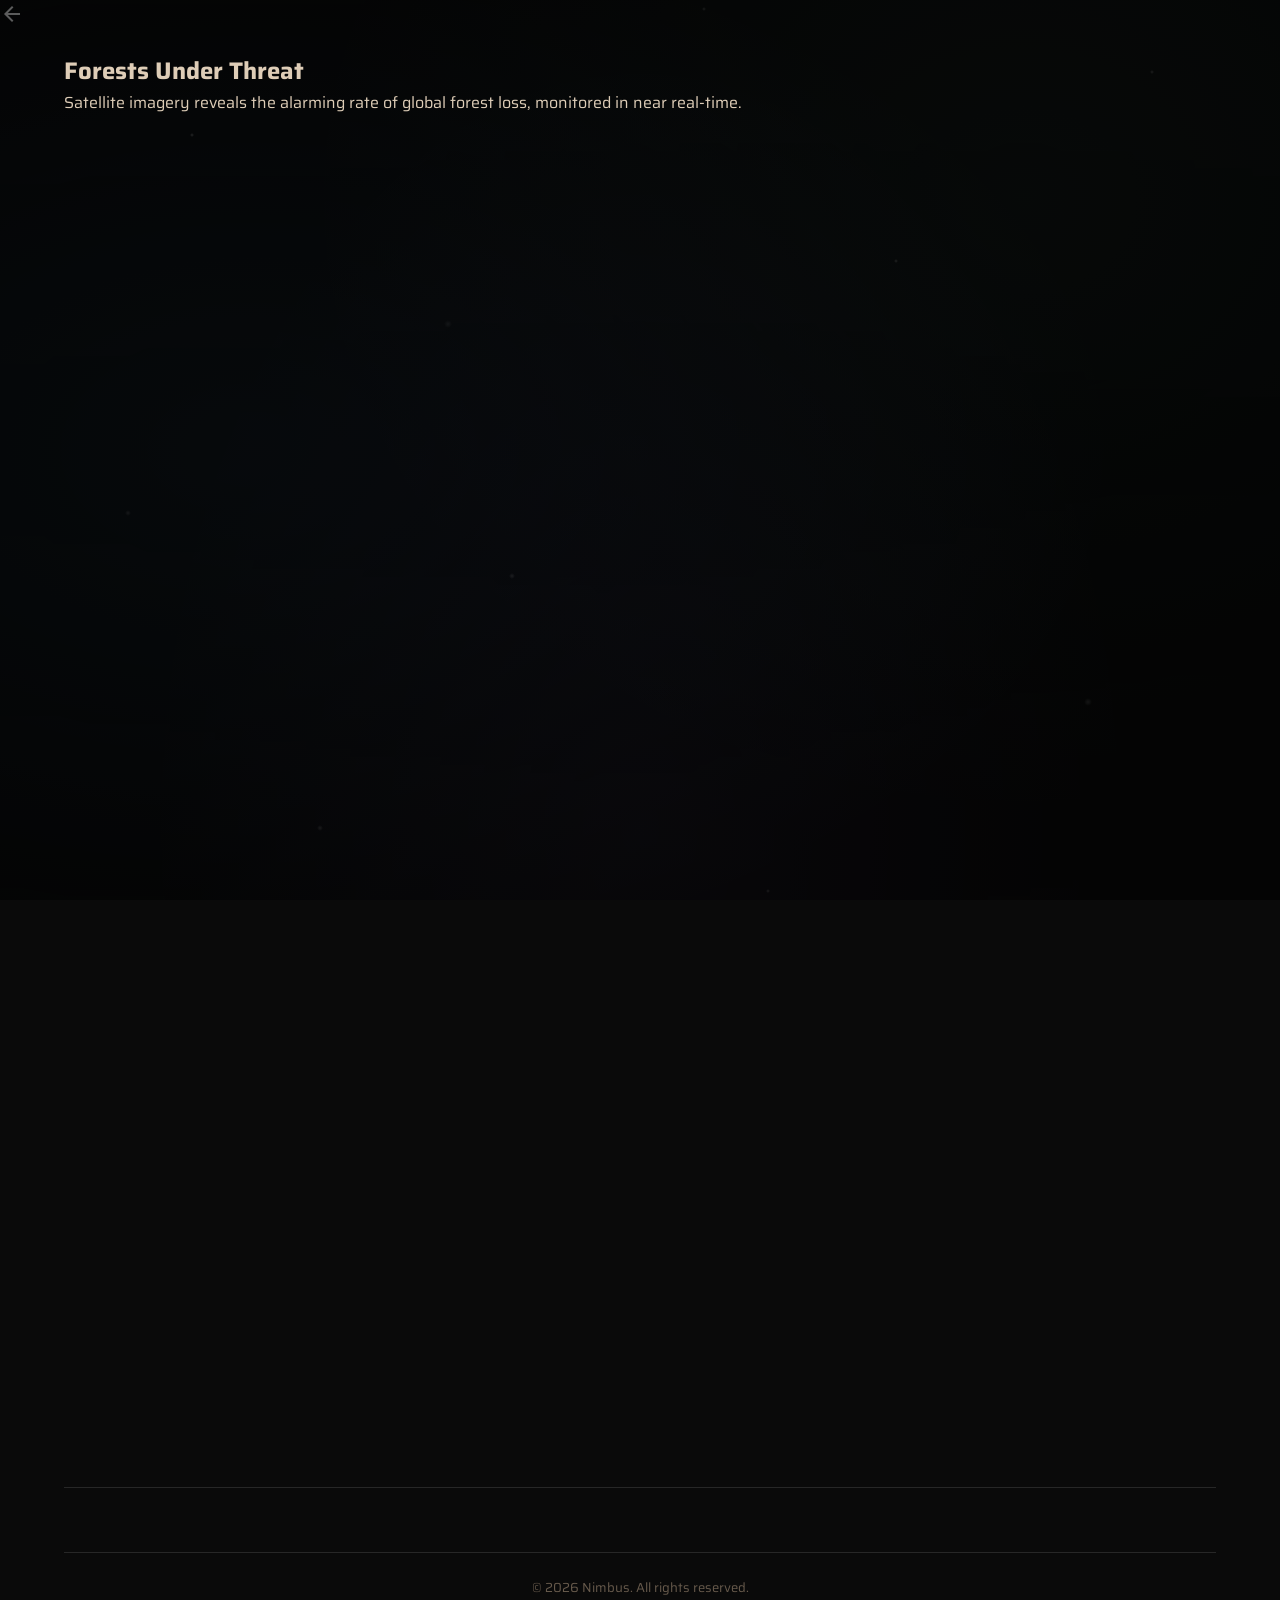
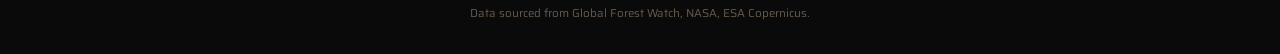
<file: deforestation.html>
<!DOCTYPE html>
<html lang="en">

<head>
    <meta charset="UTF-8">
    <meta name="viewport" content="width=device-width, initial-scale=1.0">
    <meta name="description"
        content="Nimbus — Deforestation Tracking: Satellite imagery reveals global forest loss in near real-time.">
    <title>Deforestation — Nimbus</title>

    <link rel="preconnect" href="https://fonts.googleapis.com">
    <link rel="preconnect" href="https://fonts.gstatic.com" crossorigin>
    <link
        href="https://fonts.googleapis.com/css2?family=Alfa+Slab+One&family=Saira:wght@300;400;500;600;700&display=swap"
        rel="stylesheet">
    <link href="https://fonts.googleapis.com/icon?family=Material+Icons" rel="stylesheet">

    <link rel="stylesheet" href="prototype1.css">
    <link rel="stylesheet" href="subpage.css">
</head>

<body>
    <!-- Parallax Background -->
    <div class="parallax-bg">
        <div class="parallax-bg-layer" id="bgLayer1" data-speed="0.15"
            style="background-image: url('https://api.time.com/wp-content/uploads/2014/09/california-wildfire-1.jpg'); background-size: cover; background-position: center;">
        </div>
        <div class="parallax-bg-layer" id="bgLayer2" data-speed="0.35"></div>
        <div class="parallax-bg-layer" id="bgLayer3" data-speed="0.55"></div>
    </div>

    <!-- Back Button -->
    <a href="prototype1.html" class="back-btn" aria-label="Back to home">
        <span class="material-icons">arrow_back</span>
    </a>

    <!-- Main Content -->
    <main class="main-content subpage">

        <!-- Page Header -->
        <section class="subpage-hero">
            <span class="material-icons subpage-icon">forest</span>
            <h1 class="subpage-title">Forests Under Threat</h1>
            <p class="subpage-subtitle">Satellite imagery reveals the alarming rate of global forest loss, monitored in
                near real-time.</p>
        </section>

        <!-- Key Stats -->
        <section class="content-section parallax-section" data-speed="0.92">
            <div class="section-label">
                <span class="material-icons">bar_chart</span>
                <h2>Key Statistics</h2>
            </div>
            <div class="card-row">
                <div class="surface-card">
                    <div class="card-top">
                        <span class="material-icons card-icon">content_cut</span>
                        <span class="card-tag">Annual Loss</span>
                    </div>
                    <div class="card-value">4.7M ha</div>
                    <p class="card-desc">Primary forest lost every year — an area the size of Denmark.</p>
                    <div class="trend-badge trend-down">↓ 10% vs 2020</div>
                </div>
                <div class="surface-card">
                    <div class="card-top">
                        <span class="material-icons card-icon">local_fire_department</span>
                        <span class="card-tag">Wildfires</span>
                    </div>
                    <div class="card-value">30%</div>
                    <p class="card-desc">Of all tree cover loss is caused by wildfires, rising each year.</p>
                    <div class="trend-badge trend-up">↑ 5% increase</div>
                </div>
                <div class="surface-card">
                    <div class="card-top">
                        <span class="material-icons card-icon">public</span>
                        <span class="card-tag">Global Cover</span>
                    </div>
                    <div class="card-value">31%</div>
                    <p class="card-desc">Of Earth's land is still forested — down from 32.5% in 1990.</p>
                    <div class="trend-badge trend-down">↓ Was 32.5% in 1990</div>
                </div>
            </div>
        </section>

        <!-- Hotspot Map -->
        <section class="content-section parallax-section" data-speed="0.88">
            <div class="section-label">
                <span class="material-icons">map</span>
                <h2>Global Forest Loss Hotspots</h2>
            </div>
            <div class="detail-card surface-card">
                <div class="hotspot-grid">
                    <div class="hotspot-item">
                        <span class="hotspot-dot critical"></span>
                        <div class="hotspot-info">
                            <strong>Amazon Basin</strong>
                            <span>1.5M ha/yr lost</span>
                            <p>The lungs of the planet — suffering from agricultural expansion and illegal logging.</p>
                        </div>
                    </div>
                    <div class="hotspot-item">
                        <span class="hotspot-dot critical"></span>
                        <div class="hotspot-info">
                            <strong>Southeast Asia</strong>
                            <span>1.2M ha/yr lost</span>
                            <p>Palm oil and rubber plantations driving massive canopy loss in Indonesia and Malaysia.
                            </p>
                        </div>
                    </div>
                    <div class="hotspot-item">
                        <span class="hotspot-dot warning"></span>
                        <div class="hotspot-info">
                            <strong>Congo Basin</strong>
                            <span>0.5M ha/yr lost</span>
                            <p>Africa's largest rainforest faces growing pressure from mining and subsistence farming.
                            </p>
                        </div>
                    </div>
                    <div class="hotspot-item">
                        <span class="hotspot-dot warning"></span>
                        <div class="hotspot-info">
                            <strong>Boreal Forests</strong>
                            <span>0.8M ha/yr lost</span>
                            <p>Wildfire frequency increasing due to climate change across Canada and Siberia.</p>
                        </div>
                    </div>
                </div>
                <div class="legend-row">
                    <span class="legend-item"><span class="hotspot-dot critical small"></span> Critical Loss</span>
                    <span class="legend-item"><span class="hotspot-dot warning small"></span> Moderate Loss</span>
                    <span class="legend-item"><span class="hotspot-dot safe small"></span> Stable</span>
                </div>
            </div>
        </section>

        <!-- Satellite Monitoring -->
        <section class="content-section parallax-section" data-speed="0.85">
            <div class="section-label">
                <span class="material-icons">satellite_alt</span>
                <h2>Satellite Monitoring</h2>
            </div>
            <div class="detail-card surface-card">
                <div class="detail-header">
                    <div class="detail-value">50+ Satellites</div>
                    <span class="status-badge status-active">Monitoring Live</span>
                </div>
                <p class="detail-desc">Landsat, Sentinel, and MODIS satellites provide continuous forest monitoring —
                    detecting canopy changes as small as 30m resolution every 5 days.</p>
            </div>
        </section>

        <!-- Footer -->
        <footer class="footer">
            <div class="footer-bottom">
                <p>© 2026 Nimbus. All rights reserved.</p>
                <p class="footer-sub">Data sourced from Global Forest Watch, NASA, ESA Copernicus.</p>
            </div>
        </footer>

    </main>

    <script src="prototype1.js"></script>
</body>

</html>
</file>
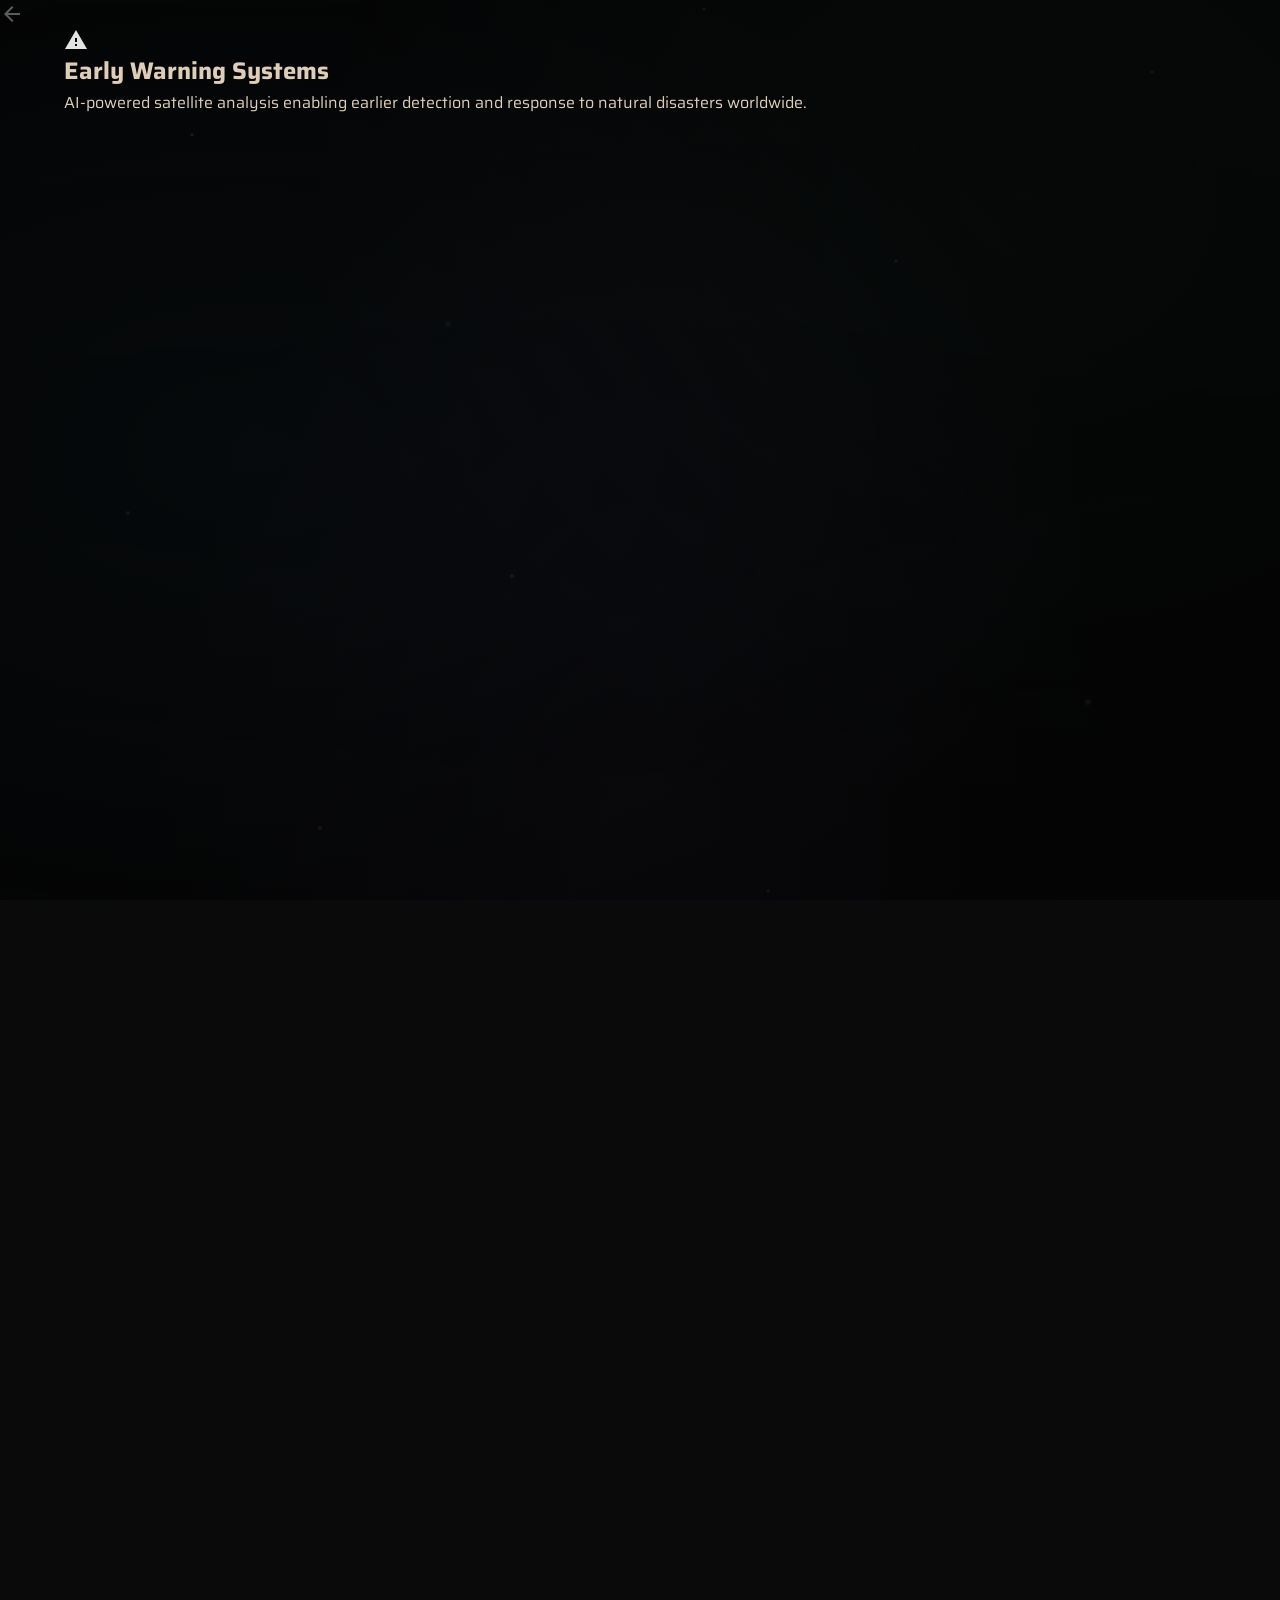
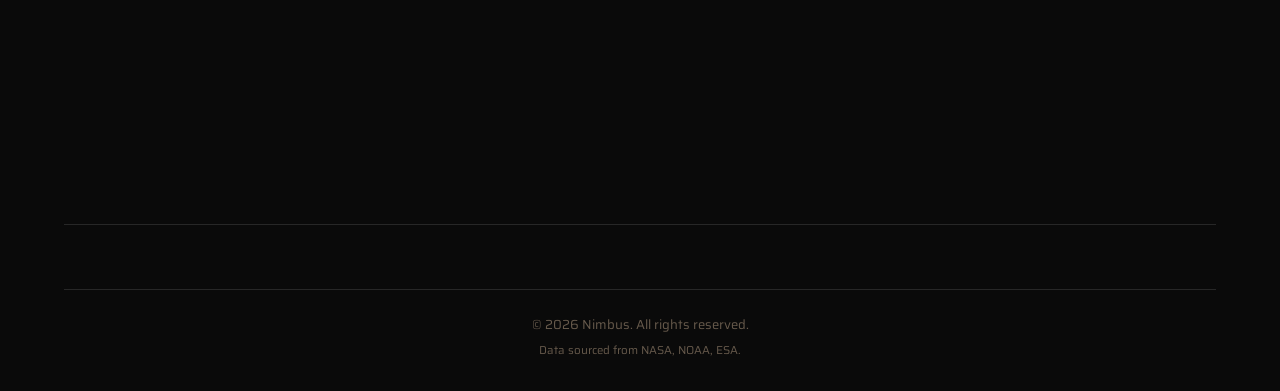
<file: disaster.html>
<!DOCTYPE html>
<html lang="en">

<head>
    <meta charset="UTF-8">
    <meta name="viewport" content="width=device-width, initial-scale=1.0">
    <meta name="description"
        content="Nimbus — Disaster Prediction: AI-powered early warning systems enabled by satellite analysis.">
    <title>Disaster Prediction — Nimbus</title>

    <link rel="preconnect" href="https://fonts.googleapis.com">
    <link rel="preconnect" href="https://fonts.gstatic.com" crossorigin>
    <link
        href="https://fonts.googleapis.com/css2?family=Alfa+Slab+One&family=Saira:wght@300;400;500;600;700&display=swap"
        rel="stylesheet">
    <link href="https://fonts.googleapis.com/icon?family=Material+Icons" rel="stylesheet">

    <link rel="stylesheet" href="prototype1.css">
    <link rel="stylesheet" href="subpage.css">
</head>

<body>
    <!-- Parallax Background -->
    <div class="parallax-bg">
        <div class="parallax-bg-layer" id="bgLayer1" data-speed="0.15"
            style="background-image: url('https://www.preventionweb.net/sites/default/files/styles/landscape_16_9/public/2023-11/rsz_credit_gregg_jaden_calgary_flood_destroyed_high_way_bridge_in_2013-min.jpg?itok=NAIfSZgG'); background-size: cover; background-position: center;">
        </div>
        <div class="parallax-bg-layer" id="bgLayer2" data-speed="0.35"></div>
        <div class="parallax-bg-layer" id="bgLayer3" data-speed="0.55"></div>
    </div>

    <!-- Back Button -->
    <a href="prototype1.html" class="back-btn" aria-label="Back to home">
        <span class="material-icons">arrow_back</span>
    </a>

    <!-- Main Content -->
    <main class="main-content subpage">

        <!-- Page Header -->
        <section class="subpage-hero">
            <span class="material-icons subpage-icon">warning</span>
            <h1 class="subpage-title">Early Warning Systems</h1>
            <p class="subpage-subtitle">AI-powered satellite analysis enabling earlier detection and response to natural
                disasters worldwide.</p>
        </section>

        <!-- Live Alert Feed -->
        <section class="content-section parallax-section" data-speed="0.92">
            <div class="section-label">
                <span class="material-icons" style="color: var(--accent-red) !important;">notifications_active</span>
                <h2>Live Alert Feed</h2>
                <span class="live-dot">● LIVE</span>
            </div>
            <div class="detail-card surface-card">
                <div class="alert-list">
                    <div class="alert-row alert-high">
                        <span class="alert-icon-sub">🌋</span>
                        <div class="alert-info-sub">
                            <strong>Volcanic Activity Detected</strong>
                            <span>Mount Etna, Italy — Thermal anomaly</span>
                        </div>
                        <span class="alert-time-sub">2 min ago</span>
                        <span class="alert-badge high">HIGH</span>
                    </div>
                    <div class="alert-row alert-medium">
                        <span class="alert-icon-sub">🌊</span>
                        <div class="alert-info-sub">
                            <strong>Flood Warning</strong>
                            <span>Bangladesh — Rising water levels</span>
                        </div>
                        <span class="alert-time-sub">18 min ago</span>
                        <span class="alert-badge medium">MEDIUM</span>
                    </div>
                    <div class="alert-row alert-high">
                        <span class="alert-icon-sub">🌀</span>
                        <div class="alert-info-sub">
                            <strong>Cyclone Tracking</strong>
                            <span>Bay of Bengal — Cat 3, 185 km/h</span>
                        </div>
                        <span class="alert-time-sub">45 min ago</span>
                        <span class="alert-badge high">HIGH</span>
                    </div>
                    <div class="alert-row alert-low">
                        <span class="alert-icon-sub">🔥</span>
                        <div class="alert-info-sub">
                            <strong>Wildfire Watch</strong>
                            <span>California, USA — Contained</span>
                        </div>
                        <span class="alert-time-sub">1 hr ago</span>
                        <span class="alert-badge low">LOW</span>
                    </div>
                </div>
            </div>
        </section>

        <!-- Disaster Types -->
        <section class="content-section parallax-section" data-speed="0.88">
            <div class="section-label">
                <span class="material-icons">category</span>
                <h2>Disaster Tracking</h2>
            </div>
            <div class="card-row">
                <!-- Earthquakes -->
                <div class="surface-card">
                    <div class="card-top">
                        <span class="material-icons card-icon">earthquake</span>
                        <span class="card-tag">Seismic</span>
                    </div>
                    <div class="card-value">147</div>
                    <p class="card-desc">Significant earthquakes detected globally in the past 30 days.</p>
                    <div class="metric-row">
                        <div class="metric-item">
                            <span class="metric-val">5.2+</span>
                            <span class="metric-lbl">Avg Magnitude</span>
                        </div>
                    </div>
                    <div class="risk-bar-sub">
                        <span class="risk-label-sub">Risk Level</span>
                        <div class="risk-track">
                            <div class="risk-fill-sub" style="width: 65%"></div>
                        </div>
                        <span class="risk-text-sub">Moderate</span>
                    </div>
                </div>

                <!-- Flooding -->
                <div class="surface-card">
                    <div class="card-top">
                        <span class="material-icons card-icon">flood</span>
                        <span class="card-tag">Flooding</span>
                    </div>
                    <div class="card-value">89</div>
                    <p class="card-desc">Active flood warnings across 23 countries worldwide.</p>
                    <div class="metric-row">
                        <div class="metric-item">
                            <span class="metric-val">23</span>
                            <span class="metric-lbl">Countries Affected</span>
                        </div>
                    </div>
                    <div class="risk-bar-sub">
                        <span class="risk-label-sub">Risk Level</span>
                        <div class="risk-track">
                            <div class="risk-fill-sub risk-high" style="width: 78%"></div>
                        </div>
                        <span class="risk-text-sub">High</span>
                    </div>
                </div>

                <!-- Hurricanes -->
                <div class="surface-card">
                    <div class="card-top">
                        <span class="material-icons card-icon">cyclone</span>
                        <span class="card-tag">Storms</span>
                    </div>
                    <div class="card-value">12</div>
                    <p class="card-desc">Active tropical storms and cyclones currently being tracked.</p>
                    <div class="metric-row">
                        <div class="metric-item">
                            <span class="metric-val">Cat 3</span>
                            <span class="metric-lbl">Max Intensity</span>
                        </div>
                    </div>
                    <div class="risk-bar-sub">
                        <span class="risk-label-sub">Risk Level</span>
                        <div class="risk-track">
                            <div class="risk-fill-sub" style="width: 45%"></div>
                        </div>
                        <span class="risk-text-sub">Moderate</span>
                    </div>
                </div>
            </div>
        </section>

        <!-- Satellite Capabilities -->
        <section class="content-section parallax-section" data-speed="0.85">
            <div class="section-label">
                <span class="material-icons">satellite_alt</span>
                <h2>Satellite Capabilities</h2>
            </div>
            <div class="card-row card-row--4">
                <div class="surface-card capability-card">
                    <span class="cap-emoji">🛰️</span>
                    <h3>SAR Imaging</h3>
                    <p class="card-desc">Synthetic Aperture Radar penetrates clouds to detect surface changes day or
                        night.</p>
                </div>
                <div class="surface-card capability-card">
                    <span class="cap-emoji">🤖</span>
                    <h3>AI Analysis</h3>
                    <p class="card-desc">Machine learning models process satellite imagery for rapid anomaly detection.
                    </p>
                </div>
                <div class="surface-card capability-card">
                    <span class="cap-emoji">⏱️</span>
                    <h3>Early Warnings</h3>
                    <p class="card-desc">Alerts generated minutes after detection, enabling faster evacuations.</p>
                </div>
                <div class="surface-card capability-card">
                    <span class="cap-emoji">🌐</span>
                    <h3>Global Coverage</h3>
                    <p class="card-desc">Constellation of satellites providing 24/7 monitoring of every continent.</p>
                </div>
            </div>
        </section>

        <!-- Footer -->
        <footer class="footer">
            <div class="footer-bottom">
                <p>© 2026 Nimbus. All rights reserved.</p>
                <p class="footer-sub">Data sourced from NASA, NOAA, ESA.</p>
            </div>
        </footer>

    </main>

    <script src="prototype1.js"></script>
</body>

</html>
</file>
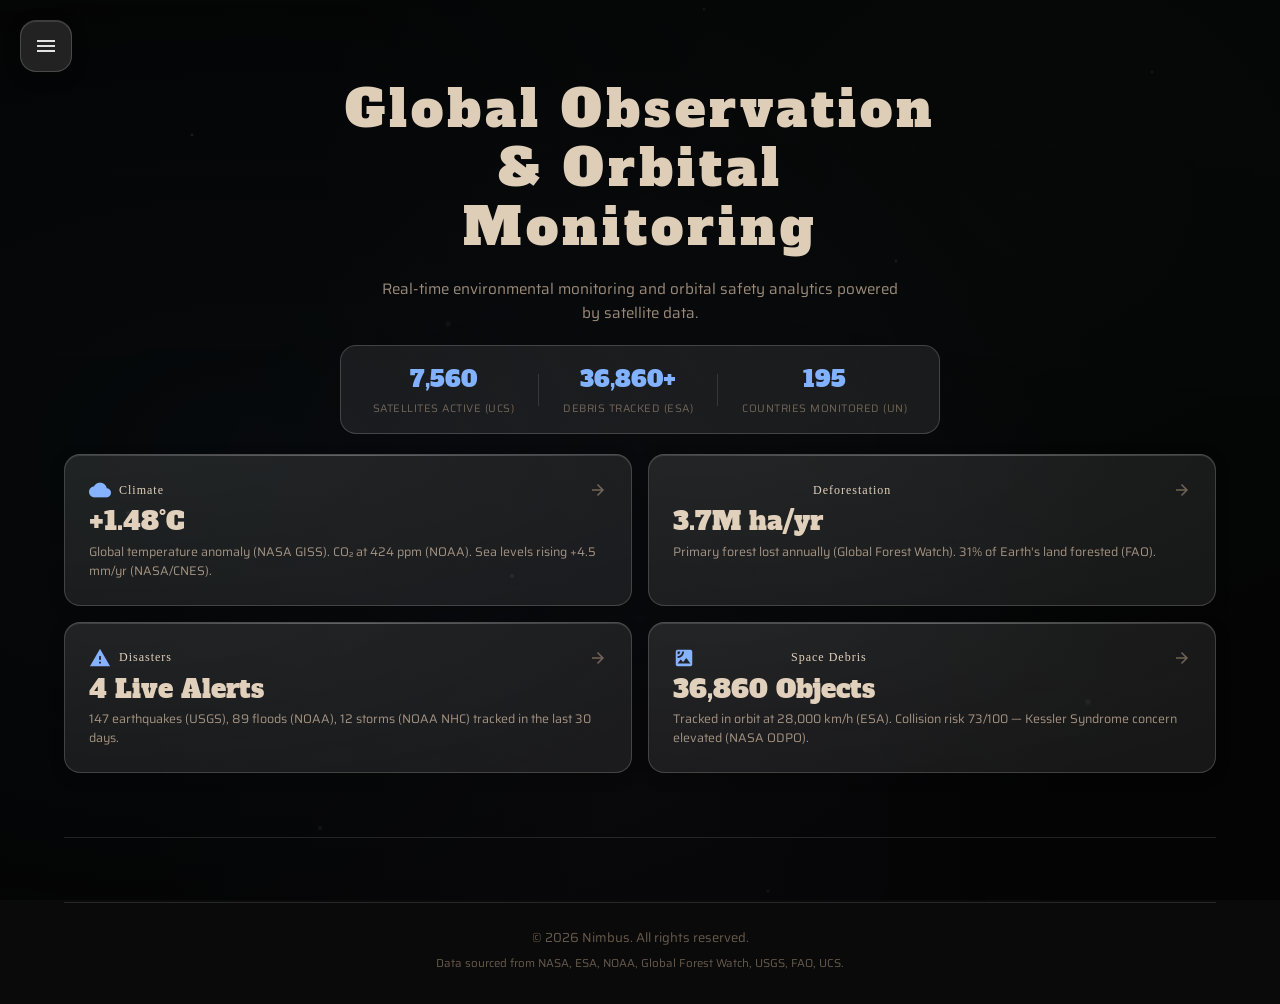
<file: prototype1.html>
<!DOCTYPE html>
<html lang="en">

<head>
    <meta charset="UTF-8">
    <meta name="viewport" content="width=device-width, initial-scale=1.0">
    <meta name="description"
        content="Nimbus — Monitoring Earth's climate, tracking deforestation, predicting disasters, and reducing space debris.">
    <title>Nimbus</title>
    <link rel="preconnect" href="https://fonts.googleapis.com">
    <link rel="preconnect" href="https://fonts.gstatic.com" crossorigin>
    <link
        href="https://fonts.googleapis.com/css2?family=Alfa+Slab+One&family=Saira:wght@300;400;500;600;700&display=swap"
        rel="stylesheet">
    <link href="https://fonts.googleapis.com/icon?family=Material+Icons" rel="stylesheet">
    <link rel="stylesheet" href="prototype1.css">
    <link rel="stylesheet" href="subpage.css">
</head>

<body>

    <!-- ========== PARALLAX BACKGROUND LAYERS ========== -->
    <div class="parallax-bg">
        <div class="parallax-bg-layer" id="bgLayer1" data-speed="0.15"></div>
        <div class="parallax-bg-layer" id="bgLayer2" data-speed="0.35"></div>
        <div class="parallax-bg-layer" id="bgLayer3" data-speed="0.55"></div>
    </div>

    <!-- ========== MENU TOGGLE ========== -->
    <button class="menu-toggle" id="menuToggle" aria-label="Open menu">
        <span class="material-icons">menu</span>
    </button>

    <!-- Side Drawer -->
    <div class="side-drawer" id="sideDrawer">
        <div class="drawer-header">
            <span class="drawer-title">Menu</span>
            <button class="drawer-close" id="drawerClose" aria-label="Close menu"><span
                    class="material-icons">close</span></button>
        </div>
        <nav class="drawer-nav">
            <a href="#" class="drawer-link active" data-view="home"><span
                    class="material-icons">home</span><span>Home</span></a>
            <a href="#" class="drawer-link" data-view="weather"><span
                    class="material-icons">cloud</span><span>Weather</span></a>
            <a href="#" class="drawer-link" data-view="deforestation"><span
                    class="material-icons">forest</span><span>Deforestation</span></a>
            <a href="#" class="drawer-link" data-view="disaster"><span
                    class="material-icons">warning</span><span>Disaster Prediction</span></a>
            <a href="#" class="drawer-link" data-view="spacedebris"><span
                    class="material-icons">satellite_alt</span><span>Space Debris</span></a>
        </nav>
        <div class="drawer-divider"></div>
        <button class="drawer-link add-profile-btn" id="addProfileBtn"><span
                class="material-icons">person_add</span><span>Add Profile</span></button>
    </div>
    <div class="drawer-overlay" id="drawerOverlay"></div>

    <!-- ========== ADD PROFILE MODAL ========== -->
    <div class="modal-overlay" id="modalOverlay">
        <div class="modal" id="profileModal">
            <div class="modal-header">
                <h3>Add Profile</h3>
                <button class="modal-close" id="modalClose" aria-label="Close modal"><span
                        class="material-icons">close</span></button>
            </div>
            <div class="modal-body">
                <p>Enter your location to get personalized data.</p>
                <div class="input-group">
                    <span class="material-icons input-icon">location_on</span>
                    <input type="text" id="locationInput" placeholder="Enter your city or region" autocomplete="off">
                </div>
            </div>
            <div class="modal-footer">
                <button class="btn btn-secondary" id="modalCancel">Cancel</button>
                <button class="btn btn-primary" id="modalEnter"><span class="material-icons">arrow_forward</span>
                    Enter</button>
            </div>
        </div>
    </div>

    <!-- ========== MAIN CONTENT ========== -->
    <main class="main-content">

        <!-- ==================== VIEW: HOME ==================== -->
        <div class="view active" id="view-home">
            <section class="home-hero">
                <h1 class="site-title parallax-layer" data-speed="0.3">Global Observation & Orbital Monitoring</h1>
                <p class="home-subtitle">Real-time environmental monitoring and orbital safety analytics powered by
                    satellite data.</p>
                <div class="home-stats">
                    <div class="home-stat"><span class="home-stat-num">7,560</span><span
                            class="home-stat-lbl">Satellites Active (UCS)</span></div>
                    <div class="home-stat-divider"></div>
                    <div class="home-stat"><span class="home-stat-num">36,860+</span><span class="home-stat-lbl">Debris
                            Tracked (ESA)</span></div>
                    <div class="home-stat-divider"></div>
                    <div class="home-stat"><span class="home-stat-num">195</span><span class="home-stat-lbl">Countries
                            Monitored (UN)</span></div>
                </div>
            </section>
            <section class="home-grid-section">
                <div class="home-grid">
                    <a href="#" class="home-card surface-card" data-view="weather">
                        <div class="home-card-header"><span class="material-icons home-card-icon">cloud</span><span
                                class="home-card-title">Climate</span><span
                                class="material-icons home-card-arrow">arrow_forward</span></div>
                        <div class="home-card-stat">+1.48°C</div>
                        <p class="home-card-desc">Global temperature anomaly (NASA GISS). CO₂ at 424 ppm (NOAA). Sea
                            levels rising +4.5 mm/yr (NASA/CNES).</p>
                    </a>
                    <a href="#" class="home-card surface-card" data-view="deforestation">
                        <div class="home-card-header"><span class="material-icons home-card-icon">forest</span><span
                                class="home-card-title">Deforestation</span><span
                                class="material-icons home-card-arrow">arrow_forward</span></div>
                        <div class="home-card-stat">3.7M ha/yr</div>
                        <p class="home-card-desc">Primary forest lost annually (Global Forest Watch). 31% of Earth's
                            land forested (FAO).</p>
                    </a>
                    <a href="#" class="home-card surface-card" data-view="disaster">
                        <div class="home-card-header"><span class="material-icons home-card-icon">warning</span><span
                                class="home-card-title">Disasters</span><span
                                class="material-icons home-card-arrow">arrow_forward</span></div>
                        <div class="home-card-stat">4 Live Alerts</div>
                        <p class="home-card-desc">147 earthquakes (USGS), 89 floods (NOAA), 12 storms (NOAA NHC)
                            tracked in the last 30 days.</p>
                    </a>
                    <a href="#" class="home-card surface-card" data-view="spacedebris">
                        <div class="home-card-header"><span
                                class="material-icons home-card-icon">satellite_alt</span><span
                                class="home-card-title">Space Debris</span><span
                                class="material-icons home-card-arrow">arrow_forward</span></div>
                        <div class="home-card-stat">36,860 Objects</div>
                        <p class="home-card-desc">Tracked in orbit at 28,000 km/h (ESA). Collision risk 73/100 —
                            Kessler Syndrome concern elevated (NASA ODPO).</p>
                    </a>
                </div>
            </section>
            <footer class="footer">
                <div class="footer-bottom">
                    <p>© 2026 Nimbus. All rights reserved.</p>
                    <p class="footer-sub">Data sourced from NASA, ESA, NOAA, Global Forest Watch, USGS, FAO, UCS.</p>
                </div>
            </footer>
        </div>


        <!-- ==================== VIEW: WEATHER / CLIMATE DASHBOARD ==================== -->
        <div class="view" id="view-weather"
            data-bg="https://live-production.wcms.abc-cdn.net.au/1c1b19189df618469f87261ac15eace6?impolicy=wcms_crop_resize&cropH=1152&cropW=2048&xPos=0&yPos=383&width=862&height=485">
            <div class="dash-header">
                <a href="#" class="back-link" data-view="home"><span class="material-icons">arrow_back</span> Home</a>
                <div class="dash-title-row"><span class="material-icons dash-title-icon">cloud</span>
                    <h1 class="dash-title">Climate Dashboard</h1>
                </div>
            </div>
            <div class="dash-grid">
                <!-- Temperature -->
                <div class="dash-card dash-card--wide surface-card">
                    <div class="dash-card-top"><span class="material-icons">thermostat</span><span
                            class="dash-card-label">Global Temperature Anomaly</span><span
                            class="status-badge status-warning">⚠ Above Baseline</span></div>
                    <div class="dash-big-val">+1.48°C</div>
                    <p class="dash-card-sub">Above pre-industrial average, 1850–1900 (NASA GISS)</p>
                    <div class="chart-bars">
                        <div class="chart-col">
                            <div class="chart-fill" style="height:30%"></div><span class="chart-label">2018</span><span
                                class="chart-val">+0.91</span>
                        </div>
                        <div class="chart-col">
                            <div class="chart-fill" style="height:40%"></div><span class="chart-label">2019</span><span
                                class="chart-val">+1.00</span>
                        </div>
                        <div class="chart-col">
                            <div class="chart-fill" style="height:45%"></div><span class="chart-label">2020</span><span
                                class="chart-val">+1.05</span>
                        </div>
                        <div class="chart-col">
                            <div class="chart-fill" style="height:50%"></div><span class="chart-label">2021</span><span
                                class="chart-val">+1.11</span>
                        </div>
                        <div class="chart-col">
                            <div class="chart-fill" style="height:60%"></div><span class="chart-label">2022</span><span
                                class="chart-val">+1.20</span>
                        </div>
                        <div class="chart-col">
                            <div class="chart-fill" style="height:78%"></div><span class="chart-label">2023</span><span
                                class="chart-val">+1.35</span>
                        </div>
                        <div class="chart-col highlight">
                            <div class="chart-fill" style="height:90%"></div><span class="chart-label">2024</span><span
                                class="chart-val">+1.48</span>
                        </div>
                    </div>
                </div>
                <!-- Arctic Ice -->
                <div class="dash-card surface-card">
                    <div class="dash-card-top"><span class="material-icons">ac_unit</span><span
                            class="dash-card-label">Arctic Sea Ice</span><span class="status-badge status-danger">🔴
                            Declining</span></div>
                    <div class="dash-big-val">-13%<span class="dash-unit">/decade</span></div>
                    <div class="donut-wrap"><svg class="donut-chart" viewBox="0 0 120 120">
                            <circle cx="60" cy="60" r="50" stroke="rgba(255,255,255,0.06)" stroke-width="12"
                                fill="none" />
                            <circle cx="60" cy="60" r="50" stroke="var(--accent-primary)" stroke-width="12" fill="none"
                                stroke-dasharray="314" stroke-dashoffset="119" stroke-linecap="round"
                                transform="rotate(-90 60 60)" />
                        </svg>
                        <div class="donut-center"><span class="donut-num">62%</span><span class="donut-sub">Remaining
                                (NSIDC)</span></div>
                    </div>
                </div>
                <!-- CO2 -->
                <div class="dash-card surface-card">
                    <div class="dash-card-top"><span class="material-icons">air</span><span class="dash-card-label">CO₂
                            Concentration</span><span class="status-badge status-danger">🔴 Critical</span></div>
                    <div class="dash-big-val">424<span class="dash-unit">ppm</span></div>
                    <p class="dash-card-sub">Highest in 800,000 years (NOAA Mauna Loa)</p>
                    <div class="progress-track">
                        <div class="progress-labels"><span>280 ppm</span><span>450 ppm</span></div>
                        <div class="progress-rail">
                            <div class="progress-fill" style="width:85%"></div>
                        </div>
                    </div>
                </div>
                <!-- Sea Level -->
                <div class="dash-card surface-card">
                    <div class="dash-card-top"><span class="material-icons">waves</span><span
                            class="dash-card-label">Sea Level Rise</span><span class="status-badge status-warning">⚠
                            Rising</span></div>
                    <div class="dash-big-val">+4.5<span class="dash-unit">mm/yr</span></div>
                    <div class="dash-metrics">
                        <div class="dash-metric"><span class="dm-num">+110mm</span><span class="dm-lbl">Since 1993
                                (NASA)</span></div>
                        <div class="dash-metric"><span class="dm-num">+230mm</span><span class="dm-lbl">Since
                                1880</span></div>
                    </div>
                </div>
                <!-- INDIA CLIMATE MAP -->
                <div class="dash-card dash-card--full surface-card">
                    <div class="dash-card-top"><span class="material-icons">map</span><span
                            class="dash-card-label">India — State-wise Climate Overview</span><span
                            class="status-badge status-active">● Live (IMD)</span></div>
                    <div class="india-map-wrap" id="climateMap">
                        <svg viewBox="0 0 600 680" class="india-map-svg">
                            <g class="states-group">
            <path class="state" data-region="central" data-name="Andaman and Nicobar" d="M524.5,672.3 L524.5,672.3 Z M523.1,664.5 L523.1,664.5 Z M525.7,663.8 L527.8,669.1 L526.8,673.1 L525.3,674.4 L523.6,669.9 L522,668.9 L521.8,666.3 L525.7,663.8 Z M525.7,662.7 L525.7,662.7 Z M522,660.6 L522,660.6 Z M524.1,660.2 L524.1,660.2 Z M522.5,660 L522.5,660 Z M523,659.3 L523.8,661.1 L521.7,663.7 L521.3,660.9 L523,659.3 Z M521.6,658.6 L521.6,658.6 Z M521.4,658.6 L521.4,658.6 Z M519.5,657.5 L519.5,657.5 Z M515.4,649.1 L515.4,649.1 Z M515.4,649 L515.4,649 Z M516.2,646.6 L517.9,649.9 L514.9,648.6 L516.2,646.6 Z M519.6,646.5 L520.2,648.7 L518.8,647.4 L519.6,646.5 Z M520.2,644.3 L520.5,646.3 L520.2,644.3 Z M519.2,642 L519.7,646.3 L518.7,647.2 L519.3,645.4 L518.3,646 L517.7,643.3 L519.2,642 Z M513.3,641.3 L513.3,642.3 L513.3,641.3 Z M511,639.3 L512.5,642.8 L510.2,641.2 L511,639.3 Z M521.7,638.4 L521.7,638.4 Z M521.4,638.4 L521.4,638.4 Z M509.4,636.7 L509.4,636.7 Z M520.9,636.5 L520.9,636.5 Z M521,634.5 L521.1,637.8 L521,634.5 Z M520.9,634.3 L520.9,634.3 Z M505.6,629.1 L505.6,629.1 Z M504.3,622.6 L504.3,622.6 Z M504.5,622.5 L504.5,622.5 Z M504.7,622.4 L504.7,622.4 Z M504.2,619.8 L505.5,620.6 L505,622.1 L503,622.4 L502.8,620.5 L504.2,619.8 Z M498.6,583.5 L500.1,586 L499.7,590.5 L498.6,592 L496,591.6 L495.8,586.1 L498.6,583.5 Z M500.5,582.6 L500.5,582.6 Z M492.7,581.7 L492.7,581.7 Z M501.6,581.7 L501.6,581.7 Z M502.9,578.1 L502.9,578.1 Z M503,578 L503,578 Z M501.9,577.3 L501.9,577.3 Z M502.5,574.9 L502.1,576 L502.5,574.9 Z M502.4,574.5 L502.4,574.5 Z M502.8,574.4 L502.8,574.4 Z M499.3,572.7 L499.3,572.7 Z M499.5,572.7 L499.5,572.7 Z M501.8,570.6 L501.8,570.6 Z M500.6,570.2 L500.6,570.2 Z M501.2,570 L501.2,570 Z M501.2,570.1 L502.2,573.2 L500.3,573.7 L501.2,570.1 Z M493.7,570 L493.7,570 Z M500.4,569.6 L500.4,569.6 Z M499.5,569.5 L499.5,569.5 Z M500.9,569.4 L500.9,569.4 Z M500.5,569 L500.5,569 Z M499.8,569 L499.8,569 Z M499.7,568.8 L499.7,568.8 Z M500.3,569.4 L500.3,569.4 Z M499.9,568.5 L499.9,568.5 Z M500.6,568.4 L500.6,568.4 Z M492.6,568.3 L493.6,569.8 L492.5,569.7 L492.6,568.3 Z M499.1,568.1 L498.9,569.1 L499.1,568.1 Z M502.4,566.7 L502.4,566.7 Z M503.6,566.6 L503.6,566.6 Z M502.9,566.2 L502.9,566.2 Z M499.3,565.5 L499.3,565.5 Z M510.2,564.2 L510.2,564.2 Z M508.9,562.8 L509.9,563 L508.9,562.8 Z M500.3,561.4 L500.3,561.4 Z M499.6,560.5 L499.6,560.5 Z M503,560.4 L503,560.4 Z M503.2,560.1 L503.2,560.1 Z M503.4,560 L503.4,560 Z M500.3,559.9 L500.3,560.9 L500.3,559.9 Z M500,559.9 L500,559.9 Z M503.9,559 L503.9,559 Z M507.9,558.6 L509.3,561.9 L507,559.4 L507.9,558.6 Z M507.9,558 L507.9,558 Z M508.3,557 L508.3,558.4 L508.3,557 Z M508.4,556.9 L508.4,556.9 Z M503.2,556.8 L503.2,556.8 Z M507.4,556.8 L507.4,556.8 Z M500.9,556.9 L500.9,556.9 Z M501,556.8 L501,556.8 Z M510.5,556.3 L510.5,556.3 Z M510.9,556.1 L510.9,556.1 Z M505.3,556.1 L505.3,556.1 Z M509,555.9 L509.4,558.4 L507.6,556.2 L509,555.9 Z M503.6,555.4 L503.6,555.4 Z M502.8,555.4 L502.8,555.4 Z M503,555.2 L503,555.2 Z M509.9,554.7 L510,557.5 L509.9,554.7 Z M502,554.6 L502,554.6 Z M508.9,554.4 L508.9,554.4 Z M507.2,554.4 L507.2,554.4 Z M502.4,554.2 L504.1,558.3 L502,563.3 L503.3,560.9 L504.2,561.5 L503.5,565.9 L501.7,566.9 L503.5,566.7 L502.6,570.8 L500.7,568.9 L501.2,567.3 L498.6,562.7 L499.6,560.5 L500.6,562.2 L500.8,557.1 L502.4,554.2 Z M503,554 L503.7,555.4 L503,554 Z M506,553.9 L506,553.9 Z M505.8,554.2 L505.8,554.2 Z M502.4,554 L502.4,554 Z M506.5,553.7 L506,554.8 L506.5,553.7 Z M510.1,553.6 L510.5,554.9 L510.1,553.6 Z M506.5,553.6 L506.5,553.6 Z M503.1,553.4 L503.1,553.4 Z M509.1,553.2 L509.1,553.2 Z M503.4,553 L503.1,553.9 L503.4,553 Z M503.1,553.1 L503.1,553.1 Z M503.7,553.4 L503.7,553.4 Z M503.5,552.9 L503.5,552.9 Z M503.8,552.9 L503.8,552.9 Z M506,552.9 L506,552.9 Z M502.6,552.9 L502.6,554.3 L502.6,552.9 Z M503.7,552.8 L503.7,552.8 Z M507.3,553.2 L506.9,554.3 L507.3,553.2 Z M503.9,552.5 L506.2,553.5 L503.7,558 L503.9,552.5 Z M510,552.4 L510,552.4 Z M525.6,552.3 L526.4,554.2 L525.3,554 L525.6,552.3 Z M506.7,552.1 L506.7,552.1 Z M506.6,551.9 L506.6,551.9 Z M506.7,551.9 L506.7,551.9 Z M506.4,550.8 L506.4,550.8 Z M505.5,550.4 L506.1,551.1 L505.5,550.4 Z M506.4,550.4 L506.4,550.4 Z M506.2,550.3 L506.2,550.3 Z M505.7,550.1 L505.7,550.1 Z M506.5,550.1 L506.5,550.1 Z M505.1,550 L505.1,550 Z M507.6,550.3 L506.8,551.4 L507.6,550.3 Z M505.9,549.6 L505.9,549.6 Z M502,547.5 L502,547.5 Z M502.4,545.4 L502.4,545.4 Z M503,543.9 L503,543.9 Z M502.9,543.2 L502.9,543.2 Z M502.9,542.9 L502.9,542.9 Z M501.5,542.5 L501.5,542.5 Z M502.7,542.4 L502.7,542.4 Z M502.9,542.6 L502.9,542.6 Z M502.7,541.9 L502.7,541.9 Z M502.7,541.8 L502.7,541.8 Z M502.7,541.7 L502.7,541.7 Z M502.6,541.2 L502.7,543.6 L502.6,541.2 Z M502.9,541 L502.9,541 Z M503,540.6 L503,540.6 Z M503,540.4 L503,540.4 Z M504,540.4 L504,540.4 Z M503.7,540.6 L503.7,540.6 Z M503.6,540.1 L503.6,540.1 Z M504.1,539.8 L504.1,539.8 Z M506.3,539.6 L506.3,539.6 Z M503.5,539.3 L503.5,539.3 Z M505.7,539.3 L505.7,539.3 Z M504.3,539.4 L504.3,539.4 Z M506.7,539.2 L506.7,539.2 Z M503.8,539.2 L503.8,539.2 Z M507.2,539.2 L507.2,539.2 Z M503.7,539.1 L503.7,539.1 Z M506.4,539.3 L508.1,543.8 L507.8,548.5 L506.7,550.5 L505.1,548.5 L506.4,550.2 L504.2,549.1 L506.3,552.3 L502.8,552.8 L502.1,546 L503.5,544.6 L504.1,545.8 L504.2,544.6 L503,544.6 L502.9,541.2 L503.6,540.5 L504,541.6 L504.2,539.8 L506.4,539.3 Z M503.9,538.9 L503.9,538.9 Z M506,538.9 L506,538.9 Z M503.7,538.9 L503.7,538.9 Z M506.3,538.8 L506.3,538.8 Z M506.5,538.7 L506.5,538.7 Z M501.8,538.6 L501.8,538.6 Z M501.7,538.4 L501.7,538.4 Z M502.3,537.6 L501.7,542.2 L500.9,540 L502.3,537.6 Z M508.6,537.5 L507.5,538.7 L508.6,537.5 Z M508.2,537.5 L508.2,537.5 Z M506.7,537.4 L506.7,537.4 Z M507.5,537 L507.5,537 Z M507,536.9 L507,536.9 Z M506.8,536.5 L506.8,536.5 Z M507.1,536.3 L507.1,536.3 Z M506.8,536.1 L506.8,536.1 Z M503,535.3 L503,535.3 Z M502.8,535.3 L502.8,535.3 Z M504.3,533.7 L504.3,533.7 Z M509.7,532.6 L509.7,532.6 Z M508.8,531.2 L508.8,531.2 Z M510,530.8 L510,530.8 Z M508.9,530.2 L508.9,530.2 Z M507.8,530.1 L507.8,530.1 Z M508.8,530 L508.8,530 Z M509.2,529.9 L509.2,529.9 Z M510,529.4 L510,529.4 Z M510.2,529.4 L510.2,529.4 Z M509.7,529 L509.7,529 Z M505.7,528.3 L505.7,528.3 Z M504.7,528.2 L504.7,528.2 Z M510.4,528.3 L510.4,528.3 Z M509.9,528.1 L509.9,528.1 Z M510.5,527.9 L510.5,527.9 Z M505.3,527.7 L505.3,527.7 Z M534.4,527.2 L534.4,527.2 Z M505.9,526.2 L505.9,526.2 Z M506.8,526.1 L506.8,526.1 Z M506.6,525.6 L506.6,525.6 Z M505.9,525.6 L505.9,525.6 Z M508.6,525.2 L508.6,525.2 Z M509.6,525 L509.6,525 Z M509.1,524.8 L508.9,528 L509.9,528.5 L509,529.2 L510.3,530.1 L507.5,529.9 L509.8,531.4 L509.2,535.6 L508,537.1 L507.2,535.6 L506.3,536.2 L507.2,538 L506.1,537.8 L505.3,540.1 L504.2,537 L505.4,534.4 L505.3,528.6 L506.8,525.7 L509.1,524.8 Z M506.4,524.2 L506.4,524.2 Z M509.8,523.1 L509.8,523.1 Z M509,522.7 L509,522.7 Z M508.8,522.6 L509,523.7 L508,523.1 L508.8,522.6 Z M513,515.1 L513,516.1 L513,515.1 Z M515.9,514.4 L515.9,514.4 Z M516.3,512.7 L516.3,512.7 Z M515.9,512.1 L515.9,514.2 L515.9,512.1 Z M515.7,511.3 L515.7,511.3 Z M516,511.2 L516,511.2 Z M519.7,498.3 L519.7,498.3 Z M520.1,496.9 L520.1,496.9 Z M520.1,496.6 L520.1,496.6 Z M520.1,496.4 L520.1,496.4 Z M521.5,495.7 L520.9,497.2 L521.5,495.7 Z M521.7,495 L521.7,495 Z"/>
            <path class="state" data-region="south" data-name="Andhra Pradesh" d="M249.7,527.3 L249.7,527.3 Z M248.7,526.6 L248.7,526.6 Z M248.8,526.6 L248.8,526.6 Z M249.5,526 L249.5,526 Z M248,526 L248,526 Z M247.8,525.7 L247.8,525.7 Z M245.2,524.5 L245.2,524.5 Z M247.1,523.9 L247,525.5 L247.1,523.9 Z M246,523.3 L246,523.3 Z M246.2,523.1 L246.2,523.1 Z M246.2,522.6 L246.2,522.6 Z M245.3,489.2 L245.3,489.2 Z M248.4,482.5 L248.4,482.5 Z M265,476.8 L265,476.8 Z M260,475.2 L260,475.2 Z M260.1,475.1 L260.1,475.1 Z M260.1,474.8 L260.1,474.8 Z M259.8,474.6 L259.8,474.6 Z M275.4,463.8 L275.4,463.8 Z M275.3,463.8 L275.3,463.8 Z M291.2,459 L291.2,459 Z M290.1,456.7 L290.1,456.7 Z M290.8,455.9 L290.8,455.9 Z M291,455.9 L291,455.9 Z M291.1,455.7 L291.1,455.7 Z M291.5,455.7 L291.5,455.7 Z M291.5,455.7 L291.1,458.4 L290,456.5 L291.5,455.7 Z M308.6,437.2 L308.6,437.2 Z M311.3,434.7 L311.3,434.7 Z M311.4,434.7 L311.4,434.7 Z M310.6,434.1 L310.6,434.1 Z M290.8,455.9 L288.3,455.7 L290,456.5 L290.2,459.2 L291,459.2 L283.6,462.9 L279.1,464.8 L271.8,463.7 L269.1,466.5 L267.4,472.2 L263.7,477.5 L260.8,477.9 L260.4,475.1 L258,474.2 L252.8,475.9 L249.6,478.8 L245.7,486.6 L245,491.9 L245.3,497.5 L248.1,502.6 L246.6,513 L250.5,527.9 L247.1,521.5 L246.9,524 L246.2,521.9 L245.1,524.5 L249.4,527 L250.4,529.3 L248.8,527 L244.2,525.7 L244.8,526.8 L242.6,530.1 L238.4,531.4 L239.7,532.5 L238.9,533.1 L237.3,531.2 L235.5,532 L232.5,530.3 L231.3,530.8 L232.3,533.3 L230,535.3 L228.2,534.4 L226.8,537.3 L223.3,535.7 L222,535.9 L222.2,537 L221.2,535.5 L217.7,536.2 L215.9,537.9 L216.5,539.2 L214.5,544.3 L213.2,543.2 L212.6,545.9 L210.9,545.9 L207.3,544.4 L208.3,540.8 L210.4,539 L212.6,540.6 L212,538.1 L215,534 L215.1,531.7 L210.9,530.4 L211.3,524.7 L207.1,525.2 L206.6,523.2 L205,523.5 L205.5,518.7 L204.2,518 L202.3,519.4 L203,516.6 L201.6,517.7 L199.7,516.9 L199.9,518.5 L197.5,521.3 L196.3,520.4 L192.2,522.6 L191.7,519.1 L188.1,519 L187.8,517.8 L186.7,518.6 L186.7,517.3 L185.6,518.8 L186.4,520.9 L182.9,521.1 L182.4,519.6 L183.8,517.1 L180.8,512 L183.5,511.7 L183.5,514.3 L186,515.7 L189.4,514.9 L191.1,518.1 L191.8,516.2 L189.7,515 L191.1,513.2 L190.1,512.8 L193.2,512.2 L193.2,509.8 L190.9,508.4 L190.9,511.3 L188.8,508.2 L186.1,508.1 L185.2,510.8 L181.8,510.2 L180.7,506.9 L182.5,505 L180.4,505.2 L178.2,502.4 L180.3,494.9 L178.2,494.2 L178.4,492.3 L184.7,493.5 L186.2,490.9 L185.5,488.7 L186.4,487.9 L182.4,482.8 L183.6,482.6 L183.6,479.6 L185.5,479.6 L183.5,475.3 L184.4,473.8 L188.1,472.5 L193.4,473.3 L193,466.1 L195.1,464.2 L190,463.3 L187.8,461.3 L190.5,461 L192.5,458.8 L191.5,457.1 L192.5,456.7 L191.7,455.9 L193.2,449.5 L190.4,446.1 L190.8,444.9 L192.3,443.6 L192.2,441.6 L193.8,441.5 L193.4,440.3 L197,438.9 L192,436.9 L192.2,434.5 L194.5,433.3 L193.4,432.1 L196.3,428.4 L194.2,426.6 L195.2,425.9 L195.3,421.6 L193.6,420.1 L193.8,418.1 L195,418 L194.2,417.6 L195.3,417.3 L195.2,415.7 L198,415.6 L197.9,413.2 L200.1,410 L202.2,409.7 L198.5,405.2 L200.3,403.8 L201.5,399.9 L200.6,399.2 L202.4,398.3 L204.4,400.5 L206.8,400.6 L207.1,396.8 L209.7,395.8 L208.9,391.3 L210.9,388.7 L209.4,387.2 L209.7,385.8 L213.4,388.4 L220.6,389.2 L220.9,391.4 L223.1,391.6 L222.8,393.7 L227.3,395.7 L228.7,392.4 L233.3,394.9 L234.8,393.8 L235.9,394.8 L238.8,392.6 L240.2,393.2 L243.5,397 L242.9,402.1 L241.2,403.5 L241.2,405 L242.7,405.3 L242.2,410 L246.3,412.9 L249.5,412 L251,414.9 L253.9,414 L256.9,416.4 L260.1,422.2 L259,424 L260.9,422.6 L261.6,424.8 L263.9,424.1 L263.3,426 L265.3,432.5 L267.7,431 L276.8,431.8 L285.2,426.5 L290.1,428.1 L292.2,424.8 L291,423.5 L292.7,421 L291.5,420.8 L292.1,418.8 L294.4,416 L297.5,422.7 L300.3,420.5 L301,418.1 L303.1,419.9 L306.2,419.5 L305.4,418 L306.9,415.9 L305.3,413.8 L307.8,410.8 L309.3,412 L313.1,409.5 L311.3,406 L314.3,407 L314.4,404.3 L315.9,405.7 L317.8,402.4 L320.3,407.6 L321.1,405.6 L322.8,409.8 L327.1,411.4 L331.8,410.7 L334.2,407.7 L333.9,405.5 L335,406.2 L336.9,404.4 L337.4,405.5 L338.9,404.4 L337.5,403.1 L339.8,402.5 L340.6,404.7 L328,421 L316.7,427.3 L309.4,436.7 L292.2,447.1 L289.8,451.2 L292,452.9 L292,450.5 L290.8,455.9 Z"/>
            <path class="state" data-region="northeast" data-name="Arunachal Pradesh" d="M572.7,178 L574.4,181.3 L577.5,180.8 L576.5,182.7 L571.8,184.7 L573.3,186.7 L572.9,188.5 L580.2,184.7 L579.2,186.6 L582,191.3 L579.1,193.3 L579.5,194.4 L576.1,196.7 L577.1,197.7 L574.9,199.3 L577.6,200.8 L578.8,199.2 L583,198.2 L589.8,201.5 L591.7,200.3 L598,204 L596.1,206.7 L598.3,207.9 L597.7,210.7 L595,210.4 L587.7,216.7 L588,220.2 L593.2,226.9 L592.8,228.1 L587.1,225.9 L587.6,224.5 L585.8,222.5 L582.1,222.1 L580.1,223.9 L571.5,225.2 L568.4,229 L565.6,229.9 L564,232.8 L560,234 L557.8,237 L554,237.2 L553.1,229.4 L558.5,227.3 L559.7,224.4 L567.3,224.6 L569.9,222.2 L569,220.8 L566.4,220.9 L567.1,218.2 L564.6,214.3 L569,209.1 L561.5,209.3 L559.6,211 L546.3,214.1 L538.2,218.1 L533.9,216.3 L533.1,216.9 L534.1,218.8 L524.9,227 L525.5,228.7 L518.4,231.7 L508.9,232.1 L501.5,229.5 L500,231.2 L490.3,232.7 L488.6,226.8 L488.9,224.5 L490.6,224 L488.5,219.8 L481.1,219.7 L479.2,217.5 L480.8,213.7 L479,211.5 L484.6,212.5 L486.5,214.6 L492.4,211.5 L494.6,213.3 L499.5,212.3 L503.2,208.6 L501.6,207 L502.1,205.6 L507.8,202.6 L508.5,203.3 L509,201.7 L512.9,201.1 L512.2,198.7 L515.3,194.3 L527.3,193.7 L528.7,189.9 L532,187.4 L533.2,184.6 L537.6,181.5 L540.2,181.4 L541.6,178.8 L545,182.8 L549.6,183.6 L549.1,182.7 L557.5,185.7 L560.3,183.6 L560.1,181.8 L565,178.6 L571.1,176.3 L572.7,178 Z"/>
            <path class="state" data-region="northeast" data-name="Assam" d="M444.8,262.4 L444.6,263.8 L444.8,262.4 Z M444.8,262.4 L444.8,262.4 Z M568.5,209.7 L564.6,214.4 L567.1,218.2 L566.4,220.9 L569,220.8 L569.9,222.3 L567.3,224.6 L559.5,224.5 L558.5,227.3 L549.6,232 L547,231.7 L544.2,235.3 L538.3,237.6 L535.3,242.1 L534.4,240 L532.4,244.7 L528.9,248.5 L528.4,254 L524.7,256.3 L524.2,253 L515.2,262.2 L517.9,264.7 L518.1,267.4 L513.5,273.8 L512.5,278.3 L510.7,278.4 L509.3,287.1 L505,287.8 L503.7,284.7 L502.2,288.3 L497.6,293.2 L496.7,290.6 L492.5,290.7 L494.2,280 L493,276.4 L498.1,277 L496.8,274.3 L498,271.8 L504.5,269.4 L504.1,266.9 L499.7,263.9 L501.4,261.2 L499.8,261.9 L496,257.7 L491.4,259.5 L491.2,256.4 L492.7,254.3 L491.3,253.5 L494.2,250.5 L486.6,252.3 L484.5,249.7 L481.4,254.3 L479.5,251.5 L477.5,254.9 L478.5,255 L474.6,255.8 L472.4,258.3 L471.8,255.4 L467.8,256.2 L468.4,254.7 L466.6,253.4 L463.3,254.3 L461.4,253.3 L460.2,254.5 L459.3,253.1 L457.9,254.5 L457.2,251.9 L449.9,253.1 L445.3,258.1 L447.8,261 L444.8,262.3 L443.7,256.3 L445.2,253.6 L444,253.5 L444.9,252.8 L441.3,248.1 L441.7,245.6 L444.6,243.8 L444.7,236.1 L450.1,235.8 L451.8,233.5 L455.8,232.5 L461.7,235.4 L469.8,234.3 L474.6,235.2 L476.1,233.9 L481.8,234.6 L485.2,232.2 L489.3,233.7 L500,231.2 L501.5,229.5 L508.9,232.1 L521.8,231.1 L525.5,228.7 L524.9,227 L534.1,218.9 L533.1,216.9 L533.9,216.3 L538.2,218.1 L546.3,214.1 L559.6,211 L561.5,209.3 L568.5,209.7 Z"/>
            <path class="state" data-region="east" data-name="Bihar" d="M408.9,240.4 L408.9,240.4 Z M327.9,219.1 L331.4,221.9 L338.1,222.9 L339.5,225.6 L338.5,229.3 L345,231.2 L347,232.8 L346.3,233.5 L349.8,233.2 L350.1,235.6 L352.6,236 L358.7,233.1 L360.7,234.8 L360.7,237.9 L363.1,239.8 L366.7,237.6 L370.6,239.4 L372.8,238.7 L381,243 L388,239.4 L388.4,242.4 L393.4,244.6 L396,242.6 L398.8,243.9 L404.6,241.6 L407.4,244.3 L408.9,240.5 L411.5,240.2 L410.4,241.5 L412.5,244.9 L406,248.9 L406.2,250.4 L403.6,251.3 L402.8,254 L405,255.5 L404.7,257.3 L407.8,259 L408.2,263.7 L405.3,262.4 L402.3,264.4 L403.5,269.8 L398.2,266.6 L396.2,267.7 L396,269.9 L393,269.3 L392.4,272.2 L389.4,273.7 L389.7,276.7 L388,278.1 L387.5,282.8 L385,282 L384.6,284.3 L381.9,282.5 L379.7,283.8 L378.4,282.9 L375.3,288 L371.8,286 L372.7,283.3 L368.8,282.9 L367.1,279 L365.1,280.1 L360.7,278.1 L359,281.1 L359.3,283.4 L351.5,284.6 L347.6,287.8 L347.3,286.5 L343.7,288 L341.6,284.5 L338.8,287.5 L336,287.9 L335.5,289.8 L331.4,286.2 L331.4,283.7 L327.7,285.6 L325.3,282.1 L322.7,284.4 L315.2,284.6 L316.1,282.4 L313,278.9 L311.6,273.8 L312.2,269.8 L322.1,264.6 L323.7,261.9 L327,260.2 L327.3,258.4 L331.2,259.7 L332.2,257.9 L335.4,259.3 L338.2,258.2 L336.2,254.9 L328.8,252.4 L326.4,250.1 L325.5,247.1 L328.6,246.9 L328.9,244.1 L323.4,242.4 L323.4,240.9 L326.4,240.3 L327.1,238.2 L333.9,238.5 L331.5,235.7 L330.2,236 L330.3,233.3 L326.5,232.7 L325.8,228.2 L324.2,228.3 L325.1,226.3 L323.3,224.6 L323.9,223.4 L321.9,223.2 L323.5,222.1 L322.8,220.9 L326,220.8 L327.9,219.1 Z M392.7,211.8 L392.7,211.8 Z M391.8,211.7 L391.8,211.7 Z M391.8,211.7 L391.8,211.7 Z"/>
            <path class="state" data-region="north" data-name="Chandigarh" d="M179.4,149.5 L176.8,147.8 L178.9,147.3 L179.4,149.5 Z"/>
            <path class="state" data-region="central" data-name="Chhattisgarh" d="M311.7,293.9 L315.4,295.5 L316.5,299.1 L319.2,300.1 L320.8,304.9 L324.1,305.7 L324.2,304.4 L325.6,304.2 L324.7,309.7 L326.9,310.8 L326.1,315 L328.1,316.3 L328.4,318.9 L329.3,317.5 L333,318.6 L333.1,320.8 L329.9,325.3 L325.5,327.5 L325.5,331.9 L317.7,335.7 L316.4,337.8 L317.3,338.6 L315.9,339.3 L317,343.4 L314.6,344.8 L313.6,347.1 L314.9,348.2 L312.8,348.5 L311.9,351.1 L313.3,354.3 L310.6,353.7 L309,359 L297.7,358.7 L297.4,361.1 L294.1,365.8 L291.8,364.5 L291.3,371.7 L293.5,374.5 L292.7,382.6 L299.1,384.1 L299.2,387.2 L296.6,388.9 L296.8,386.8 L293.7,386 L291.6,387.6 L289.4,383.9 L285.9,382.8 L285.2,383.7 L283.6,381.6 L282.2,382.9 L281.7,385.9 L286,388.6 L285.2,394.8 L288.5,396.6 L288,403 L289.6,407.8 L288.3,408.1 L286.3,412.1 L282.4,413.5 L283.7,415.5 L279.6,420.2 L275.1,422.1 L272.2,432.1 L267.7,431 L265.2,432.4 L263.3,426 L263.9,424.1 L261.6,424.8 L260.9,422.6 L259,424 L260.1,422.3 L258.8,418.8 L254,414 L251,414.8 L248.9,411.2 L251.1,409.8 L249.5,406.1 L251.9,400.6 L255.6,397 L256.5,399.1 L259.3,399.5 L261.3,397.9 L260.1,396.4 L262.2,395.6 L260.9,393.5 L257.4,392.4 L257.6,390.6 L255.1,387.8 L252.1,388.4 L254.2,386.8 L252.3,385.4 L254.7,385.4 L255.2,382.4 L254.2,380.8 L252.1,380.7 L251.9,378.6 L256.6,376.6 L256.7,370.6 L253.9,370.3 L255.9,368.9 L255.1,363.4 L253.4,363.5 L252.7,361.7 L253.3,358.2 L257.8,355.4 L258.7,346.3 L260.6,345.5 L260.7,340.9 L262.5,337.5 L264.5,338.5 L263.8,337.3 L266.7,333.5 L266.6,330.3 L271,328.5 L272.5,330.3 L275,328.2 L276.9,328.2 L277.8,326.1 L279.9,325.4 L280.1,320.8 L283.5,319 L283.5,316.4 L287.8,315 L288.5,310.9 L284.3,309 L283,306.4 L279.4,305.6 L276.8,306.9 L276,305.2 L278.4,302.2 L276.8,298.2 L277.9,297.8 L280.3,300.3 L283,298.9 L295.2,300.9 L301,297 L304.1,298.9 L307.7,298.5 L311.7,293.9 Z"/>
            <path class="state" data-region="central" data-name="Dadra and Nagar Haveli" d="M101.5,377.5 L103.8,376 L104,377.2 L105.3,377 L103,379.4 L103.4,380.4 L106.3,379.8 L105.7,382.5 L101.4,381.4 L100.1,377.9 L101.5,377.5 Z"/>
            <path class="state" data-region="central" data-name="Daman and Diu" d="M98.9,373.5 L99.2,375.5 L98.1,375.7 L98.9,373.5 Z M58.7,368.3 L58.7,368.3 Z M60,367.8 L60.6,368.5 L58.8,368.3 L60,367.8 Z M56.3,362.8 L59,364.1 L57.3,365.2 L58.9,365.8 L57.7,368.7 L54.4,367.2 L55.6,362.2 L56.3,362.8 Z"/>
            <path class="state" data-region="central" data-name="Delhi" d="M187.5,190.1 L189.9,194.8 L189,195.7 L189.9,197.2 L188,197.8 L187.9,199 L186.4,199.4 L184.5,197 L180.6,197.2 L179.7,196.2 L181.7,194.4 L181.9,190.4 L184.6,189 L187.5,190.1 Z"/>
            <path class="state" data-region="west" data-name="Goa" d="M117.6,485.7 L117.6,485.7 Z M117.9,485.2 L117.9,485.2 Z M119.3,484.6 L119.3,484.6 Z M119.6,476.5 L122.1,480.2 L127.2,479.2 L129,487.1 L127.3,487.9 L128.6,489.5 L128.2,492.7 L126.3,495.3 L122.9,495.3 L123.1,493.8 L120.2,491.7 L121,490.3 L119.7,485.9 L117.6,484.6 L119.9,484.4 L117.7,483.4 L115.5,477.7 L119.6,476.5 Z"/>
            <path class="state" data-region="west" data-name="Gujarat" d="M58.2,367.4 L58.2,367.4 Z M98.6,367.1 L98.6,367.1 Z M68.9,364.9 L68.9,364.9 Z M71.5,363.8 L71.5,363.8 Z M74.2,362.4 L74.2,362.4 Z M75,362 L75,362 Z M75.3,361.9 L75.3,361.9 Z M75.5,361.9 L75.5,361.9 Z M94.5,360.3 L94.5,360.3 Z M95.2,359.8 L95.2,359.8 Z M95,359.4 L95,359.4 Z M95.6,359.3 L95.6,359.3 Z M95.1,358.5 L95.4,360 L95.1,358.5 Z M83.4,355.9 L83.4,355.9 Z M93.3,354.5 L93.3,354.5 Z M93.2,353.9 L93.2,353.9 Z M93.6,353.4 L93.6,353.4 Z M94.1,352.8 L94.1,352.8 Z M94.3,352.8 L94.3,352.8 Z M95.1,352.1 L95.1,352.1 Z M35.1,349.6 L35.1,349.6 Z M35.2,348.5 L35.2,348.5 Z M88.5,348.5 L88.5,348.5 Z M93.2,348.1 L93.2,348.1 Z M93.7,348.1 L93.7,348.1 Z M93.8,348.1 L93.8,348.1 Z M93.9,347.9 L93.9,347.9 Z M93.5,347.9 L93.5,347.9 Z M94,347.9 L94,347.9 Z M93.6,347.9 L93.6,347.9 Z M96.1,347.3 L96.1,347.3 Z M86.9,345.5 L87.2,346.4 L86.9,345.5 Z M88.6,341.2 L88.6,341.2 Z M85.7,339.9 L85.7,339.9 Z M91,335.4 L91,335.4 Z M89.2,335.3 L89.2,335.3 Z M88.9,334.8 L88.9,334.8 Z M26.7,333.3 L26.7,333.3 Z M29.5,332.1 L29.5,332.1 Z M24.1,331.9 L24.1,331.9 Z M24.3,331.8 L24.3,331.8 Z M24.7,331.6 L24.7,331.6 Z M24.4,331.5 L24.4,331.5 Z M27.2,331.5 L27.2,331.5 Z M30.2,331.3 L30.2,331.3 Z M26,330.8 L26,330.8 Z M26,330.8 L26,330.8 Z M23.2,330 L23.2,330 Z M33.1,329.9 L33.3,331.1 L32.3,330.4 L33.1,329.9 Z M26.5,329.6 L26.5,329.6 Z M23.1,329.5 L22.1,330.8 L23.1,329.5 Z M22.1,329.2 L22.1,329.2 Z M26.9,328.4 L27.7,328.8 L26.9,328.4 Z M39.6,328.3 L39.6,328.3 Z M28.6,328.3 L28.6,328.3 Z M39.8,328.2 L39.8,328.2 Z M39.9,328.1 L39.9,328.1 Z M39.7,327.9 L39.7,327.9 Z M39,327.9 L39.5,328.6 L37.9,328.4 L39,327.9 Z M41.2,327.9 L41.2,327.9 Z M40.9,327.9 L40.9,327.9 Z M41.2,327.7 L41.2,327.7 Z M41.5,327.5 L41.5,327.5 Z M41.6,327.4 L41.6,327.4 Z M44.4,327.2 L44.4,327.2 Z M40.9,327 L39.8,327.9 L40.9,327 Z M44.6,326.8 L44.6,326.8 Z M39.6,326.7 L39.6,326.7 Z M45.1,325.8 L45.1,325.8 Z M45.5,325 L45.5,325 Z M45.6,325 L45.6,325 Z M45.7,324.8 L45.7,324.8 Z M45.6,324.2 L45.6,324.2 Z M33.4,323.2 L33.4,323.2 Z M33.3,322.9 L33.3,322.9 Z M49.9,318.2 L49.9,318.2 Z M49.7,317 L49.7,317 Z M49.8,316.9 L49.1,318.3 L49.8,316.9 Z M49.9,316.9 L49.9,316.9 Z M50,316.8 L50,316.8 Z M49.9,316.7 L49.9,316.7 Z M50.2,316.7 L50.2,316.7 Z M50.5,316.6 L49.8,317.5 L50.5,316.6 Z M12.4,313 L12.4,313 Z M12.1,312.3 L12.1,312.3 Z M13.4,312.1 L13.4,312.1 Z M12.8,311.7 L12.8,311.7 Z M14.3,311.2 L14.3,311.2 Z M11.4,311.2 L12.5,312.1 L11,312.2 L11.4,311.2 Z M13.1,311.2 L13.1,311.2 Z M12.9,311.1 L12.9,311.1 Z M13,311.1 L13,311.1 Z M12,311.1 L12,311.1 Z M12.9,311 L12.9,311 Z M12.8,311 L12.8,311 Z M12.7,310.9 L12.7,310.9 Z M11,310.6 L11,310.6 Z M11.2,310.6 L11.2,310.6 Z M11.3,310.6 L11.3,310.6 Z M10.3,310.6 L10.3,310.6 Z M10.7,310.5 L10.7,310.5 Z M11.5,310.5 L11.5,310.5 Z M12.8,310.3 L12.8,310.3 Z M9.6,310.2 L9.6,310.2 Z M11.7,310.2 L11.7,310.2 Z M12.2,310.1 L12.2,310.1 Z M12,309.9 L12.6,310.9 L12,309.9 Z M11,309.8 L11,309.8 Z M10.2,309.7 L10.2,309.7 Z M10.3,309.6 L10.3,309.6 Z M10.9,309.6 L10.9,309.6 Z M11.8,309.6 L11.8,309.6 Z M10.9,309.6 L10.9,309.6 Z M11.3,309.2 L11.3,309.2 Z M10.9,309.2 L11.3,310.2 L10.9,309.2 Z M9.4,309.2 L9.4,309.2 Z M10.6,309.2 L10.6,309.2 Z M9.6,309.2 L9.6,309.2 Z M8.7,309.1 L8.7,309.1 Z M9.4,309.1 L9.4,309.1 Z M8.3,309.1 L8.3,309.1 Z M11.3,309.1 L11.3,309.1 Z M8.4,309.1 L8.4,309.1 Z M9.4,309 L9.4,309 Z M11.2,309 L11.2,309 Z M8.1,308.8 L8.1,308.8 Z M8.2,308.8 L8.2,308.8 Z M8.1,308.7 L8.1,308.7 Z M10.2,308.6 L10.2,308.6 Z M10.5,308.6 L10.5,308.6 Z M10.2,308.5 L10.2,308.5 Z M10.2,308.3 L10.2,308.3 Z M10.2,308.1 L10.2,308.1 Z M10.3,308.1 L10.3,308.1 Z M8.3,308 L8.3,308 Z M10.1,307.6 L10.1,307.6 Z M9.6,307.5 L9.9,309.2 L9.7,308 L8.6,308.8 L9.6,307.5 Z M10.1,307.3 L10.1,307.3 Z M10.3,307.3 L10.3,307.3 Z M10.4,307.3 L10.4,307.3 Z M9.9,307.2 L9.9,307.2 Z M9.5,307.1 L9.5,307.1 Z M8.9,307.1 L8.9,307.1 Z M9.8,307.1 L9.8,307.1 Z M9.5,306.6 L9.5,306.6 Z M9.7,306.5 L9.7,306.5 Z M9.6,306.3 L9.6,306.3 Z M9.8,306 L9.8,306 Z M9.7,305.9 L9.7,305.9 Z M4.5,305.2 L4.5,305.2 Z M5.2,305.1 L5.2,305.1 Z M4.4,305.1 L4.4,305.1 Z M9.8,305 L8.8,306.9 L9.8,305 Z M9.3,304.9 L9.3,304.9 Z M9.8,304.8 L9.8,304.8 Z M9.3,304.4 L9,305.2 L9.3,304.4 Z M9.9,304.3 L9.9,304.3 Z M9.7,302.2 L9.7,302.2 Z M9.1,302 L9.1,302 Z M9.5,301.8 L9.5,301.8 Z M9.9,301.7 L9.9,301.7 Z M4.4,301 L4.4,301 Z M7.1,300.5 L7.1,300.5 Z M7.3,300.4 L8.7,300.6 L7.9,303.7 L6.4,305.3 L6.2,304.2 L4,305 L4.2,303.9 L6.3,303.8 L4.7,303.9 L7.3,300.4 Z M12.3,300.3 L12.3,300.3 Z M12.1,300.2 L12.1,300.2 Z M6.3,300 L5.6,302.7 L6.3,300 Z M10.1,299.8 L10.5,301.5 L8.9,301.8 L10.1,299.8 Z M14.4,299.4 L14.4,299.4 Z M14.2,299.3 L14.2,299.3 Z M10.8,298.9 L10.8,298.9 Z M8,298.8 L8.7,300.3 L6.7,300.8 L8,298.8 Z M5,298.8 L4.4,299.5 L5,298.8 Z M9.1,297.5 L9,299 L7.1,299.5 L9.1,297.5 Z M10.9,297.3 L12,298 L10.5,299.3 L10.9,297.3 Z M10.7,297.2 L10.7,297.2 Z M9.8,296.3 L10.5,297.8 L9,299.5 L9.8,296.3 Z M8.7,296.2 L4.8,303.1 L4.3,299.8 L5.8,299.7 L5.6,298 L8.7,296.2 Z M83.4,282 L88.6,282.6 L86.5,283.4 L90.4,285.1 L90.8,287.2 L92.4,285 L95.5,286.1 L96.3,288.2 L100.1,289 L101.5,288.1 L102,285.5 L103.7,285.3 L103.4,287.5 L106.4,288.1 L103.4,292.1 L106.2,294 L106.7,295.9 L109.3,293.3 L110.3,297.6 L109.1,300.8 L112,302.6 L112.1,304.5 L115.1,304.4 L114.6,308.1 L118.6,308.3 L119.9,310.7 L121.3,309.7 L124.2,311.6 L124.6,314.1 L127,313.9 L129.4,319.5 L131.2,319.7 L131.8,321.2 L129.8,326 L127.4,325.9 L125.2,328.7 L122.9,328.1 L124.5,330.8 L125.9,329.5 L128,331.3 L125.9,332.9 L123.5,332.1 L123.6,335.1 L125.7,338.1 L124,339.7 L125.1,340.9 L118.2,343.9 L120,347.3 L117.7,348.2 L119.2,351.1 L128.3,349.5 L128.7,351.1 L123.4,351.4 L123,352.7 L121.1,353.1 L121,355.4 L118.6,356.1 L118.4,358.2 L113.7,358.3 L117,359.4 L117.5,361.7 L120.1,362.3 L121,367.6 L118.4,368.7 L118.7,370.4 L115.3,371.5 L110.9,368.3 L109.9,369.8 L111.9,372 L109.7,375.3 L110.4,379.3 L108,379.3 L107,381.1 L105.4,379.3 L103.2,380.3 L105.3,377.5 L103.9,376 L100.2,377.8 L101.1,379.2 L99.1,378.9 L98.3,380.7 L96.4,380.9 L97.1,376.6 L99.2,375.5 L98.4,374.5 L99.4,367.5 L96.7,363.1 L96,358.8 L94.9,358.5 L94.1,360.3 L94.6,357 L93.3,355.9 L95.5,351.7 L94.5,352.4 L95.1,350.5 L96.5,349.9 L94.1,351.1 L93.5,349.8 L94.2,348.4 L98.3,347.3 L92.3,347.4 L92.9,343.9 L91.6,341 L93.2,335.6 L96.8,336.2 L100,333.9 L96.7,334.9 L92.4,333.8 L91.2,335.7 L88.7,331.8 L89.8,335 L88.6,334.1 L89.3,336.3 L88.6,335.8 L88.3,337.3 L87.3,335.6 L87,341.5 L86.3,338.9 L87.5,337.6 L86.1,339.6 L84.9,339.1 L85.9,341 L84.3,340.4 L86.5,342.3 L86.8,345.7 L85.1,343.9 L87.6,348.1 L85.9,352.3 L82.9,355.3 L83.7,357.6 L62,367.8 L58.4,368.3 L59.4,367.7 L57.8,367.2 L58.9,365.8 L57.3,365.2 L59,364.4 L58.7,363.1 L55.6,362.2 L54.2,367.4 L42.7,359.6 L34.8,350.3 L35.9,349.2 L35.3,347.7 L34.1,347.9 L34.5,348.9 L33.2,347.8 L34.8,350.1 L32.3,348.3 L19,333.2 L21.7,329.5 L21.7,331.3 L24.3,330.7 L23.6,333.1 L25.1,334.3 L30.3,332.6 L30.5,330.4 L32,333 L35.1,329.6 L36.6,331.2 L37.3,329 L38,330.2 L40.2,328.1 L44,327.9 L50.7,316.4 L47.7,319.6 L44.7,318.1 L45.1,319 L43.2,318.9 L43.8,317.4 L42.5,319.1 L43.4,319.7 L36.6,321.3 L34.7,324 L33.2,322.6 L29.9,323 L24.2,321.5 L13.4,314.8 L11.9,312.9 L12.8,313.4 L13.7,312.1 L12.8,311.6 L15.4,310.8 L13.2,311.4 L10,307.1 L10.1,303.7 L15.5,298.9 L12.3,299.4 L10.9,301.5 L10.5,300 L13.5,297.9 L11.1,296.9 L15.2,297 L15.7,289.7 L16.8,289.4 L18.1,291.8 L19.3,290.1 L20.3,291.2 L32.6,290 L35.1,292.3 L40.7,292.5 L43.1,289.8 L52.4,286.9 L52.4,290.6 L57.1,291.2 L63.7,287.3 L61.2,286.4 L61,284.3 L63.2,281.2 L67.1,282.8 L71.9,281.2 L74.5,282.2 L77.3,281.4 L78.5,282.9 L78.8,281.3 L80.2,282.4 L82.4,280.6 L83.4,282 Z"/>
            <path class="state" data-region="north" data-name="Haryana" d="M179.7,145.2 L181.1,144.8 L183.3,148.2 L186.2,149.4 L185.3,152.1 L187.2,154 L191.2,155.3 L192.2,154.3 L191.9,155.7 L193.4,154.7 L195.1,156.4 L191.5,162.2 L188.6,163.5 L185.4,169.5 L185.5,184.1 L187.5,188.6 L181.9,190.4 L181.7,194.4 L179.7,195.6 L180.6,197.2 L184.5,197 L186.4,199.4 L189.9,197.2 L192.7,199.3 L192.5,202.3 L194,202.8 L193,203.7 L194.1,204.4 L192.6,206.5 L194,209.5 L187.8,213.1 L183.8,212.3 L184.7,214.1 L182.9,214.1 L182.5,215.9 L180.6,215 L182.3,205.2 L180.3,203.5 L173.7,209 L173.7,207.5 L171.9,207.3 L172.8,207 L172.3,205 L168.6,204.4 L169.9,205.6 L168.8,206.2 L169.6,207.7 L166.3,207.1 L167.1,207.7 L165.9,208.4 L167.3,211.9 L162,211.4 L161.2,209.9 L163.4,206.8 L161.4,206.3 L163.3,204.6 L164.6,205 L161.1,200.3 L158,199.4 L158.2,198.3 L153.7,194.9 L151.9,188.1 L152.8,186.2 L151.2,186.1 L149.7,183.3 L150.4,180.7 L144,181.4 L139.1,177.6 L134.2,179.2 L132.8,176.6 L134.5,174.9 L133.6,174.1 L134.3,169.9 L131.6,170.1 L131.5,169.2 L133.3,167.5 L132.7,165.6 L135.2,166.6 L138.3,164.7 L142.2,167.7 L144.1,166.4 L144.2,168.8 L145.5,169.3 L146.1,168.1 L147.1,170 L145.6,171.9 L146.9,174.5 L148.4,174 L151.4,168.7 L153.9,170.2 L158.1,168.3 L160.3,170.1 L163.6,170 L167.6,167.4 L166.1,166.1 L167.9,162.2 L166.9,161 L169.3,162.1 L171.1,160.1 L171.9,162.3 L174.9,162.8 L175.7,160 L173.9,158.7 L177.3,157.2 L178.1,154.9 L180.6,156.6 L181.6,155.9 L181.3,151.4 L179.4,150 L179.9,147.1 L178.2,144.9 L179.2,144.1 L179.7,145.2 Z"/>
            <path class="state" data-region="north" data-name="Himachal Pradesh" d="M179,93.5 L181.4,98 L185.8,99.1 L186,100.6 L189.7,102.7 L197.5,99.3 L199.1,100.8 L198.5,101.7 L201.7,103.8 L203,107.8 L210.9,103.9 L211.3,107 L209.1,109.5 L212.3,109.6 L213.9,111.5 L212.3,115.2 L215.4,115.8 L215.5,118 L219.1,120.6 L217.5,125.2 L220.3,129.1 L217.8,131.2 L223.7,140.1 L221.1,140.2 L219.6,138.1 L213,138.1 L210.6,136.2 L201.1,139.2 L199.3,141.2 L199.7,143.6 L198,143.5 L199.1,145.7 L198.2,145.2 L197,147.7 L198.9,150 L197.9,151.4 L199.5,152.8 L194.5,156.1 L193.4,154.7 L191.5,155.6 L192.2,154.3 L191.2,155.3 L185.5,152.5 L186.2,149.4 L183.3,148.2 L181.1,144.8 L180,145.4 L175.1,142.5 L175.6,137.9 L174.3,136.4 L171.5,136.4 L170.1,132.9 L168.7,135.6 L166.2,135.9 L160.6,121.7 L154.1,118.9 L155.8,117 L155,115.5 L161.4,111.3 L159.7,109.5 L160.9,104 L158.4,101 L162.5,100.9 L170.7,94.6 L175.5,95.1 L179,93.5 Z"/>
            <path class="state" data-region="central" data-name="Jammu and Kashmir" d="M201.3,45.5 L205.6,44.4 L203.2,47.2 L205.9,51.9 L205.1,53 L208.4,61.5 L212,63.5 L215,63.4 L223.4,69.5 L222.8,72 L217.8,75.2 L219.1,76.3 L217.9,78.5 L219.3,81.8 L217.9,84.3 L225.3,93.7 L232.1,94.8 L230.9,99.2 L234.7,104.2 L234.8,107.3 L230.1,110 L227.9,109.4 L225.9,112.5 L223.3,113.1 L219.3,110.2 L218.6,105.4 L209.7,110.2 L209.4,108 L211.3,107 L210.9,103.9 L203,107.8 L201.7,103.8 L198.5,101.7 L199.1,100.8 L197.5,99.3 L189.7,102.7 L186,100.6 L185.8,99.1 L181.4,98 L178.5,93.1 L177.6,94.8 L170.7,94.6 L167.5,98 L164.6,98.6 L161.6,101.2 L158.8,100.2 L161.2,106.5 L158.7,110 L153.5,112.7 L152.5,114.6 L152,113.2 L148.9,113.2 L143.8,110.1 L136.2,110 L135.1,107.2 L136.2,102.2 L132.8,104.4 L130.5,100.8 L128.5,100.5 L129.1,98.4 L126.2,97.8 L122.3,94.4 L125.5,91.1 L125.8,88.7 L122.6,86.1 L121.1,82.9 L126.5,79.7 L127.4,77.3 L126.4,75.9 L119.7,75.7 L121.6,71 L120,68.9 L117.2,68.6 L121,64.2 L121.2,61.5 L124.9,61.6 L129.7,59.2 L136.3,61.6 L147.5,62.6 L150.1,64.7 L157.6,65.5 L163.5,62.1 L165.9,62.7 L172.4,59.3 L176.6,60.1 L178,56.4 L183,56.2 L183.4,54 L186.2,53.6 L199.8,43.8 L201.3,45.5 Z"/>
            <path class="state" data-region="east" data-name="Jharkhand" d="M398.6,267.3 L402.4,268.8 L402.2,272.2 L406.2,276.5 L403.1,279.3 L404.8,280.3 L404.9,283.1 L402.1,283.4 L402.9,287.2 L399.4,290.8 L400.5,292.8 L398,292.7 L398.2,294.3 L396.5,293.6 L395.8,296.5 L391.3,295.2 L392.4,298.4 L391.5,298.2 L391.4,299.9 L389.1,299 L389,300.6 L384.3,298.8 L384,300.2 L382.2,299.8 L382.2,303 L375,304.3 L372.2,308.9 L367.1,305.3 L367.1,307.2 L363.2,308.2 L364,309.9 L362.7,313.8 L364.4,315.2 L366.9,314.9 L370.4,318.2 L377.1,318.3 L374.9,319.7 L374.6,323 L378.7,325.2 L379.4,327.4 L381.6,327.4 L382.3,329.4 L381.4,330.1 L383.3,331.3 L384.1,334.5 L381.3,335.4 L376.3,332.5 L374.9,333.4 L366.9,327.6 L365.2,330 L367,333.3 L365.5,334.7 L366.6,335.9 L364.2,340.7 L361.2,340.2 L362.1,337.6 L359.6,338.9 L353.8,336.5 L350.5,340 L347.7,337.8 L345.4,338.1 L348.1,333.6 L347,329.5 L331.3,332.6 L325.5,328.6 L327.1,326 L329.9,325.3 L333.3,319.4 L329.3,317.5 L328.4,318.9 L328.1,316.3 L326.1,315 L326.9,310.8 L324.7,309.7 L325.6,304.2 L324.2,304.4 L324.1,305.7 L320.8,304.9 L319.2,300.1 L316.5,299.1 L315.4,295.5 L311.7,293.9 L312.7,289.2 L314.3,288.1 L313.1,285.1 L322.7,284.4 L325.3,282.1 L327.7,285.6 L331.5,283.8 L331.4,286.2 L335.5,289.8 L336,287.9 L338.8,287.5 L341.6,284.5 L343.7,288 L347.3,286.5 L347.6,287.8 L351.5,284.6 L359.3,283.4 L359,281.1 L360.7,278.1 L365.1,280.1 L367.1,279 L368.8,282.9 L372.7,283.3 L371.8,286 L375.3,288 L378.4,282.9 L379.7,283.8 L381.9,282.5 L384.6,284.3 L385,282 L387.5,282.8 L390,272.8 L392.4,272.2 L393,269.3 L396,270 L396.4,267.5 L398.6,267.3 Z"/>
            <path class="state" data-region="south" data-name="Karnataka" d="M135.7,533 L135.7,533 Z M136.9,531.2 L136.9,531.2 Z M136.3,531.2 L136.3,531.2 Z M136.8,531.1 L136.8,531.1 Z M136.1,530.1 L136.1,530.1 Z M136,529.9 L136,529.9 Z M135.9,529.8 L135.9,529.8 Z M135.7,529 L135.7,529 Z M131.9,515.2 L131.9,515.2 Z M128.7,515 L128.7,515 Z M130.2,508.6 L130.2,508.6 Z M129.5,503.4 L129.5,503.4 Z M127.2,500 L127.2,500 Z M126.9,499.9 L126.9,499.9 Z M125.2,499.2 L125.2,499.2 Z M124.3,498.8 L124.3,498.8 Z M123.8,498 L123.8,498 Z M123.2,497.6 L123.2,497.6 Z M123.3,497.5 L123.3,497.5 Z M123.2,497.5 L123.2,497.5 Z M123.9,497.1 L123.9,497.1 Z M124,496.9 L124,496.9 Z M124,496.2 L124,496.2 Z M189.9,418.2 L191.4,419.2 L190.4,421 L195.3,421.6 L195.2,425.9 L194.2,426.6 L196.3,428.4 L193.4,432.1 L194.5,433.3 L192.2,434.5 L192,436.9 L197,438.7 L193.4,440.3 L193.8,441.5 L192.2,441.6 L192.3,443.6 L190.8,444.9 L190.4,446.1 L193.2,449.5 L191.7,455.9 L192.5,456.7 L191.5,457.1 L192.5,458.8 L190.5,461 L187.8,461.3 L190,463.3 L195.1,464.2 L195.1,465.2 L193,466.1 L193.4,473.3 L186.7,472.7 L183.5,475.3 L185.6,479.1 L183.6,479.6 L183.6,482.6 L182.4,482.8 L186.4,487.9 L185.5,488.7 L186.4,490 L184.7,493.5 L178.5,492 L178.2,494.2 L180.3,494.9 L178.2,502.4 L180.4,505.2 L182.5,505 L180.7,506.9 L181.9,510.3 L185.2,510.8 L186.1,508.1 L188.8,508.2 L190.9,511.3 L190.9,508.4 L193.2,509.8 L193.2,512.2 L190.1,512.8 L191.1,513.2 L189.7,515 L191.8,516.2 L191.1,518.1 L189.4,514.9 L186,515.7 L183.5,514.3 L183.5,511.7 L180.8,512 L183.8,517.1 L182.4,519.6 L182.9,521.2 L186.4,520.9 L185.6,518.8 L186.7,517.3 L186.7,518.6 L187.8,517.8 L188.1,519 L191.7,519.1 L192.7,522.6 L196.3,520.4 L197.5,521.3 L199.9,518.5 L199.7,516.9 L201.6,517.7 L203,516.6 L202.3,519.4 L204.2,518 L205.7,519 L205,523.5 L206.6,523.2 L207.1,525.2 L211.3,524.7 L210.9,530.4 L215.1,531.7 L215,534 L212,538.1 L212.6,540.6 L210.4,539 L207.9,542.8 L204.3,540.9 L201.6,541.4 L201.8,540.1 L199.8,540.5 L197.9,544.8 L195.1,544.9 L195.7,550.4 L192.5,554.9 L197.8,555.7 L198.7,557 L196.6,560.7 L192.9,560.8 L191.6,564.8 L188,563.7 L185.1,564.6 L185.3,565.7 L183.1,563.7 L181,564.1 L179.7,568.7 L174.1,567.9 L173,566 L171.1,566.7 L171,564.8 L169.5,565.3 L166.5,562.3 L164.9,562.6 L164.9,560 L160,560.5 L158.6,557.8 L155.8,557.4 L150.9,553.1 L149.8,550.4 L150.8,548.5 L149.3,549.4 L147.9,547.5 L149,546.5 L146.9,547 L145.4,544.5 L143.3,544.9 L142.2,542 L139.7,542.8 L136.1,529.8 L134.9,518.8 L132.2,515 L129.2,504.5 L129.9,503.5 L128.3,504.1 L127.1,499.3 L123.9,497.9 L124.2,495.7 L127.5,494.3 L128.6,489.5 L127.3,487.9 L129,487.1 L127.2,479.2 L124,478.8 L126.7,476.3 L127.1,477.3 L129.5,476.6 L130,475 L129,474.9 L130.4,474.8 L131.6,470.7 L129.5,470.5 L132.1,469.4 L132.3,466.5 L128.8,465.6 L129.5,463 L127.2,460.8 L127.7,459.7 L130,460 L131.7,457.1 L133.7,459.5 L136.1,458.4 L136.2,455.9 L140.8,454.7 L141.1,451 L144.2,450.8 L146.8,453.2 L148.2,450.7 L151.9,450 L152.4,450.9 L154.1,449.5 L156.1,450.5 L155.8,443.9 L154.1,441.3 L155.3,439.2 L158.7,441.6 L160.4,440.5 L161.3,442.6 L165.2,441.6 L166.3,443.2 L167.7,441.5 L170.5,442.8 L169.5,436.6 L172.7,435.2 L173.4,433 L174.4,434.3 L175.2,432.8 L176.8,434.8 L178.7,431.5 L177.8,430 L181.4,429.6 L182.1,423.7 L185.3,424.4 L187.9,418.8 L189.9,418.2 Z"/>
            <path class="state" data-region="south" data-name="Kerala" d="M172.2,613.3 L172.2,613.3 Z M170.9,613.3 L170.9,613.3 Z M171.6,613.1 L171.6,613.1 Z M171.6,613.1 L171.6,613.1 Z M171.1,612.8 L170.5,613.4 L171.1,612.8 Z M170.6,611.5 L170.6,611.5 Z M170.5,609.5 L170.5,609.5 Z M170.3,608.5 L170.3,608.5 Z M169.3,607 L169.3,607 Z M170.3,607 L170.3,607 Z M170.2,607 L170.2,607 Z M170.4,606.7 L170.4,606.7 Z M170.4,606.7 L170.4,606.7 Z M168.6,606.6 L168.6,606.6 Z M169.8,606 L170.3,606.9 L169.8,606 Z M169,604.9 L169,604.9 Z M168,603.9 L168.7,604.9 L168,603.9 Z M168.3,603.8 L168.3,603.8 Z M167.7,603.6 L167.7,603.6 Z M168.2,603.2 L168.2,603.2 Z M167.6,602.9 L167.6,602.9 Z M167.9,602.9 L167.9,602.9 Z M168,602.6 L168,602.6 Z M168.1,602.6 L168.1,602.6 Z M167.6,601 L167.6,601 Z M163.8,591.5 L163.8,591.5 Z M163.7,591.4 L163.7,591.4 Z M159.4,578.3 L159.4,578.3 Z M158.9,577.7 L158.9,577.7 Z M149.8,560.6 L149.8,560.6 Z M149.9,560.6 L149.9,560.6 Z M148.5,560.2 L148.5,560.2 Z M148.4,560 L148.4,560 Z M148.2,559.6 L148.2,559.6 Z M148.4,559 L148.4,559 Z M148.4,558.8 L148.4,558.8 Z M145.6,557 L146.1,558.3 L145.6,557 Z M145.7,556.8 L145.7,556.8 Z M146.3,556.8 L146.3,556.8 Z M145.5,556.2 L145.5,556.2 Z M145.1,555.3 L145.4,556.1 L145.1,555.3 Z M145.1,555.2 L145.1,555.2 Z M145,555 L145,555 Z M144.9,554.9 L145.6,556.9 L144.9,554.9 Z M142.3,542.1 L143.3,544.9 L145.4,544.5 L146.9,547 L149,546.5 L147.9,547.2 L149.2,549.3 L150.8,548.5 L149.8,550.4 L150.9,553.1 L152.2,553.1 L154.1,556 L158.5,557.7 L160.2,560.7 L164.9,560 L165.1,562.8 L166.5,562.3 L169.5,565.3 L171,564.8 L171.5,567.4 L167.3,568.9 L167.6,571.2 L173.7,573.6 L171.9,577.3 L177.5,576.7 L176.8,578.1 L178.8,580.4 L177.1,580.6 L175.9,583 L181,586.3 L180.5,589.4 L179.1,589.5 L179.4,596.7 L182.5,598.6 L187.6,595.8 L188.8,598.7 L186.9,601.2 L188.4,604 L186.1,611.9 L190,612.1 L191.1,614.3 L188.5,618.8 L188.2,622 L185.7,624.9 L188,628.1 L186.2,630.9 L188.4,635.2 L186.8,636.3 L186.3,640.2 L182.6,638.7 L173.8,627.3 L172.7,621.4 L171.3,619.8 L172.1,622.1 L169,613.7 L167.8,603.9 L169.7,609.5 L169.2,606.1 L170.3,607.2 L170,613.6 L172.9,613.5 L171.2,612.9 L170.4,606.2 L167,600.1 L167.3,603.7 L164.1,591.3 L163.6,590.6 L163.4,591.9 L160.9,585.8 L159.8,578.3 L154.9,570.8 L152.5,563.8 L151.6,564.4 L148.4,560.6 L150.5,561.2 L150,560.3 L147.8,559.2 L149.1,559.1 L148.7,557.1 L150.6,556.4 L146.9,557.1 L146.4,559.2 L146,557.6 L146.9,557.8 L139.7,542.8 L142.3,542.1 Z"/>
            <path class="state" data-region="central" data-name="Madhya Pradesh" d="M210.8,233.2 L214.9,235.6 L217.9,234.7 L222.5,237.7 L223.6,237.2 L223.3,239.7 L224.7,242.3 L226.3,242.5 L225.3,244.3 L226.4,244.7 L222.6,249.2 L223.8,250.5 L220.6,255.3 L220.9,256.7 L219.9,256 L218.6,257.8 L219.8,260.5 L212.1,261.8 L211.9,263.7 L209.4,266 L212.4,271.4 L210.1,272.2 L210.1,274.2 L206.7,277.3 L208.9,281.5 L207.9,284.7 L210.7,287.7 L210,288.9 L211.2,290.1 L213.7,287.5 L217,290.8 L218.9,290.5 L219.5,292.2 L223.1,288.4 L223.4,286.4 L221.9,285.9 L223,285.2 L221.3,282.1 L218.6,282.9 L219.3,278.3 L216,275 L215,268.5 L212.1,267.9 L214.1,267.5 L216.7,264.5 L217.7,264.8 L216.8,265.7 L218.9,266.3 L218.5,265.1 L219.9,264.8 L218.3,263.2 L220.4,264.7 L221.4,261.9 L222.5,262.1 L221.8,264.4 L223.3,265.9 L221.2,265.7 L219.3,267.5 L220.5,269.2 L221.2,266.6 L222.8,266.6 L221.2,270.6 L223.6,269.9 L223.8,268.1 L224.9,269.2 L224.2,271.1 L225.4,270 L226.3,271.7 L228.7,270.6 L229.4,271.6 L229.3,268.8 L230.8,269.5 L230.6,268.2 L228.9,268.1 L229.9,266.7 L230.9,268.4 L233.7,268.3 L231.5,270.5 L231.8,271.7 L233.3,271.2 L233.7,272.4 L235.2,270.3 L241,272.1 L241,268.9 L249.3,264.8 L252.7,270.4 L249.8,272.8 L250.5,274.1 L252.4,272.5 L254.1,273.2 L253.8,272 L256.4,272.6 L256.2,270.8 L257.8,273 L259.8,272.8 L258.3,271.2 L260.9,271.8 L261.9,269.9 L260.4,275.4 L266,275.2 L267.1,276.6 L267.7,275.1 L268.7,275.6 L269.9,270.5 L274.2,272.5 L274,271.2 L275.9,269.9 L277,270.7 L276.7,272.9 L282.7,274 L283.9,277.9 L288.7,278 L288.3,279.9 L289.7,279.1 L289.4,281.4 L290.8,281.4 L290.7,282.7 L293.1,283 L293.3,280.7 L295.5,281.8 L298.1,280.8 L300.9,283 L301,284 L299.2,283.9 L300.3,289.7 L299.4,293.1 L298.1,293.2 L300.3,294.4 L299.8,295.7 L301.2,296.9 L298.1,298.2 L297.5,299.7 L294.8,300.8 L283,298.9 L280.9,300.3 L277.9,297.8 L276.5,298.6 L278.4,302.2 L276,305.2 L276.8,306.9 L279.4,305.6 L283,306.4 L284.3,309 L288.5,310.9 L287.8,315 L283.5,316.4 L283.5,319 L280.1,320.8 L279.9,325.4 L277.8,326.1 L276.9,328.2 L275,328.2 L272.5,330.3 L271,328.5 L266.6,330.3 L266.7,333.5 L263.8,337.3 L264.5,338.5 L262.5,337.5 L260.7,340.9 L260.6,345.5 L258.7,346.3 L258.9,351.6 L257.6,354.5 L252.3,353.7 L251.6,350.5 L249.4,348.3 L242.4,350.4 L238.6,348.7 L234.6,350 L233.7,347.1 L228.4,346.1 L228.2,347.7 L222,348.9 L222.3,351.2 L212.1,350.9 L211.1,348.4 L202.1,353.4 L194.9,353.9 L193,353.6 L191.5,350.2 L195.4,350 L194.1,346.6 L192.7,345 L188.9,345.2 L187.3,346.7 L184.5,346.1 L181,348.8 L178.9,348.8 L178.7,351.7 L175.4,354.6 L175.4,357.7 L172.6,357.6 L170.4,360.2 L166.2,360.1 L164.7,353.7 L146.8,352.9 L140.4,348.1 L133.4,347 L132.4,346 L132.8,342 L131.1,339.4 L127.9,341.4 L125,341 L124,339.7 L125.7,338.1 L123.6,335.1 L123.5,332.1 L125.9,332.9 L128,331.3 L125.9,329.5 L124.5,330.8 L122.9,328.1 L125.2,328.7 L127.4,325.9 L129.8,326 L131.8,321.2 L131.2,319.7 L129.4,319.5 L128.6,316.7 L137.2,313.4 L132.6,310.9 L134.5,307.9 L141.1,304.2 L140.5,298.9 L142.2,295.5 L140.2,290.4 L137.3,289.9 L139.5,285.9 L136.5,284.9 L138.7,281.4 L138.3,278.7 L140.2,281.8 L142.8,279.2 L139.3,278.7 L139,274.9 L143.3,277.3 L144.8,276.6 L145.6,273.2 L149.4,273.3 L148.8,276.4 L148,274.7 L147.7,276.6 L150.9,277.2 L148.6,278.3 L146.6,276.2 L147.5,277.8 L146.1,279.3 L146.8,280.3 L159.4,280.1 L160.9,286.1 L159.6,286.9 L158.5,285.7 L157.2,287.2 L159.2,290.7 L157.5,293.1 L159.3,294.5 L156.6,296.8 L156,295.4 L154.2,296.3 L152.8,295.1 L151.7,297.9 L154.2,300.5 L156.3,301.4 L156.7,298.2 L158.2,299.3 L162.2,297.6 L161.9,295.6 L165.5,294 L166.5,288.9 L167.1,291.4 L172.3,291.1 L173.5,292.5 L176.8,289.9 L177,292.4 L181,293.3 L181.9,291.6 L179.8,288.7 L179.3,284.4 L181.3,284.2 L182.3,286 L184.4,283.6 L183.6,280.5 L179.9,279.7 L179,278.1 L182,277 L180.1,274 L186.5,271.7 L191.2,271.7 L190.4,265.1 L188.8,264.9 L187.2,267.4 L178.4,267.3 L174.2,264.5 L172.5,258.4 L174.8,255 L177.9,254.2 L180.8,250.2 L185.6,247 L199.6,240.1 L201.2,237.7 L205.1,237.3 L205.5,234.7 L210.8,233.2 Z"/>
            <path class="state" data-region="west" data-name="Maharashtra" d="M111,474 L111,474 Z M111.1,474 L111.1,474 Z M111.2,473.9 L111.2,473.9 Z M111.1,470.6 L111.1,470.6 Z M110.7,469.4 L110.7,469.4 Z M103.4,431.7 L103.4,431.7 Z M102.5,426.6 L102.5,426.6 Z M101,421.1 L101,421.1 Z M103.3,420.9 L103.3,420.9 Z M103.4,420.7 L103.4,420.7 Z M98.9,413.8 L98.9,413.8 Z M97.9,412.2 L97.9,412.2 Z M98.5,412.2 L98.5,412.2 Z M99.7,406.6 L99.7,406.6 Z M100.5,406.4 L100.5,406.4 Z M102.2,405.8 L102.2,405.8 Z M97.3,402.8 L97.3,402.8 Z M96.2,395.5 L96.2,395.5 Z M130.9,339.3 L132.8,342 L132.4,346 L134,347.4 L140.4,348.1 L148.5,353.4 L164.7,353.7 L166.2,357.8 L165,358.2 L165.5,359.2 L168.4,360.3 L171.9,359.4 L172.7,357.6 L175.4,357.7 L175.4,354.6 L178.7,351.7 L178.9,348.8 L181,348.8 L184.5,346.1 L187.3,346.7 L188.9,345.2 L192.7,345 L194.1,346.6 L195.4,350 L191.5,350.2 L193,353.6 L194.9,353.9 L202.1,353.4 L211.1,348.4 L212.1,350.9 L222.3,351.2 L222,348.9 L228.2,347.7 L228.4,346.1 L233.7,347.1 L234.6,350 L238.6,348.7 L242.4,350.4 L249.4,348.3 L251.6,350.5 L252.3,353.7 L254.5,353.3 L257.8,355.2 L253.4,358.1 L252.9,359.8 L253.3,363.4 L255.1,363.4 L255.9,368.9 L253.9,370.3 L256.7,370.6 L256.6,376.6 L251.9,378.6 L252.1,380.7 L254.2,380.8 L255.2,382.4 L254.7,385.4 L252.3,385.4 L254.2,386.8 L252.1,388.4 L255.1,387.8 L257.6,390.6 L257.4,392.4 L260.9,393.5 L262.2,395.6 L260.1,396.4 L261.3,397.9 L259.3,399.5 L256.5,399.1 L255.6,397 L253.7,398.5 L249.5,406.1 L251.1,410 L249,411.1 L249.1,412.4 L246.3,412.9 L241.9,409.5 L242.7,405.3 L241.2,405 L241.2,403.5 L242.9,402.1 L243.5,397 L239.7,392.8 L233.3,394.9 L228.7,392.4 L227.3,395.7 L222.8,393.7 L223.1,391.6 L220.9,391.4 L220.6,389.2 L213.4,388.4 L209.7,385.8 L209.4,387.2 L210.9,388.7 L208.9,391.3 L209.7,395.8 L207.1,396.8 L206.8,400.6 L204.4,400.5 L202.4,398.3 L200.6,399.2 L201.5,399.9 L200.3,403.8 L198.5,405.2 L202.2,409.7 L200.1,410 L198,412.9 L198,415.6 L195.2,415.7 L195.3,417.3 L194.2,417.6 L195,418 L193.7,418.4 L194.6,421 L192.5,422 L190.4,421 L191.4,419.2 L189.5,417.8 L185.3,424.4 L182.1,423.7 L181.4,429.6 L177.8,430 L178.7,431.5 L176.8,434.8 L175.2,432.8 L174.4,434.3 L173.4,433 L172.7,435.2 L169.5,436.6 L170.5,442.8 L167.7,441.5 L166.3,443.2 L165.2,441.6 L161.3,442.6 L160.4,440.5 L158.7,441.6 L155.3,439.2 L154.1,441.3 L155.8,443.9 L156.1,450.5 L154.1,449.5 L152.4,450.9 L151.9,450 L148.2,450.7 L146.8,453.2 L144.2,450.8 L141.1,451 L140.8,454.7 L136.2,455.9 L136.1,458.4 L133.7,459.5 L131.7,457.1 L130,460 L127.6,459.8 L129.5,463 L128.8,465.7 L130.6,465.5 L132.5,467.2 L132,469.7 L129.5,470.5 L131.6,470.7 L130.4,474.8 L129,474.9 L130,475 L129.5,476.6 L127.1,477.3 L126.7,476.3 L122.6,480.3 L119.5,476.1 L117.9,477.6 L115.5,477.6 L110.9,470.4 L110.6,465.3 L109.2,463.6 L109.9,462.7 L108.1,460.3 L109.7,459.5 L108.1,458.4 L108.5,453.7 L106.9,449.1 L108.2,448.8 L105.5,443.1 L106.7,442.9 L105.1,440.8 L105.9,440 L103.5,431.9 L104.4,431.5 L100.3,422.9 L100.9,421.6 L103.6,424.2 L102.6,421.2 L103.5,420.6 L102.3,421.9 L99.9,420 L100.2,415.9 L98.7,412.5 L99,410.1 L101.3,410 L101.5,408.7 L99.8,408 L102.4,405.8 L100.9,404.5 L97.8,408.2 L98.3,401.9 L97.2,402.2 L98.4,399.9 L97.2,401.5 L96.5,395.7 L97.3,394.3 L96,394 L96,389.2 L94.6,387.1 L95.4,384.8 L96.7,385.5 L96.4,380.9 L98.3,380.7 L99.1,378.9 L101.1,379.2 L102.6,382.3 L105.4,382.7 L108,379.3 L110.4,379.4 L109.7,375.3 L111.9,372 L109.9,369.6 L111,368.2 L115.3,371.5 L118.7,370.4 L118.4,368.7 L121,367.6 L120.1,362.3 L117.5,361.7 L117,359.4 L113.7,358.3 L118.4,358.2 L118.6,356.1 L121,355.4 L121.1,353.1 L123,352.7 L123.4,351.4 L128.3,351.4 L128.9,350.1 L123.4,349.7 L119.2,351.1 L117.7,348.2 L119.9,346.6 L118.2,343.9 L124.8,341 L127.9,341.4 L130.9,339.3 Z"/>
            <path class="state" data-region="northeast" data-name="Manipur" d="M540.6,260 L540.2,262.9 L542.7,264.1 L540.7,269.5 L544,271.2 L543.9,273.6 L541.2,280.3 L540,280.4 L535.5,288.7 L532.1,299.4 L527.9,297.2 L525.1,297.7 L523.9,295.9 L518.8,297.2 L515.6,293.7 L513.7,295.6 L513.5,294.3 L510.5,295.1 L510.1,293.9 L508,293.6 L510.7,278.4 L512.5,278.3 L516.7,268.4 L518.1,267.4 L520.8,269.8 L524.9,264 L524.1,262.3 L525.5,261.8 L529.1,261.1 L535.1,263.4 L540.5,258.9 L540.6,260 Z"/>
            <path class="state" data-region="northeast" data-name="Meghalaya" d="M485.2,250 L486.6,252.3 L494.3,250.6 L491.3,253.5 L492.7,254.3 L491.2,256.4 L491.4,259.5 L496,257.7 L499.8,261.9 L501.6,261.4 L499.7,263.9 L504.1,266.9 L504.5,269.4 L500.8,271.6 L498.8,271.1 L497.5,273.4 L489.6,270 L480.9,271.5 L480.4,270.3 L477.4,271.3 L473.4,269.7 L456.7,271 L444.1,267.7 L444.8,262.3 L447.8,260.8 L445.3,257.9 L449.9,253.1 L457.2,251.9 L457.9,254.5 L459.3,253.1 L460.2,254.5 L461.4,253.3 L463.3,254.3 L466.6,253.4 L468.4,254.7 L467.8,256.2 L471.8,255.4 L472.4,258.3 L474.6,255.8 L478.5,255 L477.5,254.9 L479.5,251.5 L481.4,254.3 L482.7,251 L485.2,250 Z"/>
            <path class="state" data-region="northeast" data-name="Mizoram" d="M504.4,286.9 L509,287.6 L508,293.6 L510.1,293.9 L510.5,295.1 L511.5,294.2 L513.5,294.3 L513.7,295.6 L515.3,295 L517.5,303.1 L515.9,310.3 L516.5,315 L514.5,317.9 L511.2,317 L511.9,319.8 L510.3,324.4 L512.7,334.3 L511.5,334.6 L511.6,336.1 L509.4,335.7 L508.7,340.4 L507.6,339.3 L506.7,341.2 L505.8,338.6 L502.7,336.7 L502.1,339.6 L500.5,340.5 L498.9,325.2 L497.2,320.4 L495.8,319.5 L495.5,312.9 L496.4,312.7 L493.4,300.2 L494.9,298.1 L494.2,290.6 L496.7,290.6 L497.6,293.2 L502.2,288.3 L503.7,284.7 L504.4,286.9 Z"/>
            <path class="state" data-region="northeast" data-name="Nagaland" d="M553.5,231.7 L554,237.2 L550.5,242.2 L551.9,243.8 L551.6,249.9 L552.9,250.5 L549.6,254.2 L550.2,257.5 L547.2,261.8 L541.7,264 L540.2,262.9 L540.5,258.9 L535.2,263.3 L529.1,261.1 L525.5,261.8 L524.1,262.3 L524.9,264 L520.9,269.7 L518.7,268.8 L517.9,264.7 L515.2,262.2 L524.2,253 L524.7,256.3 L528.4,254 L528.9,248.5 L532.4,244.7 L534.4,240 L535.3,242.1 L538.3,237.6 L544.2,235.3 L547.6,231.4 L549.6,232 L553.1,229.4 L553.5,231.7 Z"/>
            <path class="state" data-region="east" data-name="Orissa" d="M341.1,403.5 L341.1,403.5 Z M340.8,403.4 L340.8,403.4 Z M341.4,403.4 L340.3,403.8 L341.4,403.4 Z M371,385.9 L371,385.9 Z M373.7,384.9 L373.7,384.9 Z M374,384.7 L374,384.7 Z M374.1,384.6 L374.1,384.6 Z M373.6,384.4 L373.6,384.4 Z M372.6,384.1 L372.6,384.1 Z M372.6,383.9 L372.6,383.9 Z M372.9,384.1 L372.9,384.1 Z M372.4,383.5 L372.4,383.5 Z M371.2,383.3 L371.2,383.3 Z M374.5,383.5 L374.5,383.5 Z M371.6,383.3 L371.6,383.3 Z M372.6,383.2 L372.6,383.2 Z M372.5,383.2 L372.5,383.2 Z M371.5,383.1 L371.5,383.1 Z M372.4,383 L372.4,383 Z M372.2,382.9 L372.2,382.9 Z M374.8,383 L374.8,383 Z M372.1,382.8 L372.1,382.8 Z M371.6,382.6 L372.4,383.1 L371.6,382.6 Z M371.5,382.6 L371.5,382.6 Z M375,382.6 L375,382.6 Z M376.1,380.6 L376.1,380.6 Z M376.3,380 L376.3,380 Z M377.3,379.4 L377.3,379.4 Z M382.2,375.7 L382.2,375.7 Z M382.2,375.5 L382.2,375.5 Z M382.2,375.4 L382.2,375.4 Z M382.4,374.6 L382.5,375.7 L382.4,374.6 Z M382.2,375.4 L382.2,374.5 L382.2,375.4 Z M382.4,373.8 L382.4,373.8 Z M382.5,373.1 L382.5,373.1 Z M383.9,369.1 L383.9,369.1 Z M382.3,368.7 L382.3,368.7 Z M386.5,368.3 L386.5,368.3 Z M386.6,368.3 L386.6,368.3 Z M387.6,367.5 L387.6,367.5 Z M387.9,367.7 L387.9,367.7 Z M388.3,367.3 L388.3,367.3 Z M383.8,366.9 L386.3,367 L386.5,368.2 L383.6,369.3 L384,367.8 L383.5,369.5 L381.8,369.7 L383.8,366.9 Z M383.9,366.9 L383.9,366.9 Z M383.7,366.7 L383.7,366.7 Z M386.1,366.7 L386.1,366.7 Z M385.4,366.7 L385.4,366.7 Z M384,366.6 L385.5,366.9 L384,366.6 Z M386.8,366.3 L386.8,366.3 Z M389,350.5 L389,350.5 Z M367.7,328.4 L374.9,333.4 L376.3,332.5 L380.8,335.2 L380.7,336.9 L385.8,338.3 L387,339.4 L387.1,343 L388.4,343.1 L389.8,340.6 L391.2,341 L392,344.3 L395.9,346 L396.2,348.6 L388.6,350.6 L382.8,357.7 L385.8,365.8 L382.9,366.9 L381.5,370.4 L382.4,369.1 L387.4,368.3 L381,373.4 L381.7,376.6 L375.5,380.3 L375.7,381.7 L377.5,379.5 L374,384.4 L371.2,382.7 L373.5,384.9 L354.3,392.1 L343.8,399.9 L341.2,403.4 L338.9,402.4 L337.5,403.1 L338.9,404.4 L337.4,405.5 L336.9,404.4 L335,406.2 L333.9,405.5 L334.2,407.7 L331.8,410.7 L327.1,411.4 L323.1,410.1 L321.1,405.6 L320.3,407.6 L317.8,402.4 L315.9,405.7 L314.4,404.3 L314.3,407 L311.3,406 L313.1,409.5 L309.3,412 L307.8,410.8 L305.3,413.8 L306.9,415.9 L305.4,418 L306.2,419.5 L303.1,419.9 L301,418.1 L300.3,420.5 L297.5,422.7 L294.4,416 L292.1,418.8 L291.5,420.8 L292.7,421 L291,423.5 L292.2,424.8 L290.2,428 L285.2,426.5 L276.8,431.8 L272.2,432 L275.1,422.1 L279.6,420.2 L283.7,415.5 L282.4,413.5 L286.3,412.1 L288.3,408.1 L289.6,407.8 L288,403 L288.5,396.6 L285.2,394.8 L286,388.6 L281.7,385.9 L282,383.1 L283.6,381.6 L285.2,383.7 L285.9,382.8 L289.4,383.9 L291.6,387.6 L293.7,386 L296.8,386.8 L296.6,388.9 L299,387.6 L299.1,384.1 L292.7,382.6 L293.5,374.5 L291.3,371.7 L291.8,364.5 L294.1,365.8 L297.4,361.1 L297.7,358.7 L304.2,358.1 L307.5,359.7 L310.5,356 L310.6,353.7 L313.3,354.3 L311.9,351.1 L312.8,348.5 L314.9,348.2 L313.6,347.1 L314.6,344.8 L317,343.4 L315.9,339.3 L317.3,338.6 L316.4,337.8 L317.8,335.5 L325.5,331.9 L326.3,329.8 L325.3,328.4 L331.3,332.6 L347,329.5 L348.1,333.6 L345.5,338.3 L347.7,337.8 L350.5,340 L353.1,336.6 L359.6,338.9 L362.1,337.6 L361.2,340.2 L364.2,340.7 L366.6,335.9 L365.5,334.7 L367,333.3 L365.3,329.6 L366.9,327.6 L367.7,328.4 Z"/>
            <path class="state" data-region="south" data-name="Puducherry" d="M240.9,585.1 L240.9,585.1 Z M238.9,581.7 L241.1,581.8 L241,585.4 L238.1,583.1 L238.9,581.7 Z M237.8,559.3 L239,559.7 L238.7,561.4 L240.8,560.7 L240,563.6 L237.1,562.3 L238.5,561.7 L236.8,559.9 L237.8,559.3 Z M150,556.1 L147.8,558.9 L148.4,560.5 L146.9,557.1 L150,556.1 Z M290.1,456.2 L290.1,456.2 Z M289,455.6 L290.9,455.8 L289,455.6 Z"/>
            <path class="state" data-region="north" data-name="Punjab" d="M160,109.9 L161.3,111.5 L155,115.5 L155.8,117 L154.1,118.9 L160.6,121.7 L166.2,135.9 L168.7,135.6 L170.1,132.9 L171.5,136.4 L175.4,137.6 L175.1,142.5 L179.9,147.1 L176.8,148.1 L180.2,149.6 L181.6,156 L180.6,156.6 L178.1,154.9 L177.3,157.2 L173.9,158.7 L175.7,160 L174.9,162.8 L171.9,162.3 L171.1,160.1 L169.3,162.1 L166.9,161 L167.9,162.2 L166.1,166.1 L167.6,167.4 L163.6,170 L160.3,170.1 L158.1,168.3 L153.9,170.2 L151.4,168.7 L148.4,174 L146.9,174.5 L145.6,171.9 L147.1,170 L146.1,168.1 L145.5,169.3 L144.2,168.8 L144.1,166.4 L142.2,167.7 L138.3,164.7 L135,166.6 L119.8,165.2 L121.4,160.5 L119.5,156.1 L127.8,148.5 L128.5,145.9 L133,142.7 L133.4,141.1 L136.2,140.5 L134.7,139.6 L133.3,140.7 L132.3,139.5 L132.4,136.6 L135.1,132.5 L133.5,131.6 L134.3,130.1 L132.6,126.7 L134.2,123.2 L138.5,121.6 L140.6,119.2 L142.5,120 L147.2,118.7 L149.8,115.5 L149,113.1 L152,113.2 L152.5,114.6 L160.1,108 L160,109.9 Z"/>
            <path class="state" data-region="west" data-name="Rajasthan" d="M119.8,165 L132.6,165.8 L133.3,167.5 L131.5,169.2 L131.6,170.1 L134.3,169.9 L133.6,174.1 L134.5,174.9 L132.8,176.6 L134.2,179.2 L139.1,177.6 L144,181.4 L150.4,180.7 L149.7,183.3 L151.2,186.1 L152.8,186.2 L151.9,188.1 L153.7,194.9 L158.2,198.3 L158,199.4 L161.1,200.3 L164.6,205 L163.3,204.6 L161.4,206.3 L163.4,206.8 L161.2,209.9 L162,211.4 L167.3,211.9 L165.9,208.4 L167.1,207.7 L166.3,207.1 L169.6,207.7 L168.8,206.2 L169.9,205.6 L168.6,204.4 L172.3,205 L172.8,207 L171.9,207.3 L173.7,207.5 L173.7,209 L176.1,208 L175.9,206.4 L179.1,203.7 L181,203.9 L182.3,205.2 L181.1,215.9 L184.7,214.1 L183.8,212.3 L189.1,212.8 L189.9,218.7 L191.8,221.6 L195.5,222.8 L196.7,225.9 L193.2,228.2 L195.8,230 L198.4,229.8 L191.6,233.2 L192.2,235.9 L193.2,233.7 L195.3,234 L198.4,231.7 L203.5,232.3 L203.8,233.4 L205.7,231.3 L208.7,232 L207.3,232.8 L207,234.9 L205.4,234.8 L205.1,237.3 L201.2,237.7 L199.6,240.1 L185.6,247 L180.8,250.2 L177.9,254.2 L174.8,255 L172.5,258.4 L174.2,264.5 L178.4,267.3 L187.2,267.4 L188.8,264.9 L190.4,265.1 L191.2,271.7 L186.5,271.7 L180.1,274 L182,277 L179,278.1 L179.9,279.7 L183.6,280.5 L184.4,283.6 L182.3,286 L181.3,284.2 L179.3,284.4 L179.8,288.7 L181.9,291.6 L181,293.3 L177,292.4 L176.8,289.9 L173.5,292.5 L172.3,291.1 L167.1,291.4 L166.5,288.9 L165.5,294 L161.9,295.6 L162.2,297.6 L158.2,299.3 L156.7,298.2 L156.3,301.4 L154.2,300.5 L151.7,297.9 L152.8,295.1 L154.2,296.3 L156,295.4 L156.6,296.8 L159.3,294.5 L157.5,293.1 L159.2,290.7 L157.2,287.2 L158.5,285.7 L159.6,286.9 L160.9,286.1 L159.4,280.1 L146.8,280.3 L146.1,279.3 L147.5,277.8 L146.6,276.2 L148.6,278.3 L150.9,277.2 L147.7,276.6 L148,274.7 L148.8,276.4 L149.4,273.3 L145.6,273.2 L144.8,276.6 L143.3,277.3 L139.2,274.8 L139.3,278.7 L142.8,279.6 L140.2,281.8 L138.3,278.7 L138.7,281.4 L136.5,284.9 L139.5,285.9 L137.3,289.9 L140.2,290.4 L142.2,295.5 L140.5,298.9 L141.1,304.2 L134.5,307.9 L132.6,310.9 L137.2,313.4 L128.6,316.7 L127,313.9 L124.6,314.1 L124.8,312.2 L121.4,309.8 L119.9,310.7 L118.6,308.3 L114.6,308.1 L115.1,304.4 L112.1,304.5 L112,302.6 L109.1,300.8 L110.3,297.6 L109.3,293.3 L106.7,295.9 L106.2,294 L103.4,292.1 L106.4,288.1 L103.4,287.5 L103.6,285.3 L101.7,285.8 L101.5,288.1 L100.1,289 L96.3,288.2 L95.5,286.1 L92.4,285 L90.8,287.2 L90.4,285.1 L86.5,283.4 L88.6,282.6 L84.7,282.6 L82.4,280.6 L80.2,282.4 L78.8,281.3 L78.5,282.9 L77.3,281.4 L70.9,281.3 L67.1,282.8 L63.4,281.5 L59.9,275.6 L58.9,271 L54.4,265.7 L54.2,258.9 L46.4,258.8 L42.6,253.5 L42.4,250.6 L44.2,246.9 L44.1,240.2 L36.9,239.3 L30.2,234.6 L32.3,226.4 L41,218.1 L43.9,212 L48.1,208.2 L52.1,208 L56.1,214.6 L58.7,215 L66.6,211.9 L74.4,211.3 L79.3,209.3 L80,205.6 L85.1,200.5 L89.2,191.6 L100.5,185.9 L107.2,174.2 L109.7,165.9 L117.7,163.1 L121.3,160.2 L119.8,165 Z"/>
            <path class="state" data-region="northeast" data-name="Sikkim" d="M419.9,206.2 L423.6,208.1 L424.7,210.7 L424,215.6 L422.4,217.9 L425.2,224.1 L423.1,224.9 L421.7,227.3 L418.1,226.2 L415.6,228.5 L408.7,227.3 L407.1,225.5 L408.5,221 L407.7,219.4 L410.9,212 L409.3,209.5 L414.7,208.9 L419.1,205.6 L419.9,206.2 Z"/>
            <path class="state" data-region="south" data-name="Tamil Nadu" d="M194.4,645.4 L194.4,645.4 Z M205.7,633.6 L205.7,633.6 Z M205.9,633.6 L205.9,633.6 Z M205.8,633.1 L205.8,633.1 Z M206,632.9 L206,632.9 Z M205.8,632.7 L205.8,632.7 Z M207.6,628.6 L207.6,628.6 Z M208,627.9 L208,627.9 Z M208.5,626.1 L208.5,626.1 Z M213.4,623.1 L213.4,623.1 Z M214.4,622.8 L214.4,622.8 Z M215.2,622.7 L215.2,622.7 Z M213.3,622.2 L213.3,622.2 Z M217.6,621.8 L217.6,621.8 Z M218.3,621.7 L218.3,621.7 Z M220.2,621.4 L220.2,621.4 Z M222.5,621.1 L221.7,621.2 L222.5,621.1 Z M223.1,621 L223.1,621 Z M225.2,620.6 L225.2,620.6 Z M226.6,620.4 L226.6,620.4 Z M226.3,620.4 L226.3,620.4 Z M228.5,619.8 L228.5,619.8 Z M227.5,619.7 L227.5,619.7 Z M228.2,619.7 L228.2,619.7 Z M230.1,618 L232.7,621.7 L228.1,619.6 L230.1,618 Z M234.5,616.7 L234.5,616.7 Z M234.5,616.7 L234.5,616.7 Z M234.5,616.7 L234.5,616.7 Z M234.5,616.6 L234.5,616.6 Z M234.5,616.6 L234.5,616.6 Z M234.5,616.6 L234.5,616.6 Z M234.5,616.6 L234.5,616.6 Z M234.5,616.6 L234.5,616.6 Z M238.1,596.9 L238.1,596.9 Z M237.9,596.9 L237.9,596.9 Z M237.9,596.8 L237.9,596.8 Z M237.8,596.7 L237.8,596.7 Z M237.7,596.7 L237.7,596.7 Z M236.4,596.6 L236.4,596.6 Z M236.1,596.6 L236.1,596.6 Z M236.3,596.5 L236.3,596.5 Z M236.4,596.5 L236.4,596.5 Z M236.6,596.5 L236.6,596.5 Z M238,596.4 L238,596.4 Z M237.5,596.4 L237.5,596.4 Z M237.8,596.4 L237.8,596.4 Z M236.1,596.4 L236.1,596.4 Z M237.9,596.2 L237.9,596.2 Z M236.6,595.9 L236.6,595.9 Z M236.5,595.7 L236.5,595.7 Z M240.8,576.1 L240.8,576.1 Z M240.6,576.1 L240.6,576.1 Z M243.9,553.8 L243.9,553.8 Z M250.6,527.8 L250.6,527.8 Z M245.6,525.9 L249,527.1 L250.4,529.3 L250.7,527.7 L249.2,542.3 L247.2,549.1 L244.4,551.9 L240.8,560.7 L238.7,561.4 L239,559.7 L236.8,559.9 L238.5,561.7 L237.1,562.3 L240,563.6 L239.1,568.9 L240.8,573.5 L241.1,581.8 L238.6,581.6 L238.1,583.1 L241,585.4 L241.7,596.6 L238.8,597.2 L239.6,596.6 L236.5,595.3 L235,596.4 L238.6,597.2 L234.4,596.5 L235.7,595.9 L234.8,595.6 L229.7,597.5 L228.4,600.1 L229.2,602.4 L223.4,610 L221.7,614.4 L224.4,618.2 L227.6,619 L220.3,619.3 L216.8,621.7 L210.8,623.1 L206.8,627.7 L206.6,630.2 L208.1,630.7 L205.5,632.8 L206,636.2 L204.7,639 L194.3,645.4 L189.5,644.4 L184.9,640.6 L186.3,640.2 L186.8,636.3 L188.4,635.3 L186.2,630.9 L188,628.1 L185.7,624.9 L188.2,622 L188.5,618.8 L191.1,614.3 L190,612.1 L186.1,611.9 L188.4,604 L186.9,601.1 L188.3,600.6 L188.8,598.7 L187.6,595.8 L182.5,598.6 L179.4,596.7 L179.1,589.5 L180.5,589.4 L181,586.3 L175.9,583 L177.1,580.6 L178.8,580.4 L176.8,578.1 L177.5,576.7 L171.9,577.3 L173.7,573.6 L167.6,571.2 L167.3,568.9 L173,566 L174.1,567.9 L179.7,568.7 L181,564.1 L183.1,563.7 L185.3,565.7 L185.1,564.6 L188,563.7 L191.6,564.8 L192.9,560.8 L196.6,560.7 L198.7,557 L197.7,555.6 L192.9,555.2 L192.5,554 L195.4,551.5 L195.1,544.9 L197.9,544.8 L199.8,540.5 L201.8,540.1 L201.6,541.4 L203,541.9 L204.3,540.9 L207.9,542.8 L207.3,544.4 L212.6,545.9 L213.2,543.2 L214.5,544.3 L216.5,539.2 L215.9,537.9 L217.7,536.2 L221.2,535.5 L222.2,537 L222,535.9 L223.3,535.7 L226.8,537.3 L228.2,534.4 L230,535.3 L232.3,533.3 L231.3,530.8 L232.5,530.3 L235.5,532 L237.3,531.2 L238.9,533.1 L239.7,532.5 L238.4,531.4 L242.6,530.1 L244.8,526.8 L243.9,525.9 L245.6,525.9 Z"/>
            <path class="state" data-region="northeast" data-name="Tripura" d="M491.9,284.7 L493.7,287.6 L492.5,290.7 L494.8,291.9 L494.7,299 L492.7,303.6 L491.8,301.8 L489.6,303.9 L487.4,302.1 L487.6,307.5 L483.5,312.3 L484.8,316 L480.4,319.3 L476.3,311.9 L476.4,316.8 L475,316 L474.4,310.1 L471.2,304.9 L472.1,303 L471.1,301.8 L472.4,301.8 L473.6,296.5 L475.5,296.6 L475.4,293.8 L479.9,294.4 L481.4,291.1 L483.3,293 L482.9,290.7 L485,291.1 L486.2,293.1 L486.5,288.8 L490.6,287.7 L491.9,284.7 Z"/>
            <path class="state" data-region="central" data-name="Uttar Pradesh" d="M194.9,155.5 L202,159.1 L199,162.3 L197.3,167.3 L199.2,171.5 L202.4,171 L203.1,174.5 L210.1,169 L211.8,169.5 L215.7,174.1 L222.2,176.4 L217.9,179.5 L220.7,180.7 L221.7,183.1 L226.4,183.6 L226.9,185.9 L231,187.1 L232.1,189.6 L239.5,188.8 L239.7,190.7 L241.1,189.9 L243.4,192.7 L245.3,190.1 L246.5,190.2 L254.6,196.3 L254.3,193.8 L255.7,193.3 L262.7,198.4 L268.7,200.5 L270.9,205.5 L273.5,204.8 L274.2,206.6 L282.4,211.5 L286.2,210.1 L293.9,215.4 L299.2,214.5 L299.7,219.3 L309,220.4 L311.6,223.1 L313.5,221.3 L313,219.8 L317.6,220 L322,222.2 L322,223.3 L323.7,223.2 L323.3,224.6 L325.1,226.3 L324.2,228.3 L325.8,228.2 L326.5,232.7 L330.3,233.3 L330.2,236 L331.5,235.7 L333.9,238.5 L327.1,238.2 L326.4,240.3 L323.4,240.9 L323.4,242.4 L328.9,244.1 L328.7,246.9 L325.7,247 L325.5,248.3 L328.8,252.4 L336.2,254.9 L338.2,258.2 L335.4,259.3 L332.2,257.9 L331.2,259.7 L327.3,258.4 L327,260.2 L323.7,261.9 L322.1,264.6 L311.9,270.2 L312.3,277 L316.1,282.4 L315.2,284.6 L313.1,285.1 L314.3,288.1 L308.9,297.9 L303.8,298.9 L298.2,293.4 L299.4,293.1 L300.3,289.7 L299.1,287.7 L299.2,283.9 L301,284 L300.3,282 L293.5,280.6 L293.1,283 L290.7,282.7 L290.8,281.4 L289.4,281.4 L289.7,279.1 L288.3,279.9 L288.7,278 L283.9,277.9 L282.7,274 L276.7,272.9 L277,270.7 L275.9,269.9 L274,271.2 L274.2,272.5 L269.9,270.5 L268.7,275.6 L267.7,275.1 L267.1,276.6 L266,275.2 L260.4,275.4 L261.9,269.9 L260.9,271.8 L258.3,271.2 L259.8,272.8 L257.8,273 L256.2,270.8 L256.4,272.6 L253.8,272 L254.1,273.2 L253,272.4 L251.5,272.9 L251.8,274 L249.7,273.7 L252.7,270.4 L249.3,264.8 L241,268.9 L241.1,272 L235.2,270.3 L233.7,272.4 L233.3,271.2 L231.8,271.7 L231.5,270.5 L233.7,268.3 L230.9,268.4 L229.7,266.7 L229,268.2 L230.6,268.2 L230.8,269.5 L229.3,268.8 L229.9,271.3 L226.4,271.8 L225.4,270 L224.2,271.1 L224.9,269.2 L223.8,268.1 L223.6,269.9 L221.1,270.6 L221.2,268.6 L223.1,267.9 L222.8,266.5 L221.2,266.6 L220.5,269.2 L219.3,267.7 L221.2,265.7 L223.3,265.9 L221.8,264.4 L222.3,261.9 L220.2,263 L220.4,264.7 L218.3,263.2 L219.9,264.8 L218.5,265.1 L218.9,266.3 L216.8,265.7 L217.7,264.8 L216.7,264.5 L214.1,267.5 L212.1,267.9 L215,268.5 L216,275 L219.3,278.3 L218.6,282.9 L221.3,282.1 L223,285.2 L221.9,285.9 L223.4,286.4 L223.1,288.4 L219.5,292.2 L218.9,290.5 L217,290.8 L213.7,287.5 L211.7,290.1 L210.4,289.4 L210.7,287.7 L207.8,284.5 L208.9,281.5 L206.7,277.3 L210.1,274.2 L210.1,272.2 L212.4,271.4 L209.4,266 L211.9,263.7 L212.1,261.8 L219.8,260.5 L218.6,257.8 L219.9,256 L220.9,256.7 L220.6,255.3 L223.8,250.5 L222.6,249.2 L226.3,245.3 L225.3,244.2 L226.3,242.5 L224.7,242.3 L223.3,239.7 L223.6,237.2 L222.5,237.7 L217.9,234.7 L214.9,235.6 L210.5,233.1 L207.7,233.9 L207.3,232.8 L208.7,232 L207.8,231.3 L205.7,231.3 L203.8,233.4 L203.5,232.3 L198.4,231.7 L191.8,235.4 L191.6,233.2 L198.4,229.8 L193.5,228.8 L196.7,225.9 L195.5,222.8 L191.8,221.6 L189.4,216.9 L189.9,215.1 L188.7,212.6 L194,209.5 L192.6,206.5 L194.1,203 L192.6,202.5 L192.7,199.3 L189.1,196.1 L189.6,192.7 L187,190.8 L187.4,186.3 L185.5,184.1 L186.2,179.1 L184.8,173.3 L186.9,166.2 L188.6,163.5 L191.5,162.2 L194.9,155.5 Z"/>
            <path class="state" data-region="central" data-name="Uttaranchal" d="M227.7,134.8 L232.1,141.8 L233.9,141.7 L235.7,143.8 L238.8,142.4 L241.1,143 L246.2,147.4 L248.6,147.8 L248.5,151.8 L254.8,154.6 L255.9,153.8 L264.8,159 L262.6,159.6 L259.3,164.4 L256.4,165.4 L254.2,169 L251.6,170 L252.4,173.4 L249,176.7 L250.5,179.5 L250.1,182 L249.2,181.6 L249.6,183.3 L247,184.2 L243.8,192.7 L241.1,189.9 L239.7,190.7 L239.5,188.8 L232.1,189.6 L231,187.1 L226.9,185.9 L226.4,183.6 L221.7,183.1 L220.7,180.7 L217.9,179.5 L222.2,176.4 L215.7,174.1 L213,170 L210.1,169 L203.1,174.5 L202.4,171 L199.2,171.5 L197.3,167.3 L199,162.3 L202,159.1 L194.5,155.4 L199.5,152.8 L197.9,151.4 L198.9,150 L197,147.7 L198.2,145.2 L199.1,145.7 L198,143.5 L199.7,143.6 L199.3,141.2 L201.1,139.2 L210.6,136.2 L213,138.1 L219.6,138.1 L222.6,140.3 L223.7,140 L221.9,137.5 L222.2,135.4 L224.6,132.3 L227.7,134.8 Z"/>
            <path class="state" data-region="northeast" data-name="West Bengal" d="M407.2,349.4 L407.2,349.4 Z M416.9,348.8 L417.6,350 L416.9,348.8 Z M410.4,348.7 L410.6,349.7 L410.4,348.7 Z M423.8,348.6 L425.2,349.7 L423.8,348.6 Z M421.6,348 L421.7,349.4 L421.6,348 Z M417.7,347.9 L418.7,348.7 L418,349.6 L417.7,347.9 Z M424.9,347.6 L424.9,347.6 Z M422.5,347.6 L423,349 L422.1,349.3 L422.5,347.6 Z M426.4,347.9 L426.4,347.9 Z M419.7,347.5 L419.7,347.5 Z M418.5,346.8 L419,348.3 L418.5,346.8 Z M418.8,346.7 L418.8,346.7 Z M426.8,346.5 L427.7,348.7 L426.4,347.8 L426.8,346.5 Z M423.2,346.4 L423,347.6 L421.6,346.9 L423.2,346.4 Z M413.1,346.4 L414.1,347.7 L413.2,348.6 L413.1,346.4 Z M416,346.4 L415.8,348.4 L416,346.4 Z M421,346.3 L422.1,347.7 L421,346.3 Z M410.9,346.1 L411.1,348.7 L410.9,346.1 Z M428.3,346.1 L429.1,347.8 L428.2,348.4 L427.3,346.5 L428.3,346.1 Z M426.7,346 L427.3,347.6 L426.7,346 Z M417.9,345.8 L418.8,346.8 L417.8,346.1 L418,348 L417.9,345.8 Z M410.8,346 L410.8,346 Z M424.7,345.6 L425.5,348.1 L424.7,345.6 Z M415.2,345.9 L414.9,348.9 L414.3,346 L415.2,345.9 Z M411.3,345.2 L413.1,347.1 L412.7,349.6 L411.2,348.4 L411.3,345.2 Z M425.6,345.2 L426.8,346.5 L425.6,345.2 Z M414.2,345.2 L414.1,346.9 L414.2,345.2 Z M427.2,345.2 L428.3,346 L427.2,345.2 Z M423.7,345.1 L424,348.3 L423.4,346.4 L422.3,346.6 L423.7,345.1 Z M414.6,345.2 L414.6,345.2 Z M410.9,345.1 L410.9,345.1 Z M412.5,345.2 L412.5,345.2 Z M418.6,344.9 L419.3,346 L418.6,344.9 Z M412.9,346 L412.7,344.9 L412.9,346 Z M417.1,344.8 L417.1,344.8 Z M427.1,344.7 L427.2,346.2 L426.1,345.3 L427.1,344.7 Z M419.2,344.6 L419.2,346.4 L419.2,344.6 Z M412.4,344.6 L412.4,344.6 Z M410.5,344.7 L410.5,344.7 Z M416.1,344.6 L415.6,346.5 L416.1,344.6 Z M421.3,344.2 L422.6,346.1 L422,347.5 L421.3,344.2 Z M410.3,344.2 L410.3,344.2 Z M417.9,344.2 L418.4,345.8 L417.3,346.2 L417.9,344.2 Z M415.4,344.1 L415.4,346.1 L415.4,344.1 Z M427.1,344.1 L427.6,345.3 L427.1,344.1 Z M422,344.5 L422,344.5 Z M423.6,344.3 L422.9,345.5 L423.6,344.3 Z M422.8,345.6 L422.7,343.8 L422.8,345.6 Z M425.4,343.8 L425,345.4 L425.4,343.8 Z M410.5,343.8 L410.5,343.8 Z M418.2,343.7 L418.2,343.7 Z M416.6,343.6 L416,344.3 L416.6,343.6 Z M425.9,343.4 L426.6,343.9 L425.4,345.4 L425.9,343.4 Z M418.8,343.3 L419.3,344.4 L418.8,343.3 Z M417.4,343.2 L417.4,343.2 Z M417.7,343.2 L417.7,343.2 Z M413.5,343.1 L414.5,344.7 L413.2,346.4 L412.1,344.3 L413.5,343.1 Z M424.2,343 L425.4,346 L423.8,344.8 L424.2,343 Z M418.6,342.9 L418.6,342.9 Z M409.6,342.7 L410.3,345.7 L409,348.2 L407.5,347.1 L409.6,342.7 Z M422.8,342.7 L422.9,344.6 L422.8,342.7 Z M426.7,342.3 L427.7,343.6 L426.5,344.9 L426.7,342.3 Z M419.4,342.2 L419.8,344.7 L419.4,342.2 Z M409.6,342.3 L409.6,342.3 Z M423.4,342.2 L423.4,342.2 Z M418.2,342.2 L418,344 L418.2,342.2 Z M415.4,342.1 L415.4,342.1 Z M415.9,342.1 L416.2,344.6 L414.8,343.7 L415.9,342.1 Z M421.4,342 L422.7,343.1 L422.2,344.8 L420.9,343.6 L421.4,342 Z M409,342.3 L409,342.3 Z M417,341.9 L417,341.9 Z M416,342.1 L416,342.1 Z M419.8,341.7 L419.7,342.8 L419.8,341.7 Z M409.5,341.6 L409.5,341.6 Z M423.8,341.8 L426.6,342.9 L425.2,342.7 L424.8,344.1 L423.8,341.8 Z M421.5,341.5 L423.2,342.5 L421.5,341.5 Z M410.1,341.4 L410.1,341.4 Z M421.9,340.4 L423,341.6 L421.7,341.7 L421.9,340.4 Z M422.2,340 L422.2,340 Z M420.2,339.6 L421.3,340 L420.6,341.3 L419.6,340.9 L420.2,339.6 Z M409.7,339.4 L407.7,341.9 L409.7,339.4 Z M423.3,339.6 L425.1,339.7 L425.2,341.5 L422.1,341 L423.3,339.6 Z M421.7,339 L421.7,339 Z M422.3,338.9 L422.3,338.9 Z M425.1,339 L424.1,339.1 L425.1,339 Z M407.4,338.7 L407.4,338.7 Z M427.4,338.9 L428.3,341.5 L427.1,341.1 L427.8,340 L426.6,340.1 L427.4,338.9 Z M419.7,338.9 L419.7,338.9 Z M423.3,338.7 L423.3,338.7 Z M424.5,338.3 L423.8,339.4 L424.5,338.3 Z M420.8,338.2 L420.8,338.2 Z M425.2,338.2 L425.2,338.2 Z M421.5,337.8 L421.5,337.8 Z M423.1,338.1 L422,338.7 L423.1,338.1 Z M423.4,337.3 L424.4,338.2 L423.4,337.3 Z M421.6,337.5 L421.6,337.5 Z M424.4,336.3 L425.4,338 L423.7,337.2 L424.4,336.3 Z M426.1,335.8 L426.8,337.2 L425.6,339.5 L426.4,338.8 L427.4,342.1 L425.3,340.1 L425.9,337.2 L425,336.3 L426.1,335.8 Z M427.2,335.6 L428.1,337.1 L426.7,339.1 L427.2,335.6 Z M420.9,335.4 L422.8,336.3 L420.7,338.2 L421.4,339.9 L419.7,337.7 L420.9,335.4 Z M424,335.8 L424.2,336.8 L421.1,338.6 L424,335.8 Z M406.6,335.2 L406.6,335.2 Z M425.7,335.1 L425.7,336.1 L425.7,335.1 Z M423.3,333.8 L423.7,336.3 L422,335.6 L423.3,333.8 Z M424.1,332 L425.8,333.4 L425.4,335.2 L423.9,333.6 L425.5,336.4 L423.9,335.3 L424.6,334.5 L424.7,335.6 L423.1,335 L424.1,332 Z M426.8,331.6 L429.1,336.6 L428.4,337.2 L426,334.4 L426.8,331.6 Z M405.5,331.3 L405.5,331.3 Z M424.3,331.3 L425.1,332.6 L424.3,331.3 Z M424.4,331 L424.4,331 Z M425.5,330.6 L425.5,330.6 Z M405.3,330.7 L405.3,330.7 Z M405,330.5 L405,330.5 Z M424.3,329.7 L424.3,329.7 Z M422.7,329 L423.8,330.5 L422.7,329 Z M425,328 L425,332 L423.9,328.9 L425,328 Z M425.8,327.6 L425.8,327.6 Z M425.5,327.6 L427.1,330.6 L426.3,332 L425.9,330.8 L425.9,333.2 L425.5,327.6 Z M425.8,326.4 L425.8,326.4 Z M420.5,289.2 L420.5,289.2 Z M409.4,227.6 L415.6,228.5 L418.8,226.1 L423.1,227.3 L424.5,227.9 L424.6,231.4 L425.5,230.4 L426.4,232 L427.6,231.6 L429.8,234.5 L434.8,233.3 L440.2,235.1 L440,236.5 L444.5,236.8 L444.8,242.4 L441.7,245.6 L442,248.5 L440.1,247.3 L439.3,250 L440.4,250.9 L438.4,253 L430.5,249.3 L429,243.5 L426.4,242.1 L425.5,244.1 L428.5,246.7 L424.8,245.9 L424,247.1 L419.4,241.9 L415.6,240.3 L415.2,238.3 L414.5,239.2 L413.6,241.8 L416.6,242.1 L417.5,244.4 L416.1,244.1 L413.9,247.4 L410.4,249.1 L410.6,251.7 L408.5,254.2 L409.2,256.7 L412.3,256.5 L417.8,263.1 L421,263.9 L423.3,262.8 L423.9,266.2 L427.3,267.8 L425.6,270.5 L415.8,269.9 L414.9,275.4 L413.4,277.1 L411.4,275.1 L409.6,275.6 L410.4,277.2 L407,281.5 L413.6,287.7 L421.7,290.1 L420.9,293.6 L422.5,296.5 L418.5,299.2 L418.2,304 L421.9,307.5 L423,307.2 L421.4,312.5 L427,313.4 L424,318 L426.5,321.5 L425.5,323.3 L426.3,324.9 L424.4,325.4 L423.2,324.4 L424,323.5 L423.2,323.9 L426.3,326.6 L423.9,328.9 L424.1,330.5 L422.4,327.7 L422.4,328.7 L420.8,328.5 L420.6,327 L424.6,332.2 L423.4,332 L421.7,335.7 L419.7,335.3 L420.3,332.6 L419.4,337.6 L418.4,335.9 L419.7,339 L418.9,338.6 L419.1,341.9 L417.9,340.6 L418.4,342.1 L416.8,342.7 L418.1,339.2 L416.4,342.3 L416.2,339.7 L415.1,342.5 L414.4,340.7 L414.7,344.4 L414,341.7 L414,343.1 L412.2,342.6 L413.2,343.4 L412.5,345.2 L411.9,344.3 L412.3,345.9 L410.1,342.6 L410.9,336.3 L408.2,335.4 L408.9,333.3 L407.8,335.2 L406.5,334.6 L404.4,330.3 L405.6,334.3 L409.5,335.9 L410.6,337.8 L408,339.7 L406,337.7 L407.9,339.8 L405.3,344.4 L402.5,346.7 L396.2,348.6 L395.5,345.2 L391.8,344.1 L391.2,341 L389.8,340.6 L388.4,343.1 L387.1,343 L386.8,339.1 L380.7,336.9 L380.8,335.3 L384.1,333.5 L381.6,330.7 L381.6,327.4 L379.4,327.4 L378.7,325.2 L374.6,323 L374.9,319.7 L377.1,318.3 L370.3,318.2 L366.9,314.9 L364.4,315.2 L362.6,312.3 L364,309.9 L363.4,307.7 L367.1,307.2 L366.9,305.3 L369,305.6 L369.1,307.7 L372.2,308.9 L375,304.3 L382.2,303 L382.2,299.8 L384,300.2 L384.3,298.8 L389,300.6 L389.1,299 L391.4,299.9 L391.5,298.2 L392.4,298.4 L391.3,295.2 L395.8,296.5 L396.5,293.6 L398.2,294.3 L398,292.7 L400.5,292.7 L399.4,290.8 L402.9,287.2 L402.1,283.4 L404.9,283.1 L404.8,280.3 L403.1,279.3 L406.2,276.5 L402.2,272 L403.9,268.1 L401.9,265.2 L405.2,262.4 L408.3,263.1 L407.2,261.3 L407.8,259 L404.7,257.3 L405,255.5 L402.8,254 L403.6,251.3 L406.1,250.5 L406,248.9 L412.7,244.5 L410.4,241.5 L411.5,240.2 L408.9,240.5 L410.4,233.3 L406.6,227.7 L407.4,225.5 L409.4,227.6 Z"/>
                            </g>
                            <g class="labels-group">
            <text class="state-label" x="525" y="672">AN</text>
            <text class="state-label" x="250" y="527">AP</text>
            <text class="state-label" x="549" y="211">AR</text>
            <text class="state-label" x="445" y="263">AS</text>
            <text class="state-label" x="409" y="240">BR</text>
            <text class="state-label" x="178" y="148">CH</text>
            <text class="state-label" x="283" y="357">CG</text>
            <text class="state-label" x="104" y="379">DA</text>
            <text class="state-label" x="98" y="374">DA</text>
            <text class="state-label" x="186" y="194">DE</text>
            <text class="state-label" x="117" y="486">GA</text>
            <text class="state-label" x="58" y="368">GJ</text>
            <text class="state-label" x="172" y="182">HR</text>
            <text class="state-label" x="195" y="126">HP</text>
            <text class="state-label" x="181" y="89">JA</text>
            <text class="state-label" x="368" y="302">JH</text>
            <text class="state-label" x="136" y="533">KA</text>
            <text class="state-label" x="172" y="613">KL</text>
            <text class="state-label" x="204" y="300">MP</text>
            <text class="state-label" x="111" y="474">MH</text>
            <text class="state-label" x="525" y="279">MN</text>
            <text class="state-label" x="475" y="264">ML</text>
            <text class="state-label" x="502" y="313">MZ</text>
            <text class="state-label" x="537" y="251">NL</text>
            <text class="state-label" x="341" y="404">OD</text>
            <text class="state-label" x="241" y="585">PY</text>
            <text class="state-label" x="151" y="145">PB</text>
            <text class="state-label" x="147" y="254">RJ</text>
            <text class="state-label" x="417" y="217">SK</text>
            <text class="state-label" x="194" y="645">TN</text>
            <text class="state-label" x="483" y="304">TR</text>
            <text class="state-label" x="248" y="239">UP</text>
            <text class="state-label" x="229" y="161">UT</text>
            <text class="state-label" x="407" y="349">WB</text>
                            </g>
                        </svg>
                        <!-- Tooltip -->
                        <div class="map-tooltip" id="climateTooltip">
                            <strong class="tt-name"></strong>
                            <div class="tt-rows">
                                <div><span class="material-icons tt-icon">thermostat</span><span
                                        class="tt-label">Temp:</span><span class="tt-val" data-field="temp"></span>
                                </div>
                                <div><span class="material-icons tt-icon">water_drop</span><span
                                        class="tt-label">Humidity:</span><span class="tt-val"
                                        data-field="humidity"></span></div>
                                <div><span class="material-icons tt-icon">air</span><span
                                        class="tt-label">AQI:</span><span class="tt-val" data-field="aqi"></span></div>
                                <div><span class="material-icons tt-icon">grain</span><span
                                        class="tt-label">Rainfall:</span><span class="tt-val" data-field="rain"></span>
                                </div>
                            </div>
                        </div>
                    </div>
                </div>
            </div>
        </div>


        <!-- ==================== VIEW: DEFORESTATION DASHBOARD ==================== -->
        <div class="view" id="view-deforestation"
            data-bg="https://api.time.com/wp-content/uploads/2014/09/california-wildfire-1.jpg">
            <div class="dash-header">
                <a href="#" class="back-link" data-view="home"><span class="material-icons">arrow_back</span> Home</a>
                <div class="dash-title-row"><span class="material-icons dash-title-icon">forest</span>
                    <h1 class="dash-title">Deforestation Dashboard</h1>
                </div>
            </div>
            <div class="dash-grid">
                <div class="dash-card surface-card">
                    <div class="dash-card-top"><span class="material-icons">content_cut</span><span
                            class="dash-card-label">Annual Forest Loss</span></div>
                    <div class="dash-big-val">3.7M<span class="dash-unit">hectares</span></div>
                    <p class="dash-card-sub">Primary forest lost yearly (Global Forest Watch, 2023)</p>
                    <div class="trend-badge trend-down">↓ 9% vs 2022</div>
                </div>
                <div class="dash-card surface-card">
                    <div class="dash-card-top"><span class="material-icons">public</span><span
                            class="dash-card-label">Forest Coverage</span></div>
                    <div class="donut-wrap"><svg class="donut-chart" viewBox="0 0 120 120">
                            <circle cx="60" cy="60" r="50" stroke="rgba(255,255,255,0.06)" stroke-width="12"
                                fill="none" />
                            <circle cx="60" cy="60" r="50" stroke="var(--accent-green)" stroke-width="12" fill="none"
                                stroke-dasharray="314" stroke-dashoffset="217" stroke-linecap="round"
                                transform="rotate(-90 60 60)" />
                        </svg>
                        <div class="donut-center"><span class="donut-num">31%</span><span class="donut-sub">of
                                land</span></div>
                    </div>
                    <p class="dash-card-sub">Down from 32.5% in 1990 (FAO)</p>
                </div>
                <div class="dash-card surface-card">
                    <div class="dash-card-top"><span class="material-icons">local_fire_department</span><span
                            class="dash-card-label">Causes & Monitoring</span></div>
                    <div class="dash-stat-row">
                        <div class="dash-stat-block"><span class="dash-stat-num"
                                style="color:var(--accent-red)">30%</span><span class="dash-stat-lbl">Wildfire
                                caused</span><span class="trend-badge trend-up">↑ 5%</span></div>
                        <div class="dash-stat-block"><span class="dash-stat-num"
                                style="color:var(--accent-primary)">50+</span><span class="dash-stat-lbl">Satellites
                                live</span><span class="dash-card-sub">Landsat, Sentinel, MODIS</span></div>
                    </div>
                </div>
                <!-- INDIA DEFORESTATION MAP -->
                <div class="dash-card dash-card--full surface-card">
                    <div class="dash-card-top"><span class="material-icons">map</span><span
                            class="dash-card-label">India — State-wise Forest Data</span><span
                            class="status-badge status-active">● FSI 2023</span></div>
                    <div class="india-map-wrap" id="deforestMap">
                        <svg viewBox="0 0 600 680" class="india-map-svg">
                            <g class="states-group">
            <path class="state" data-region="central" data-name="Andaman and Nicobar" d="M524.5,672.3 L524.5,672.3 Z M523.1,664.5 L523.1,664.5 Z M525.7,663.8 L527.8,669.1 L526.8,673.1 L525.3,674.4 L523.6,669.9 L522,668.9 L521.8,666.3 L525.7,663.8 Z M525.7,662.7 L525.7,662.7 Z M522,660.6 L522,660.6 Z M524.1,660.2 L524.1,660.2 Z M522.5,660 L522.5,660 Z M523,659.3 L523.8,661.1 L521.7,663.7 L521.3,660.9 L523,659.3 Z M521.6,658.6 L521.6,658.6 Z M521.4,658.6 L521.4,658.6 Z M519.5,657.5 L519.5,657.5 Z M515.4,649.1 L515.4,649.1 Z M515.4,649 L515.4,649 Z M516.2,646.6 L517.9,649.9 L514.9,648.6 L516.2,646.6 Z M519.6,646.5 L520.2,648.7 L518.8,647.4 L519.6,646.5 Z M520.2,644.3 L520.5,646.3 L520.2,644.3 Z M519.2,642 L519.7,646.3 L518.7,647.2 L519.3,645.4 L518.3,646 L517.7,643.3 L519.2,642 Z M513.3,641.3 L513.3,642.3 L513.3,641.3 Z M511,639.3 L512.5,642.8 L510.2,641.2 L511,639.3 Z M521.7,638.4 L521.7,638.4 Z M521.4,638.4 L521.4,638.4 Z M509.4,636.7 L509.4,636.7 Z M520.9,636.5 L520.9,636.5 Z M521,634.5 L521.1,637.8 L521,634.5 Z M520.9,634.3 L520.9,634.3 Z M505.6,629.1 L505.6,629.1 Z M504.3,622.6 L504.3,622.6 Z M504.5,622.5 L504.5,622.5 Z M504.7,622.4 L504.7,622.4 Z M504.2,619.8 L505.5,620.6 L505,622.1 L503,622.4 L502.8,620.5 L504.2,619.8 Z M498.6,583.5 L500.1,586 L499.7,590.5 L498.6,592 L496,591.6 L495.8,586.1 L498.6,583.5 Z M500.5,582.6 L500.5,582.6 Z M492.7,581.7 L492.7,581.7 Z M501.6,581.7 L501.6,581.7 Z M502.9,578.1 L502.9,578.1 Z M503,578 L503,578 Z M501.9,577.3 L501.9,577.3 Z M502.5,574.9 L502.1,576 L502.5,574.9 Z M502.4,574.5 L502.4,574.5 Z M502.8,574.4 L502.8,574.4 Z M499.3,572.7 L499.3,572.7 Z M499.5,572.7 L499.5,572.7 Z M501.8,570.6 L501.8,570.6 Z M500.6,570.2 L500.6,570.2 Z M501.2,570 L501.2,570 Z M501.2,570.1 L502.2,573.2 L500.3,573.7 L501.2,570.1 Z M493.7,570 L493.7,570 Z M500.4,569.6 L500.4,569.6 Z M499.5,569.5 L499.5,569.5 Z M500.9,569.4 L500.9,569.4 Z M500.5,569 L500.5,569 Z M499.8,569 L499.8,569 Z M499.7,568.8 L499.7,568.8 Z M500.3,569.4 L500.3,569.4 Z M499.9,568.5 L499.9,568.5 Z M500.6,568.4 L500.6,568.4 Z M492.6,568.3 L493.6,569.8 L492.5,569.7 L492.6,568.3 Z M499.1,568.1 L498.9,569.1 L499.1,568.1 Z M502.4,566.7 L502.4,566.7 Z M503.6,566.6 L503.6,566.6 Z M502.9,566.2 L502.9,566.2 Z M499.3,565.5 L499.3,565.5 Z M510.2,564.2 L510.2,564.2 Z M508.9,562.8 L509.9,563 L508.9,562.8 Z M500.3,561.4 L500.3,561.4 Z M499.6,560.5 L499.6,560.5 Z M503,560.4 L503,560.4 Z M503.2,560.1 L503.2,560.1 Z M503.4,560 L503.4,560 Z M500.3,559.9 L500.3,560.9 L500.3,559.9 Z M500,559.9 L500,559.9 Z M503.9,559 L503.9,559 Z M507.9,558.6 L509.3,561.9 L507,559.4 L507.9,558.6 Z M507.9,558 L507.9,558 Z M508.3,557 L508.3,558.4 L508.3,557 Z M508.4,556.9 L508.4,556.9 Z M503.2,556.8 L503.2,556.8 Z M507.4,556.8 L507.4,556.8 Z M500.9,556.9 L500.9,556.9 Z M501,556.8 L501,556.8 Z M510.5,556.3 L510.5,556.3 Z M510.9,556.1 L510.9,556.1 Z M505.3,556.1 L505.3,556.1 Z M509,555.9 L509.4,558.4 L507.6,556.2 L509,555.9 Z M503.6,555.4 L503.6,555.4 Z M502.8,555.4 L502.8,555.4 Z M503,555.2 L503,555.2 Z M509.9,554.7 L510,557.5 L509.9,554.7 Z M502,554.6 L502,554.6 Z M508.9,554.4 L508.9,554.4 Z M507.2,554.4 L507.2,554.4 Z M502.4,554.2 L504.1,558.3 L502,563.3 L503.3,560.9 L504.2,561.5 L503.5,565.9 L501.7,566.9 L503.5,566.7 L502.6,570.8 L500.7,568.9 L501.2,567.3 L498.6,562.7 L499.6,560.5 L500.6,562.2 L500.8,557.1 L502.4,554.2 Z M503,554 L503.7,555.4 L503,554 Z M506,553.9 L506,553.9 Z M505.8,554.2 L505.8,554.2 Z M502.4,554 L502.4,554 Z M506.5,553.7 L506,554.8 L506.5,553.7 Z M510.1,553.6 L510.5,554.9 L510.1,553.6 Z M506.5,553.6 L506.5,553.6 Z M503.1,553.4 L503.1,553.4 Z M509.1,553.2 L509.1,553.2 Z M503.4,553 L503.1,553.9 L503.4,553 Z M503.1,553.1 L503.1,553.1 Z M503.7,553.4 L503.7,553.4 Z M503.5,552.9 L503.5,552.9 Z M503.8,552.9 L503.8,552.9 Z M506,552.9 L506,552.9 Z M502.6,552.9 L502.6,554.3 L502.6,552.9 Z M503.7,552.8 L503.7,552.8 Z M507.3,553.2 L506.9,554.3 L507.3,553.2 Z M503.9,552.5 L506.2,553.5 L503.7,558 L503.9,552.5 Z M510,552.4 L510,552.4 Z M525.6,552.3 L526.4,554.2 L525.3,554 L525.6,552.3 Z M506.7,552.1 L506.7,552.1 Z M506.6,551.9 L506.6,551.9 Z M506.7,551.9 L506.7,551.9 Z M506.4,550.8 L506.4,550.8 Z M505.5,550.4 L506.1,551.1 L505.5,550.4 Z M506.4,550.4 L506.4,550.4 Z M506.2,550.3 L506.2,550.3 Z M505.7,550.1 L505.7,550.1 Z M506.5,550.1 L506.5,550.1 Z M505.1,550 L505.1,550 Z M507.6,550.3 L506.8,551.4 L507.6,550.3 Z M505.9,549.6 L505.9,549.6 Z M502,547.5 L502,547.5 Z M502.4,545.4 L502.4,545.4 Z M503,543.9 L503,543.9 Z M502.9,543.2 L502.9,543.2 Z M502.9,542.9 L502.9,542.9 Z M501.5,542.5 L501.5,542.5 Z M502.7,542.4 L502.7,542.4 Z M502.9,542.6 L502.9,542.6 Z M502.7,541.9 L502.7,541.9 Z M502.7,541.8 L502.7,541.8 Z M502.7,541.7 L502.7,541.7 Z M502.6,541.2 L502.7,543.6 L502.6,541.2 Z M502.9,541 L502.9,541 Z M503,540.6 L503,540.6 Z M503,540.4 L503,540.4 Z M504,540.4 L504,540.4 Z M503.7,540.6 L503.7,540.6 Z M503.6,540.1 L503.6,540.1 Z M504.1,539.8 L504.1,539.8 Z M506.3,539.6 L506.3,539.6 Z M503.5,539.3 L503.5,539.3 Z M505.7,539.3 L505.7,539.3 Z M504.3,539.4 L504.3,539.4 Z M506.7,539.2 L506.7,539.2 Z M503.8,539.2 L503.8,539.2 Z M507.2,539.2 L507.2,539.2 Z M503.7,539.1 L503.7,539.1 Z M506.4,539.3 L508.1,543.8 L507.8,548.5 L506.7,550.5 L505.1,548.5 L506.4,550.2 L504.2,549.1 L506.3,552.3 L502.8,552.8 L502.1,546 L503.5,544.6 L504.1,545.8 L504.2,544.6 L503,544.6 L502.9,541.2 L503.6,540.5 L504,541.6 L504.2,539.8 L506.4,539.3 Z M503.9,538.9 L503.9,538.9 Z M506,538.9 L506,538.9 Z M503.7,538.9 L503.7,538.9 Z M506.3,538.8 L506.3,538.8 Z M506.5,538.7 L506.5,538.7 Z M501.8,538.6 L501.8,538.6 Z M501.7,538.4 L501.7,538.4 Z M502.3,537.6 L501.7,542.2 L500.9,540 L502.3,537.6 Z M508.6,537.5 L507.5,538.7 L508.6,537.5 Z M508.2,537.5 L508.2,537.5 Z M506.7,537.4 L506.7,537.4 Z M507.5,537 L507.5,537 Z M507,536.9 L507,536.9 Z M506.8,536.5 L506.8,536.5 Z M507.1,536.3 L507.1,536.3 Z M506.8,536.1 L506.8,536.1 Z M503,535.3 L503,535.3 Z M502.8,535.3 L502.8,535.3 Z M504.3,533.7 L504.3,533.7 Z M509.7,532.6 L509.7,532.6 Z M508.8,531.2 L508.8,531.2 Z M510,530.8 L510,530.8 Z M508.9,530.2 L508.9,530.2 Z M507.8,530.1 L507.8,530.1 Z M508.8,530 L508.8,530 Z M509.2,529.9 L509.2,529.9 Z M510,529.4 L510,529.4 Z M510.2,529.4 L510.2,529.4 Z M509.7,529 L509.7,529 Z M505.7,528.3 L505.7,528.3 Z M504.7,528.2 L504.7,528.2 Z M510.4,528.3 L510.4,528.3 Z M509.9,528.1 L509.9,528.1 Z M510.5,527.9 L510.5,527.9 Z M505.3,527.7 L505.3,527.7 Z M534.4,527.2 L534.4,527.2 Z M505.9,526.2 L505.9,526.2 Z M506.8,526.1 L506.8,526.1 Z M506.6,525.6 L506.6,525.6 Z M505.9,525.6 L505.9,525.6 Z M508.6,525.2 L508.6,525.2 Z M509.6,525 L509.6,525 Z M509.1,524.8 L508.9,528 L509.9,528.5 L509,529.2 L510.3,530.1 L507.5,529.9 L509.8,531.4 L509.2,535.6 L508,537.1 L507.2,535.6 L506.3,536.2 L507.2,538 L506.1,537.8 L505.3,540.1 L504.2,537 L505.4,534.4 L505.3,528.6 L506.8,525.7 L509.1,524.8 Z M506.4,524.2 L506.4,524.2 Z M509.8,523.1 L509.8,523.1 Z M509,522.7 L509,522.7 Z M508.8,522.6 L509,523.7 L508,523.1 L508.8,522.6 Z M513,515.1 L513,516.1 L513,515.1 Z M515.9,514.4 L515.9,514.4 Z M516.3,512.7 L516.3,512.7 Z M515.9,512.1 L515.9,514.2 L515.9,512.1 Z M515.7,511.3 L515.7,511.3 Z M516,511.2 L516,511.2 Z M519.7,498.3 L519.7,498.3 Z M520.1,496.9 L520.1,496.9 Z M520.1,496.6 L520.1,496.6 Z M520.1,496.4 L520.1,496.4 Z M521.5,495.7 L520.9,497.2 L521.5,495.7 Z M521.7,495 L521.7,495 Z"/>
            <path class="state" data-region="south" data-name="Andhra Pradesh" data-cover="29%" data-loss="0.04M ha" data-cause="Mining" data-trend="→ Stable" d="M249.7,527.3 L249.7,527.3 Z M248.7,526.6 L248.7,526.6 Z M248.8,526.6 L248.8,526.6 Z M249.5,526 L249.5,526 Z M248,526 L248,526 Z M247.8,525.7 L247.8,525.7 Z M245.2,524.5 L245.2,524.5 Z M247.1,523.9 L247,525.5 L247.1,523.9 Z M246,523.3 L246,523.3 Z M246.2,523.1 L246.2,523.1 Z M246.2,522.6 L246.2,522.6 Z M245.3,489.2 L245.3,489.2 Z M248.4,482.5 L248.4,482.5 Z M265,476.8 L265,476.8 Z M260,475.2 L260,475.2 Z M260.1,475.1 L260.1,475.1 Z M260.1,474.8 L260.1,474.8 Z M259.8,474.6 L259.8,474.6 Z M275.4,463.8 L275.4,463.8 Z M275.3,463.8 L275.3,463.8 Z M291.2,459 L291.2,459 Z M290.1,456.7 L290.1,456.7 Z M290.8,455.9 L290.8,455.9 Z M291,455.9 L291,455.9 Z M291.1,455.7 L291.1,455.7 Z M291.5,455.7 L291.5,455.7 Z M291.5,455.7 L291.1,458.4 L290,456.5 L291.5,455.7 Z M308.6,437.2 L308.6,437.2 Z M311.3,434.7 L311.3,434.7 Z M311.4,434.7 L311.4,434.7 Z M310.6,434.1 L310.6,434.1 Z M290.8,455.9 L288.3,455.7 L290,456.5 L290.2,459.2 L291,459.2 L283.6,462.9 L279.1,464.8 L271.8,463.7 L269.1,466.5 L267.4,472.2 L263.7,477.5 L260.8,477.9 L260.4,475.1 L258,474.2 L252.8,475.9 L249.6,478.8 L245.7,486.6 L245,491.9 L245.3,497.5 L248.1,502.6 L246.6,513 L250.5,527.9 L247.1,521.5 L246.9,524 L246.2,521.9 L245.1,524.5 L249.4,527 L250.4,529.3 L248.8,527 L244.2,525.7 L244.8,526.8 L242.6,530.1 L238.4,531.4 L239.7,532.5 L238.9,533.1 L237.3,531.2 L235.5,532 L232.5,530.3 L231.3,530.8 L232.3,533.3 L230,535.3 L228.2,534.4 L226.8,537.3 L223.3,535.7 L222,535.9 L222.2,537 L221.2,535.5 L217.7,536.2 L215.9,537.9 L216.5,539.2 L214.5,544.3 L213.2,543.2 L212.6,545.9 L210.9,545.9 L207.3,544.4 L208.3,540.8 L210.4,539 L212.6,540.6 L212,538.1 L215,534 L215.1,531.7 L210.9,530.4 L211.3,524.7 L207.1,525.2 L206.6,523.2 L205,523.5 L205.5,518.7 L204.2,518 L202.3,519.4 L203,516.6 L201.6,517.7 L199.7,516.9 L199.9,518.5 L197.5,521.3 L196.3,520.4 L192.2,522.6 L191.7,519.1 L188.1,519 L187.8,517.8 L186.7,518.6 L186.7,517.3 L185.6,518.8 L186.4,520.9 L182.9,521.1 L182.4,519.6 L183.8,517.1 L180.8,512 L183.5,511.7 L183.5,514.3 L186,515.7 L189.4,514.9 L191.1,518.1 L191.8,516.2 L189.7,515 L191.1,513.2 L190.1,512.8 L193.2,512.2 L193.2,509.8 L190.9,508.4 L190.9,511.3 L188.8,508.2 L186.1,508.1 L185.2,510.8 L181.8,510.2 L180.7,506.9 L182.5,505 L180.4,505.2 L178.2,502.4 L180.3,494.9 L178.2,494.2 L178.4,492.3 L184.7,493.5 L186.2,490.9 L185.5,488.7 L186.4,487.9 L182.4,482.8 L183.6,482.6 L183.6,479.6 L185.5,479.6 L183.5,475.3 L184.4,473.8 L188.1,472.5 L193.4,473.3 L193,466.1 L195.1,464.2 L190,463.3 L187.8,461.3 L190.5,461 L192.5,458.8 L191.5,457.1 L192.5,456.7 L191.7,455.9 L193.2,449.5 L190.4,446.1 L190.8,444.9 L192.3,443.6 L192.2,441.6 L193.8,441.5 L193.4,440.3 L197,438.9 L192,436.9 L192.2,434.5 L194.5,433.3 L193.4,432.1 L196.3,428.4 L194.2,426.6 L195.2,425.9 L195.3,421.6 L193.6,420.1 L193.8,418.1 L195,418 L194.2,417.6 L195.3,417.3 L195.2,415.7 L198,415.6 L197.9,413.2 L200.1,410 L202.2,409.7 L198.5,405.2 L200.3,403.8 L201.5,399.9 L200.6,399.2 L202.4,398.3 L204.4,400.5 L206.8,400.6 L207.1,396.8 L209.7,395.8 L208.9,391.3 L210.9,388.7 L209.4,387.2 L209.7,385.8 L213.4,388.4 L220.6,389.2 L220.9,391.4 L223.1,391.6 L222.8,393.7 L227.3,395.7 L228.7,392.4 L233.3,394.9 L234.8,393.8 L235.9,394.8 L238.8,392.6 L240.2,393.2 L243.5,397 L242.9,402.1 L241.2,403.5 L241.2,405 L242.7,405.3 L242.2,410 L246.3,412.9 L249.5,412 L251,414.9 L253.9,414 L256.9,416.4 L260.1,422.2 L259,424 L260.9,422.6 L261.6,424.8 L263.9,424.1 L263.3,426 L265.3,432.5 L267.7,431 L276.8,431.8 L285.2,426.5 L290.1,428.1 L292.2,424.8 L291,423.5 L292.7,421 L291.5,420.8 L292.1,418.8 L294.4,416 L297.5,422.7 L300.3,420.5 L301,418.1 L303.1,419.9 L306.2,419.5 L305.4,418 L306.9,415.9 L305.3,413.8 L307.8,410.8 L309.3,412 L313.1,409.5 L311.3,406 L314.3,407 L314.4,404.3 L315.9,405.7 L317.8,402.4 L320.3,407.6 L321.1,405.6 L322.8,409.8 L327.1,411.4 L331.8,410.7 L334.2,407.7 L333.9,405.5 L335,406.2 L336.9,404.4 L337.4,405.5 L338.9,404.4 L337.5,403.1 L339.8,402.5 L340.6,404.7 L328,421 L316.7,427.3 L309.4,436.7 L292.2,447.1 L289.8,451.2 L292,452.9 L292,450.5 L290.8,455.9 Z"/>
            <path class="state" data-region="northeast" data-name="Arunachal Pradesh" data-cover="79%" data-loss="0.08M ha" data-cause="Logging" data-trend="↑ Declining" d="M572.7,178 L574.4,181.3 L577.5,180.8 L576.5,182.7 L571.8,184.7 L573.3,186.7 L572.9,188.5 L580.2,184.7 L579.2,186.6 L582,191.3 L579.1,193.3 L579.5,194.4 L576.1,196.7 L577.1,197.7 L574.9,199.3 L577.6,200.8 L578.8,199.2 L583,198.2 L589.8,201.5 L591.7,200.3 L598,204 L596.1,206.7 L598.3,207.9 L597.7,210.7 L595,210.4 L587.7,216.7 L588,220.2 L593.2,226.9 L592.8,228.1 L587.1,225.9 L587.6,224.5 L585.8,222.5 L582.1,222.1 L580.1,223.9 L571.5,225.2 L568.4,229 L565.6,229.9 L564,232.8 L560,234 L557.8,237 L554,237.2 L553.1,229.4 L558.5,227.3 L559.7,224.4 L567.3,224.6 L569.9,222.2 L569,220.8 L566.4,220.9 L567.1,218.2 L564.6,214.3 L569,209.1 L561.5,209.3 L559.6,211 L546.3,214.1 L538.2,218.1 L533.9,216.3 L533.1,216.9 L534.1,218.8 L524.9,227 L525.5,228.7 L518.4,231.7 L508.9,232.1 L501.5,229.5 L500,231.2 L490.3,232.7 L488.6,226.8 L488.9,224.5 L490.6,224 L488.5,219.8 L481.1,219.7 L479.2,217.5 L480.8,213.7 L479,211.5 L484.6,212.5 L486.5,214.6 L492.4,211.5 L494.6,213.3 L499.5,212.3 L503.2,208.6 L501.6,207 L502.1,205.6 L507.8,202.6 L508.5,203.3 L509,201.7 L512.9,201.1 L512.2,198.7 L515.3,194.3 L527.3,193.7 L528.7,189.9 L532,187.4 L533.2,184.6 L537.6,181.5 L540.2,181.4 L541.6,178.8 L545,182.8 L549.6,183.6 L549.1,182.7 L557.5,185.7 L560.3,183.6 L560.1,181.8 L565,178.6 L571.1,176.3 L572.7,178 Z"/>
            <path class="state" data-region="northeast" data-name="Assam" data-cover="35%" data-loss="0.08M ha" data-cause="Shifting cultivation" data-trend="↑ Critical" d="M444.8,262.4 L444.6,263.8 L444.8,262.4 Z M444.8,262.4 L444.8,262.4 Z M568.5,209.7 L564.6,214.4 L567.1,218.2 L566.4,220.9 L569,220.8 L569.9,222.3 L567.3,224.6 L559.5,224.5 L558.5,227.3 L549.6,232 L547,231.7 L544.2,235.3 L538.3,237.6 L535.3,242.1 L534.4,240 L532.4,244.7 L528.9,248.5 L528.4,254 L524.7,256.3 L524.2,253 L515.2,262.2 L517.9,264.7 L518.1,267.4 L513.5,273.8 L512.5,278.3 L510.7,278.4 L509.3,287.1 L505,287.8 L503.7,284.7 L502.2,288.3 L497.6,293.2 L496.7,290.6 L492.5,290.7 L494.2,280 L493,276.4 L498.1,277 L496.8,274.3 L498,271.8 L504.5,269.4 L504.1,266.9 L499.7,263.9 L501.4,261.2 L499.8,261.9 L496,257.7 L491.4,259.5 L491.2,256.4 L492.7,254.3 L491.3,253.5 L494.2,250.5 L486.6,252.3 L484.5,249.7 L481.4,254.3 L479.5,251.5 L477.5,254.9 L478.5,255 L474.6,255.8 L472.4,258.3 L471.8,255.4 L467.8,256.2 L468.4,254.7 L466.6,253.4 L463.3,254.3 L461.4,253.3 L460.2,254.5 L459.3,253.1 L457.9,254.5 L457.2,251.9 L449.9,253.1 L445.3,258.1 L447.8,261 L444.8,262.3 L443.7,256.3 L445.2,253.6 L444,253.5 L444.9,252.8 L441.3,248.1 L441.7,245.6 L444.6,243.8 L444.7,236.1 L450.1,235.8 L451.8,233.5 L455.8,232.5 L461.7,235.4 L469.8,234.3 L474.6,235.2 L476.1,233.9 L481.8,234.6 L485.2,232.2 L489.3,233.7 L500,231.2 L501.5,229.5 L508.9,232.1 L521.8,231.1 L525.5,228.7 L524.9,227 L534.1,218.9 L533.1,216.9 L533.9,216.3 L538.2,218.1 L546.3,214.1 L559.6,211 L561.5,209.3 L568.5,209.7 Z"/>
            <path class="state" data-region="east" data-name="Bihar" data-cover="12%" data-loss="0.03M ha" data-cause="Agriculture" data-trend="↑ Declining" d="M408.9,240.4 L408.9,240.4 Z M327.9,219.1 L331.4,221.9 L338.1,222.9 L339.5,225.6 L338.5,229.3 L345,231.2 L347,232.8 L346.3,233.5 L349.8,233.2 L350.1,235.6 L352.6,236 L358.7,233.1 L360.7,234.8 L360.7,237.9 L363.1,239.8 L366.7,237.6 L370.6,239.4 L372.8,238.7 L381,243 L388,239.4 L388.4,242.4 L393.4,244.6 L396,242.6 L398.8,243.9 L404.6,241.6 L407.4,244.3 L408.9,240.5 L411.5,240.2 L410.4,241.5 L412.5,244.9 L406,248.9 L406.2,250.4 L403.6,251.3 L402.8,254 L405,255.5 L404.7,257.3 L407.8,259 L408.2,263.7 L405.3,262.4 L402.3,264.4 L403.5,269.8 L398.2,266.6 L396.2,267.7 L396,269.9 L393,269.3 L392.4,272.2 L389.4,273.7 L389.7,276.7 L388,278.1 L387.5,282.8 L385,282 L384.6,284.3 L381.9,282.5 L379.7,283.8 L378.4,282.9 L375.3,288 L371.8,286 L372.7,283.3 L368.8,282.9 L367.1,279 L365.1,280.1 L360.7,278.1 L359,281.1 L359.3,283.4 L351.5,284.6 L347.6,287.8 L347.3,286.5 L343.7,288 L341.6,284.5 L338.8,287.5 L336,287.9 L335.5,289.8 L331.4,286.2 L331.4,283.7 L327.7,285.6 L325.3,282.1 L322.7,284.4 L315.2,284.6 L316.1,282.4 L313,278.9 L311.6,273.8 L312.2,269.8 L322.1,264.6 L323.7,261.9 L327,260.2 L327.3,258.4 L331.2,259.7 L332.2,257.9 L335.4,259.3 L338.2,258.2 L336.2,254.9 L328.8,252.4 L326.4,250.1 L325.5,247.1 L328.6,246.9 L328.9,244.1 L323.4,242.4 L323.4,240.9 L326.4,240.3 L327.1,238.2 L333.9,238.5 L331.5,235.7 L330.2,236 L330.3,233.3 L326.5,232.7 L325.8,228.2 L324.2,228.3 L325.1,226.3 L323.3,224.6 L323.9,223.4 L321.9,223.2 L323.5,222.1 L322.8,220.9 L326,220.8 L327.9,219.1 Z M392.7,211.8 L392.7,211.8 Z M391.8,211.7 L391.8,211.7 Z M391.8,211.7 L391.8,211.7 Z"/>
            <path class="state" data-region="north" data-name="Chandigarh" d="M179.4,149.5 L176.8,147.8 L178.9,147.3 L179.4,149.5 Z"/>
            <path class="state" data-region="central" data-name="Chhattisgarh" data-cover="44%" data-loss="0.10M ha" data-cause="Mining" data-trend="↑ Declining" d="M311.7,293.9 L315.4,295.5 L316.5,299.1 L319.2,300.1 L320.8,304.9 L324.1,305.7 L324.2,304.4 L325.6,304.2 L324.7,309.7 L326.9,310.8 L326.1,315 L328.1,316.3 L328.4,318.9 L329.3,317.5 L333,318.6 L333.1,320.8 L329.9,325.3 L325.5,327.5 L325.5,331.9 L317.7,335.7 L316.4,337.8 L317.3,338.6 L315.9,339.3 L317,343.4 L314.6,344.8 L313.6,347.1 L314.9,348.2 L312.8,348.5 L311.9,351.1 L313.3,354.3 L310.6,353.7 L309,359 L297.7,358.7 L297.4,361.1 L294.1,365.8 L291.8,364.5 L291.3,371.7 L293.5,374.5 L292.7,382.6 L299.1,384.1 L299.2,387.2 L296.6,388.9 L296.8,386.8 L293.7,386 L291.6,387.6 L289.4,383.9 L285.9,382.8 L285.2,383.7 L283.6,381.6 L282.2,382.9 L281.7,385.9 L286,388.6 L285.2,394.8 L288.5,396.6 L288,403 L289.6,407.8 L288.3,408.1 L286.3,412.1 L282.4,413.5 L283.7,415.5 L279.6,420.2 L275.1,422.1 L272.2,432.1 L267.7,431 L265.2,432.4 L263.3,426 L263.9,424.1 L261.6,424.8 L260.9,422.6 L259,424 L260.1,422.3 L258.8,418.8 L254,414 L251,414.8 L248.9,411.2 L251.1,409.8 L249.5,406.1 L251.9,400.6 L255.6,397 L256.5,399.1 L259.3,399.5 L261.3,397.9 L260.1,396.4 L262.2,395.6 L260.9,393.5 L257.4,392.4 L257.6,390.6 L255.1,387.8 L252.1,388.4 L254.2,386.8 L252.3,385.4 L254.7,385.4 L255.2,382.4 L254.2,380.8 L252.1,380.7 L251.9,378.6 L256.6,376.6 L256.7,370.6 L253.9,370.3 L255.9,368.9 L255.1,363.4 L253.4,363.5 L252.7,361.7 L253.3,358.2 L257.8,355.4 L258.7,346.3 L260.6,345.5 L260.7,340.9 L262.5,337.5 L264.5,338.5 L263.8,337.3 L266.7,333.5 L266.6,330.3 L271,328.5 L272.5,330.3 L275,328.2 L276.9,328.2 L277.8,326.1 L279.9,325.4 L280.1,320.8 L283.5,319 L283.5,316.4 L287.8,315 L288.5,310.9 L284.3,309 L283,306.4 L279.4,305.6 L276.8,306.9 L276,305.2 L278.4,302.2 L276.8,298.2 L277.9,297.8 L280.3,300.3 L283,298.9 L295.2,300.9 L301,297 L304.1,298.9 L307.7,298.5 L311.7,293.9 Z"/>
            <path class="state" data-region="central" data-name="Dadra and Nagar Haveli" d="M101.5,377.5 L103.8,376 L104,377.2 L105.3,377 L103,379.4 L103.4,380.4 L106.3,379.8 L105.7,382.5 L101.4,381.4 L100.1,377.9 L101.5,377.5 Z"/>
            <path class="state" data-region="central" data-name="Daman and Diu" d="M98.9,373.5 L99.2,375.5 L98.1,375.7 L98.9,373.5 Z M58.7,368.3 L58.7,368.3 Z M60,367.8 L60.6,368.5 L58.8,368.3 L60,367.8 Z M56.3,362.8 L59,364.1 L57.3,365.2 L58.9,365.8 L57.7,368.7 L54.4,367.2 L55.6,362.2 L56.3,362.8 Z"/>
            <path class="state" data-region="central" data-name="Delhi" d="M187.5,190.1 L189.9,194.8 L189,195.7 L189.9,197.2 L188,197.8 L187.9,199 L186.4,199.4 L184.5,197 L180.6,197.2 L179.7,196.2 L181.7,194.4 L181.9,190.4 L184.6,189 L187.5,190.1 Z"/>
            <path class="state" data-region="west" data-name="Goa" data-cover="60%" data-loss="0.002M ha" data-cause="Tourism, Mining" data-trend="→ Stable" d="M117.6,485.7 L117.6,485.7 Z M117.9,485.2 L117.9,485.2 Z M119.3,484.6 L119.3,484.6 Z M119.6,476.5 L122.1,480.2 L127.2,479.2 L129,487.1 L127.3,487.9 L128.6,489.5 L128.2,492.7 L126.3,495.3 L122.9,495.3 L123.1,493.8 L120.2,491.7 L121,490.3 L119.7,485.9 L117.6,484.6 L119.9,484.4 L117.7,483.4 L115.5,477.7 L119.6,476.5 Z"/>
            <path class="state" data-region="west" data-name="Gujarat" data-cover="11%" data-loss="0.02M ha" data-cause="Industrial, Mining" data-trend="→ Stable" d="M58.2,367.4 L58.2,367.4 Z M98.6,367.1 L98.6,367.1 Z M68.9,364.9 L68.9,364.9 Z M71.5,363.8 L71.5,363.8 Z M74.2,362.4 L74.2,362.4 Z M75,362 L75,362 Z M75.3,361.9 L75.3,361.9 Z M75.5,361.9 L75.5,361.9 Z M94.5,360.3 L94.5,360.3 Z M95.2,359.8 L95.2,359.8 Z M95,359.4 L95,359.4 Z M95.6,359.3 L95.6,359.3 Z M95.1,358.5 L95.4,360 L95.1,358.5 Z M83.4,355.9 L83.4,355.9 Z M93.3,354.5 L93.3,354.5 Z M93.2,353.9 L93.2,353.9 Z M93.6,353.4 L93.6,353.4 Z M94.1,352.8 L94.1,352.8 Z M94.3,352.8 L94.3,352.8 Z M95.1,352.1 L95.1,352.1 Z M35.1,349.6 L35.1,349.6 Z M35.2,348.5 L35.2,348.5 Z M88.5,348.5 L88.5,348.5 Z M93.2,348.1 L93.2,348.1 Z M93.7,348.1 L93.7,348.1 Z M93.8,348.1 L93.8,348.1 Z M93.9,347.9 L93.9,347.9 Z M93.5,347.9 L93.5,347.9 Z M94,347.9 L94,347.9 Z M93.6,347.9 L93.6,347.9 Z M96.1,347.3 L96.1,347.3 Z M86.9,345.5 L87.2,346.4 L86.9,345.5 Z M88.6,341.2 L88.6,341.2 Z M85.7,339.9 L85.7,339.9 Z M91,335.4 L91,335.4 Z M89.2,335.3 L89.2,335.3 Z M88.9,334.8 L88.9,334.8 Z M26.7,333.3 L26.7,333.3 Z M29.5,332.1 L29.5,332.1 Z M24.1,331.9 L24.1,331.9 Z M24.3,331.8 L24.3,331.8 Z M24.7,331.6 L24.7,331.6 Z M24.4,331.5 L24.4,331.5 Z M27.2,331.5 L27.2,331.5 Z M30.2,331.3 L30.2,331.3 Z M26,330.8 L26,330.8 Z M26,330.8 L26,330.8 Z M23.2,330 L23.2,330 Z M33.1,329.9 L33.3,331.1 L32.3,330.4 L33.1,329.9 Z M26.5,329.6 L26.5,329.6 Z M23.1,329.5 L22.1,330.8 L23.1,329.5 Z M22.1,329.2 L22.1,329.2 Z M26.9,328.4 L27.7,328.8 L26.9,328.4 Z M39.6,328.3 L39.6,328.3 Z M28.6,328.3 L28.6,328.3 Z M39.8,328.2 L39.8,328.2 Z M39.9,328.1 L39.9,328.1 Z M39.7,327.9 L39.7,327.9 Z M39,327.9 L39.5,328.6 L37.9,328.4 L39,327.9 Z M41.2,327.9 L41.2,327.9 Z M40.9,327.9 L40.9,327.9 Z M41.2,327.7 L41.2,327.7 Z M41.5,327.5 L41.5,327.5 Z M41.6,327.4 L41.6,327.4 Z M44.4,327.2 L44.4,327.2 Z M40.9,327 L39.8,327.9 L40.9,327 Z M44.6,326.8 L44.6,326.8 Z M39.6,326.7 L39.6,326.7 Z M45.1,325.8 L45.1,325.8 Z M45.5,325 L45.5,325 Z M45.6,325 L45.6,325 Z M45.7,324.8 L45.7,324.8 Z M45.6,324.2 L45.6,324.2 Z M33.4,323.2 L33.4,323.2 Z M33.3,322.9 L33.3,322.9 Z M49.9,318.2 L49.9,318.2 Z M49.7,317 L49.7,317 Z M49.8,316.9 L49.1,318.3 L49.8,316.9 Z M49.9,316.9 L49.9,316.9 Z M50,316.8 L50,316.8 Z M49.9,316.7 L49.9,316.7 Z M50.2,316.7 L50.2,316.7 Z M50.5,316.6 L49.8,317.5 L50.5,316.6 Z M12.4,313 L12.4,313 Z M12.1,312.3 L12.1,312.3 Z M13.4,312.1 L13.4,312.1 Z M12.8,311.7 L12.8,311.7 Z M14.3,311.2 L14.3,311.2 Z M11.4,311.2 L12.5,312.1 L11,312.2 L11.4,311.2 Z M13.1,311.2 L13.1,311.2 Z M12.9,311.1 L12.9,311.1 Z M13,311.1 L13,311.1 Z M12,311.1 L12,311.1 Z M12.9,311 L12.9,311 Z M12.8,311 L12.8,311 Z M12.7,310.9 L12.7,310.9 Z M11,310.6 L11,310.6 Z M11.2,310.6 L11.2,310.6 Z M11.3,310.6 L11.3,310.6 Z M10.3,310.6 L10.3,310.6 Z M10.7,310.5 L10.7,310.5 Z M11.5,310.5 L11.5,310.5 Z M12.8,310.3 L12.8,310.3 Z M9.6,310.2 L9.6,310.2 Z M11.7,310.2 L11.7,310.2 Z M12.2,310.1 L12.2,310.1 Z M12,309.9 L12.6,310.9 L12,309.9 Z M11,309.8 L11,309.8 Z M10.2,309.7 L10.2,309.7 Z M10.3,309.6 L10.3,309.6 Z M10.9,309.6 L10.9,309.6 Z M11.8,309.6 L11.8,309.6 Z M10.9,309.6 L10.9,309.6 Z M11.3,309.2 L11.3,309.2 Z M10.9,309.2 L11.3,310.2 L10.9,309.2 Z M9.4,309.2 L9.4,309.2 Z M10.6,309.2 L10.6,309.2 Z M9.6,309.2 L9.6,309.2 Z M8.7,309.1 L8.7,309.1 Z M9.4,309.1 L9.4,309.1 Z M8.3,309.1 L8.3,309.1 Z M11.3,309.1 L11.3,309.1 Z M8.4,309.1 L8.4,309.1 Z M9.4,309 L9.4,309 Z M11.2,309 L11.2,309 Z M8.1,308.8 L8.1,308.8 Z M8.2,308.8 L8.2,308.8 Z M8.1,308.7 L8.1,308.7 Z M10.2,308.6 L10.2,308.6 Z M10.5,308.6 L10.5,308.6 Z M10.2,308.5 L10.2,308.5 Z M10.2,308.3 L10.2,308.3 Z M10.2,308.1 L10.2,308.1 Z M10.3,308.1 L10.3,308.1 Z M8.3,308 L8.3,308 Z M10.1,307.6 L10.1,307.6 Z M9.6,307.5 L9.9,309.2 L9.7,308 L8.6,308.8 L9.6,307.5 Z M10.1,307.3 L10.1,307.3 Z M10.3,307.3 L10.3,307.3 Z M10.4,307.3 L10.4,307.3 Z M9.9,307.2 L9.9,307.2 Z M9.5,307.1 L9.5,307.1 Z M8.9,307.1 L8.9,307.1 Z M9.8,307.1 L9.8,307.1 Z M9.5,306.6 L9.5,306.6 Z M9.7,306.5 L9.7,306.5 Z M9.6,306.3 L9.6,306.3 Z M9.8,306 L9.8,306 Z M9.7,305.9 L9.7,305.9 Z M4.5,305.2 L4.5,305.2 Z M5.2,305.1 L5.2,305.1 Z M4.4,305.1 L4.4,305.1 Z M9.8,305 L8.8,306.9 L9.8,305 Z M9.3,304.9 L9.3,304.9 Z M9.8,304.8 L9.8,304.8 Z M9.3,304.4 L9,305.2 L9.3,304.4 Z M9.9,304.3 L9.9,304.3 Z M9.7,302.2 L9.7,302.2 Z M9.1,302 L9.1,302 Z M9.5,301.8 L9.5,301.8 Z M9.9,301.7 L9.9,301.7 Z M4.4,301 L4.4,301 Z M7.1,300.5 L7.1,300.5 Z M7.3,300.4 L8.7,300.6 L7.9,303.7 L6.4,305.3 L6.2,304.2 L4,305 L4.2,303.9 L6.3,303.8 L4.7,303.9 L7.3,300.4 Z M12.3,300.3 L12.3,300.3 Z M12.1,300.2 L12.1,300.2 Z M6.3,300 L5.6,302.7 L6.3,300 Z M10.1,299.8 L10.5,301.5 L8.9,301.8 L10.1,299.8 Z M14.4,299.4 L14.4,299.4 Z M14.2,299.3 L14.2,299.3 Z M10.8,298.9 L10.8,298.9 Z M8,298.8 L8.7,300.3 L6.7,300.8 L8,298.8 Z M5,298.8 L4.4,299.5 L5,298.8 Z M9.1,297.5 L9,299 L7.1,299.5 L9.1,297.5 Z M10.9,297.3 L12,298 L10.5,299.3 L10.9,297.3 Z M10.7,297.2 L10.7,297.2 Z M9.8,296.3 L10.5,297.8 L9,299.5 L9.8,296.3 Z M8.7,296.2 L4.8,303.1 L4.3,299.8 L5.8,299.7 L5.6,298 L8.7,296.2 Z M83.4,282 L88.6,282.6 L86.5,283.4 L90.4,285.1 L90.8,287.2 L92.4,285 L95.5,286.1 L96.3,288.2 L100.1,289 L101.5,288.1 L102,285.5 L103.7,285.3 L103.4,287.5 L106.4,288.1 L103.4,292.1 L106.2,294 L106.7,295.9 L109.3,293.3 L110.3,297.6 L109.1,300.8 L112,302.6 L112.1,304.5 L115.1,304.4 L114.6,308.1 L118.6,308.3 L119.9,310.7 L121.3,309.7 L124.2,311.6 L124.6,314.1 L127,313.9 L129.4,319.5 L131.2,319.7 L131.8,321.2 L129.8,326 L127.4,325.9 L125.2,328.7 L122.9,328.1 L124.5,330.8 L125.9,329.5 L128,331.3 L125.9,332.9 L123.5,332.1 L123.6,335.1 L125.7,338.1 L124,339.7 L125.1,340.9 L118.2,343.9 L120,347.3 L117.7,348.2 L119.2,351.1 L128.3,349.5 L128.7,351.1 L123.4,351.4 L123,352.7 L121.1,353.1 L121,355.4 L118.6,356.1 L118.4,358.2 L113.7,358.3 L117,359.4 L117.5,361.7 L120.1,362.3 L121,367.6 L118.4,368.7 L118.7,370.4 L115.3,371.5 L110.9,368.3 L109.9,369.8 L111.9,372 L109.7,375.3 L110.4,379.3 L108,379.3 L107,381.1 L105.4,379.3 L103.2,380.3 L105.3,377.5 L103.9,376 L100.2,377.8 L101.1,379.2 L99.1,378.9 L98.3,380.7 L96.4,380.9 L97.1,376.6 L99.2,375.5 L98.4,374.5 L99.4,367.5 L96.7,363.1 L96,358.8 L94.9,358.5 L94.1,360.3 L94.6,357 L93.3,355.9 L95.5,351.7 L94.5,352.4 L95.1,350.5 L96.5,349.9 L94.1,351.1 L93.5,349.8 L94.2,348.4 L98.3,347.3 L92.3,347.4 L92.9,343.9 L91.6,341 L93.2,335.6 L96.8,336.2 L100,333.9 L96.7,334.9 L92.4,333.8 L91.2,335.7 L88.7,331.8 L89.8,335 L88.6,334.1 L89.3,336.3 L88.6,335.8 L88.3,337.3 L87.3,335.6 L87,341.5 L86.3,338.9 L87.5,337.6 L86.1,339.6 L84.9,339.1 L85.9,341 L84.3,340.4 L86.5,342.3 L86.8,345.7 L85.1,343.9 L87.6,348.1 L85.9,352.3 L82.9,355.3 L83.7,357.6 L62,367.8 L58.4,368.3 L59.4,367.7 L57.8,367.2 L58.9,365.8 L57.3,365.2 L59,364.4 L58.7,363.1 L55.6,362.2 L54.2,367.4 L42.7,359.6 L34.8,350.3 L35.9,349.2 L35.3,347.7 L34.1,347.9 L34.5,348.9 L33.2,347.8 L34.8,350.1 L32.3,348.3 L19,333.2 L21.7,329.5 L21.7,331.3 L24.3,330.7 L23.6,333.1 L25.1,334.3 L30.3,332.6 L30.5,330.4 L32,333 L35.1,329.6 L36.6,331.2 L37.3,329 L38,330.2 L40.2,328.1 L44,327.9 L50.7,316.4 L47.7,319.6 L44.7,318.1 L45.1,319 L43.2,318.9 L43.8,317.4 L42.5,319.1 L43.4,319.7 L36.6,321.3 L34.7,324 L33.2,322.6 L29.9,323 L24.2,321.5 L13.4,314.8 L11.9,312.9 L12.8,313.4 L13.7,312.1 L12.8,311.6 L15.4,310.8 L13.2,311.4 L10,307.1 L10.1,303.7 L15.5,298.9 L12.3,299.4 L10.9,301.5 L10.5,300 L13.5,297.9 L11.1,296.9 L15.2,297 L15.7,289.7 L16.8,289.4 L18.1,291.8 L19.3,290.1 L20.3,291.2 L32.6,290 L35.1,292.3 L40.7,292.5 L43.1,289.8 L52.4,286.9 L52.4,290.6 L57.1,291.2 L63.7,287.3 L61.2,286.4 L61,284.3 L63.2,281.2 L67.1,282.8 L71.9,281.2 L74.5,282.2 L77.3,281.4 L78.5,282.9 L78.8,281.3 L80.2,282.4 L82.4,280.6 L83.4,282 Z"/>
            <path class="state" data-region="north" data-name="Haryana" data-cover="7%" data-loss="0.01M ha" data-cause="Urbanization" data-trend="↑ Declining" d="M179.7,145.2 L181.1,144.8 L183.3,148.2 L186.2,149.4 L185.3,152.1 L187.2,154 L191.2,155.3 L192.2,154.3 L191.9,155.7 L193.4,154.7 L195.1,156.4 L191.5,162.2 L188.6,163.5 L185.4,169.5 L185.5,184.1 L187.5,188.6 L181.9,190.4 L181.7,194.4 L179.7,195.6 L180.6,197.2 L184.5,197 L186.4,199.4 L189.9,197.2 L192.7,199.3 L192.5,202.3 L194,202.8 L193,203.7 L194.1,204.4 L192.6,206.5 L194,209.5 L187.8,213.1 L183.8,212.3 L184.7,214.1 L182.9,214.1 L182.5,215.9 L180.6,215 L182.3,205.2 L180.3,203.5 L173.7,209 L173.7,207.5 L171.9,207.3 L172.8,207 L172.3,205 L168.6,204.4 L169.9,205.6 L168.8,206.2 L169.6,207.7 L166.3,207.1 L167.1,207.7 L165.9,208.4 L167.3,211.9 L162,211.4 L161.2,209.9 L163.4,206.8 L161.4,206.3 L163.3,204.6 L164.6,205 L161.1,200.3 L158,199.4 L158.2,198.3 L153.7,194.9 L151.9,188.1 L152.8,186.2 L151.2,186.1 L149.7,183.3 L150.4,180.7 L144,181.4 L139.1,177.6 L134.2,179.2 L132.8,176.6 L134.5,174.9 L133.6,174.1 L134.3,169.9 L131.6,170.1 L131.5,169.2 L133.3,167.5 L132.7,165.6 L135.2,166.6 L138.3,164.7 L142.2,167.7 L144.1,166.4 L144.2,168.8 L145.5,169.3 L146.1,168.1 L147.1,170 L145.6,171.9 L146.9,174.5 L148.4,174 L151.4,168.7 L153.9,170.2 L158.1,168.3 L160.3,170.1 L163.6,170 L167.6,167.4 L166.1,166.1 L167.9,162.2 L166.9,161 L169.3,162.1 L171.1,160.1 L171.9,162.3 L174.9,162.8 L175.7,160 L173.9,158.7 L177.3,157.2 L178.1,154.9 L180.6,156.6 L181.6,155.9 L181.3,151.4 L179.4,150 L179.9,147.1 L178.2,144.9 L179.2,144.1 L179.7,145.2 Z"/>
            <path class="state" data-region="north" data-name="Himachal Pradesh" data-cover="66%" data-loss="0.01M ha" data-cause="Forest fires" data-trend="↓ Stable" d="M179,93.5 L181.4,98 L185.8,99.1 L186,100.6 L189.7,102.7 L197.5,99.3 L199.1,100.8 L198.5,101.7 L201.7,103.8 L203,107.8 L210.9,103.9 L211.3,107 L209.1,109.5 L212.3,109.6 L213.9,111.5 L212.3,115.2 L215.4,115.8 L215.5,118 L219.1,120.6 L217.5,125.2 L220.3,129.1 L217.8,131.2 L223.7,140.1 L221.1,140.2 L219.6,138.1 L213,138.1 L210.6,136.2 L201.1,139.2 L199.3,141.2 L199.7,143.6 L198,143.5 L199.1,145.7 L198.2,145.2 L197,147.7 L198.9,150 L197.9,151.4 L199.5,152.8 L194.5,156.1 L193.4,154.7 L191.5,155.6 L192.2,154.3 L191.2,155.3 L185.5,152.5 L186.2,149.4 L183.3,148.2 L181.1,144.8 L180,145.4 L175.1,142.5 L175.6,137.9 L174.3,136.4 L171.5,136.4 L170.1,132.9 L168.7,135.6 L166.2,135.9 L160.6,121.7 L154.1,118.9 L155.8,117 L155,115.5 L161.4,111.3 L159.7,109.5 L160.9,104 L158.4,101 L162.5,100.9 L170.7,94.6 L175.5,95.1 L179,93.5 Z"/>
            <path class="state" data-region="central" data-name="Jammu and Kashmir" d="M201.3,45.5 L205.6,44.4 L203.2,47.2 L205.9,51.9 L205.1,53 L208.4,61.5 L212,63.5 L215,63.4 L223.4,69.5 L222.8,72 L217.8,75.2 L219.1,76.3 L217.9,78.5 L219.3,81.8 L217.9,84.3 L225.3,93.7 L232.1,94.8 L230.9,99.2 L234.7,104.2 L234.8,107.3 L230.1,110 L227.9,109.4 L225.9,112.5 L223.3,113.1 L219.3,110.2 L218.6,105.4 L209.7,110.2 L209.4,108 L211.3,107 L210.9,103.9 L203,107.8 L201.7,103.8 L198.5,101.7 L199.1,100.8 L197.5,99.3 L189.7,102.7 L186,100.6 L185.8,99.1 L181.4,98 L178.5,93.1 L177.6,94.8 L170.7,94.6 L167.5,98 L164.6,98.6 L161.6,101.2 L158.8,100.2 L161.2,106.5 L158.7,110 L153.5,112.7 L152.5,114.6 L152,113.2 L148.9,113.2 L143.8,110.1 L136.2,110 L135.1,107.2 L136.2,102.2 L132.8,104.4 L130.5,100.8 L128.5,100.5 L129.1,98.4 L126.2,97.8 L122.3,94.4 L125.5,91.1 L125.8,88.7 L122.6,86.1 L121.1,82.9 L126.5,79.7 L127.4,77.3 L126.4,75.9 L119.7,75.7 L121.6,71 L120,68.9 L117.2,68.6 L121,64.2 L121.2,61.5 L124.9,61.6 L129.7,59.2 L136.3,61.6 L147.5,62.6 L150.1,64.7 L157.6,65.5 L163.5,62.1 L165.9,62.7 L172.4,59.3 L176.6,60.1 L178,56.4 L183,56.2 L183.4,54 L186.2,53.6 L199.8,43.8 L201.3,45.5 Z"/>
            <path class="state" data-region="east" data-name="Jharkhand" data-cover="33%" data-loss="0.08M ha" data-cause="Mining, Industry" data-trend="↑ Declining" d="M398.6,267.3 L402.4,268.8 L402.2,272.2 L406.2,276.5 L403.1,279.3 L404.8,280.3 L404.9,283.1 L402.1,283.4 L402.9,287.2 L399.4,290.8 L400.5,292.8 L398,292.7 L398.2,294.3 L396.5,293.6 L395.8,296.5 L391.3,295.2 L392.4,298.4 L391.5,298.2 L391.4,299.9 L389.1,299 L389,300.6 L384.3,298.8 L384,300.2 L382.2,299.8 L382.2,303 L375,304.3 L372.2,308.9 L367.1,305.3 L367.1,307.2 L363.2,308.2 L364,309.9 L362.7,313.8 L364.4,315.2 L366.9,314.9 L370.4,318.2 L377.1,318.3 L374.9,319.7 L374.6,323 L378.7,325.2 L379.4,327.4 L381.6,327.4 L382.3,329.4 L381.4,330.1 L383.3,331.3 L384.1,334.5 L381.3,335.4 L376.3,332.5 L374.9,333.4 L366.9,327.6 L365.2,330 L367,333.3 L365.5,334.7 L366.6,335.9 L364.2,340.7 L361.2,340.2 L362.1,337.6 L359.6,338.9 L353.8,336.5 L350.5,340 L347.7,337.8 L345.4,338.1 L348.1,333.6 L347,329.5 L331.3,332.6 L325.5,328.6 L327.1,326 L329.9,325.3 L333.3,319.4 L329.3,317.5 L328.4,318.9 L328.1,316.3 L326.1,315 L326.9,310.8 L324.7,309.7 L325.6,304.2 L324.2,304.4 L324.1,305.7 L320.8,304.9 L319.2,300.1 L316.5,299.1 L315.4,295.5 L311.7,293.9 L312.7,289.2 L314.3,288.1 L313.1,285.1 L322.7,284.4 L325.3,282.1 L327.7,285.6 L331.5,283.8 L331.4,286.2 L335.5,289.8 L336,287.9 L338.8,287.5 L341.6,284.5 L343.7,288 L347.3,286.5 L347.6,287.8 L351.5,284.6 L359.3,283.4 L359,281.1 L360.7,278.1 L365.1,280.1 L367.1,279 L368.8,282.9 L372.7,283.3 L371.8,286 L375.3,288 L378.4,282.9 L379.7,283.8 L381.9,282.5 L384.6,284.3 L385,282 L387.5,282.8 L390,272.8 L392.4,272.2 L393,269.3 L396,270 L396.4,267.5 L398.6,267.3 Z"/>
            <path class="state" data-region="south" data-name="Karnataka" data-cover="38%" data-loss="0.05M ha" data-cause="Encroachment" data-trend="→ Stable" d="M135.7,533 L135.7,533 Z M136.9,531.2 L136.9,531.2 Z M136.3,531.2 L136.3,531.2 Z M136.8,531.1 L136.8,531.1 Z M136.1,530.1 L136.1,530.1 Z M136,529.9 L136,529.9 Z M135.9,529.8 L135.9,529.8 Z M135.7,529 L135.7,529 Z M131.9,515.2 L131.9,515.2 Z M128.7,515 L128.7,515 Z M130.2,508.6 L130.2,508.6 Z M129.5,503.4 L129.5,503.4 Z M127.2,500 L127.2,500 Z M126.9,499.9 L126.9,499.9 Z M125.2,499.2 L125.2,499.2 Z M124.3,498.8 L124.3,498.8 Z M123.8,498 L123.8,498 Z M123.2,497.6 L123.2,497.6 Z M123.3,497.5 L123.3,497.5 Z M123.2,497.5 L123.2,497.5 Z M123.9,497.1 L123.9,497.1 Z M124,496.9 L124,496.9 Z M124,496.2 L124,496.2 Z M189.9,418.2 L191.4,419.2 L190.4,421 L195.3,421.6 L195.2,425.9 L194.2,426.6 L196.3,428.4 L193.4,432.1 L194.5,433.3 L192.2,434.5 L192,436.9 L197,438.7 L193.4,440.3 L193.8,441.5 L192.2,441.6 L192.3,443.6 L190.8,444.9 L190.4,446.1 L193.2,449.5 L191.7,455.9 L192.5,456.7 L191.5,457.1 L192.5,458.8 L190.5,461 L187.8,461.3 L190,463.3 L195.1,464.2 L195.1,465.2 L193,466.1 L193.4,473.3 L186.7,472.7 L183.5,475.3 L185.6,479.1 L183.6,479.6 L183.6,482.6 L182.4,482.8 L186.4,487.9 L185.5,488.7 L186.4,490 L184.7,493.5 L178.5,492 L178.2,494.2 L180.3,494.9 L178.2,502.4 L180.4,505.2 L182.5,505 L180.7,506.9 L181.9,510.3 L185.2,510.8 L186.1,508.1 L188.8,508.2 L190.9,511.3 L190.9,508.4 L193.2,509.8 L193.2,512.2 L190.1,512.8 L191.1,513.2 L189.7,515 L191.8,516.2 L191.1,518.1 L189.4,514.9 L186,515.7 L183.5,514.3 L183.5,511.7 L180.8,512 L183.8,517.1 L182.4,519.6 L182.9,521.2 L186.4,520.9 L185.6,518.8 L186.7,517.3 L186.7,518.6 L187.8,517.8 L188.1,519 L191.7,519.1 L192.7,522.6 L196.3,520.4 L197.5,521.3 L199.9,518.5 L199.7,516.9 L201.6,517.7 L203,516.6 L202.3,519.4 L204.2,518 L205.7,519 L205,523.5 L206.6,523.2 L207.1,525.2 L211.3,524.7 L210.9,530.4 L215.1,531.7 L215,534 L212,538.1 L212.6,540.6 L210.4,539 L207.9,542.8 L204.3,540.9 L201.6,541.4 L201.8,540.1 L199.8,540.5 L197.9,544.8 L195.1,544.9 L195.7,550.4 L192.5,554.9 L197.8,555.7 L198.7,557 L196.6,560.7 L192.9,560.8 L191.6,564.8 L188,563.7 L185.1,564.6 L185.3,565.7 L183.1,563.7 L181,564.1 L179.7,568.7 L174.1,567.9 L173,566 L171.1,566.7 L171,564.8 L169.5,565.3 L166.5,562.3 L164.9,562.6 L164.9,560 L160,560.5 L158.6,557.8 L155.8,557.4 L150.9,553.1 L149.8,550.4 L150.8,548.5 L149.3,549.4 L147.9,547.5 L149,546.5 L146.9,547 L145.4,544.5 L143.3,544.9 L142.2,542 L139.7,542.8 L136.1,529.8 L134.9,518.8 L132.2,515 L129.2,504.5 L129.9,503.5 L128.3,504.1 L127.1,499.3 L123.9,497.9 L124.2,495.7 L127.5,494.3 L128.6,489.5 L127.3,487.9 L129,487.1 L127.2,479.2 L124,478.8 L126.7,476.3 L127.1,477.3 L129.5,476.6 L130,475 L129,474.9 L130.4,474.8 L131.6,470.7 L129.5,470.5 L132.1,469.4 L132.3,466.5 L128.8,465.6 L129.5,463 L127.2,460.8 L127.7,459.7 L130,460 L131.7,457.1 L133.7,459.5 L136.1,458.4 L136.2,455.9 L140.8,454.7 L141.1,451 L144.2,450.8 L146.8,453.2 L148.2,450.7 L151.9,450 L152.4,450.9 L154.1,449.5 L156.1,450.5 L155.8,443.9 L154.1,441.3 L155.3,439.2 L158.7,441.6 L160.4,440.5 L161.3,442.6 L165.2,441.6 L166.3,443.2 L167.7,441.5 L170.5,442.8 L169.5,436.6 L172.7,435.2 L173.4,433 L174.4,434.3 L175.2,432.8 L176.8,434.8 L178.7,431.5 L177.8,430 L181.4,429.6 L182.1,423.7 L185.3,424.4 L187.9,418.8 L189.9,418.2 Z"/>
            <path class="state" data-region="south" data-name="Kerala" data-cover="54%" data-loss="0.01M ha" data-cause="Encroachment" data-trend="↓ Improving" d="M172.2,613.3 L172.2,613.3 Z M170.9,613.3 L170.9,613.3 Z M171.6,613.1 L171.6,613.1 Z M171.6,613.1 L171.6,613.1 Z M171.1,612.8 L170.5,613.4 L171.1,612.8 Z M170.6,611.5 L170.6,611.5 Z M170.5,609.5 L170.5,609.5 Z M170.3,608.5 L170.3,608.5 Z M169.3,607 L169.3,607 Z M170.3,607 L170.3,607 Z M170.2,607 L170.2,607 Z M170.4,606.7 L170.4,606.7 Z M170.4,606.7 L170.4,606.7 Z M168.6,606.6 L168.6,606.6 Z M169.8,606 L170.3,606.9 L169.8,606 Z M169,604.9 L169,604.9 Z M168,603.9 L168.7,604.9 L168,603.9 Z M168.3,603.8 L168.3,603.8 Z M167.7,603.6 L167.7,603.6 Z M168.2,603.2 L168.2,603.2 Z M167.6,602.9 L167.6,602.9 Z M167.9,602.9 L167.9,602.9 Z M168,602.6 L168,602.6 Z M168.1,602.6 L168.1,602.6 Z M167.6,601 L167.6,601 Z M163.8,591.5 L163.8,591.5 Z M163.7,591.4 L163.7,591.4 Z M159.4,578.3 L159.4,578.3 Z M158.9,577.7 L158.9,577.7 Z M149.8,560.6 L149.8,560.6 Z M149.9,560.6 L149.9,560.6 Z M148.5,560.2 L148.5,560.2 Z M148.4,560 L148.4,560 Z M148.2,559.6 L148.2,559.6 Z M148.4,559 L148.4,559 Z M148.4,558.8 L148.4,558.8 Z M145.6,557 L146.1,558.3 L145.6,557 Z M145.7,556.8 L145.7,556.8 Z M146.3,556.8 L146.3,556.8 Z M145.5,556.2 L145.5,556.2 Z M145.1,555.3 L145.4,556.1 L145.1,555.3 Z M145.1,555.2 L145.1,555.2 Z M145,555 L145,555 Z M144.9,554.9 L145.6,556.9 L144.9,554.9 Z M142.3,542.1 L143.3,544.9 L145.4,544.5 L146.9,547 L149,546.5 L147.9,547.2 L149.2,549.3 L150.8,548.5 L149.8,550.4 L150.9,553.1 L152.2,553.1 L154.1,556 L158.5,557.7 L160.2,560.7 L164.9,560 L165.1,562.8 L166.5,562.3 L169.5,565.3 L171,564.8 L171.5,567.4 L167.3,568.9 L167.6,571.2 L173.7,573.6 L171.9,577.3 L177.5,576.7 L176.8,578.1 L178.8,580.4 L177.1,580.6 L175.9,583 L181,586.3 L180.5,589.4 L179.1,589.5 L179.4,596.7 L182.5,598.6 L187.6,595.8 L188.8,598.7 L186.9,601.2 L188.4,604 L186.1,611.9 L190,612.1 L191.1,614.3 L188.5,618.8 L188.2,622 L185.7,624.9 L188,628.1 L186.2,630.9 L188.4,635.2 L186.8,636.3 L186.3,640.2 L182.6,638.7 L173.8,627.3 L172.7,621.4 L171.3,619.8 L172.1,622.1 L169,613.7 L167.8,603.9 L169.7,609.5 L169.2,606.1 L170.3,607.2 L170,613.6 L172.9,613.5 L171.2,612.9 L170.4,606.2 L167,600.1 L167.3,603.7 L164.1,591.3 L163.6,590.6 L163.4,591.9 L160.9,585.8 L159.8,578.3 L154.9,570.8 L152.5,563.8 L151.6,564.4 L148.4,560.6 L150.5,561.2 L150,560.3 L147.8,559.2 L149.1,559.1 L148.7,557.1 L150.6,556.4 L146.9,557.1 L146.4,559.2 L146,557.6 L146.9,557.8 L139.7,542.8 L142.3,542.1 Z"/>
            <path class="state" data-region="central" data-name="Madhya Pradesh" data-cover="30%" data-loss="0.12M ha" data-cause="Mining, Encroachment" data-trend="↑ Declining" d="M210.8,233.2 L214.9,235.6 L217.9,234.7 L222.5,237.7 L223.6,237.2 L223.3,239.7 L224.7,242.3 L226.3,242.5 L225.3,244.3 L226.4,244.7 L222.6,249.2 L223.8,250.5 L220.6,255.3 L220.9,256.7 L219.9,256 L218.6,257.8 L219.8,260.5 L212.1,261.8 L211.9,263.7 L209.4,266 L212.4,271.4 L210.1,272.2 L210.1,274.2 L206.7,277.3 L208.9,281.5 L207.9,284.7 L210.7,287.7 L210,288.9 L211.2,290.1 L213.7,287.5 L217,290.8 L218.9,290.5 L219.5,292.2 L223.1,288.4 L223.4,286.4 L221.9,285.9 L223,285.2 L221.3,282.1 L218.6,282.9 L219.3,278.3 L216,275 L215,268.5 L212.1,267.9 L214.1,267.5 L216.7,264.5 L217.7,264.8 L216.8,265.7 L218.9,266.3 L218.5,265.1 L219.9,264.8 L218.3,263.2 L220.4,264.7 L221.4,261.9 L222.5,262.1 L221.8,264.4 L223.3,265.9 L221.2,265.7 L219.3,267.5 L220.5,269.2 L221.2,266.6 L222.8,266.6 L221.2,270.6 L223.6,269.9 L223.8,268.1 L224.9,269.2 L224.2,271.1 L225.4,270 L226.3,271.7 L228.7,270.6 L229.4,271.6 L229.3,268.8 L230.8,269.5 L230.6,268.2 L228.9,268.1 L229.9,266.7 L230.9,268.4 L233.7,268.3 L231.5,270.5 L231.8,271.7 L233.3,271.2 L233.7,272.4 L235.2,270.3 L241,272.1 L241,268.9 L249.3,264.8 L252.7,270.4 L249.8,272.8 L250.5,274.1 L252.4,272.5 L254.1,273.2 L253.8,272 L256.4,272.6 L256.2,270.8 L257.8,273 L259.8,272.8 L258.3,271.2 L260.9,271.8 L261.9,269.9 L260.4,275.4 L266,275.2 L267.1,276.6 L267.7,275.1 L268.7,275.6 L269.9,270.5 L274.2,272.5 L274,271.2 L275.9,269.9 L277,270.7 L276.7,272.9 L282.7,274 L283.9,277.9 L288.7,278 L288.3,279.9 L289.7,279.1 L289.4,281.4 L290.8,281.4 L290.7,282.7 L293.1,283 L293.3,280.7 L295.5,281.8 L298.1,280.8 L300.9,283 L301,284 L299.2,283.9 L300.3,289.7 L299.4,293.1 L298.1,293.2 L300.3,294.4 L299.8,295.7 L301.2,296.9 L298.1,298.2 L297.5,299.7 L294.8,300.8 L283,298.9 L280.9,300.3 L277.9,297.8 L276.5,298.6 L278.4,302.2 L276,305.2 L276.8,306.9 L279.4,305.6 L283,306.4 L284.3,309 L288.5,310.9 L287.8,315 L283.5,316.4 L283.5,319 L280.1,320.8 L279.9,325.4 L277.8,326.1 L276.9,328.2 L275,328.2 L272.5,330.3 L271,328.5 L266.6,330.3 L266.7,333.5 L263.8,337.3 L264.5,338.5 L262.5,337.5 L260.7,340.9 L260.6,345.5 L258.7,346.3 L258.9,351.6 L257.6,354.5 L252.3,353.7 L251.6,350.5 L249.4,348.3 L242.4,350.4 L238.6,348.7 L234.6,350 L233.7,347.1 L228.4,346.1 L228.2,347.7 L222,348.9 L222.3,351.2 L212.1,350.9 L211.1,348.4 L202.1,353.4 L194.9,353.9 L193,353.6 L191.5,350.2 L195.4,350 L194.1,346.6 L192.7,345 L188.9,345.2 L187.3,346.7 L184.5,346.1 L181,348.8 L178.9,348.8 L178.7,351.7 L175.4,354.6 L175.4,357.7 L172.6,357.6 L170.4,360.2 L166.2,360.1 L164.7,353.7 L146.8,352.9 L140.4,348.1 L133.4,347 L132.4,346 L132.8,342 L131.1,339.4 L127.9,341.4 L125,341 L124,339.7 L125.7,338.1 L123.6,335.1 L123.5,332.1 L125.9,332.9 L128,331.3 L125.9,329.5 L124.5,330.8 L122.9,328.1 L125.2,328.7 L127.4,325.9 L129.8,326 L131.8,321.2 L131.2,319.7 L129.4,319.5 L128.6,316.7 L137.2,313.4 L132.6,310.9 L134.5,307.9 L141.1,304.2 L140.5,298.9 L142.2,295.5 L140.2,290.4 L137.3,289.9 L139.5,285.9 L136.5,284.9 L138.7,281.4 L138.3,278.7 L140.2,281.8 L142.8,279.2 L139.3,278.7 L139,274.9 L143.3,277.3 L144.8,276.6 L145.6,273.2 L149.4,273.3 L148.8,276.4 L148,274.7 L147.7,276.6 L150.9,277.2 L148.6,278.3 L146.6,276.2 L147.5,277.8 L146.1,279.3 L146.8,280.3 L159.4,280.1 L160.9,286.1 L159.6,286.9 L158.5,285.7 L157.2,287.2 L159.2,290.7 L157.5,293.1 L159.3,294.5 L156.6,296.8 L156,295.4 L154.2,296.3 L152.8,295.1 L151.7,297.9 L154.2,300.5 L156.3,301.4 L156.7,298.2 L158.2,299.3 L162.2,297.6 L161.9,295.6 L165.5,294 L166.5,288.9 L167.1,291.4 L172.3,291.1 L173.5,292.5 L176.8,289.9 L177,292.4 L181,293.3 L181.9,291.6 L179.8,288.7 L179.3,284.4 L181.3,284.2 L182.3,286 L184.4,283.6 L183.6,280.5 L179.9,279.7 L179,278.1 L182,277 L180.1,274 L186.5,271.7 L191.2,271.7 L190.4,265.1 L188.8,264.9 L187.2,267.4 L178.4,267.3 L174.2,264.5 L172.5,258.4 L174.8,255 L177.9,254.2 L180.8,250.2 L185.6,247 L199.6,240.1 L201.2,237.7 L205.1,237.3 L205.5,234.7 L210.8,233.2 Z"/>
            <path class="state" data-region="west" data-name="Maharashtra" data-cover="21%" data-loss="0.08M ha" data-cause="Agriculture" data-trend="→ Stable" d="M111,474 L111,474 Z M111.1,474 L111.1,474 Z M111.2,473.9 L111.2,473.9 Z M111.1,470.6 L111.1,470.6 Z M110.7,469.4 L110.7,469.4 Z M103.4,431.7 L103.4,431.7 Z M102.5,426.6 L102.5,426.6 Z M101,421.1 L101,421.1 Z M103.3,420.9 L103.3,420.9 Z M103.4,420.7 L103.4,420.7 Z M98.9,413.8 L98.9,413.8 Z M97.9,412.2 L97.9,412.2 Z M98.5,412.2 L98.5,412.2 Z M99.7,406.6 L99.7,406.6 Z M100.5,406.4 L100.5,406.4 Z M102.2,405.8 L102.2,405.8 Z M97.3,402.8 L97.3,402.8 Z M96.2,395.5 L96.2,395.5 Z M130.9,339.3 L132.8,342 L132.4,346 L134,347.4 L140.4,348.1 L148.5,353.4 L164.7,353.7 L166.2,357.8 L165,358.2 L165.5,359.2 L168.4,360.3 L171.9,359.4 L172.7,357.6 L175.4,357.7 L175.4,354.6 L178.7,351.7 L178.9,348.8 L181,348.8 L184.5,346.1 L187.3,346.7 L188.9,345.2 L192.7,345 L194.1,346.6 L195.4,350 L191.5,350.2 L193,353.6 L194.9,353.9 L202.1,353.4 L211.1,348.4 L212.1,350.9 L222.3,351.2 L222,348.9 L228.2,347.7 L228.4,346.1 L233.7,347.1 L234.6,350 L238.6,348.7 L242.4,350.4 L249.4,348.3 L251.6,350.5 L252.3,353.7 L254.5,353.3 L257.8,355.2 L253.4,358.1 L252.9,359.8 L253.3,363.4 L255.1,363.4 L255.9,368.9 L253.9,370.3 L256.7,370.6 L256.6,376.6 L251.9,378.6 L252.1,380.7 L254.2,380.8 L255.2,382.4 L254.7,385.4 L252.3,385.4 L254.2,386.8 L252.1,388.4 L255.1,387.8 L257.6,390.6 L257.4,392.4 L260.9,393.5 L262.2,395.6 L260.1,396.4 L261.3,397.9 L259.3,399.5 L256.5,399.1 L255.6,397 L253.7,398.5 L249.5,406.1 L251.1,410 L249,411.1 L249.1,412.4 L246.3,412.9 L241.9,409.5 L242.7,405.3 L241.2,405 L241.2,403.5 L242.9,402.1 L243.5,397 L239.7,392.8 L233.3,394.9 L228.7,392.4 L227.3,395.7 L222.8,393.7 L223.1,391.6 L220.9,391.4 L220.6,389.2 L213.4,388.4 L209.7,385.8 L209.4,387.2 L210.9,388.7 L208.9,391.3 L209.7,395.8 L207.1,396.8 L206.8,400.6 L204.4,400.5 L202.4,398.3 L200.6,399.2 L201.5,399.9 L200.3,403.8 L198.5,405.2 L202.2,409.7 L200.1,410 L198,412.9 L198,415.6 L195.2,415.7 L195.3,417.3 L194.2,417.6 L195,418 L193.7,418.4 L194.6,421 L192.5,422 L190.4,421 L191.4,419.2 L189.5,417.8 L185.3,424.4 L182.1,423.7 L181.4,429.6 L177.8,430 L178.7,431.5 L176.8,434.8 L175.2,432.8 L174.4,434.3 L173.4,433 L172.7,435.2 L169.5,436.6 L170.5,442.8 L167.7,441.5 L166.3,443.2 L165.2,441.6 L161.3,442.6 L160.4,440.5 L158.7,441.6 L155.3,439.2 L154.1,441.3 L155.8,443.9 L156.1,450.5 L154.1,449.5 L152.4,450.9 L151.9,450 L148.2,450.7 L146.8,453.2 L144.2,450.8 L141.1,451 L140.8,454.7 L136.2,455.9 L136.1,458.4 L133.7,459.5 L131.7,457.1 L130,460 L127.6,459.8 L129.5,463 L128.8,465.7 L130.6,465.5 L132.5,467.2 L132,469.7 L129.5,470.5 L131.6,470.7 L130.4,474.8 L129,474.9 L130,475 L129.5,476.6 L127.1,477.3 L126.7,476.3 L122.6,480.3 L119.5,476.1 L117.9,477.6 L115.5,477.6 L110.9,470.4 L110.6,465.3 L109.2,463.6 L109.9,462.7 L108.1,460.3 L109.7,459.5 L108.1,458.4 L108.5,453.7 L106.9,449.1 L108.2,448.8 L105.5,443.1 L106.7,442.9 L105.1,440.8 L105.9,440 L103.5,431.9 L104.4,431.5 L100.3,422.9 L100.9,421.6 L103.6,424.2 L102.6,421.2 L103.5,420.6 L102.3,421.9 L99.9,420 L100.2,415.9 L98.7,412.5 L99,410.1 L101.3,410 L101.5,408.7 L99.8,408 L102.4,405.8 L100.9,404.5 L97.8,408.2 L98.3,401.9 L97.2,402.2 L98.4,399.9 L97.2,401.5 L96.5,395.7 L97.3,394.3 L96,394 L96,389.2 L94.6,387.1 L95.4,384.8 L96.7,385.5 L96.4,380.9 L98.3,380.7 L99.1,378.9 L101.1,379.2 L102.6,382.3 L105.4,382.7 L108,379.3 L110.4,379.4 L109.7,375.3 L111.9,372 L109.9,369.6 L111,368.2 L115.3,371.5 L118.7,370.4 L118.4,368.7 L121,367.6 L120.1,362.3 L117.5,361.7 L117,359.4 L113.7,358.3 L118.4,358.2 L118.6,356.1 L121,355.4 L121.1,353.1 L123,352.7 L123.4,351.4 L128.3,351.4 L128.9,350.1 L123.4,349.7 L119.2,351.1 L117.7,348.2 L119.9,346.6 L118.2,343.9 L124.8,341 L127.9,341.4 L130.9,339.3 Z"/>
            <path class="state" data-region="northeast" data-name="Manipur" data-cover="75%" data-loss="0.04M ha" data-cause="Shifting cultivation" data-trend="↑ Declining" d="M540.6,260 L540.2,262.9 L542.7,264.1 L540.7,269.5 L544,271.2 L543.9,273.6 L541.2,280.3 L540,280.4 L535.5,288.7 L532.1,299.4 L527.9,297.2 L525.1,297.7 L523.9,295.9 L518.8,297.2 L515.6,293.7 L513.7,295.6 L513.5,294.3 L510.5,295.1 L510.1,293.9 L508,293.6 L510.7,278.4 L512.5,278.3 L516.7,268.4 L518.1,267.4 L520.8,269.8 L524.9,264 L524.1,262.3 L525.5,261.8 L529.1,261.1 L535.1,263.4 L540.5,258.9 L540.6,260 Z"/>
            <path class="state" data-region="northeast" data-name="Meghalaya" data-cover="76%" data-loss="0.05M ha" data-cause="Shifting cultivation" data-trend="↑ Declining" d="M485.2,250 L486.6,252.3 L494.3,250.6 L491.3,253.5 L492.7,254.3 L491.2,256.4 L491.4,259.5 L496,257.7 L499.8,261.9 L501.6,261.4 L499.7,263.9 L504.1,266.9 L504.5,269.4 L500.8,271.6 L498.8,271.1 L497.5,273.4 L489.6,270 L480.9,271.5 L480.4,270.3 L477.4,271.3 L473.4,269.7 L456.7,271 L444.1,267.7 L444.8,262.3 L447.8,260.8 L445.3,257.9 L449.9,253.1 L457.2,251.9 L457.9,254.5 L459.3,253.1 L460.2,254.5 L461.4,253.3 L463.3,254.3 L466.6,253.4 L468.4,254.7 L467.8,256.2 L471.8,255.4 L472.4,258.3 L474.6,255.8 L478.5,255 L477.5,254.9 L479.5,251.5 L481.4,254.3 L482.7,251 L485.2,250 Z"/>
            <path class="state" data-region="northeast" data-name="Mizoram" data-cover="86%" data-loss="0.06M ha" data-cause="Shifting cultivation" data-trend="↑ Declining" d="M504.4,286.9 L509,287.6 L508,293.6 L510.1,293.9 L510.5,295.1 L511.5,294.2 L513.5,294.3 L513.7,295.6 L515.3,295 L517.5,303.1 L515.9,310.3 L516.5,315 L514.5,317.9 L511.2,317 L511.9,319.8 L510.3,324.4 L512.7,334.3 L511.5,334.6 L511.6,336.1 L509.4,335.7 L508.7,340.4 L507.6,339.3 L506.7,341.2 L505.8,338.6 L502.7,336.7 L502.1,339.6 L500.5,340.5 L498.9,325.2 L497.2,320.4 L495.8,319.5 L495.5,312.9 L496.4,312.7 L493.4,300.2 L494.9,298.1 L494.2,290.6 L496.7,290.6 L497.6,293.2 L502.2,288.3 L503.7,284.7 L504.4,286.9 Z"/>
            <path class="state" data-region="northeast" data-name="Nagaland" data-cover="75%" data-loss="0.05M ha" data-cause="Shifting cultivation" data-trend="↑ Declining" d="M553.5,231.7 L554,237.2 L550.5,242.2 L551.9,243.8 L551.6,249.9 L552.9,250.5 L549.6,254.2 L550.2,257.5 L547.2,261.8 L541.7,264 L540.2,262.9 L540.5,258.9 L535.2,263.3 L529.1,261.1 L525.5,261.8 L524.1,262.3 L524.9,264 L520.9,269.7 L518.7,268.8 L517.9,264.7 L515.2,262.2 L524.2,253 L524.7,256.3 L528.4,254 L528.9,248.5 L532.4,244.7 L534.4,240 L535.3,242.1 L538.3,237.6 L544.2,235.3 L547.6,231.4 L549.6,232 L553.1,229.4 L553.5,231.7 Z"/>
            <path class="state" data-region="east" data-name="Orissa" data-cover="37%" data-loss="0.06M ha" data-cause="Mining, Industry" data-trend="→ Stable" d="M341.1,403.5 L341.1,403.5 Z M340.8,403.4 L340.8,403.4 Z M341.4,403.4 L340.3,403.8 L341.4,403.4 Z M371,385.9 L371,385.9 Z M373.7,384.9 L373.7,384.9 Z M374,384.7 L374,384.7 Z M374.1,384.6 L374.1,384.6 Z M373.6,384.4 L373.6,384.4 Z M372.6,384.1 L372.6,384.1 Z M372.6,383.9 L372.6,383.9 Z M372.9,384.1 L372.9,384.1 Z M372.4,383.5 L372.4,383.5 Z M371.2,383.3 L371.2,383.3 Z M374.5,383.5 L374.5,383.5 Z M371.6,383.3 L371.6,383.3 Z M372.6,383.2 L372.6,383.2 Z M372.5,383.2 L372.5,383.2 Z M371.5,383.1 L371.5,383.1 Z M372.4,383 L372.4,383 Z M372.2,382.9 L372.2,382.9 Z M374.8,383 L374.8,383 Z M372.1,382.8 L372.1,382.8 Z M371.6,382.6 L372.4,383.1 L371.6,382.6 Z M371.5,382.6 L371.5,382.6 Z M375,382.6 L375,382.6 Z M376.1,380.6 L376.1,380.6 Z M376.3,380 L376.3,380 Z M377.3,379.4 L377.3,379.4 Z M382.2,375.7 L382.2,375.7 Z M382.2,375.5 L382.2,375.5 Z M382.2,375.4 L382.2,375.4 Z M382.4,374.6 L382.5,375.7 L382.4,374.6 Z M382.2,375.4 L382.2,374.5 L382.2,375.4 Z M382.4,373.8 L382.4,373.8 Z M382.5,373.1 L382.5,373.1 Z M383.9,369.1 L383.9,369.1 Z M382.3,368.7 L382.3,368.7 Z M386.5,368.3 L386.5,368.3 Z M386.6,368.3 L386.6,368.3 Z M387.6,367.5 L387.6,367.5 Z M387.9,367.7 L387.9,367.7 Z M388.3,367.3 L388.3,367.3 Z M383.8,366.9 L386.3,367 L386.5,368.2 L383.6,369.3 L384,367.8 L383.5,369.5 L381.8,369.7 L383.8,366.9 Z M383.9,366.9 L383.9,366.9 Z M383.7,366.7 L383.7,366.7 Z M386.1,366.7 L386.1,366.7 Z M385.4,366.7 L385.4,366.7 Z M384,366.6 L385.5,366.9 L384,366.6 Z M386.8,366.3 L386.8,366.3 Z M389,350.5 L389,350.5 Z M367.7,328.4 L374.9,333.4 L376.3,332.5 L380.8,335.2 L380.7,336.9 L385.8,338.3 L387,339.4 L387.1,343 L388.4,343.1 L389.8,340.6 L391.2,341 L392,344.3 L395.9,346 L396.2,348.6 L388.6,350.6 L382.8,357.7 L385.8,365.8 L382.9,366.9 L381.5,370.4 L382.4,369.1 L387.4,368.3 L381,373.4 L381.7,376.6 L375.5,380.3 L375.7,381.7 L377.5,379.5 L374,384.4 L371.2,382.7 L373.5,384.9 L354.3,392.1 L343.8,399.9 L341.2,403.4 L338.9,402.4 L337.5,403.1 L338.9,404.4 L337.4,405.5 L336.9,404.4 L335,406.2 L333.9,405.5 L334.2,407.7 L331.8,410.7 L327.1,411.4 L323.1,410.1 L321.1,405.6 L320.3,407.6 L317.8,402.4 L315.9,405.7 L314.4,404.3 L314.3,407 L311.3,406 L313.1,409.5 L309.3,412 L307.8,410.8 L305.3,413.8 L306.9,415.9 L305.4,418 L306.2,419.5 L303.1,419.9 L301,418.1 L300.3,420.5 L297.5,422.7 L294.4,416 L292.1,418.8 L291.5,420.8 L292.7,421 L291,423.5 L292.2,424.8 L290.2,428 L285.2,426.5 L276.8,431.8 L272.2,432 L275.1,422.1 L279.6,420.2 L283.7,415.5 L282.4,413.5 L286.3,412.1 L288.3,408.1 L289.6,407.8 L288,403 L288.5,396.6 L285.2,394.8 L286,388.6 L281.7,385.9 L282,383.1 L283.6,381.6 L285.2,383.7 L285.9,382.8 L289.4,383.9 L291.6,387.6 L293.7,386 L296.8,386.8 L296.6,388.9 L299,387.6 L299.1,384.1 L292.7,382.6 L293.5,374.5 L291.3,371.7 L291.8,364.5 L294.1,365.8 L297.4,361.1 L297.7,358.7 L304.2,358.1 L307.5,359.7 L310.5,356 L310.6,353.7 L313.3,354.3 L311.9,351.1 L312.8,348.5 L314.9,348.2 L313.6,347.1 L314.6,344.8 L317,343.4 L315.9,339.3 L317.3,338.6 L316.4,337.8 L317.8,335.5 L325.5,331.9 L326.3,329.8 L325.3,328.4 L331.3,332.6 L347,329.5 L348.1,333.6 L345.5,338.3 L347.7,337.8 L350.5,340 L353.1,336.6 L359.6,338.9 L362.1,337.6 L361.2,340.2 L364.2,340.7 L366.6,335.9 L365.5,334.7 L367,333.3 L365.3,329.6 L366.9,327.6 L367.7,328.4 Z"/>
            <path class="state" data-region="south" data-name="Puducherry" d="M240.9,585.1 L240.9,585.1 Z M238.9,581.7 L241.1,581.8 L241,585.4 L238.1,583.1 L238.9,581.7 Z M237.8,559.3 L239,559.7 L238.7,561.4 L240.8,560.7 L240,563.6 L237.1,562.3 L238.5,561.7 L236.8,559.9 L237.8,559.3 Z M150,556.1 L147.8,558.9 L148.4,560.5 L146.9,557.1 L150,556.1 Z M290.1,456.2 L290.1,456.2 Z M289,455.6 L290.9,455.8 L289,455.6 Z"/>
            <path class="state" data-region="north" data-name="Punjab" data-cover="6%" data-loss="0.03M ha" data-cause="Agriculture" data-trend="↑ Declining" d="M160,109.9 L161.3,111.5 L155,115.5 L155.8,117 L154.1,118.9 L160.6,121.7 L166.2,135.9 L168.7,135.6 L170.1,132.9 L171.5,136.4 L175.4,137.6 L175.1,142.5 L179.9,147.1 L176.8,148.1 L180.2,149.6 L181.6,156 L180.6,156.6 L178.1,154.9 L177.3,157.2 L173.9,158.7 L175.7,160 L174.9,162.8 L171.9,162.3 L171.1,160.1 L169.3,162.1 L166.9,161 L167.9,162.2 L166.1,166.1 L167.6,167.4 L163.6,170 L160.3,170.1 L158.1,168.3 L153.9,170.2 L151.4,168.7 L148.4,174 L146.9,174.5 L145.6,171.9 L147.1,170 L146.1,168.1 L145.5,169.3 L144.2,168.8 L144.1,166.4 L142.2,167.7 L138.3,164.7 L135,166.6 L119.8,165.2 L121.4,160.5 L119.5,156.1 L127.8,148.5 L128.5,145.9 L133,142.7 L133.4,141.1 L136.2,140.5 L134.7,139.6 L133.3,140.7 L132.3,139.5 L132.4,136.6 L135.1,132.5 L133.5,131.6 L134.3,130.1 L132.6,126.7 L134.2,123.2 L138.5,121.6 L140.6,119.2 L142.5,120 L147.2,118.7 L149.8,115.5 L149,113.1 L152,113.2 L152.5,114.6 L160.1,108 L160,109.9 Z"/>
            <path class="state" data-region="west" data-name="Rajasthan" data-cover="8%" data-loss="0.02M ha" data-cause="Desertification" data-trend="→ Stable" d="M119.8,165 L132.6,165.8 L133.3,167.5 L131.5,169.2 L131.6,170.1 L134.3,169.9 L133.6,174.1 L134.5,174.9 L132.8,176.6 L134.2,179.2 L139.1,177.6 L144,181.4 L150.4,180.7 L149.7,183.3 L151.2,186.1 L152.8,186.2 L151.9,188.1 L153.7,194.9 L158.2,198.3 L158,199.4 L161.1,200.3 L164.6,205 L163.3,204.6 L161.4,206.3 L163.4,206.8 L161.2,209.9 L162,211.4 L167.3,211.9 L165.9,208.4 L167.1,207.7 L166.3,207.1 L169.6,207.7 L168.8,206.2 L169.9,205.6 L168.6,204.4 L172.3,205 L172.8,207 L171.9,207.3 L173.7,207.5 L173.7,209 L176.1,208 L175.9,206.4 L179.1,203.7 L181,203.9 L182.3,205.2 L181.1,215.9 L184.7,214.1 L183.8,212.3 L189.1,212.8 L189.9,218.7 L191.8,221.6 L195.5,222.8 L196.7,225.9 L193.2,228.2 L195.8,230 L198.4,229.8 L191.6,233.2 L192.2,235.9 L193.2,233.7 L195.3,234 L198.4,231.7 L203.5,232.3 L203.8,233.4 L205.7,231.3 L208.7,232 L207.3,232.8 L207,234.9 L205.4,234.8 L205.1,237.3 L201.2,237.7 L199.6,240.1 L185.6,247 L180.8,250.2 L177.9,254.2 L174.8,255 L172.5,258.4 L174.2,264.5 L178.4,267.3 L187.2,267.4 L188.8,264.9 L190.4,265.1 L191.2,271.7 L186.5,271.7 L180.1,274 L182,277 L179,278.1 L179.9,279.7 L183.6,280.5 L184.4,283.6 L182.3,286 L181.3,284.2 L179.3,284.4 L179.8,288.7 L181.9,291.6 L181,293.3 L177,292.4 L176.8,289.9 L173.5,292.5 L172.3,291.1 L167.1,291.4 L166.5,288.9 L165.5,294 L161.9,295.6 L162.2,297.6 L158.2,299.3 L156.7,298.2 L156.3,301.4 L154.2,300.5 L151.7,297.9 L152.8,295.1 L154.2,296.3 L156,295.4 L156.6,296.8 L159.3,294.5 L157.5,293.1 L159.2,290.7 L157.2,287.2 L158.5,285.7 L159.6,286.9 L160.9,286.1 L159.4,280.1 L146.8,280.3 L146.1,279.3 L147.5,277.8 L146.6,276.2 L148.6,278.3 L150.9,277.2 L147.7,276.6 L148,274.7 L148.8,276.4 L149.4,273.3 L145.6,273.2 L144.8,276.6 L143.3,277.3 L139.2,274.8 L139.3,278.7 L142.8,279.6 L140.2,281.8 L138.3,278.7 L138.7,281.4 L136.5,284.9 L139.5,285.9 L137.3,289.9 L140.2,290.4 L142.2,295.5 L140.5,298.9 L141.1,304.2 L134.5,307.9 L132.6,310.9 L137.2,313.4 L128.6,316.7 L127,313.9 L124.6,314.1 L124.8,312.2 L121.4,309.8 L119.9,310.7 L118.6,308.3 L114.6,308.1 L115.1,304.4 L112.1,304.5 L112,302.6 L109.1,300.8 L110.3,297.6 L109.3,293.3 L106.7,295.9 L106.2,294 L103.4,292.1 L106.4,288.1 L103.4,287.5 L103.6,285.3 L101.7,285.8 L101.5,288.1 L100.1,289 L96.3,288.2 L95.5,286.1 L92.4,285 L90.8,287.2 L90.4,285.1 L86.5,283.4 L88.6,282.6 L84.7,282.6 L82.4,280.6 L80.2,282.4 L78.8,281.3 L78.5,282.9 L77.3,281.4 L70.9,281.3 L67.1,282.8 L63.4,281.5 L59.9,275.6 L58.9,271 L54.4,265.7 L54.2,258.9 L46.4,258.8 L42.6,253.5 L42.4,250.6 L44.2,246.9 L44.1,240.2 L36.9,239.3 L30.2,234.6 L32.3,226.4 L41,218.1 L43.9,212 L48.1,208.2 L52.1,208 L56.1,214.6 L58.7,215 L66.6,211.9 L74.4,211.3 L79.3,209.3 L80,205.6 L85.1,200.5 L89.2,191.6 L100.5,185.9 L107.2,174.2 L109.7,165.9 L117.7,163.1 L121.3,160.2 L119.8,165 Z"/>
            <path class="state" data-region="northeast" data-name="Sikkim" data-cover="47%" data-loss="0.01M ha" data-cause="Landslides" data-trend="→ Stable" d="M419.9,206.2 L423.6,208.1 L424.7,210.7 L424,215.6 L422.4,217.9 L425.2,224.1 L423.1,224.9 L421.7,227.3 L418.1,226.2 L415.6,228.5 L408.7,227.3 L407.1,225.5 L408.5,221 L407.7,219.4 L410.9,212 L409.3,209.5 L414.7,208.9 L419.1,205.6 L419.9,206.2 Z"/>
            <path class="state" data-region="south" data-name="Tamil Nadu" data-cover="26%" data-loss="0.03M ha" data-cause="Quarrying" data-trend="→ Stable" d="M194.4,645.4 L194.4,645.4 Z M205.7,633.6 L205.7,633.6 Z M205.9,633.6 L205.9,633.6 Z M205.8,633.1 L205.8,633.1 Z M206,632.9 L206,632.9 Z M205.8,632.7 L205.8,632.7 Z M207.6,628.6 L207.6,628.6 Z M208,627.9 L208,627.9 Z M208.5,626.1 L208.5,626.1 Z M213.4,623.1 L213.4,623.1 Z M214.4,622.8 L214.4,622.8 Z M215.2,622.7 L215.2,622.7 Z M213.3,622.2 L213.3,622.2 Z M217.6,621.8 L217.6,621.8 Z M218.3,621.7 L218.3,621.7 Z M220.2,621.4 L220.2,621.4 Z M222.5,621.1 L221.7,621.2 L222.5,621.1 Z M223.1,621 L223.1,621 Z M225.2,620.6 L225.2,620.6 Z M226.6,620.4 L226.6,620.4 Z M226.3,620.4 L226.3,620.4 Z M228.5,619.8 L228.5,619.8 Z M227.5,619.7 L227.5,619.7 Z M228.2,619.7 L228.2,619.7 Z M230.1,618 L232.7,621.7 L228.1,619.6 L230.1,618 Z M234.5,616.7 L234.5,616.7 Z M234.5,616.7 L234.5,616.7 Z M234.5,616.7 L234.5,616.7 Z M234.5,616.6 L234.5,616.6 Z M234.5,616.6 L234.5,616.6 Z M234.5,616.6 L234.5,616.6 Z M234.5,616.6 L234.5,616.6 Z M234.5,616.6 L234.5,616.6 Z M238.1,596.9 L238.1,596.9 Z M237.9,596.9 L237.9,596.9 Z M237.9,596.8 L237.9,596.8 Z M237.8,596.7 L237.8,596.7 Z M237.7,596.7 L237.7,596.7 Z M236.4,596.6 L236.4,596.6 Z M236.1,596.6 L236.1,596.6 Z M236.3,596.5 L236.3,596.5 Z M236.4,596.5 L236.4,596.5 Z M236.6,596.5 L236.6,596.5 Z M238,596.4 L238,596.4 Z M237.5,596.4 L237.5,596.4 Z M237.8,596.4 L237.8,596.4 Z M236.1,596.4 L236.1,596.4 Z M237.9,596.2 L237.9,596.2 Z M236.6,595.9 L236.6,595.9 Z M236.5,595.7 L236.5,595.7 Z M240.8,576.1 L240.8,576.1 Z M240.6,576.1 L240.6,576.1 Z M243.9,553.8 L243.9,553.8 Z M250.6,527.8 L250.6,527.8 Z M245.6,525.9 L249,527.1 L250.4,529.3 L250.7,527.7 L249.2,542.3 L247.2,549.1 L244.4,551.9 L240.8,560.7 L238.7,561.4 L239,559.7 L236.8,559.9 L238.5,561.7 L237.1,562.3 L240,563.6 L239.1,568.9 L240.8,573.5 L241.1,581.8 L238.6,581.6 L238.1,583.1 L241,585.4 L241.7,596.6 L238.8,597.2 L239.6,596.6 L236.5,595.3 L235,596.4 L238.6,597.2 L234.4,596.5 L235.7,595.9 L234.8,595.6 L229.7,597.5 L228.4,600.1 L229.2,602.4 L223.4,610 L221.7,614.4 L224.4,618.2 L227.6,619 L220.3,619.3 L216.8,621.7 L210.8,623.1 L206.8,627.7 L206.6,630.2 L208.1,630.7 L205.5,632.8 L206,636.2 L204.7,639 L194.3,645.4 L189.5,644.4 L184.9,640.6 L186.3,640.2 L186.8,636.3 L188.4,635.3 L186.2,630.9 L188,628.1 L185.7,624.9 L188.2,622 L188.5,618.8 L191.1,614.3 L190,612.1 L186.1,611.9 L188.4,604 L186.9,601.1 L188.3,600.6 L188.8,598.7 L187.6,595.8 L182.5,598.6 L179.4,596.7 L179.1,589.5 L180.5,589.4 L181,586.3 L175.9,583 L177.1,580.6 L178.8,580.4 L176.8,578.1 L177.5,576.7 L171.9,577.3 L173.7,573.6 L167.6,571.2 L167.3,568.9 L173,566 L174.1,567.9 L179.7,568.7 L181,564.1 L183.1,563.7 L185.3,565.7 L185.1,564.6 L188,563.7 L191.6,564.8 L192.9,560.8 L196.6,560.7 L198.7,557 L197.7,555.6 L192.9,555.2 L192.5,554 L195.4,551.5 L195.1,544.9 L197.9,544.8 L199.8,540.5 L201.8,540.1 L201.6,541.4 L203,541.9 L204.3,540.9 L207.9,542.8 L207.3,544.4 L212.6,545.9 L213.2,543.2 L214.5,544.3 L216.5,539.2 L215.9,537.9 L217.7,536.2 L221.2,535.5 L222.2,537 L222,535.9 L223.3,535.7 L226.8,537.3 L228.2,534.4 L230,535.3 L232.3,533.3 L231.3,530.8 L232.5,530.3 L235.5,532 L237.3,531.2 L238.9,533.1 L239.7,532.5 L238.4,531.4 L242.6,530.1 L244.8,526.8 L243.9,525.9 L245.6,525.9 Z"/>
            <path class="state" data-region="northeast" data-name="Tripura" data-cover="74%" data-loss="0.02M ha" data-cause="Shifting cultivation" data-trend="→ Stable" d="M491.9,284.7 L493.7,287.6 L492.5,290.7 L494.8,291.9 L494.7,299 L492.7,303.6 L491.8,301.8 L489.6,303.9 L487.4,302.1 L487.6,307.5 L483.5,312.3 L484.8,316 L480.4,319.3 L476.3,311.9 L476.4,316.8 L475,316 L474.4,310.1 L471.2,304.9 L472.1,303 L471.1,301.8 L472.4,301.8 L473.6,296.5 L475.5,296.6 L475.4,293.8 L479.9,294.4 L481.4,291.1 L483.3,293 L482.9,290.7 L485,291.1 L486.2,293.1 L486.5,288.8 L490.6,287.7 L491.9,284.7 Z"/>
            <path class="state" data-region="central" data-name="Uttar Pradesh" data-cover="9%" data-loss="0.05M ha" data-cause="Agriculture" data-trend="↑ Declining" d="M194.9,155.5 L202,159.1 L199,162.3 L197.3,167.3 L199.2,171.5 L202.4,171 L203.1,174.5 L210.1,169 L211.8,169.5 L215.7,174.1 L222.2,176.4 L217.9,179.5 L220.7,180.7 L221.7,183.1 L226.4,183.6 L226.9,185.9 L231,187.1 L232.1,189.6 L239.5,188.8 L239.7,190.7 L241.1,189.9 L243.4,192.7 L245.3,190.1 L246.5,190.2 L254.6,196.3 L254.3,193.8 L255.7,193.3 L262.7,198.4 L268.7,200.5 L270.9,205.5 L273.5,204.8 L274.2,206.6 L282.4,211.5 L286.2,210.1 L293.9,215.4 L299.2,214.5 L299.7,219.3 L309,220.4 L311.6,223.1 L313.5,221.3 L313,219.8 L317.6,220 L322,222.2 L322,223.3 L323.7,223.2 L323.3,224.6 L325.1,226.3 L324.2,228.3 L325.8,228.2 L326.5,232.7 L330.3,233.3 L330.2,236 L331.5,235.7 L333.9,238.5 L327.1,238.2 L326.4,240.3 L323.4,240.9 L323.4,242.4 L328.9,244.1 L328.7,246.9 L325.7,247 L325.5,248.3 L328.8,252.4 L336.2,254.9 L338.2,258.2 L335.4,259.3 L332.2,257.9 L331.2,259.7 L327.3,258.4 L327,260.2 L323.7,261.9 L322.1,264.6 L311.9,270.2 L312.3,277 L316.1,282.4 L315.2,284.6 L313.1,285.1 L314.3,288.1 L308.9,297.9 L303.8,298.9 L298.2,293.4 L299.4,293.1 L300.3,289.7 L299.1,287.7 L299.2,283.9 L301,284 L300.3,282 L293.5,280.6 L293.1,283 L290.7,282.7 L290.8,281.4 L289.4,281.4 L289.7,279.1 L288.3,279.9 L288.7,278 L283.9,277.9 L282.7,274 L276.7,272.9 L277,270.7 L275.9,269.9 L274,271.2 L274.2,272.5 L269.9,270.5 L268.7,275.6 L267.7,275.1 L267.1,276.6 L266,275.2 L260.4,275.4 L261.9,269.9 L260.9,271.8 L258.3,271.2 L259.8,272.8 L257.8,273 L256.2,270.8 L256.4,272.6 L253.8,272 L254.1,273.2 L253,272.4 L251.5,272.9 L251.8,274 L249.7,273.7 L252.7,270.4 L249.3,264.8 L241,268.9 L241.1,272 L235.2,270.3 L233.7,272.4 L233.3,271.2 L231.8,271.7 L231.5,270.5 L233.7,268.3 L230.9,268.4 L229.7,266.7 L229,268.2 L230.6,268.2 L230.8,269.5 L229.3,268.8 L229.9,271.3 L226.4,271.8 L225.4,270 L224.2,271.1 L224.9,269.2 L223.8,268.1 L223.6,269.9 L221.1,270.6 L221.2,268.6 L223.1,267.9 L222.8,266.5 L221.2,266.6 L220.5,269.2 L219.3,267.7 L221.2,265.7 L223.3,265.9 L221.8,264.4 L222.3,261.9 L220.2,263 L220.4,264.7 L218.3,263.2 L219.9,264.8 L218.5,265.1 L218.9,266.3 L216.8,265.7 L217.7,264.8 L216.7,264.5 L214.1,267.5 L212.1,267.9 L215,268.5 L216,275 L219.3,278.3 L218.6,282.9 L221.3,282.1 L223,285.2 L221.9,285.9 L223.4,286.4 L223.1,288.4 L219.5,292.2 L218.9,290.5 L217,290.8 L213.7,287.5 L211.7,290.1 L210.4,289.4 L210.7,287.7 L207.8,284.5 L208.9,281.5 L206.7,277.3 L210.1,274.2 L210.1,272.2 L212.4,271.4 L209.4,266 L211.9,263.7 L212.1,261.8 L219.8,260.5 L218.6,257.8 L219.9,256 L220.9,256.7 L220.6,255.3 L223.8,250.5 L222.6,249.2 L226.3,245.3 L225.3,244.2 L226.3,242.5 L224.7,242.3 L223.3,239.7 L223.6,237.2 L222.5,237.7 L217.9,234.7 L214.9,235.6 L210.5,233.1 L207.7,233.9 L207.3,232.8 L208.7,232 L207.8,231.3 L205.7,231.3 L203.8,233.4 L203.5,232.3 L198.4,231.7 L191.8,235.4 L191.6,233.2 L198.4,229.8 L193.5,228.8 L196.7,225.9 L195.5,222.8 L191.8,221.6 L189.4,216.9 L189.9,215.1 L188.7,212.6 L194,209.5 L192.6,206.5 L194.1,203 L192.6,202.5 L192.7,199.3 L189.1,196.1 L189.6,192.7 L187,190.8 L187.4,186.3 L185.5,184.1 L186.2,179.1 L184.8,173.3 L186.9,166.2 L188.6,163.5 L191.5,162.2 L194.9,155.5 Z"/>
            <path class="state" data-region="central" data-name="Uttaranchal" d="M227.7,134.8 L232.1,141.8 L233.9,141.7 L235.7,143.8 L238.8,142.4 L241.1,143 L246.2,147.4 L248.6,147.8 L248.5,151.8 L254.8,154.6 L255.9,153.8 L264.8,159 L262.6,159.6 L259.3,164.4 L256.4,165.4 L254.2,169 L251.6,170 L252.4,173.4 L249,176.7 L250.5,179.5 L250.1,182 L249.2,181.6 L249.6,183.3 L247,184.2 L243.8,192.7 L241.1,189.9 L239.7,190.7 L239.5,188.8 L232.1,189.6 L231,187.1 L226.9,185.9 L226.4,183.6 L221.7,183.1 L220.7,180.7 L217.9,179.5 L222.2,176.4 L215.7,174.1 L213,170 L210.1,169 L203.1,174.5 L202.4,171 L199.2,171.5 L197.3,167.3 L199,162.3 L202,159.1 L194.5,155.4 L199.5,152.8 L197.9,151.4 L198.9,150 L197,147.7 L198.2,145.2 L199.1,145.7 L198,143.5 L199.7,143.6 L199.3,141.2 L201.1,139.2 L210.6,136.2 L213,138.1 L219.6,138.1 L222.6,140.3 L223.7,140 L221.9,137.5 L222.2,135.4 L224.6,132.3 L227.7,134.8 Z"/>
            <path class="state" data-region="northeast" data-name="West Bengal" data-cover="19%" data-loss="0.04M ha" data-cause="Agriculture" data-trend="→ Stable" d="M407.2,349.4 L407.2,349.4 Z M416.9,348.8 L417.6,350 L416.9,348.8 Z M410.4,348.7 L410.6,349.7 L410.4,348.7 Z M423.8,348.6 L425.2,349.7 L423.8,348.6 Z M421.6,348 L421.7,349.4 L421.6,348 Z M417.7,347.9 L418.7,348.7 L418,349.6 L417.7,347.9 Z M424.9,347.6 L424.9,347.6 Z M422.5,347.6 L423,349 L422.1,349.3 L422.5,347.6 Z M426.4,347.9 L426.4,347.9 Z M419.7,347.5 L419.7,347.5 Z M418.5,346.8 L419,348.3 L418.5,346.8 Z M418.8,346.7 L418.8,346.7 Z M426.8,346.5 L427.7,348.7 L426.4,347.8 L426.8,346.5 Z M423.2,346.4 L423,347.6 L421.6,346.9 L423.2,346.4 Z M413.1,346.4 L414.1,347.7 L413.2,348.6 L413.1,346.4 Z M416,346.4 L415.8,348.4 L416,346.4 Z M421,346.3 L422.1,347.7 L421,346.3 Z M410.9,346.1 L411.1,348.7 L410.9,346.1 Z M428.3,346.1 L429.1,347.8 L428.2,348.4 L427.3,346.5 L428.3,346.1 Z M426.7,346 L427.3,347.6 L426.7,346 Z M417.9,345.8 L418.8,346.8 L417.8,346.1 L418,348 L417.9,345.8 Z M410.8,346 L410.8,346 Z M424.7,345.6 L425.5,348.1 L424.7,345.6 Z M415.2,345.9 L414.9,348.9 L414.3,346 L415.2,345.9 Z M411.3,345.2 L413.1,347.1 L412.7,349.6 L411.2,348.4 L411.3,345.2 Z M425.6,345.2 L426.8,346.5 L425.6,345.2 Z M414.2,345.2 L414.1,346.9 L414.2,345.2 Z M427.2,345.2 L428.3,346 L427.2,345.2 Z M423.7,345.1 L424,348.3 L423.4,346.4 L422.3,346.6 L423.7,345.1 Z M414.6,345.2 L414.6,345.2 Z M410.9,345.1 L410.9,345.1 Z M412.5,345.2 L412.5,345.2 Z M418.6,344.9 L419.3,346 L418.6,344.9 Z M412.9,346 L412.7,344.9 L412.9,346 Z M417.1,344.8 L417.1,344.8 Z M427.1,344.7 L427.2,346.2 L426.1,345.3 L427.1,344.7 Z M419.2,344.6 L419.2,346.4 L419.2,344.6 Z M412.4,344.6 L412.4,344.6 Z M410.5,344.7 L410.5,344.7 Z M416.1,344.6 L415.6,346.5 L416.1,344.6 Z M421.3,344.2 L422.6,346.1 L422,347.5 L421.3,344.2 Z M410.3,344.2 L410.3,344.2 Z M417.9,344.2 L418.4,345.8 L417.3,346.2 L417.9,344.2 Z M415.4,344.1 L415.4,346.1 L415.4,344.1 Z M427.1,344.1 L427.6,345.3 L427.1,344.1 Z M422,344.5 L422,344.5 Z M423.6,344.3 L422.9,345.5 L423.6,344.3 Z M422.8,345.6 L422.7,343.8 L422.8,345.6 Z M425.4,343.8 L425,345.4 L425.4,343.8 Z M410.5,343.8 L410.5,343.8 Z M418.2,343.7 L418.2,343.7 Z M416.6,343.6 L416,344.3 L416.6,343.6 Z M425.9,343.4 L426.6,343.9 L425.4,345.4 L425.9,343.4 Z M418.8,343.3 L419.3,344.4 L418.8,343.3 Z M417.4,343.2 L417.4,343.2 Z M417.7,343.2 L417.7,343.2 Z M413.5,343.1 L414.5,344.7 L413.2,346.4 L412.1,344.3 L413.5,343.1 Z M424.2,343 L425.4,346 L423.8,344.8 L424.2,343 Z M418.6,342.9 L418.6,342.9 Z M409.6,342.7 L410.3,345.7 L409,348.2 L407.5,347.1 L409.6,342.7 Z M422.8,342.7 L422.9,344.6 L422.8,342.7 Z M426.7,342.3 L427.7,343.6 L426.5,344.9 L426.7,342.3 Z M419.4,342.2 L419.8,344.7 L419.4,342.2 Z M409.6,342.3 L409.6,342.3 Z M423.4,342.2 L423.4,342.2 Z M418.2,342.2 L418,344 L418.2,342.2 Z M415.4,342.1 L415.4,342.1 Z M415.9,342.1 L416.2,344.6 L414.8,343.7 L415.9,342.1 Z M421.4,342 L422.7,343.1 L422.2,344.8 L420.9,343.6 L421.4,342 Z M409,342.3 L409,342.3 Z M417,341.9 L417,341.9 Z M416,342.1 L416,342.1 Z M419.8,341.7 L419.7,342.8 L419.8,341.7 Z M409.5,341.6 L409.5,341.6 Z M423.8,341.8 L426.6,342.9 L425.2,342.7 L424.8,344.1 L423.8,341.8 Z M421.5,341.5 L423.2,342.5 L421.5,341.5 Z M410.1,341.4 L410.1,341.4 Z M421.9,340.4 L423,341.6 L421.7,341.7 L421.9,340.4 Z M422.2,340 L422.2,340 Z M420.2,339.6 L421.3,340 L420.6,341.3 L419.6,340.9 L420.2,339.6 Z M409.7,339.4 L407.7,341.9 L409.7,339.4 Z M423.3,339.6 L425.1,339.7 L425.2,341.5 L422.1,341 L423.3,339.6 Z M421.7,339 L421.7,339 Z M422.3,338.9 L422.3,338.9 Z M425.1,339 L424.1,339.1 L425.1,339 Z M407.4,338.7 L407.4,338.7 Z M427.4,338.9 L428.3,341.5 L427.1,341.1 L427.8,340 L426.6,340.1 L427.4,338.9 Z M419.7,338.9 L419.7,338.9 Z M423.3,338.7 L423.3,338.7 Z M424.5,338.3 L423.8,339.4 L424.5,338.3 Z M420.8,338.2 L420.8,338.2 Z M425.2,338.2 L425.2,338.2 Z M421.5,337.8 L421.5,337.8 Z M423.1,338.1 L422,338.7 L423.1,338.1 Z M423.4,337.3 L424.4,338.2 L423.4,337.3 Z M421.6,337.5 L421.6,337.5 Z M424.4,336.3 L425.4,338 L423.7,337.2 L424.4,336.3 Z M426.1,335.8 L426.8,337.2 L425.6,339.5 L426.4,338.8 L427.4,342.1 L425.3,340.1 L425.9,337.2 L425,336.3 L426.1,335.8 Z M427.2,335.6 L428.1,337.1 L426.7,339.1 L427.2,335.6 Z M420.9,335.4 L422.8,336.3 L420.7,338.2 L421.4,339.9 L419.7,337.7 L420.9,335.4 Z M424,335.8 L424.2,336.8 L421.1,338.6 L424,335.8 Z M406.6,335.2 L406.6,335.2 Z M425.7,335.1 L425.7,336.1 L425.7,335.1 Z M423.3,333.8 L423.7,336.3 L422,335.6 L423.3,333.8 Z M424.1,332 L425.8,333.4 L425.4,335.2 L423.9,333.6 L425.5,336.4 L423.9,335.3 L424.6,334.5 L424.7,335.6 L423.1,335 L424.1,332 Z M426.8,331.6 L429.1,336.6 L428.4,337.2 L426,334.4 L426.8,331.6 Z M405.5,331.3 L405.5,331.3 Z M424.3,331.3 L425.1,332.6 L424.3,331.3 Z M424.4,331 L424.4,331 Z M425.5,330.6 L425.5,330.6 Z M405.3,330.7 L405.3,330.7 Z M405,330.5 L405,330.5 Z M424.3,329.7 L424.3,329.7 Z M422.7,329 L423.8,330.5 L422.7,329 Z M425,328 L425,332 L423.9,328.9 L425,328 Z M425.8,327.6 L425.8,327.6 Z M425.5,327.6 L427.1,330.6 L426.3,332 L425.9,330.8 L425.9,333.2 L425.5,327.6 Z M425.8,326.4 L425.8,326.4 Z M420.5,289.2 L420.5,289.2 Z M409.4,227.6 L415.6,228.5 L418.8,226.1 L423.1,227.3 L424.5,227.9 L424.6,231.4 L425.5,230.4 L426.4,232 L427.6,231.6 L429.8,234.5 L434.8,233.3 L440.2,235.1 L440,236.5 L444.5,236.8 L444.8,242.4 L441.7,245.6 L442,248.5 L440.1,247.3 L439.3,250 L440.4,250.9 L438.4,253 L430.5,249.3 L429,243.5 L426.4,242.1 L425.5,244.1 L428.5,246.7 L424.8,245.9 L424,247.1 L419.4,241.9 L415.6,240.3 L415.2,238.3 L414.5,239.2 L413.6,241.8 L416.6,242.1 L417.5,244.4 L416.1,244.1 L413.9,247.4 L410.4,249.1 L410.6,251.7 L408.5,254.2 L409.2,256.7 L412.3,256.5 L417.8,263.1 L421,263.9 L423.3,262.8 L423.9,266.2 L427.3,267.8 L425.6,270.5 L415.8,269.9 L414.9,275.4 L413.4,277.1 L411.4,275.1 L409.6,275.6 L410.4,277.2 L407,281.5 L413.6,287.7 L421.7,290.1 L420.9,293.6 L422.5,296.5 L418.5,299.2 L418.2,304 L421.9,307.5 L423,307.2 L421.4,312.5 L427,313.4 L424,318 L426.5,321.5 L425.5,323.3 L426.3,324.9 L424.4,325.4 L423.2,324.4 L424,323.5 L423.2,323.9 L426.3,326.6 L423.9,328.9 L424.1,330.5 L422.4,327.7 L422.4,328.7 L420.8,328.5 L420.6,327 L424.6,332.2 L423.4,332 L421.7,335.7 L419.7,335.3 L420.3,332.6 L419.4,337.6 L418.4,335.9 L419.7,339 L418.9,338.6 L419.1,341.9 L417.9,340.6 L418.4,342.1 L416.8,342.7 L418.1,339.2 L416.4,342.3 L416.2,339.7 L415.1,342.5 L414.4,340.7 L414.7,344.4 L414,341.7 L414,343.1 L412.2,342.6 L413.2,343.4 L412.5,345.2 L411.9,344.3 L412.3,345.9 L410.1,342.6 L410.9,336.3 L408.2,335.4 L408.9,333.3 L407.8,335.2 L406.5,334.6 L404.4,330.3 L405.6,334.3 L409.5,335.9 L410.6,337.8 L408,339.7 L406,337.7 L407.9,339.8 L405.3,344.4 L402.5,346.7 L396.2,348.6 L395.5,345.2 L391.8,344.1 L391.2,341 L389.8,340.6 L388.4,343.1 L387.1,343 L386.8,339.1 L380.7,336.9 L380.8,335.3 L384.1,333.5 L381.6,330.7 L381.6,327.4 L379.4,327.4 L378.7,325.2 L374.6,323 L374.9,319.7 L377.1,318.3 L370.3,318.2 L366.9,314.9 L364.4,315.2 L362.6,312.3 L364,309.9 L363.4,307.7 L367.1,307.2 L366.9,305.3 L369,305.6 L369.1,307.7 L372.2,308.9 L375,304.3 L382.2,303 L382.2,299.8 L384,300.2 L384.3,298.8 L389,300.6 L389.1,299 L391.4,299.9 L391.5,298.2 L392.4,298.4 L391.3,295.2 L395.8,296.5 L396.5,293.6 L398.2,294.3 L398,292.7 L400.5,292.7 L399.4,290.8 L402.9,287.2 L402.1,283.4 L404.9,283.1 L404.8,280.3 L403.1,279.3 L406.2,276.5 L402.2,272 L403.9,268.1 L401.9,265.2 L405.2,262.4 L408.3,263.1 L407.2,261.3 L407.8,259 L404.7,257.3 L405,255.5 L402.8,254 L403.6,251.3 L406.1,250.5 L406,248.9 L412.7,244.5 L410.4,241.5 L411.5,240.2 L408.9,240.5 L410.4,233.3 L406.6,227.7 L407.4,225.5 L409.4,227.6 Z"/>
                            </g>
                            <g class="labels-group">
            <text class="state-label" x="525" y="672">AN</text>
            <text class="state-label" x="250" y="527">AP</text>
            <text class="state-label" x="549" y="211">AR</text>
            <text class="state-label" x="445" y="263">AS</text>
            <text class="state-label" x="409" y="240">BR</text>
            <text class="state-label" x="178" y="148">CH</text>
            <text class="state-label" x="283" y="357">CG</text>
            <text class="state-label" x="104" y="379">DA</text>
            <text class="state-label" x="98" y="374">DA</text>
            <text class="state-label" x="186" y="194">DE</text>
            <text class="state-label" x="117" y="486">GA</text>
            <text class="state-label" x="58" y="368">GJ</text>
            <text class="state-label" x="172" y="182">HR</text>
            <text class="state-label" x="195" y="126">HP</text>
            <text class="state-label" x="181" y="89">JA</text>
            <text class="state-label" x="368" y="302">JH</text>
            <text class="state-label" x="136" y="533">KA</text>
            <text class="state-label" x="172" y="613">KL</text>
            <text class="state-label" x="204" y="300">MP</text>
            <text class="state-label" x="111" y="474">MH</text>
            <text class="state-label" x="525" y="279">MN</text>
            <text class="state-label" x="475" y="264">ML</text>
            <text class="state-label" x="502" y="313">MZ</text>
            <text class="state-label" x="537" y="251">NL</text>
            <text class="state-label" x="341" y="404">OD</text>
            <text class="state-label" x="241" y="585">PY</text>
            <text class="state-label" x="151" y="145">PB</text>
            <text class="state-label" x="147" y="254">RJ</text>
            <text class="state-label" x="417" y="217">SK</text>
            <text class="state-label" x="194" y="645">TN</text>
            <text class="state-label" x="483" y="304">TR</text>
            <text class="state-label" x="248" y="239">UP</text>
            <text class="state-label" x="229" y="161">UT</text>
            <text class="state-label" x="407" y="349">WB</text>
                            </g>
                        </svg>
                        <div class="map-tooltip" id="deforestTooltip">
                            <strong class="tt-name"></strong>
                            <div class="tt-rows">
                                <div><span class="material-icons tt-icon">forest</span><span
                                        class="tt-label">Cover:</span><span class="tt-val" data-field="cover"></span>
                                </div>
                                <div><span class="material-icons tt-icon">content_cut</span><span
                                        class="tt-label">Loss:</span><span class="tt-val" data-field="loss"></span>
                                </div>
                                <div><span class="material-icons tt-icon">local_fire_department</span><span
                                        class="tt-label">Cause:</span><span class="tt-val" data-field="cause"></span>
                                </div>
                                <div><span class="material-icons tt-icon">trending_up</span><span
                                        class="tt-label">Trend:</span><span class="tt-val" data-field="trend"></span>
                                </div>
                            </div>
                        </div>
                    </div>
                </div>
            </div>
        </div>


        <!-- ==================== VIEW: DISASTER DASHBOARD ==================== -->
        <div class="view" id="view-disaster"
            data-bg="https://www.preventionweb.net/sites/default/files/styles/landscape_16_9/public/2023-11/rsz_credit_gregg_jaden_calgary_flood_destroyed_high_way_bridge_in_2013-min.jpg?itok=NAIfSZgG">
            <div class="dash-header">
                <a href="#" class="back-link" data-view="home"><span class="material-icons">arrow_back</span> Home</a>
                <div class="dash-title-row"><span class="material-icons dash-title-icon">warning</span>
                    <h1 class="dash-title">Disaster Dashboard</h1>
                </div>
            </div>
            <div class="dash-grid">
                <div class="dash-card dash-card--tall surface-card">
                    <div class="dash-card-top"><span class="material-icons"
                            style="color:var(--accent-red)!important">notifications_active</span><span
                            class="dash-card-label">Live Alerts</span><span class="live-dot">● LIVE</span></div>
                    <div class="alert-list-compact">
                        <div class="alert-mini alert-high"><span class="material-icons alert-mi">volcano</span>
                            <div><strong>Volcanic Activity</strong><span>Mt. Etna, Italy</span></div><span
                                class="alert-badge high">HIGH</span>
                        </div>
                        <div class="alert-mini alert-medium"><span class="material-icons alert-mi">water</span>
                            <div><strong>Flood Warning</strong><span>Bangladesh</span></div><span
                                class="alert-badge medium">MED</span>
                        </div>
                        <div class="alert-mini alert-high"><span class="material-icons alert-mi">cyclone</span>
                            <div><strong>Cyclone Tracking</strong><span>Bay of Bengal — Cat 3</span></div><span
                                class="alert-badge high">HIGH</span>
                        </div>
                        <div class="alert-mini alert-low"><span
                                class="material-icons alert-mi">local_fire_department</span>
                            <div><strong>Wildfire Watch</strong><span>California — Contained</span></div><span
                                class="alert-badge low">LOW</span>
                        </div>
                    </div>
                </div>
                <div class="dash-card surface-card">
                    <div class="dash-card-top"><span class="material-icons">earthquake</span><span
                            class="dash-card-label">Earthquakes</span></div>
                    <div class="dash-big-val">147</div>
                    <p class="dash-card-sub">30 days • Avg 5.2+ mag (USGS)</p>
                    <div class="risk-bar-sub"><span class="risk-label-sub">Risk</span>
                        <div class="risk-track">
                            <div class="risk-fill-sub" style="width:65%"></div>
                        </div><span class="risk-text-sub">Moderate</span>
                    </div>
                </div>
                <div class="dash-card surface-card">
                    <div class="dash-card-top"><span class="material-icons">flood</span><span
                            class="dash-card-label">Flooding</span></div>
                    <div class="dash-big-val">89</div>
                    <p class="dash-card-sub">23 countries affected (NOAA)</p>
                    <div class="risk-bar-sub"><span class="risk-label-sub">Risk</span>
                        <div class="risk-track">
                            <div class="risk-fill-sub risk-high" style="width:78%"></div>
                        </div><span class="risk-text-sub">High</span>
                    </div>
                </div>
                <div class="dash-card surface-card">
                    <div class="dash-card-top"><span class="material-icons">cyclone</span><span
                            class="dash-card-label">Storms</span></div>
                    <div class="dash-big-val">12</div>
                    <p class="dash-card-sub">Max Cat 3 intensity (NOAA NHC)</p>
                    <div class="risk-bar-sub"><span class="risk-label-sub">Risk</span>
                        <div class="risk-track">
                            <div class="risk-fill-sub" style="width:45%"></div>
                        </div><span class="risk-text-sub">Moderate</span>
                    </div>
                </div>
                <!-- INDIA DISASTER MAP -->
                <div class="dash-card dash-card--full surface-card">
                    <div class="dash-card-top"><span class="material-icons">map</span><span
                            class="dash-card-label">India — State-wise Disaster Risk</span><span
                            class="status-badge status-warning">⚠ NDMA</span></div>
                    <div class="india-map-wrap" id="disasterMap">
                        <svg viewBox="0 0 600 680" class="india-map-svg">
                            <g class="states-group">
            <path class="state" data-region="central" data-name="Andaman and Nicobar" d="M524.5,672.3 L524.5,672.3 Z M523.1,664.5 L523.1,664.5 Z M525.7,663.8 L527.8,669.1 L526.8,673.1 L525.3,674.4 L523.6,669.9 L522,668.9 L521.8,666.3 L525.7,663.8 Z M525.7,662.7 L525.7,662.7 Z M522,660.6 L522,660.6 Z M524.1,660.2 L524.1,660.2 Z M522.5,660 L522.5,660 Z M523,659.3 L523.8,661.1 L521.7,663.7 L521.3,660.9 L523,659.3 Z M521.6,658.6 L521.6,658.6 Z M521.4,658.6 L521.4,658.6 Z M519.5,657.5 L519.5,657.5 Z M515.4,649.1 L515.4,649.1 Z M515.4,649 L515.4,649 Z M516.2,646.6 L517.9,649.9 L514.9,648.6 L516.2,646.6 Z M519.6,646.5 L520.2,648.7 L518.8,647.4 L519.6,646.5 Z M520.2,644.3 L520.5,646.3 L520.2,644.3 Z M519.2,642 L519.7,646.3 L518.7,647.2 L519.3,645.4 L518.3,646 L517.7,643.3 L519.2,642 Z M513.3,641.3 L513.3,642.3 L513.3,641.3 Z M511,639.3 L512.5,642.8 L510.2,641.2 L511,639.3 Z M521.7,638.4 L521.7,638.4 Z M521.4,638.4 L521.4,638.4 Z M509.4,636.7 L509.4,636.7 Z M520.9,636.5 L520.9,636.5 Z M521,634.5 L521.1,637.8 L521,634.5 Z M520.9,634.3 L520.9,634.3 Z M505.6,629.1 L505.6,629.1 Z M504.3,622.6 L504.3,622.6 Z M504.5,622.5 L504.5,622.5 Z M504.7,622.4 L504.7,622.4 Z M504.2,619.8 L505.5,620.6 L505,622.1 L503,622.4 L502.8,620.5 L504.2,619.8 Z M498.6,583.5 L500.1,586 L499.7,590.5 L498.6,592 L496,591.6 L495.8,586.1 L498.6,583.5 Z M500.5,582.6 L500.5,582.6 Z M492.7,581.7 L492.7,581.7 Z M501.6,581.7 L501.6,581.7 Z M502.9,578.1 L502.9,578.1 Z M503,578 L503,578 Z M501.9,577.3 L501.9,577.3 Z M502.5,574.9 L502.1,576 L502.5,574.9 Z M502.4,574.5 L502.4,574.5 Z M502.8,574.4 L502.8,574.4 Z M499.3,572.7 L499.3,572.7 Z M499.5,572.7 L499.5,572.7 Z M501.8,570.6 L501.8,570.6 Z M500.6,570.2 L500.6,570.2 Z M501.2,570 L501.2,570 Z M501.2,570.1 L502.2,573.2 L500.3,573.7 L501.2,570.1 Z M493.7,570 L493.7,570 Z M500.4,569.6 L500.4,569.6 Z M499.5,569.5 L499.5,569.5 Z M500.9,569.4 L500.9,569.4 Z M500.5,569 L500.5,569 Z M499.8,569 L499.8,569 Z M499.7,568.8 L499.7,568.8 Z M500.3,569.4 L500.3,569.4 Z M499.9,568.5 L499.9,568.5 Z M500.6,568.4 L500.6,568.4 Z M492.6,568.3 L493.6,569.8 L492.5,569.7 L492.6,568.3 Z M499.1,568.1 L498.9,569.1 L499.1,568.1 Z M502.4,566.7 L502.4,566.7 Z M503.6,566.6 L503.6,566.6 Z M502.9,566.2 L502.9,566.2 Z M499.3,565.5 L499.3,565.5 Z M510.2,564.2 L510.2,564.2 Z M508.9,562.8 L509.9,563 L508.9,562.8 Z M500.3,561.4 L500.3,561.4 Z M499.6,560.5 L499.6,560.5 Z M503,560.4 L503,560.4 Z M503.2,560.1 L503.2,560.1 Z M503.4,560 L503.4,560 Z M500.3,559.9 L500.3,560.9 L500.3,559.9 Z M500,559.9 L500,559.9 Z M503.9,559 L503.9,559 Z M507.9,558.6 L509.3,561.9 L507,559.4 L507.9,558.6 Z M507.9,558 L507.9,558 Z M508.3,557 L508.3,558.4 L508.3,557 Z M508.4,556.9 L508.4,556.9 Z M503.2,556.8 L503.2,556.8 Z M507.4,556.8 L507.4,556.8 Z M500.9,556.9 L500.9,556.9 Z M501,556.8 L501,556.8 Z M510.5,556.3 L510.5,556.3 Z M510.9,556.1 L510.9,556.1 Z M505.3,556.1 L505.3,556.1 Z M509,555.9 L509.4,558.4 L507.6,556.2 L509,555.9 Z M503.6,555.4 L503.6,555.4 Z M502.8,555.4 L502.8,555.4 Z M503,555.2 L503,555.2 Z M509.9,554.7 L510,557.5 L509.9,554.7 Z M502,554.6 L502,554.6 Z M508.9,554.4 L508.9,554.4 Z M507.2,554.4 L507.2,554.4 Z M502.4,554.2 L504.1,558.3 L502,563.3 L503.3,560.9 L504.2,561.5 L503.5,565.9 L501.7,566.9 L503.5,566.7 L502.6,570.8 L500.7,568.9 L501.2,567.3 L498.6,562.7 L499.6,560.5 L500.6,562.2 L500.8,557.1 L502.4,554.2 Z M503,554 L503.7,555.4 L503,554 Z M506,553.9 L506,553.9 Z M505.8,554.2 L505.8,554.2 Z M502.4,554 L502.4,554 Z M506.5,553.7 L506,554.8 L506.5,553.7 Z M510.1,553.6 L510.5,554.9 L510.1,553.6 Z M506.5,553.6 L506.5,553.6 Z M503.1,553.4 L503.1,553.4 Z M509.1,553.2 L509.1,553.2 Z M503.4,553 L503.1,553.9 L503.4,553 Z M503.1,553.1 L503.1,553.1 Z M503.7,553.4 L503.7,553.4 Z M503.5,552.9 L503.5,552.9 Z M503.8,552.9 L503.8,552.9 Z M506,552.9 L506,552.9 Z M502.6,552.9 L502.6,554.3 L502.6,552.9 Z M503.7,552.8 L503.7,552.8 Z M507.3,553.2 L506.9,554.3 L507.3,553.2 Z M503.9,552.5 L506.2,553.5 L503.7,558 L503.9,552.5 Z M510,552.4 L510,552.4 Z M525.6,552.3 L526.4,554.2 L525.3,554 L525.6,552.3 Z M506.7,552.1 L506.7,552.1 Z M506.6,551.9 L506.6,551.9 Z M506.7,551.9 L506.7,551.9 Z M506.4,550.8 L506.4,550.8 Z M505.5,550.4 L506.1,551.1 L505.5,550.4 Z M506.4,550.4 L506.4,550.4 Z M506.2,550.3 L506.2,550.3 Z M505.7,550.1 L505.7,550.1 Z M506.5,550.1 L506.5,550.1 Z M505.1,550 L505.1,550 Z M507.6,550.3 L506.8,551.4 L507.6,550.3 Z M505.9,549.6 L505.9,549.6 Z M502,547.5 L502,547.5 Z M502.4,545.4 L502.4,545.4 Z M503,543.9 L503,543.9 Z M502.9,543.2 L502.9,543.2 Z M502.9,542.9 L502.9,542.9 Z M501.5,542.5 L501.5,542.5 Z M502.7,542.4 L502.7,542.4 Z M502.9,542.6 L502.9,542.6 Z M502.7,541.9 L502.7,541.9 Z M502.7,541.8 L502.7,541.8 Z M502.7,541.7 L502.7,541.7 Z M502.6,541.2 L502.7,543.6 L502.6,541.2 Z M502.9,541 L502.9,541 Z M503,540.6 L503,540.6 Z M503,540.4 L503,540.4 Z M504,540.4 L504,540.4 Z M503.7,540.6 L503.7,540.6 Z M503.6,540.1 L503.6,540.1 Z M504.1,539.8 L504.1,539.8 Z M506.3,539.6 L506.3,539.6 Z M503.5,539.3 L503.5,539.3 Z M505.7,539.3 L505.7,539.3 Z M504.3,539.4 L504.3,539.4 Z M506.7,539.2 L506.7,539.2 Z M503.8,539.2 L503.8,539.2 Z M507.2,539.2 L507.2,539.2 Z M503.7,539.1 L503.7,539.1 Z M506.4,539.3 L508.1,543.8 L507.8,548.5 L506.7,550.5 L505.1,548.5 L506.4,550.2 L504.2,549.1 L506.3,552.3 L502.8,552.8 L502.1,546 L503.5,544.6 L504.1,545.8 L504.2,544.6 L503,544.6 L502.9,541.2 L503.6,540.5 L504,541.6 L504.2,539.8 L506.4,539.3 Z M503.9,538.9 L503.9,538.9 Z M506,538.9 L506,538.9 Z M503.7,538.9 L503.7,538.9 Z M506.3,538.8 L506.3,538.8 Z M506.5,538.7 L506.5,538.7 Z M501.8,538.6 L501.8,538.6 Z M501.7,538.4 L501.7,538.4 Z M502.3,537.6 L501.7,542.2 L500.9,540 L502.3,537.6 Z M508.6,537.5 L507.5,538.7 L508.6,537.5 Z M508.2,537.5 L508.2,537.5 Z M506.7,537.4 L506.7,537.4 Z M507.5,537 L507.5,537 Z M507,536.9 L507,536.9 Z M506.8,536.5 L506.8,536.5 Z M507.1,536.3 L507.1,536.3 Z M506.8,536.1 L506.8,536.1 Z M503,535.3 L503,535.3 Z M502.8,535.3 L502.8,535.3 Z M504.3,533.7 L504.3,533.7 Z M509.7,532.6 L509.7,532.6 Z M508.8,531.2 L508.8,531.2 Z M510,530.8 L510,530.8 Z M508.9,530.2 L508.9,530.2 Z M507.8,530.1 L507.8,530.1 Z M508.8,530 L508.8,530 Z M509.2,529.9 L509.2,529.9 Z M510,529.4 L510,529.4 Z M510.2,529.4 L510.2,529.4 Z M509.7,529 L509.7,529 Z M505.7,528.3 L505.7,528.3 Z M504.7,528.2 L504.7,528.2 Z M510.4,528.3 L510.4,528.3 Z M509.9,528.1 L509.9,528.1 Z M510.5,527.9 L510.5,527.9 Z M505.3,527.7 L505.3,527.7 Z M534.4,527.2 L534.4,527.2 Z M505.9,526.2 L505.9,526.2 Z M506.8,526.1 L506.8,526.1 Z M506.6,525.6 L506.6,525.6 Z M505.9,525.6 L505.9,525.6 Z M508.6,525.2 L508.6,525.2 Z M509.6,525 L509.6,525 Z M509.1,524.8 L508.9,528 L509.9,528.5 L509,529.2 L510.3,530.1 L507.5,529.9 L509.8,531.4 L509.2,535.6 L508,537.1 L507.2,535.6 L506.3,536.2 L507.2,538 L506.1,537.8 L505.3,540.1 L504.2,537 L505.4,534.4 L505.3,528.6 L506.8,525.7 L509.1,524.8 Z M506.4,524.2 L506.4,524.2 Z M509.8,523.1 L509.8,523.1 Z M509,522.7 L509,522.7 Z M508.8,522.6 L509,523.7 L508,523.1 L508.8,522.6 Z M513,515.1 L513,516.1 L513,515.1 Z M515.9,514.4 L515.9,514.4 Z M516.3,512.7 L516.3,512.7 Z M515.9,512.1 L515.9,514.2 L515.9,512.1 Z M515.7,511.3 L515.7,511.3 Z M516,511.2 L516,511.2 Z M519.7,498.3 L519.7,498.3 Z M520.1,496.9 L520.1,496.9 Z M520.1,496.6 L520.1,496.6 Z M520.1,496.4 L520.1,496.4 Z M521.5,495.7 L520.9,497.2 L521.5,495.7 Z M521.7,495 L521.7,495 Z"/>
            <path class="state" data-region="south" data-name="Andhra Pradesh" data-risk="Cyclone, Flood" data-level="High" data-alerts="2" data-zone="Seismic II-III" d="M249.7,527.3 L249.7,527.3 Z M248.7,526.6 L248.7,526.6 Z M248.8,526.6 L248.8,526.6 Z M249.5,526 L249.5,526 Z M248,526 L248,526 Z M247.8,525.7 L247.8,525.7 Z M245.2,524.5 L245.2,524.5 Z M247.1,523.9 L247,525.5 L247.1,523.9 Z M246,523.3 L246,523.3 Z M246.2,523.1 L246.2,523.1 Z M246.2,522.6 L246.2,522.6 Z M245.3,489.2 L245.3,489.2 Z M248.4,482.5 L248.4,482.5 Z M265,476.8 L265,476.8 Z M260,475.2 L260,475.2 Z M260.1,475.1 L260.1,475.1 Z M260.1,474.8 L260.1,474.8 Z M259.8,474.6 L259.8,474.6 Z M275.4,463.8 L275.4,463.8 Z M275.3,463.8 L275.3,463.8 Z M291.2,459 L291.2,459 Z M290.1,456.7 L290.1,456.7 Z M290.8,455.9 L290.8,455.9 Z M291,455.9 L291,455.9 Z M291.1,455.7 L291.1,455.7 Z M291.5,455.7 L291.5,455.7 Z M291.5,455.7 L291.1,458.4 L290,456.5 L291.5,455.7 Z M308.6,437.2 L308.6,437.2 Z M311.3,434.7 L311.3,434.7 Z M311.4,434.7 L311.4,434.7 Z M310.6,434.1 L310.6,434.1 Z M290.8,455.9 L288.3,455.7 L290,456.5 L290.2,459.2 L291,459.2 L283.6,462.9 L279.1,464.8 L271.8,463.7 L269.1,466.5 L267.4,472.2 L263.7,477.5 L260.8,477.9 L260.4,475.1 L258,474.2 L252.8,475.9 L249.6,478.8 L245.7,486.6 L245,491.9 L245.3,497.5 L248.1,502.6 L246.6,513 L250.5,527.9 L247.1,521.5 L246.9,524 L246.2,521.9 L245.1,524.5 L249.4,527 L250.4,529.3 L248.8,527 L244.2,525.7 L244.8,526.8 L242.6,530.1 L238.4,531.4 L239.7,532.5 L238.9,533.1 L237.3,531.2 L235.5,532 L232.5,530.3 L231.3,530.8 L232.3,533.3 L230,535.3 L228.2,534.4 L226.8,537.3 L223.3,535.7 L222,535.9 L222.2,537 L221.2,535.5 L217.7,536.2 L215.9,537.9 L216.5,539.2 L214.5,544.3 L213.2,543.2 L212.6,545.9 L210.9,545.9 L207.3,544.4 L208.3,540.8 L210.4,539 L212.6,540.6 L212,538.1 L215,534 L215.1,531.7 L210.9,530.4 L211.3,524.7 L207.1,525.2 L206.6,523.2 L205,523.5 L205.5,518.7 L204.2,518 L202.3,519.4 L203,516.6 L201.6,517.7 L199.7,516.9 L199.9,518.5 L197.5,521.3 L196.3,520.4 L192.2,522.6 L191.7,519.1 L188.1,519 L187.8,517.8 L186.7,518.6 L186.7,517.3 L185.6,518.8 L186.4,520.9 L182.9,521.1 L182.4,519.6 L183.8,517.1 L180.8,512 L183.5,511.7 L183.5,514.3 L186,515.7 L189.4,514.9 L191.1,518.1 L191.8,516.2 L189.7,515 L191.1,513.2 L190.1,512.8 L193.2,512.2 L193.2,509.8 L190.9,508.4 L190.9,511.3 L188.8,508.2 L186.1,508.1 L185.2,510.8 L181.8,510.2 L180.7,506.9 L182.5,505 L180.4,505.2 L178.2,502.4 L180.3,494.9 L178.2,494.2 L178.4,492.3 L184.7,493.5 L186.2,490.9 L185.5,488.7 L186.4,487.9 L182.4,482.8 L183.6,482.6 L183.6,479.6 L185.5,479.6 L183.5,475.3 L184.4,473.8 L188.1,472.5 L193.4,473.3 L193,466.1 L195.1,464.2 L190,463.3 L187.8,461.3 L190.5,461 L192.5,458.8 L191.5,457.1 L192.5,456.7 L191.7,455.9 L193.2,449.5 L190.4,446.1 L190.8,444.9 L192.3,443.6 L192.2,441.6 L193.8,441.5 L193.4,440.3 L197,438.9 L192,436.9 L192.2,434.5 L194.5,433.3 L193.4,432.1 L196.3,428.4 L194.2,426.6 L195.2,425.9 L195.3,421.6 L193.6,420.1 L193.8,418.1 L195,418 L194.2,417.6 L195.3,417.3 L195.2,415.7 L198,415.6 L197.9,413.2 L200.1,410 L202.2,409.7 L198.5,405.2 L200.3,403.8 L201.5,399.9 L200.6,399.2 L202.4,398.3 L204.4,400.5 L206.8,400.6 L207.1,396.8 L209.7,395.8 L208.9,391.3 L210.9,388.7 L209.4,387.2 L209.7,385.8 L213.4,388.4 L220.6,389.2 L220.9,391.4 L223.1,391.6 L222.8,393.7 L227.3,395.7 L228.7,392.4 L233.3,394.9 L234.8,393.8 L235.9,394.8 L238.8,392.6 L240.2,393.2 L243.5,397 L242.9,402.1 L241.2,403.5 L241.2,405 L242.7,405.3 L242.2,410 L246.3,412.9 L249.5,412 L251,414.9 L253.9,414 L256.9,416.4 L260.1,422.2 L259,424 L260.9,422.6 L261.6,424.8 L263.9,424.1 L263.3,426 L265.3,432.5 L267.7,431 L276.8,431.8 L285.2,426.5 L290.1,428.1 L292.2,424.8 L291,423.5 L292.7,421 L291.5,420.8 L292.1,418.8 L294.4,416 L297.5,422.7 L300.3,420.5 L301,418.1 L303.1,419.9 L306.2,419.5 L305.4,418 L306.9,415.9 L305.3,413.8 L307.8,410.8 L309.3,412 L313.1,409.5 L311.3,406 L314.3,407 L314.4,404.3 L315.9,405.7 L317.8,402.4 L320.3,407.6 L321.1,405.6 L322.8,409.8 L327.1,411.4 L331.8,410.7 L334.2,407.7 L333.9,405.5 L335,406.2 L336.9,404.4 L337.4,405.5 L338.9,404.4 L337.5,403.1 L339.8,402.5 L340.6,404.7 L328,421 L316.7,427.3 L309.4,436.7 L292.2,447.1 L289.8,451.2 L292,452.9 L292,450.5 L290.8,455.9 Z"/>
            <path class="state" data-region="northeast" data-name="Arunachal Pradesh" data-risk="Earthquake, Flood" data-level="Very High" data-alerts="2" data-zone="Seismic V" d="M572.7,178 L574.4,181.3 L577.5,180.8 L576.5,182.7 L571.8,184.7 L573.3,186.7 L572.9,188.5 L580.2,184.7 L579.2,186.6 L582,191.3 L579.1,193.3 L579.5,194.4 L576.1,196.7 L577.1,197.7 L574.9,199.3 L577.6,200.8 L578.8,199.2 L583,198.2 L589.8,201.5 L591.7,200.3 L598,204 L596.1,206.7 L598.3,207.9 L597.7,210.7 L595,210.4 L587.7,216.7 L588,220.2 L593.2,226.9 L592.8,228.1 L587.1,225.9 L587.6,224.5 L585.8,222.5 L582.1,222.1 L580.1,223.9 L571.5,225.2 L568.4,229 L565.6,229.9 L564,232.8 L560,234 L557.8,237 L554,237.2 L553.1,229.4 L558.5,227.3 L559.7,224.4 L567.3,224.6 L569.9,222.2 L569,220.8 L566.4,220.9 L567.1,218.2 L564.6,214.3 L569,209.1 L561.5,209.3 L559.6,211 L546.3,214.1 L538.2,218.1 L533.9,216.3 L533.1,216.9 L534.1,218.8 L524.9,227 L525.5,228.7 L518.4,231.7 L508.9,232.1 L501.5,229.5 L500,231.2 L490.3,232.7 L488.6,226.8 L488.9,224.5 L490.6,224 L488.5,219.8 L481.1,219.7 L479.2,217.5 L480.8,213.7 L479,211.5 L484.6,212.5 L486.5,214.6 L492.4,211.5 L494.6,213.3 L499.5,212.3 L503.2,208.6 L501.6,207 L502.1,205.6 L507.8,202.6 L508.5,203.3 L509,201.7 L512.9,201.1 L512.2,198.7 L515.3,194.3 L527.3,193.7 L528.7,189.9 L532,187.4 L533.2,184.6 L537.6,181.5 L540.2,181.4 L541.6,178.8 L545,182.8 L549.6,183.6 L549.1,182.7 L557.5,185.7 L560.3,183.6 L560.1,181.8 L565,178.6 L571.1,176.3 L572.7,178 Z"/>
            <path class="state" data-region="northeast" data-name="Assam" data-risk="Earthquake, Flood" data-level="Very High" data-alerts="3" data-zone="Seismic V" d="M444.8,262.4 L444.6,263.8 L444.8,262.4 Z M444.8,262.4 L444.8,262.4 Z M568.5,209.7 L564.6,214.4 L567.1,218.2 L566.4,220.9 L569,220.8 L569.9,222.3 L567.3,224.6 L559.5,224.5 L558.5,227.3 L549.6,232 L547,231.7 L544.2,235.3 L538.3,237.6 L535.3,242.1 L534.4,240 L532.4,244.7 L528.9,248.5 L528.4,254 L524.7,256.3 L524.2,253 L515.2,262.2 L517.9,264.7 L518.1,267.4 L513.5,273.8 L512.5,278.3 L510.7,278.4 L509.3,287.1 L505,287.8 L503.7,284.7 L502.2,288.3 L497.6,293.2 L496.7,290.6 L492.5,290.7 L494.2,280 L493,276.4 L498.1,277 L496.8,274.3 L498,271.8 L504.5,269.4 L504.1,266.9 L499.7,263.9 L501.4,261.2 L499.8,261.9 L496,257.7 L491.4,259.5 L491.2,256.4 L492.7,254.3 L491.3,253.5 L494.2,250.5 L486.6,252.3 L484.5,249.7 L481.4,254.3 L479.5,251.5 L477.5,254.9 L478.5,255 L474.6,255.8 L472.4,258.3 L471.8,255.4 L467.8,256.2 L468.4,254.7 L466.6,253.4 L463.3,254.3 L461.4,253.3 L460.2,254.5 L459.3,253.1 L457.9,254.5 L457.2,251.9 L449.9,253.1 L445.3,258.1 L447.8,261 L444.8,262.3 L443.7,256.3 L445.2,253.6 L444,253.5 L444.9,252.8 L441.3,248.1 L441.7,245.6 L444.6,243.8 L444.7,236.1 L450.1,235.8 L451.8,233.5 L455.8,232.5 L461.7,235.4 L469.8,234.3 L474.6,235.2 L476.1,233.9 L481.8,234.6 L485.2,232.2 L489.3,233.7 L500,231.2 L501.5,229.5 L508.9,232.1 L521.8,231.1 L525.5,228.7 L524.9,227 L534.1,218.9 L533.1,216.9 L533.9,216.3 L538.2,218.1 L546.3,214.1 L559.6,211 L561.5,209.3 L568.5,209.7 Z"/>
            <path class="state" data-region="east" data-name="Bihar" data-risk="Flood, Earthquake" data-level="Very High" data-alerts="4" data-zone="Seismic IV-V" d="M408.9,240.4 L408.9,240.4 Z M327.9,219.1 L331.4,221.9 L338.1,222.9 L339.5,225.6 L338.5,229.3 L345,231.2 L347,232.8 L346.3,233.5 L349.8,233.2 L350.1,235.6 L352.6,236 L358.7,233.1 L360.7,234.8 L360.7,237.9 L363.1,239.8 L366.7,237.6 L370.6,239.4 L372.8,238.7 L381,243 L388,239.4 L388.4,242.4 L393.4,244.6 L396,242.6 L398.8,243.9 L404.6,241.6 L407.4,244.3 L408.9,240.5 L411.5,240.2 L410.4,241.5 L412.5,244.9 L406,248.9 L406.2,250.4 L403.6,251.3 L402.8,254 L405,255.5 L404.7,257.3 L407.8,259 L408.2,263.7 L405.3,262.4 L402.3,264.4 L403.5,269.8 L398.2,266.6 L396.2,267.7 L396,269.9 L393,269.3 L392.4,272.2 L389.4,273.7 L389.7,276.7 L388,278.1 L387.5,282.8 L385,282 L384.6,284.3 L381.9,282.5 L379.7,283.8 L378.4,282.9 L375.3,288 L371.8,286 L372.7,283.3 L368.8,282.9 L367.1,279 L365.1,280.1 L360.7,278.1 L359,281.1 L359.3,283.4 L351.5,284.6 L347.6,287.8 L347.3,286.5 L343.7,288 L341.6,284.5 L338.8,287.5 L336,287.9 L335.5,289.8 L331.4,286.2 L331.4,283.7 L327.7,285.6 L325.3,282.1 L322.7,284.4 L315.2,284.6 L316.1,282.4 L313,278.9 L311.6,273.8 L312.2,269.8 L322.1,264.6 L323.7,261.9 L327,260.2 L327.3,258.4 L331.2,259.7 L332.2,257.9 L335.4,259.3 L338.2,258.2 L336.2,254.9 L328.8,252.4 L326.4,250.1 L325.5,247.1 L328.6,246.9 L328.9,244.1 L323.4,242.4 L323.4,240.9 L326.4,240.3 L327.1,238.2 L333.9,238.5 L331.5,235.7 L330.2,236 L330.3,233.3 L326.5,232.7 L325.8,228.2 L324.2,228.3 L325.1,226.3 L323.3,224.6 L323.9,223.4 L321.9,223.2 L323.5,222.1 L322.8,220.9 L326,220.8 L327.9,219.1 Z M392.7,211.8 L392.7,211.8 Z M391.8,211.7 L391.8,211.7 Z M391.8,211.7 L391.8,211.7 Z"/>
            <path class="state" data-region="north" data-name="Chandigarh" d="M179.4,149.5 L176.8,147.8 L178.9,147.3 L179.4,149.5 Z"/>
            <path class="state" data-region="central" data-name="Chhattisgarh" data-risk="Flood, Lightning" data-level="Moderate" data-alerts="0" data-zone="Seismic II" d="M311.7,293.9 L315.4,295.5 L316.5,299.1 L319.2,300.1 L320.8,304.9 L324.1,305.7 L324.2,304.4 L325.6,304.2 L324.7,309.7 L326.9,310.8 L326.1,315 L328.1,316.3 L328.4,318.9 L329.3,317.5 L333,318.6 L333.1,320.8 L329.9,325.3 L325.5,327.5 L325.5,331.9 L317.7,335.7 L316.4,337.8 L317.3,338.6 L315.9,339.3 L317,343.4 L314.6,344.8 L313.6,347.1 L314.9,348.2 L312.8,348.5 L311.9,351.1 L313.3,354.3 L310.6,353.7 L309,359 L297.7,358.7 L297.4,361.1 L294.1,365.8 L291.8,364.5 L291.3,371.7 L293.5,374.5 L292.7,382.6 L299.1,384.1 L299.2,387.2 L296.6,388.9 L296.8,386.8 L293.7,386 L291.6,387.6 L289.4,383.9 L285.9,382.8 L285.2,383.7 L283.6,381.6 L282.2,382.9 L281.7,385.9 L286,388.6 L285.2,394.8 L288.5,396.6 L288,403 L289.6,407.8 L288.3,408.1 L286.3,412.1 L282.4,413.5 L283.7,415.5 L279.6,420.2 L275.1,422.1 L272.2,432.1 L267.7,431 L265.2,432.4 L263.3,426 L263.9,424.1 L261.6,424.8 L260.9,422.6 L259,424 L260.1,422.3 L258.8,418.8 L254,414 L251,414.8 L248.9,411.2 L251.1,409.8 L249.5,406.1 L251.9,400.6 L255.6,397 L256.5,399.1 L259.3,399.5 L261.3,397.9 L260.1,396.4 L262.2,395.6 L260.9,393.5 L257.4,392.4 L257.6,390.6 L255.1,387.8 L252.1,388.4 L254.2,386.8 L252.3,385.4 L254.7,385.4 L255.2,382.4 L254.2,380.8 L252.1,380.7 L251.9,378.6 L256.6,376.6 L256.7,370.6 L253.9,370.3 L255.9,368.9 L255.1,363.4 L253.4,363.5 L252.7,361.7 L253.3,358.2 L257.8,355.4 L258.7,346.3 L260.6,345.5 L260.7,340.9 L262.5,337.5 L264.5,338.5 L263.8,337.3 L266.7,333.5 L266.6,330.3 L271,328.5 L272.5,330.3 L275,328.2 L276.9,328.2 L277.8,326.1 L279.9,325.4 L280.1,320.8 L283.5,319 L283.5,316.4 L287.8,315 L288.5,310.9 L284.3,309 L283,306.4 L279.4,305.6 L276.8,306.9 L276,305.2 L278.4,302.2 L276.8,298.2 L277.9,297.8 L280.3,300.3 L283,298.9 L295.2,300.9 L301,297 L304.1,298.9 L307.7,298.5 L311.7,293.9 Z"/>
            <path class="state" data-region="central" data-name="Dadra and Nagar Haveli" d="M101.5,377.5 L103.8,376 L104,377.2 L105.3,377 L103,379.4 L103.4,380.4 L106.3,379.8 L105.7,382.5 L101.4,381.4 L100.1,377.9 L101.5,377.5 Z"/>
            <path class="state" data-region="central" data-name="Daman and Diu" d="M98.9,373.5 L99.2,375.5 L98.1,375.7 L98.9,373.5 Z M58.7,368.3 L58.7,368.3 Z M60,367.8 L60.6,368.5 L58.8,368.3 L60,367.8 Z M56.3,362.8 L59,364.1 L57.3,365.2 L58.9,365.8 L57.7,368.7 L54.4,367.2 L55.6,362.2 L56.3,362.8 Z"/>
            <path class="state" data-region="central" data-name="Delhi" d="M187.5,190.1 L189.9,194.8 L189,195.7 L189.9,197.2 L188,197.8 L187.9,199 L186.4,199.4 L184.5,197 L180.6,197.2 L179.7,196.2 L181.7,194.4 L181.9,190.4 L184.6,189 L187.5,190.1 Z"/>
            <path class="state" data-region="west" data-name="Goa" data-risk="Flood" data-level="Low" data-alerts="0" data-zone="Seismic III" d="M117.6,485.7 L117.6,485.7 Z M117.9,485.2 L117.9,485.2 Z M119.3,484.6 L119.3,484.6 Z M119.6,476.5 L122.1,480.2 L127.2,479.2 L129,487.1 L127.3,487.9 L128.6,489.5 L128.2,492.7 L126.3,495.3 L122.9,495.3 L123.1,493.8 L120.2,491.7 L121,490.3 L119.7,485.9 L117.6,484.6 L119.9,484.4 L117.7,483.4 L115.5,477.7 L119.6,476.5 Z"/>
            <path class="state" data-region="west" data-name="Gujarat" data-risk="Cyclone, Earthquake" data-level="High" data-alerts="1" data-zone="Seismic III-V" d="M58.2,367.4 L58.2,367.4 Z M98.6,367.1 L98.6,367.1 Z M68.9,364.9 L68.9,364.9 Z M71.5,363.8 L71.5,363.8 Z M74.2,362.4 L74.2,362.4 Z M75,362 L75,362 Z M75.3,361.9 L75.3,361.9 Z M75.5,361.9 L75.5,361.9 Z M94.5,360.3 L94.5,360.3 Z M95.2,359.8 L95.2,359.8 Z M95,359.4 L95,359.4 Z M95.6,359.3 L95.6,359.3 Z M95.1,358.5 L95.4,360 L95.1,358.5 Z M83.4,355.9 L83.4,355.9 Z M93.3,354.5 L93.3,354.5 Z M93.2,353.9 L93.2,353.9 Z M93.6,353.4 L93.6,353.4 Z M94.1,352.8 L94.1,352.8 Z M94.3,352.8 L94.3,352.8 Z M95.1,352.1 L95.1,352.1 Z M35.1,349.6 L35.1,349.6 Z M35.2,348.5 L35.2,348.5 Z M88.5,348.5 L88.5,348.5 Z M93.2,348.1 L93.2,348.1 Z M93.7,348.1 L93.7,348.1 Z M93.8,348.1 L93.8,348.1 Z M93.9,347.9 L93.9,347.9 Z M93.5,347.9 L93.5,347.9 Z M94,347.9 L94,347.9 Z M93.6,347.9 L93.6,347.9 Z M96.1,347.3 L96.1,347.3 Z M86.9,345.5 L87.2,346.4 L86.9,345.5 Z M88.6,341.2 L88.6,341.2 Z M85.7,339.9 L85.7,339.9 Z M91,335.4 L91,335.4 Z M89.2,335.3 L89.2,335.3 Z M88.9,334.8 L88.9,334.8 Z M26.7,333.3 L26.7,333.3 Z M29.5,332.1 L29.5,332.1 Z M24.1,331.9 L24.1,331.9 Z M24.3,331.8 L24.3,331.8 Z M24.7,331.6 L24.7,331.6 Z M24.4,331.5 L24.4,331.5 Z M27.2,331.5 L27.2,331.5 Z M30.2,331.3 L30.2,331.3 Z M26,330.8 L26,330.8 Z M26,330.8 L26,330.8 Z M23.2,330 L23.2,330 Z M33.1,329.9 L33.3,331.1 L32.3,330.4 L33.1,329.9 Z M26.5,329.6 L26.5,329.6 Z M23.1,329.5 L22.1,330.8 L23.1,329.5 Z M22.1,329.2 L22.1,329.2 Z M26.9,328.4 L27.7,328.8 L26.9,328.4 Z M39.6,328.3 L39.6,328.3 Z M28.6,328.3 L28.6,328.3 Z M39.8,328.2 L39.8,328.2 Z M39.9,328.1 L39.9,328.1 Z M39.7,327.9 L39.7,327.9 Z M39,327.9 L39.5,328.6 L37.9,328.4 L39,327.9 Z M41.2,327.9 L41.2,327.9 Z M40.9,327.9 L40.9,327.9 Z M41.2,327.7 L41.2,327.7 Z M41.5,327.5 L41.5,327.5 Z M41.6,327.4 L41.6,327.4 Z M44.4,327.2 L44.4,327.2 Z M40.9,327 L39.8,327.9 L40.9,327 Z M44.6,326.8 L44.6,326.8 Z M39.6,326.7 L39.6,326.7 Z M45.1,325.8 L45.1,325.8 Z M45.5,325 L45.5,325 Z M45.6,325 L45.6,325 Z M45.7,324.8 L45.7,324.8 Z M45.6,324.2 L45.6,324.2 Z M33.4,323.2 L33.4,323.2 Z M33.3,322.9 L33.3,322.9 Z M49.9,318.2 L49.9,318.2 Z M49.7,317 L49.7,317 Z M49.8,316.9 L49.1,318.3 L49.8,316.9 Z M49.9,316.9 L49.9,316.9 Z M50,316.8 L50,316.8 Z M49.9,316.7 L49.9,316.7 Z M50.2,316.7 L50.2,316.7 Z M50.5,316.6 L49.8,317.5 L50.5,316.6 Z M12.4,313 L12.4,313 Z M12.1,312.3 L12.1,312.3 Z M13.4,312.1 L13.4,312.1 Z M12.8,311.7 L12.8,311.7 Z M14.3,311.2 L14.3,311.2 Z M11.4,311.2 L12.5,312.1 L11,312.2 L11.4,311.2 Z M13.1,311.2 L13.1,311.2 Z M12.9,311.1 L12.9,311.1 Z M13,311.1 L13,311.1 Z M12,311.1 L12,311.1 Z M12.9,311 L12.9,311 Z M12.8,311 L12.8,311 Z M12.7,310.9 L12.7,310.9 Z M11,310.6 L11,310.6 Z M11.2,310.6 L11.2,310.6 Z M11.3,310.6 L11.3,310.6 Z M10.3,310.6 L10.3,310.6 Z M10.7,310.5 L10.7,310.5 Z M11.5,310.5 L11.5,310.5 Z M12.8,310.3 L12.8,310.3 Z M9.6,310.2 L9.6,310.2 Z M11.7,310.2 L11.7,310.2 Z M12.2,310.1 L12.2,310.1 Z M12,309.9 L12.6,310.9 L12,309.9 Z M11,309.8 L11,309.8 Z M10.2,309.7 L10.2,309.7 Z M10.3,309.6 L10.3,309.6 Z M10.9,309.6 L10.9,309.6 Z M11.8,309.6 L11.8,309.6 Z M10.9,309.6 L10.9,309.6 Z M11.3,309.2 L11.3,309.2 Z M10.9,309.2 L11.3,310.2 L10.9,309.2 Z M9.4,309.2 L9.4,309.2 Z M10.6,309.2 L10.6,309.2 Z M9.6,309.2 L9.6,309.2 Z M8.7,309.1 L8.7,309.1 Z M9.4,309.1 L9.4,309.1 Z M8.3,309.1 L8.3,309.1 Z M11.3,309.1 L11.3,309.1 Z M8.4,309.1 L8.4,309.1 Z M9.4,309 L9.4,309 Z M11.2,309 L11.2,309 Z M8.1,308.8 L8.1,308.8 Z M8.2,308.8 L8.2,308.8 Z M8.1,308.7 L8.1,308.7 Z M10.2,308.6 L10.2,308.6 Z M10.5,308.6 L10.5,308.6 Z M10.2,308.5 L10.2,308.5 Z M10.2,308.3 L10.2,308.3 Z M10.2,308.1 L10.2,308.1 Z M10.3,308.1 L10.3,308.1 Z M8.3,308 L8.3,308 Z M10.1,307.6 L10.1,307.6 Z M9.6,307.5 L9.9,309.2 L9.7,308 L8.6,308.8 L9.6,307.5 Z M10.1,307.3 L10.1,307.3 Z M10.3,307.3 L10.3,307.3 Z M10.4,307.3 L10.4,307.3 Z M9.9,307.2 L9.9,307.2 Z M9.5,307.1 L9.5,307.1 Z M8.9,307.1 L8.9,307.1 Z M9.8,307.1 L9.8,307.1 Z M9.5,306.6 L9.5,306.6 Z M9.7,306.5 L9.7,306.5 Z M9.6,306.3 L9.6,306.3 Z M9.8,306 L9.8,306 Z M9.7,305.9 L9.7,305.9 Z M4.5,305.2 L4.5,305.2 Z M5.2,305.1 L5.2,305.1 Z M4.4,305.1 L4.4,305.1 Z M9.8,305 L8.8,306.9 L9.8,305 Z M9.3,304.9 L9.3,304.9 Z M9.8,304.8 L9.8,304.8 Z M9.3,304.4 L9,305.2 L9.3,304.4 Z M9.9,304.3 L9.9,304.3 Z M9.7,302.2 L9.7,302.2 Z M9.1,302 L9.1,302 Z M9.5,301.8 L9.5,301.8 Z M9.9,301.7 L9.9,301.7 Z M4.4,301 L4.4,301 Z M7.1,300.5 L7.1,300.5 Z M7.3,300.4 L8.7,300.6 L7.9,303.7 L6.4,305.3 L6.2,304.2 L4,305 L4.2,303.9 L6.3,303.8 L4.7,303.9 L7.3,300.4 Z M12.3,300.3 L12.3,300.3 Z M12.1,300.2 L12.1,300.2 Z M6.3,300 L5.6,302.7 L6.3,300 Z M10.1,299.8 L10.5,301.5 L8.9,301.8 L10.1,299.8 Z M14.4,299.4 L14.4,299.4 Z M14.2,299.3 L14.2,299.3 Z M10.8,298.9 L10.8,298.9 Z M8,298.8 L8.7,300.3 L6.7,300.8 L8,298.8 Z M5,298.8 L4.4,299.5 L5,298.8 Z M9.1,297.5 L9,299 L7.1,299.5 L9.1,297.5 Z M10.9,297.3 L12,298 L10.5,299.3 L10.9,297.3 Z M10.7,297.2 L10.7,297.2 Z M9.8,296.3 L10.5,297.8 L9,299.5 L9.8,296.3 Z M8.7,296.2 L4.8,303.1 L4.3,299.8 L5.8,299.7 L5.6,298 L8.7,296.2 Z M83.4,282 L88.6,282.6 L86.5,283.4 L90.4,285.1 L90.8,287.2 L92.4,285 L95.5,286.1 L96.3,288.2 L100.1,289 L101.5,288.1 L102,285.5 L103.7,285.3 L103.4,287.5 L106.4,288.1 L103.4,292.1 L106.2,294 L106.7,295.9 L109.3,293.3 L110.3,297.6 L109.1,300.8 L112,302.6 L112.1,304.5 L115.1,304.4 L114.6,308.1 L118.6,308.3 L119.9,310.7 L121.3,309.7 L124.2,311.6 L124.6,314.1 L127,313.9 L129.4,319.5 L131.2,319.7 L131.8,321.2 L129.8,326 L127.4,325.9 L125.2,328.7 L122.9,328.1 L124.5,330.8 L125.9,329.5 L128,331.3 L125.9,332.9 L123.5,332.1 L123.6,335.1 L125.7,338.1 L124,339.7 L125.1,340.9 L118.2,343.9 L120,347.3 L117.7,348.2 L119.2,351.1 L128.3,349.5 L128.7,351.1 L123.4,351.4 L123,352.7 L121.1,353.1 L121,355.4 L118.6,356.1 L118.4,358.2 L113.7,358.3 L117,359.4 L117.5,361.7 L120.1,362.3 L121,367.6 L118.4,368.7 L118.7,370.4 L115.3,371.5 L110.9,368.3 L109.9,369.8 L111.9,372 L109.7,375.3 L110.4,379.3 L108,379.3 L107,381.1 L105.4,379.3 L103.2,380.3 L105.3,377.5 L103.9,376 L100.2,377.8 L101.1,379.2 L99.1,378.9 L98.3,380.7 L96.4,380.9 L97.1,376.6 L99.2,375.5 L98.4,374.5 L99.4,367.5 L96.7,363.1 L96,358.8 L94.9,358.5 L94.1,360.3 L94.6,357 L93.3,355.9 L95.5,351.7 L94.5,352.4 L95.1,350.5 L96.5,349.9 L94.1,351.1 L93.5,349.8 L94.2,348.4 L98.3,347.3 L92.3,347.4 L92.9,343.9 L91.6,341 L93.2,335.6 L96.8,336.2 L100,333.9 L96.7,334.9 L92.4,333.8 L91.2,335.7 L88.7,331.8 L89.8,335 L88.6,334.1 L89.3,336.3 L88.6,335.8 L88.3,337.3 L87.3,335.6 L87,341.5 L86.3,338.9 L87.5,337.6 L86.1,339.6 L84.9,339.1 L85.9,341 L84.3,340.4 L86.5,342.3 L86.8,345.7 L85.1,343.9 L87.6,348.1 L85.9,352.3 L82.9,355.3 L83.7,357.6 L62,367.8 L58.4,368.3 L59.4,367.7 L57.8,367.2 L58.9,365.8 L57.3,365.2 L59,364.4 L58.7,363.1 L55.6,362.2 L54.2,367.4 L42.7,359.6 L34.8,350.3 L35.9,349.2 L35.3,347.7 L34.1,347.9 L34.5,348.9 L33.2,347.8 L34.8,350.1 L32.3,348.3 L19,333.2 L21.7,329.5 L21.7,331.3 L24.3,330.7 L23.6,333.1 L25.1,334.3 L30.3,332.6 L30.5,330.4 L32,333 L35.1,329.6 L36.6,331.2 L37.3,329 L38,330.2 L40.2,328.1 L44,327.9 L50.7,316.4 L47.7,319.6 L44.7,318.1 L45.1,319 L43.2,318.9 L43.8,317.4 L42.5,319.1 L43.4,319.7 L36.6,321.3 L34.7,324 L33.2,322.6 L29.9,323 L24.2,321.5 L13.4,314.8 L11.9,312.9 L12.8,313.4 L13.7,312.1 L12.8,311.6 L15.4,310.8 L13.2,311.4 L10,307.1 L10.1,303.7 L15.5,298.9 L12.3,299.4 L10.9,301.5 L10.5,300 L13.5,297.9 L11.1,296.9 L15.2,297 L15.7,289.7 L16.8,289.4 L18.1,291.8 L19.3,290.1 L20.3,291.2 L32.6,290 L35.1,292.3 L40.7,292.5 L43.1,289.8 L52.4,286.9 L52.4,290.6 L57.1,291.2 L63.7,287.3 L61.2,286.4 L61,284.3 L63.2,281.2 L67.1,282.8 L71.9,281.2 L74.5,282.2 L77.3,281.4 L78.5,282.9 L78.8,281.3 L80.2,282.4 L82.4,280.6 L83.4,282 Z"/>
            <path class="state" data-region="north" data-name="Haryana" data-risk="Heat Wave, Flood" data-level="Moderate" data-alerts="1" data-zone="Seismic IV" d="M179.7,145.2 L181.1,144.8 L183.3,148.2 L186.2,149.4 L185.3,152.1 L187.2,154 L191.2,155.3 L192.2,154.3 L191.9,155.7 L193.4,154.7 L195.1,156.4 L191.5,162.2 L188.6,163.5 L185.4,169.5 L185.5,184.1 L187.5,188.6 L181.9,190.4 L181.7,194.4 L179.7,195.6 L180.6,197.2 L184.5,197 L186.4,199.4 L189.9,197.2 L192.7,199.3 L192.5,202.3 L194,202.8 L193,203.7 L194.1,204.4 L192.6,206.5 L194,209.5 L187.8,213.1 L183.8,212.3 L184.7,214.1 L182.9,214.1 L182.5,215.9 L180.6,215 L182.3,205.2 L180.3,203.5 L173.7,209 L173.7,207.5 L171.9,207.3 L172.8,207 L172.3,205 L168.6,204.4 L169.9,205.6 L168.8,206.2 L169.6,207.7 L166.3,207.1 L167.1,207.7 L165.9,208.4 L167.3,211.9 L162,211.4 L161.2,209.9 L163.4,206.8 L161.4,206.3 L163.3,204.6 L164.6,205 L161.1,200.3 L158,199.4 L158.2,198.3 L153.7,194.9 L151.9,188.1 L152.8,186.2 L151.2,186.1 L149.7,183.3 L150.4,180.7 L144,181.4 L139.1,177.6 L134.2,179.2 L132.8,176.6 L134.5,174.9 L133.6,174.1 L134.3,169.9 L131.6,170.1 L131.5,169.2 L133.3,167.5 L132.7,165.6 L135.2,166.6 L138.3,164.7 L142.2,167.7 L144.1,166.4 L144.2,168.8 L145.5,169.3 L146.1,168.1 L147.1,170 L145.6,171.9 L146.9,174.5 L148.4,174 L151.4,168.7 L153.9,170.2 L158.1,168.3 L160.3,170.1 L163.6,170 L167.6,167.4 L166.1,166.1 L167.9,162.2 L166.9,161 L169.3,162.1 L171.1,160.1 L171.9,162.3 L174.9,162.8 L175.7,160 L173.9,158.7 L177.3,157.2 L178.1,154.9 L180.6,156.6 L181.6,155.9 L181.3,151.4 L179.4,150 L179.9,147.1 L178.2,144.9 L179.2,144.1 L179.7,145.2 Z"/>
            <path class="state" data-region="north" data-name="Himachal Pradesh" data-risk="Landslide, Flash Flood" data-level="High" data-alerts="1" data-zone="Seismic V" d="M179,93.5 L181.4,98 L185.8,99.1 L186,100.6 L189.7,102.7 L197.5,99.3 L199.1,100.8 L198.5,101.7 L201.7,103.8 L203,107.8 L210.9,103.9 L211.3,107 L209.1,109.5 L212.3,109.6 L213.9,111.5 L212.3,115.2 L215.4,115.8 L215.5,118 L219.1,120.6 L217.5,125.2 L220.3,129.1 L217.8,131.2 L223.7,140.1 L221.1,140.2 L219.6,138.1 L213,138.1 L210.6,136.2 L201.1,139.2 L199.3,141.2 L199.7,143.6 L198,143.5 L199.1,145.7 L198.2,145.2 L197,147.7 L198.9,150 L197.9,151.4 L199.5,152.8 L194.5,156.1 L193.4,154.7 L191.5,155.6 L192.2,154.3 L191.2,155.3 L185.5,152.5 L186.2,149.4 L183.3,148.2 L181.1,144.8 L180,145.4 L175.1,142.5 L175.6,137.9 L174.3,136.4 L171.5,136.4 L170.1,132.9 L168.7,135.6 L166.2,135.9 L160.6,121.7 L154.1,118.9 L155.8,117 L155,115.5 L161.4,111.3 L159.7,109.5 L160.9,104 L158.4,101 L162.5,100.9 L170.7,94.6 L175.5,95.1 L179,93.5 Z"/>
            <path class="state" data-region="central" data-name="Jammu and Kashmir" d="M201.3,45.5 L205.6,44.4 L203.2,47.2 L205.9,51.9 L205.1,53 L208.4,61.5 L212,63.5 L215,63.4 L223.4,69.5 L222.8,72 L217.8,75.2 L219.1,76.3 L217.9,78.5 L219.3,81.8 L217.9,84.3 L225.3,93.7 L232.1,94.8 L230.9,99.2 L234.7,104.2 L234.8,107.3 L230.1,110 L227.9,109.4 L225.9,112.5 L223.3,113.1 L219.3,110.2 L218.6,105.4 L209.7,110.2 L209.4,108 L211.3,107 L210.9,103.9 L203,107.8 L201.7,103.8 L198.5,101.7 L199.1,100.8 L197.5,99.3 L189.7,102.7 L186,100.6 L185.8,99.1 L181.4,98 L178.5,93.1 L177.6,94.8 L170.7,94.6 L167.5,98 L164.6,98.6 L161.6,101.2 L158.8,100.2 L161.2,106.5 L158.7,110 L153.5,112.7 L152.5,114.6 L152,113.2 L148.9,113.2 L143.8,110.1 L136.2,110 L135.1,107.2 L136.2,102.2 L132.8,104.4 L130.5,100.8 L128.5,100.5 L129.1,98.4 L126.2,97.8 L122.3,94.4 L125.5,91.1 L125.8,88.7 L122.6,86.1 L121.1,82.9 L126.5,79.7 L127.4,77.3 L126.4,75.9 L119.7,75.7 L121.6,71 L120,68.9 L117.2,68.6 L121,64.2 L121.2,61.5 L124.9,61.6 L129.7,59.2 L136.3,61.6 L147.5,62.6 L150.1,64.7 L157.6,65.5 L163.5,62.1 L165.9,62.7 L172.4,59.3 L176.6,60.1 L178,56.4 L183,56.2 L183.4,54 L186.2,53.6 L199.8,43.8 L201.3,45.5 Z"/>
            <path class="state" data-region="east" data-name="Jharkhand" data-risk="Flood, Drought" data-level="High" data-alerts="1" data-zone="Seismic III" d="M398.6,267.3 L402.4,268.8 L402.2,272.2 L406.2,276.5 L403.1,279.3 L404.8,280.3 L404.9,283.1 L402.1,283.4 L402.9,287.2 L399.4,290.8 L400.5,292.8 L398,292.7 L398.2,294.3 L396.5,293.6 L395.8,296.5 L391.3,295.2 L392.4,298.4 L391.5,298.2 L391.4,299.9 L389.1,299 L389,300.6 L384.3,298.8 L384,300.2 L382.2,299.8 L382.2,303 L375,304.3 L372.2,308.9 L367.1,305.3 L367.1,307.2 L363.2,308.2 L364,309.9 L362.7,313.8 L364.4,315.2 L366.9,314.9 L370.4,318.2 L377.1,318.3 L374.9,319.7 L374.6,323 L378.7,325.2 L379.4,327.4 L381.6,327.4 L382.3,329.4 L381.4,330.1 L383.3,331.3 L384.1,334.5 L381.3,335.4 L376.3,332.5 L374.9,333.4 L366.9,327.6 L365.2,330 L367,333.3 L365.5,334.7 L366.6,335.9 L364.2,340.7 L361.2,340.2 L362.1,337.6 L359.6,338.9 L353.8,336.5 L350.5,340 L347.7,337.8 L345.4,338.1 L348.1,333.6 L347,329.5 L331.3,332.6 L325.5,328.6 L327.1,326 L329.9,325.3 L333.3,319.4 L329.3,317.5 L328.4,318.9 L328.1,316.3 L326.1,315 L326.9,310.8 L324.7,309.7 L325.6,304.2 L324.2,304.4 L324.1,305.7 L320.8,304.9 L319.2,300.1 L316.5,299.1 L315.4,295.5 L311.7,293.9 L312.7,289.2 L314.3,288.1 L313.1,285.1 L322.7,284.4 L325.3,282.1 L327.7,285.6 L331.5,283.8 L331.4,286.2 L335.5,289.8 L336,287.9 L338.8,287.5 L341.6,284.5 L343.7,288 L347.3,286.5 L347.6,287.8 L351.5,284.6 L359.3,283.4 L359,281.1 L360.7,278.1 L365.1,280.1 L367.1,279 L368.8,282.9 L372.7,283.3 L371.8,286 L375.3,288 L378.4,282.9 L379.7,283.8 L381.9,282.5 L384.6,284.3 L385,282 L387.5,282.8 L390,272.8 L392.4,272.2 L393,269.3 L396,270 L396.4,267.5 L398.6,267.3 Z"/>
            <path class="state" data-region="south" data-name="Karnataka" data-risk="Flood, Landslide" data-level="Moderate" data-alerts="1" data-zone="Seismic II" d="M135.7,533 L135.7,533 Z M136.9,531.2 L136.9,531.2 Z M136.3,531.2 L136.3,531.2 Z M136.8,531.1 L136.8,531.1 Z M136.1,530.1 L136.1,530.1 Z M136,529.9 L136,529.9 Z M135.9,529.8 L135.9,529.8 Z M135.7,529 L135.7,529 Z M131.9,515.2 L131.9,515.2 Z M128.7,515 L128.7,515 Z M130.2,508.6 L130.2,508.6 Z M129.5,503.4 L129.5,503.4 Z M127.2,500 L127.2,500 Z M126.9,499.9 L126.9,499.9 Z M125.2,499.2 L125.2,499.2 Z M124.3,498.8 L124.3,498.8 Z M123.8,498 L123.8,498 Z M123.2,497.6 L123.2,497.6 Z M123.3,497.5 L123.3,497.5 Z M123.2,497.5 L123.2,497.5 Z M123.9,497.1 L123.9,497.1 Z M124,496.9 L124,496.9 Z M124,496.2 L124,496.2 Z M189.9,418.2 L191.4,419.2 L190.4,421 L195.3,421.6 L195.2,425.9 L194.2,426.6 L196.3,428.4 L193.4,432.1 L194.5,433.3 L192.2,434.5 L192,436.9 L197,438.7 L193.4,440.3 L193.8,441.5 L192.2,441.6 L192.3,443.6 L190.8,444.9 L190.4,446.1 L193.2,449.5 L191.7,455.9 L192.5,456.7 L191.5,457.1 L192.5,458.8 L190.5,461 L187.8,461.3 L190,463.3 L195.1,464.2 L195.1,465.2 L193,466.1 L193.4,473.3 L186.7,472.7 L183.5,475.3 L185.6,479.1 L183.6,479.6 L183.6,482.6 L182.4,482.8 L186.4,487.9 L185.5,488.7 L186.4,490 L184.7,493.5 L178.5,492 L178.2,494.2 L180.3,494.9 L178.2,502.4 L180.4,505.2 L182.5,505 L180.7,506.9 L181.9,510.3 L185.2,510.8 L186.1,508.1 L188.8,508.2 L190.9,511.3 L190.9,508.4 L193.2,509.8 L193.2,512.2 L190.1,512.8 L191.1,513.2 L189.7,515 L191.8,516.2 L191.1,518.1 L189.4,514.9 L186,515.7 L183.5,514.3 L183.5,511.7 L180.8,512 L183.8,517.1 L182.4,519.6 L182.9,521.2 L186.4,520.9 L185.6,518.8 L186.7,517.3 L186.7,518.6 L187.8,517.8 L188.1,519 L191.7,519.1 L192.7,522.6 L196.3,520.4 L197.5,521.3 L199.9,518.5 L199.7,516.9 L201.6,517.7 L203,516.6 L202.3,519.4 L204.2,518 L205.7,519 L205,523.5 L206.6,523.2 L207.1,525.2 L211.3,524.7 L210.9,530.4 L215.1,531.7 L215,534 L212,538.1 L212.6,540.6 L210.4,539 L207.9,542.8 L204.3,540.9 L201.6,541.4 L201.8,540.1 L199.8,540.5 L197.9,544.8 L195.1,544.9 L195.7,550.4 L192.5,554.9 L197.8,555.7 L198.7,557 L196.6,560.7 L192.9,560.8 L191.6,564.8 L188,563.7 L185.1,564.6 L185.3,565.7 L183.1,563.7 L181,564.1 L179.7,568.7 L174.1,567.9 L173,566 L171.1,566.7 L171,564.8 L169.5,565.3 L166.5,562.3 L164.9,562.6 L164.9,560 L160,560.5 L158.6,557.8 L155.8,557.4 L150.9,553.1 L149.8,550.4 L150.8,548.5 L149.3,549.4 L147.9,547.5 L149,546.5 L146.9,547 L145.4,544.5 L143.3,544.9 L142.2,542 L139.7,542.8 L136.1,529.8 L134.9,518.8 L132.2,515 L129.2,504.5 L129.9,503.5 L128.3,504.1 L127.1,499.3 L123.9,497.9 L124.2,495.7 L127.5,494.3 L128.6,489.5 L127.3,487.9 L129,487.1 L127.2,479.2 L124,478.8 L126.7,476.3 L127.1,477.3 L129.5,476.6 L130,475 L129,474.9 L130.4,474.8 L131.6,470.7 L129.5,470.5 L132.1,469.4 L132.3,466.5 L128.8,465.6 L129.5,463 L127.2,460.8 L127.7,459.7 L130,460 L131.7,457.1 L133.7,459.5 L136.1,458.4 L136.2,455.9 L140.8,454.7 L141.1,451 L144.2,450.8 L146.8,453.2 L148.2,450.7 L151.9,450 L152.4,450.9 L154.1,449.5 L156.1,450.5 L155.8,443.9 L154.1,441.3 L155.3,439.2 L158.7,441.6 L160.4,440.5 L161.3,442.6 L165.2,441.6 L166.3,443.2 L167.7,441.5 L170.5,442.8 L169.5,436.6 L172.7,435.2 L173.4,433 L174.4,434.3 L175.2,432.8 L176.8,434.8 L178.7,431.5 L177.8,430 L181.4,429.6 L182.1,423.7 L185.3,424.4 L187.9,418.8 L189.9,418.2 Z"/>
            <path class="state" data-region="south" data-name="Kerala" data-risk="Flood, Landslide" data-level="Very High" data-alerts="3" data-zone="Seismic III" d="M172.2,613.3 L172.2,613.3 Z M170.9,613.3 L170.9,613.3 Z M171.6,613.1 L171.6,613.1 Z M171.6,613.1 L171.6,613.1 Z M171.1,612.8 L170.5,613.4 L171.1,612.8 Z M170.6,611.5 L170.6,611.5 Z M170.5,609.5 L170.5,609.5 Z M170.3,608.5 L170.3,608.5 Z M169.3,607 L169.3,607 Z M170.3,607 L170.3,607 Z M170.2,607 L170.2,607 Z M170.4,606.7 L170.4,606.7 Z M170.4,606.7 L170.4,606.7 Z M168.6,606.6 L168.6,606.6 Z M169.8,606 L170.3,606.9 L169.8,606 Z M169,604.9 L169,604.9 Z M168,603.9 L168.7,604.9 L168,603.9 Z M168.3,603.8 L168.3,603.8 Z M167.7,603.6 L167.7,603.6 Z M168.2,603.2 L168.2,603.2 Z M167.6,602.9 L167.6,602.9 Z M167.9,602.9 L167.9,602.9 Z M168,602.6 L168,602.6 Z M168.1,602.6 L168.1,602.6 Z M167.6,601 L167.6,601 Z M163.8,591.5 L163.8,591.5 Z M163.7,591.4 L163.7,591.4 Z M159.4,578.3 L159.4,578.3 Z M158.9,577.7 L158.9,577.7 Z M149.8,560.6 L149.8,560.6 Z M149.9,560.6 L149.9,560.6 Z M148.5,560.2 L148.5,560.2 Z M148.4,560 L148.4,560 Z M148.2,559.6 L148.2,559.6 Z M148.4,559 L148.4,559 Z M148.4,558.8 L148.4,558.8 Z M145.6,557 L146.1,558.3 L145.6,557 Z M145.7,556.8 L145.7,556.8 Z M146.3,556.8 L146.3,556.8 Z M145.5,556.2 L145.5,556.2 Z M145.1,555.3 L145.4,556.1 L145.1,555.3 Z M145.1,555.2 L145.1,555.2 Z M145,555 L145,555 Z M144.9,554.9 L145.6,556.9 L144.9,554.9 Z M142.3,542.1 L143.3,544.9 L145.4,544.5 L146.9,547 L149,546.5 L147.9,547.2 L149.2,549.3 L150.8,548.5 L149.8,550.4 L150.9,553.1 L152.2,553.1 L154.1,556 L158.5,557.7 L160.2,560.7 L164.9,560 L165.1,562.8 L166.5,562.3 L169.5,565.3 L171,564.8 L171.5,567.4 L167.3,568.9 L167.6,571.2 L173.7,573.6 L171.9,577.3 L177.5,576.7 L176.8,578.1 L178.8,580.4 L177.1,580.6 L175.9,583 L181,586.3 L180.5,589.4 L179.1,589.5 L179.4,596.7 L182.5,598.6 L187.6,595.8 L188.8,598.7 L186.9,601.2 L188.4,604 L186.1,611.9 L190,612.1 L191.1,614.3 L188.5,618.8 L188.2,622 L185.7,624.9 L188,628.1 L186.2,630.9 L188.4,635.2 L186.8,636.3 L186.3,640.2 L182.6,638.7 L173.8,627.3 L172.7,621.4 L171.3,619.8 L172.1,622.1 L169,613.7 L167.8,603.9 L169.7,609.5 L169.2,606.1 L170.3,607.2 L170,613.6 L172.9,613.5 L171.2,612.9 L170.4,606.2 L167,600.1 L167.3,603.7 L164.1,591.3 L163.6,590.6 L163.4,591.9 L160.9,585.8 L159.8,578.3 L154.9,570.8 L152.5,563.8 L151.6,564.4 L148.4,560.6 L150.5,561.2 L150,560.3 L147.8,559.2 L149.1,559.1 L148.7,557.1 L150.6,556.4 L146.9,557.1 L146.4,559.2 L146,557.6 L146.9,557.8 L139.7,542.8 L142.3,542.1 Z"/>
            <path class="state" data-region="central" data-name="Madhya Pradesh" data-risk="Flood, Heat Wave" data-level="Moderate" data-alerts="1" data-zone="Seismic II-III" d="M210.8,233.2 L214.9,235.6 L217.9,234.7 L222.5,237.7 L223.6,237.2 L223.3,239.7 L224.7,242.3 L226.3,242.5 L225.3,244.3 L226.4,244.7 L222.6,249.2 L223.8,250.5 L220.6,255.3 L220.9,256.7 L219.9,256 L218.6,257.8 L219.8,260.5 L212.1,261.8 L211.9,263.7 L209.4,266 L212.4,271.4 L210.1,272.2 L210.1,274.2 L206.7,277.3 L208.9,281.5 L207.9,284.7 L210.7,287.7 L210,288.9 L211.2,290.1 L213.7,287.5 L217,290.8 L218.9,290.5 L219.5,292.2 L223.1,288.4 L223.4,286.4 L221.9,285.9 L223,285.2 L221.3,282.1 L218.6,282.9 L219.3,278.3 L216,275 L215,268.5 L212.1,267.9 L214.1,267.5 L216.7,264.5 L217.7,264.8 L216.8,265.7 L218.9,266.3 L218.5,265.1 L219.9,264.8 L218.3,263.2 L220.4,264.7 L221.4,261.9 L222.5,262.1 L221.8,264.4 L223.3,265.9 L221.2,265.7 L219.3,267.5 L220.5,269.2 L221.2,266.6 L222.8,266.6 L221.2,270.6 L223.6,269.9 L223.8,268.1 L224.9,269.2 L224.2,271.1 L225.4,270 L226.3,271.7 L228.7,270.6 L229.4,271.6 L229.3,268.8 L230.8,269.5 L230.6,268.2 L228.9,268.1 L229.9,266.7 L230.9,268.4 L233.7,268.3 L231.5,270.5 L231.8,271.7 L233.3,271.2 L233.7,272.4 L235.2,270.3 L241,272.1 L241,268.9 L249.3,264.8 L252.7,270.4 L249.8,272.8 L250.5,274.1 L252.4,272.5 L254.1,273.2 L253.8,272 L256.4,272.6 L256.2,270.8 L257.8,273 L259.8,272.8 L258.3,271.2 L260.9,271.8 L261.9,269.9 L260.4,275.4 L266,275.2 L267.1,276.6 L267.7,275.1 L268.7,275.6 L269.9,270.5 L274.2,272.5 L274,271.2 L275.9,269.9 L277,270.7 L276.7,272.9 L282.7,274 L283.9,277.9 L288.7,278 L288.3,279.9 L289.7,279.1 L289.4,281.4 L290.8,281.4 L290.7,282.7 L293.1,283 L293.3,280.7 L295.5,281.8 L298.1,280.8 L300.9,283 L301,284 L299.2,283.9 L300.3,289.7 L299.4,293.1 L298.1,293.2 L300.3,294.4 L299.8,295.7 L301.2,296.9 L298.1,298.2 L297.5,299.7 L294.8,300.8 L283,298.9 L280.9,300.3 L277.9,297.8 L276.5,298.6 L278.4,302.2 L276,305.2 L276.8,306.9 L279.4,305.6 L283,306.4 L284.3,309 L288.5,310.9 L287.8,315 L283.5,316.4 L283.5,319 L280.1,320.8 L279.9,325.4 L277.8,326.1 L276.9,328.2 L275,328.2 L272.5,330.3 L271,328.5 L266.6,330.3 L266.7,333.5 L263.8,337.3 L264.5,338.5 L262.5,337.5 L260.7,340.9 L260.6,345.5 L258.7,346.3 L258.9,351.6 L257.6,354.5 L252.3,353.7 L251.6,350.5 L249.4,348.3 L242.4,350.4 L238.6,348.7 L234.6,350 L233.7,347.1 L228.4,346.1 L228.2,347.7 L222,348.9 L222.3,351.2 L212.1,350.9 L211.1,348.4 L202.1,353.4 L194.9,353.9 L193,353.6 L191.5,350.2 L195.4,350 L194.1,346.6 L192.7,345 L188.9,345.2 L187.3,346.7 L184.5,346.1 L181,348.8 L178.9,348.8 L178.7,351.7 L175.4,354.6 L175.4,357.7 L172.6,357.6 L170.4,360.2 L166.2,360.1 L164.7,353.7 L146.8,352.9 L140.4,348.1 L133.4,347 L132.4,346 L132.8,342 L131.1,339.4 L127.9,341.4 L125,341 L124,339.7 L125.7,338.1 L123.6,335.1 L123.5,332.1 L125.9,332.9 L128,331.3 L125.9,329.5 L124.5,330.8 L122.9,328.1 L125.2,328.7 L127.4,325.9 L129.8,326 L131.8,321.2 L131.2,319.7 L129.4,319.5 L128.6,316.7 L137.2,313.4 L132.6,310.9 L134.5,307.9 L141.1,304.2 L140.5,298.9 L142.2,295.5 L140.2,290.4 L137.3,289.9 L139.5,285.9 L136.5,284.9 L138.7,281.4 L138.3,278.7 L140.2,281.8 L142.8,279.2 L139.3,278.7 L139,274.9 L143.3,277.3 L144.8,276.6 L145.6,273.2 L149.4,273.3 L148.8,276.4 L148,274.7 L147.7,276.6 L150.9,277.2 L148.6,278.3 L146.6,276.2 L147.5,277.8 L146.1,279.3 L146.8,280.3 L159.4,280.1 L160.9,286.1 L159.6,286.9 L158.5,285.7 L157.2,287.2 L159.2,290.7 L157.5,293.1 L159.3,294.5 L156.6,296.8 L156,295.4 L154.2,296.3 L152.8,295.1 L151.7,297.9 L154.2,300.5 L156.3,301.4 L156.7,298.2 L158.2,299.3 L162.2,297.6 L161.9,295.6 L165.5,294 L166.5,288.9 L167.1,291.4 L172.3,291.1 L173.5,292.5 L176.8,289.9 L177,292.4 L181,293.3 L181.9,291.6 L179.8,288.7 L179.3,284.4 L181.3,284.2 L182.3,286 L184.4,283.6 L183.6,280.5 L179.9,279.7 L179,278.1 L182,277 L180.1,274 L186.5,271.7 L191.2,271.7 L190.4,265.1 L188.8,264.9 L187.2,267.4 L178.4,267.3 L174.2,264.5 L172.5,258.4 L174.8,255 L177.9,254.2 L180.8,250.2 L185.6,247 L199.6,240.1 L201.2,237.7 L205.1,237.3 L205.5,234.7 L210.8,233.2 Z"/>
            <path class="state" data-region="west" data-name="Maharashtra" data-risk="Flood, Cyclone" data-level="High" data-alerts="2" data-zone="Seismic III" d="M111,474 L111,474 Z M111.1,474 L111.1,474 Z M111.2,473.9 L111.2,473.9 Z M111.1,470.6 L111.1,470.6 Z M110.7,469.4 L110.7,469.4 Z M103.4,431.7 L103.4,431.7 Z M102.5,426.6 L102.5,426.6 Z M101,421.1 L101,421.1 Z M103.3,420.9 L103.3,420.9 Z M103.4,420.7 L103.4,420.7 Z M98.9,413.8 L98.9,413.8 Z M97.9,412.2 L97.9,412.2 Z M98.5,412.2 L98.5,412.2 Z M99.7,406.6 L99.7,406.6 Z M100.5,406.4 L100.5,406.4 Z M102.2,405.8 L102.2,405.8 Z M97.3,402.8 L97.3,402.8 Z M96.2,395.5 L96.2,395.5 Z M130.9,339.3 L132.8,342 L132.4,346 L134,347.4 L140.4,348.1 L148.5,353.4 L164.7,353.7 L166.2,357.8 L165,358.2 L165.5,359.2 L168.4,360.3 L171.9,359.4 L172.7,357.6 L175.4,357.7 L175.4,354.6 L178.7,351.7 L178.9,348.8 L181,348.8 L184.5,346.1 L187.3,346.7 L188.9,345.2 L192.7,345 L194.1,346.6 L195.4,350 L191.5,350.2 L193,353.6 L194.9,353.9 L202.1,353.4 L211.1,348.4 L212.1,350.9 L222.3,351.2 L222,348.9 L228.2,347.7 L228.4,346.1 L233.7,347.1 L234.6,350 L238.6,348.7 L242.4,350.4 L249.4,348.3 L251.6,350.5 L252.3,353.7 L254.5,353.3 L257.8,355.2 L253.4,358.1 L252.9,359.8 L253.3,363.4 L255.1,363.4 L255.9,368.9 L253.9,370.3 L256.7,370.6 L256.6,376.6 L251.9,378.6 L252.1,380.7 L254.2,380.8 L255.2,382.4 L254.7,385.4 L252.3,385.4 L254.2,386.8 L252.1,388.4 L255.1,387.8 L257.6,390.6 L257.4,392.4 L260.9,393.5 L262.2,395.6 L260.1,396.4 L261.3,397.9 L259.3,399.5 L256.5,399.1 L255.6,397 L253.7,398.5 L249.5,406.1 L251.1,410 L249,411.1 L249.1,412.4 L246.3,412.9 L241.9,409.5 L242.7,405.3 L241.2,405 L241.2,403.5 L242.9,402.1 L243.5,397 L239.7,392.8 L233.3,394.9 L228.7,392.4 L227.3,395.7 L222.8,393.7 L223.1,391.6 L220.9,391.4 L220.6,389.2 L213.4,388.4 L209.7,385.8 L209.4,387.2 L210.9,388.7 L208.9,391.3 L209.7,395.8 L207.1,396.8 L206.8,400.6 L204.4,400.5 L202.4,398.3 L200.6,399.2 L201.5,399.9 L200.3,403.8 L198.5,405.2 L202.2,409.7 L200.1,410 L198,412.9 L198,415.6 L195.2,415.7 L195.3,417.3 L194.2,417.6 L195,418 L193.7,418.4 L194.6,421 L192.5,422 L190.4,421 L191.4,419.2 L189.5,417.8 L185.3,424.4 L182.1,423.7 L181.4,429.6 L177.8,430 L178.7,431.5 L176.8,434.8 L175.2,432.8 L174.4,434.3 L173.4,433 L172.7,435.2 L169.5,436.6 L170.5,442.8 L167.7,441.5 L166.3,443.2 L165.2,441.6 L161.3,442.6 L160.4,440.5 L158.7,441.6 L155.3,439.2 L154.1,441.3 L155.8,443.9 L156.1,450.5 L154.1,449.5 L152.4,450.9 L151.9,450 L148.2,450.7 L146.8,453.2 L144.2,450.8 L141.1,451 L140.8,454.7 L136.2,455.9 L136.1,458.4 L133.7,459.5 L131.7,457.1 L130,460 L127.6,459.8 L129.5,463 L128.8,465.7 L130.6,465.5 L132.5,467.2 L132,469.7 L129.5,470.5 L131.6,470.7 L130.4,474.8 L129,474.9 L130,475 L129.5,476.6 L127.1,477.3 L126.7,476.3 L122.6,480.3 L119.5,476.1 L117.9,477.6 L115.5,477.6 L110.9,470.4 L110.6,465.3 L109.2,463.6 L109.9,462.7 L108.1,460.3 L109.7,459.5 L108.1,458.4 L108.5,453.7 L106.9,449.1 L108.2,448.8 L105.5,443.1 L106.7,442.9 L105.1,440.8 L105.9,440 L103.5,431.9 L104.4,431.5 L100.3,422.9 L100.9,421.6 L103.6,424.2 L102.6,421.2 L103.5,420.6 L102.3,421.9 L99.9,420 L100.2,415.9 L98.7,412.5 L99,410.1 L101.3,410 L101.5,408.7 L99.8,408 L102.4,405.8 L100.9,404.5 L97.8,408.2 L98.3,401.9 L97.2,402.2 L98.4,399.9 L97.2,401.5 L96.5,395.7 L97.3,394.3 L96,394 L96,389.2 L94.6,387.1 L95.4,384.8 L96.7,385.5 L96.4,380.9 L98.3,380.7 L99.1,378.9 L101.1,379.2 L102.6,382.3 L105.4,382.7 L108,379.3 L110.4,379.4 L109.7,375.3 L111.9,372 L109.9,369.6 L111,368.2 L115.3,371.5 L118.7,370.4 L118.4,368.7 L121,367.6 L120.1,362.3 L117.5,361.7 L117,359.4 L113.7,358.3 L118.4,358.2 L118.6,356.1 L121,355.4 L121.1,353.1 L123,352.7 L123.4,351.4 L128.3,351.4 L128.9,350.1 L123.4,349.7 L119.2,351.1 L117.7,348.2 L119.9,346.6 L118.2,343.9 L124.8,341 L127.9,341.4 L130.9,339.3 Z"/>
            <path class="state" data-region="northeast" data-name="Manipur" data-risk="Earthquake, Landslide" data-level="High" data-alerts="1" data-zone="Seismic V" d="M540.6,260 L540.2,262.9 L542.7,264.1 L540.7,269.5 L544,271.2 L543.9,273.6 L541.2,280.3 L540,280.4 L535.5,288.7 L532.1,299.4 L527.9,297.2 L525.1,297.7 L523.9,295.9 L518.8,297.2 L515.6,293.7 L513.7,295.6 L513.5,294.3 L510.5,295.1 L510.1,293.9 L508,293.6 L510.7,278.4 L512.5,278.3 L516.7,268.4 L518.1,267.4 L520.8,269.8 L524.9,264 L524.1,262.3 L525.5,261.8 L529.1,261.1 L535.1,263.4 L540.5,258.9 L540.6,260 Z"/>
            <path class="state" data-region="northeast" data-name="Meghalaya" data-risk="Earthquake, Flood" data-level="High" data-alerts="1" data-zone="Seismic V" d="M485.2,250 L486.6,252.3 L494.3,250.6 L491.3,253.5 L492.7,254.3 L491.2,256.4 L491.4,259.5 L496,257.7 L499.8,261.9 L501.6,261.4 L499.7,263.9 L504.1,266.9 L504.5,269.4 L500.8,271.6 L498.8,271.1 L497.5,273.4 L489.6,270 L480.9,271.5 L480.4,270.3 L477.4,271.3 L473.4,269.7 L456.7,271 L444.1,267.7 L444.8,262.3 L447.8,260.8 L445.3,257.9 L449.9,253.1 L457.2,251.9 L457.9,254.5 L459.3,253.1 L460.2,254.5 L461.4,253.3 L463.3,254.3 L466.6,253.4 L468.4,254.7 L467.8,256.2 L471.8,255.4 L472.4,258.3 L474.6,255.8 L478.5,255 L477.5,254.9 L479.5,251.5 L481.4,254.3 L482.7,251 L485.2,250 Z"/>
            <path class="state" data-region="northeast" data-name="Mizoram" data-risk="Earthquake, Landslide" data-level="High" data-alerts="1" data-zone="Seismic V" d="M504.4,286.9 L509,287.6 L508,293.6 L510.1,293.9 L510.5,295.1 L511.5,294.2 L513.5,294.3 L513.7,295.6 L515.3,295 L517.5,303.1 L515.9,310.3 L516.5,315 L514.5,317.9 L511.2,317 L511.9,319.8 L510.3,324.4 L512.7,334.3 L511.5,334.6 L511.6,336.1 L509.4,335.7 L508.7,340.4 L507.6,339.3 L506.7,341.2 L505.8,338.6 L502.7,336.7 L502.1,339.6 L500.5,340.5 L498.9,325.2 L497.2,320.4 L495.8,319.5 L495.5,312.9 L496.4,312.7 L493.4,300.2 L494.9,298.1 L494.2,290.6 L496.7,290.6 L497.6,293.2 L502.2,288.3 L503.7,284.7 L504.4,286.9 Z"/>
            <path class="state" data-region="northeast" data-name="Nagaland" data-risk="Earthquake, Landslide" data-level="High" data-alerts="1" data-zone="Seismic V" d="M553.5,231.7 L554,237.2 L550.5,242.2 L551.9,243.8 L551.6,249.9 L552.9,250.5 L549.6,254.2 L550.2,257.5 L547.2,261.8 L541.7,264 L540.2,262.9 L540.5,258.9 L535.2,263.3 L529.1,261.1 L525.5,261.8 L524.1,262.3 L524.9,264 L520.9,269.7 L518.7,268.8 L517.9,264.7 L515.2,262.2 L524.2,253 L524.7,256.3 L528.4,254 L528.9,248.5 L532.4,244.7 L534.4,240 L535.3,242.1 L538.3,237.6 L544.2,235.3 L547.6,231.4 L549.6,232 L553.1,229.4 L553.5,231.7 Z"/>
            <path class="state" data-region="east" data-name="Orissa" data-risk="Cyclone, Flood" data-level="Very High" data-alerts="3" data-zone="Seismic II-III" d="M341.1,403.5 L341.1,403.5 Z M340.8,403.4 L340.8,403.4 Z M341.4,403.4 L340.3,403.8 L341.4,403.4 Z M371,385.9 L371,385.9 Z M373.7,384.9 L373.7,384.9 Z M374,384.7 L374,384.7 Z M374.1,384.6 L374.1,384.6 Z M373.6,384.4 L373.6,384.4 Z M372.6,384.1 L372.6,384.1 Z M372.6,383.9 L372.6,383.9 Z M372.9,384.1 L372.9,384.1 Z M372.4,383.5 L372.4,383.5 Z M371.2,383.3 L371.2,383.3 Z M374.5,383.5 L374.5,383.5 Z M371.6,383.3 L371.6,383.3 Z M372.6,383.2 L372.6,383.2 Z M372.5,383.2 L372.5,383.2 Z M371.5,383.1 L371.5,383.1 Z M372.4,383 L372.4,383 Z M372.2,382.9 L372.2,382.9 Z M374.8,383 L374.8,383 Z M372.1,382.8 L372.1,382.8 Z M371.6,382.6 L372.4,383.1 L371.6,382.6 Z M371.5,382.6 L371.5,382.6 Z M375,382.6 L375,382.6 Z M376.1,380.6 L376.1,380.6 Z M376.3,380 L376.3,380 Z M377.3,379.4 L377.3,379.4 Z M382.2,375.7 L382.2,375.7 Z M382.2,375.5 L382.2,375.5 Z M382.2,375.4 L382.2,375.4 Z M382.4,374.6 L382.5,375.7 L382.4,374.6 Z M382.2,375.4 L382.2,374.5 L382.2,375.4 Z M382.4,373.8 L382.4,373.8 Z M382.5,373.1 L382.5,373.1 Z M383.9,369.1 L383.9,369.1 Z M382.3,368.7 L382.3,368.7 Z M386.5,368.3 L386.5,368.3 Z M386.6,368.3 L386.6,368.3 Z M387.6,367.5 L387.6,367.5 Z M387.9,367.7 L387.9,367.7 Z M388.3,367.3 L388.3,367.3 Z M383.8,366.9 L386.3,367 L386.5,368.2 L383.6,369.3 L384,367.8 L383.5,369.5 L381.8,369.7 L383.8,366.9 Z M383.9,366.9 L383.9,366.9 Z M383.7,366.7 L383.7,366.7 Z M386.1,366.7 L386.1,366.7 Z M385.4,366.7 L385.4,366.7 Z M384,366.6 L385.5,366.9 L384,366.6 Z M386.8,366.3 L386.8,366.3 Z M389,350.5 L389,350.5 Z M367.7,328.4 L374.9,333.4 L376.3,332.5 L380.8,335.2 L380.7,336.9 L385.8,338.3 L387,339.4 L387.1,343 L388.4,343.1 L389.8,340.6 L391.2,341 L392,344.3 L395.9,346 L396.2,348.6 L388.6,350.6 L382.8,357.7 L385.8,365.8 L382.9,366.9 L381.5,370.4 L382.4,369.1 L387.4,368.3 L381,373.4 L381.7,376.6 L375.5,380.3 L375.7,381.7 L377.5,379.5 L374,384.4 L371.2,382.7 L373.5,384.9 L354.3,392.1 L343.8,399.9 L341.2,403.4 L338.9,402.4 L337.5,403.1 L338.9,404.4 L337.4,405.5 L336.9,404.4 L335,406.2 L333.9,405.5 L334.2,407.7 L331.8,410.7 L327.1,411.4 L323.1,410.1 L321.1,405.6 L320.3,407.6 L317.8,402.4 L315.9,405.7 L314.4,404.3 L314.3,407 L311.3,406 L313.1,409.5 L309.3,412 L307.8,410.8 L305.3,413.8 L306.9,415.9 L305.4,418 L306.2,419.5 L303.1,419.9 L301,418.1 L300.3,420.5 L297.5,422.7 L294.4,416 L292.1,418.8 L291.5,420.8 L292.7,421 L291,423.5 L292.2,424.8 L290.2,428 L285.2,426.5 L276.8,431.8 L272.2,432 L275.1,422.1 L279.6,420.2 L283.7,415.5 L282.4,413.5 L286.3,412.1 L288.3,408.1 L289.6,407.8 L288,403 L288.5,396.6 L285.2,394.8 L286,388.6 L281.7,385.9 L282,383.1 L283.6,381.6 L285.2,383.7 L285.9,382.8 L289.4,383.9 L291.6,387.6 L293.7,386 L296.8,386.8 L296.6,388.9 L299,387.6 L299.1,384.1 L292.7,382.6 L293.5,374.5 L291.3,371.7 L291.8,364.5 L294.1,365.8 L297.4,361.1 L297.7,358.7 L304.2,358.1 L307.5,359.7 L310.5,356 L310.6,353.7 L313.3,354.3 L311.9,351.1 L312.8,348.5 L314.9,348.2 L313.6,347.1 L314.6,344.8 L317,343.4 L315.9,339.3 L317.3,338.6 L316.4,337.8 L317.8,335.5 L325.5,331.9 L326.3,329.8 L325.3,328.4 L331.3,332.6 L347,329.5 L348.1,333.6 L345.5,338.3 L347.7,337.8 L350.5,340 L353.1,336.6 L359.6,338.9 L362.1,337.6 L361.2,340.2 L364.2,340.7 L366.6,335.9 L365.5,334.7 L367,333.3 L365.3,329.6 L366.9,327.6 L367.7,328.4 Z"/>
            <path class="state" data-region="south" data-name="Puducherry" d="M240.9,585.1 L240.9,585.1 Z M238.9,581.7 L241.1,581.8 L241,585.4 L238.1,583.1 L238.9,581.7 Z M237.8,559.3 L239,559.7 L238.7,561.4 L240.8,560.7 L240,563.6 L237.1,562.3 L238.5,561.7 L236.8,559.9 L237.8,559.3 Z M150,556.1 L147.8,558.9 L148.4,560.5 L146.9,557.1 L150,556.1 Z M290.1,456.2 L290.1,456.2 Z M289,455.6 L290.9,455.8 L289,455.6 Z"/>
            <path class="state" data-region="north" data-name="Punjab" data-risk="Flood" data-level="Moderate" data-alerts="0" data-zone="Seismic IV" d="M160,109.9 L161.3,111.5 L155,115.5 L155.8,117 L154.1,118.9 L160.6,121.7 L166.2,135.9 L168.7,135.6 L170.1,132.9 L171.5,136.4 L175.4,137.6 L175.1,142.5 L179.9,147.1 L176.8,148.1 L180.2,149.6 L181.6,156 L180.6,156.6 L178.1,154.9 L177.3,157.2 L173.9,158.7 L175.7,160 L174.9,162.8 L171.9,162.3 L171.1,160.1 L169.3,162.1 L166.9,161 L167.9,162.2 L166.1,166.1 L167.6,167.4 L163.6,170 L160.3,170.1 L158.1,168.3 L153.9,170.2 L151.4,168.7 L148.4,174 L146.9,174.5 L145.6,171.9 L147.1,170 L146.1,168.1 L145.5,169.3 L144.2,168.8 L144.1,166.4 L142.2,167.7 L138.3,164.7 L135,166.6 L119.8,165.2 L121.4,160.5 L119.5,156.1 L127.8,148.5 L128.5,145.9 L133,142.7 L133.4,141.1 L136.2,140.5 L134.7,139.6 L133.3,140.7 L132.3,139.5 L132.4,136.6 L135.1,132.5 L133.5,131.6 L134.3,130.1 L132.6,126.7 L134.2,123.2 L138.5,121.6 L140.6,119.2 L142.5,120 L147.2,118.7 L149.8,115.5 L149,113.1 L152,113.2 L152.5,114.6 L160.1,108 L160,109.9 Z"/>
            <path class="state" data-region="west" data-name="Rajasthan" data-risk="Drought, Heat Wave" data-level="Moderate" data-alerts="1" data-zone="Seismic II-III" d="M119.8,165 L132.6,165.8 L133.3,167.5 L131.5,169.2 L131.6,170.1 L134.3,169.9 L133.6,174.1 L134.5,174.9 L132.8,176.6 L134.2,179.2 L139.1,177.6 L144,181.4 L150.4,180.7 L149.7,183.3 L151.2,186.1 L152.8,186.2 L151.9,188.1 L153.7,194.9 L158.2,198.3 L158,199.4 L161.1,200.3 L164.6,205 L163.3,204.6 L161.4,206.3 L163.4,206.8 L161.2,209.9 L162,211.4 L167.3,211.9 L165.9,208.4 L167.1,207.7 L166.3,207.1 L169.6,207.7 L168.8,206.2 L169.9,205.6 L168.6,204.4 L172.3,205 L172.8,207 L171.9,207.3 L173.7,207.5 L173.7,209 L176.1,208 L175.9,206.4 L179.1,203.7 L181,203.9 L182.3,205.2 L181.1,215.9 L184.7,214.1 L183.8,212.3 L189.1,212.8 L189.9,218.7 L191.8,221.6 L195.5,222.8 L196.7,225.9 L193.2,228.2 L195.8,230 L198.4,229.8 L191.6,233.2 L192.2,235.9 L193.2,233.7 L195.3,234 L198.4,231.7 L203.5,232.3 L203.8,233.4 L205.7,231.3 L208.7,232 L207.3,232.8 L207,234.9 L205.4,234.8 L205.1,237.3 L201.2,237.7 L199.6,240.1 L185.6,247 L180.8,250.2 L177.9,254.2 L174.8,255 L172.5,258.4 L174.2,264.5 L178.4,267.3 L187.2,267.4 L188.8,264.9 L190.4,265.1 L191.2,271.7 L186.5,271.7 L180.1,274 L182,277 L179,278.1 L179.9,279.7 L183.6,280.5 L184.4,283.6 L182.3,286 L181.3,284.2 L179.3,284.4 L179.8,288.7 L181.9,291.6 L181,293.3 L177,292.4 L176.8,289.9 L173.5,292.5 L172.3,291.1 L167.1,291.4 L166.5,288.9 L165.5,294 L161.9,295.6 L162.2,297.6 L158.2,299.3 L156.7,298.2 L156.3,301.4 L154.2,300.5 L151.7,297.9 L152.8,295.1 L154.2,296.3 L156,295.4 L156.6,296.8 L159.3,294.5 L157.5,293.1 L159.2,290.7 L157.2,287.2 L158.5,285.7 L159.6,286.9 L160.9,286.1 L159.4,280.1 L146.8,280.3 L146.1,279.3 L147.5,277.8 L146.6,276.2 L148.6,278.3 L150.9,277.2 L147.7,276.6 L148,274.7 L148.8,276.4 L149.4,273.3 L145.6,273.2 L144.8,276.6 L143.3,277.3 L139.2,274.8 L139.3,278.7 L142.8,279.6 L140.2,281.8 L138.3,278.7 L138.7,281.4 L136.5,284.9 L139.5,285.9 L137.3,289.9 L140.2,290.4 L142.2,295.5 L140.5,298.9 L141.1,304.2 L134.5,307.9 L132.6,310.9 L137.2,313.4 L128.6,316.7 L127,313.9 L124.6,314.1 L124.8,312.2 L121.4,309.8 L119.9,310.7 L118.6,308.3 L114.6,308.1 L115.1,304.4 L112.1,304.5 L112,302.6 L109.1,300.8 L110.3,297.6 L109.3,293.3 L106.7,295.9 L106.2,294 L103.4,292.1 L106.4,288.1 L103.4,287.5 L103.6,285.3 L101.7,285.8 L101.5,288.1 L100.1,289 L96.3,288.2 L95.5,286.1 L92.4,285 L90.8,287.2 L90.4,285.1 L86.5,283.4 L88.6,282.6 L84.7,282.6 L82.4,280.6 L80.2,282.4 L78.8,281.3 L78.5,282.9 L77.3,281.4 L70.9,281.3 L67.1,282.8 L63.4,281.5 L59.9,275.6 L58.9,271 L54.4,265.7 L54.2,258.9 L46.4,258.8 L42.6,253.5 L42.4,250.6 L44.2,246.9 L44.1,240.2 L36.9,239.3 L30.2,234.6 L32.3,226.4 L41,218.1 L43.9,212 L48.1,208.2 L52.1,208 L56.1,214.6 L58.7,215 L66.6,211.9 L74.4,211.3 L79.3,209.3 L80,205.6 L85.1,200.5 L89.2,191.6 L100.5,185.9 L107.2,174.2 L109.7,165.9 L117.7,163.1 L121.3,160.2 L119.8,165 Z"/>
            <path class="state" data-region="northeast" data-name="Sikkim" data-risk="Earthquake, GLOF" data-level="Very High" data-alerts="2" data-zone="Seismic IV-V" d="M419.9,206.2 L423.6,208.1 L424.7,210.7 L424,215.6 L422.4,217.9 L425.2,224.1 L423.1,224.9 L421.7,227.3 L418.1,226.2 L415.6,228.5 L408.7,227.3 L407.1,225.5 L408.5,221 L407.7,219.4 L410.9,212 L409.3,209.5 L414.7,208.9 L419.1,205.6 L419.9,206.2 Z"/>
            <path class="state" data-region="south" data-name="Tamil Nadu" data-risk="Cyclone, Drought" data-level="High" data-alerts="1" data-zone="Seismic II-III" d="M194.4,645.4 L194.4,645.4 Z M205.7,633.6 L205.7,633.6 Z M205.9,633.6 L205.9,633.6 Z M205.8,633.1 L205.8,633.1 Z M206,632.9 L206,632.9 Z M205.8,632.7 L205.8,632.7 Z M207.6,628.6 L207.6,628.6 Z M208,627.9 L208,627.9 Z M208.5,626.1 L208.5,626.1 Z M213.4,623.1 L213.4,623.1 Z M214.4,622.8 L214.4,622.8 Z M215.2,622.7 L215.2,622.7 Z M213.3,622.2 L213.3,622.2 Z M217.6,621.8 L217.6,621.8 Z M218.3,621.7 L218.3,621.7 Z M220.2,621.4 L220.2,621.4 Z M222.5,621.1 L221.7,621.2 L222.5,621.1 Z M223.1,621 L223.1,621 Z M225.2,620.6 L225.2,620.6 Z M226.6,620.4 L226.6,620.4 Z M226.3,620.4 L226.3,620.4 Z M228.5,619.8 L228.5,619.8 Z M227.5,619.7 L227.5,619.7 Z M228.2,619.7 L228.2,619.7 Z M230.1,618 L232.7,621.7 L228.1,619.6 L230.1,618 Z M234.5,616.7 L234.5,616.7 Z M234.5,616.7 L234.5,616.7 Z M234.5,616.7 L234.5,616.7 Z M234.5,616.6 L234.5,616.6 Z M234.5,616.6 L234.5,616.6 Z M234.5,616.6 L234.5,616.6 Z M234.5,616.6 L234.5,616.6 Z M234.5,616.6 L234.5,616.6 Z M238.1,596.9 L238.1,596.9 Z M237.9,596.9 L237.9,596.9 Z M237.9,596.8 L237.9,596.8 Z M237.8,596.7 L237.8,596.7 Z M237.7,596.7 L237.7,596.7 Z M236.4,596.6 L236.4,596.6 Z M236.1,596.6 L236.1,596.6 Z M236.3,596.5 L236.3,596.5 Z M236.4,596.5 L236.4,596.5 Z M236.6,596.5 L236.6,596.5 Z M238,596.4 L238,596.4 Z M237.5,596.4 L237.5,596.4 Z M237.8,596.4 L237.8,596.4 Z M236.1,596.4 L236.1,596.4 Z M237.9,596.2 L237.9,596.2 Z M236.6,595.9 L236.6,595.9 Z M236.5,595.7 L236.5,595.7 Z M240.8,576.1 L240.8,576.1 Z M240.6,576.1 L240.6,576.1 Z M243.9,553.8 L243.9,553.8 Z M250.6,527.8 L250.6,527.8 Z M245.6,525.9 L249,527.1 L250.4,529.3 L250.7,527.7 L249.2,542.3 L247.2,549.1 L244.4,551.9 L240.8,560.7 L238.7,561.4 L239,559.7 L236.8,559.9 L238.5,561.7 L237.1,562.3 L240,563.6 L239.1,568.9 L240.8,573.5 L241.1,581.8 L238.6,581.6 L238.1,583.1 L241,585.4 L241.7,596.6 L238.8,597.2 L239.6,596.6 L236.5,595.3 L235,596.4 L238.6,597.2 L234.4,596.5 L235.7,595.9 L234.8,595.6 L229.7,597.5 L228.4,600.1 L229.2,602.4 L223.4,610 L221.7,614.4 L224.4,618.2 L227.6,619 L220.3,619.3 L216.8,621.7 L210.8,623.1 L206.8,627.7 L206.6,630.2 L208.1,630.7 L205.5,632.8 L206,636.2 L204.7,639 L194.3,645.4 L189.5,644.4 L184.9,640.6 L186.3,640.2 L186.8,636.3 L188.4,635.3 L186.2,630.9 L188,628.1 L185.7,624.9 L188.2,622 L188.5,618.8 L191.1,614.3 L190,612.1 L186.1,611.9 L188.4,604 L186.9,601.1 L188.3,600.6 L188.8,598.7 L187.6,595.8 L182.5,598.6 L179.4,596.7 L179.1,589.5 L180.5,589.4 L181,586.3 L175.9,583 L177.1,580.6 L178.8,580.4 L176.8,578.1 L177.5,576.7 L171.9,577.3 L173.7,573.6 L167.6,571.2 L167.3,568.9 L173,566 L174.1,567.9 L179.7,568.7 L181,564.1 L183.1,563.7 L185.3,565.7 L185.1,564.6 L188,563.7 L191.6,564.8 L192.9,560.8 L196.6,560.7 L198.7,557 L197.7,555.6 L192.9,555.2 L192.5,554 L195.4,551.5 L195.1,544.9 L197.9,544.8 L199.8,540.5 L201.8,540.1 L201.6,541.4 L203,541.9 L204.3,540.9 L207.9,542.8 L207.3,544.4 L212.6,545.9 L213.2,543.2 L214.5,544.3 L216.5,539.2 L215.9,537.9 L217.7,536.2 L221.2,535.5 L222.2,537 L222,535.9 L223.3,535.7 L226.8,537.3 L228.2,534.4 L230,535.3 L232.3,533.3 L231.3,530.8 L232.5,530.3 L235.5,532 L237.3,531.2 L238.9,533.1 L239.7,532.5 L238.4,531.4 L242.6,530.1 L244.8,526.8 L243.9,525.9 L245.6,525.9 Z"/>
            <path class="state" data-region="northeast" data-name="Tripura" data-risk="Earthquake, Flood" data-level="High" data-alerts="1" data-zone="Seismic V" d="M491.9,284.7 L493.7,287.6 L492.5,290.7 L494.8,291.9 L494.7,299 L492.7,303.6 L491.8,301.8 L489.6,303.9 L487.4,302.1 L487.6,307.5 L483.5,312.3 L484.8,316 L480.4,319.3 L476.3,311.9 L476.4,316.8 L475,316 L474.4,310.1 L471.2,304.9 L472.1,303 L471.1,301.8 L472.4,301.8 L473.6,296.5 L475.5,296.6 L475.4,293.8 L479.9,294.4 L481.4,291.1 L483.3,293 L482.9,290.7 L485,291.1 L486.2,293.1 L486.5,288.8 L490.6,287.7 L491.9,284.7 Z"/>
            <path class="state" data-region="central" data-name="Uttar Pradesh" data-risk="Flood, Heat Wave" data-level="High" data-alerts="2" data-zone="Seismic III-IV" d="M194.9,155.5 L202,159.1 L199,162.3 L197.3,167.3 L199.2,171.5 L202.4,171 L203.1,174.5 L210.1,169 L211.8,169.5 L215.7,174.1 L222.2,176.4 L217.9,179.5 L220.7,180.7 L221.7,183.1 L226.4,183.6 L226.9,185.9 L231,187.1 L232.1,189.6 L239.5,188.8 L239.7,190.7 L241.1,189.9 L243.4,192.7 L245.3,190.1 L246.5,190.2 L254.6,196.3 L254.3,193.8 L255.7,193.3 L262.7,198.4 L268.7,200.5 L270.9,205.5 L273.5,204.8 L274.2,206.6 L282.4,211.5 L286.2,210.1 L293.9,215.4 L299.2,214.5 L299.7,219.3 L309,220.4 L311.6,223.1 L313.5,221.3 L313,219.8 L317.6,220 L322,222.2 L322,223.3 L323.7,223.2 L323.3,224.6 L325.1,226.3 L324.2,228.3 L325.8,228.2 L326.5,232.7 L330.3,233.3 L330.2,236 L331.5,235.7 L333.9,238.5 L327.1,238.2 L326.4,240.3 L323.4,240.9 L323.4,242.4 L328.9,244.1 L328.7,246.9 L325.7,247 L325.5,248.3 L328.8,252.4 L336.2,254.9 L338.2,258.2 L335.4,259.3 L332.2,257.9 L331.2,259.7 L327.3,258.4 L327,260.2 L323.7,261.9 L322.1,264.6 L311.9,270.2 L312.3,277 L316.1,282.4 L315.2,284.6 L313.1,285.1 L314.3,288.1 L308.9,297.9 L303.8,298.9 L298.2,293.4 L299.4,293.1 L300.3,289.7 L299.1,287.7 L299.2,283.9 L301,284 L300.3,282 L293.5,280.6 L293.1,283 L290.7,282.7 L290.8,281.4 L289.4,281.4 L289.7,279.1 L288.3,279.9 L288.7,278 L283.9,277.9 L282.7,274 L276.7,272.9 L277,270.7 L275.9,269.9 L274,271.2 L274.2,272.5 L269.9,270.5 L268.7,275.6 L267.7,275.1 L267.1,276.6 L266,275.2 L260.4,275.4 L261.9,269.9 L260.9,271.8 L258.3,271.2 L259.8,272.8 L257.8,273 L256.2,270.8 L256.4,272.6 L253.8,272 L254.1,273.2 L253,272.4 L251.5,272.9 L251.8,274 L249.7,273.7 L252.7,270.4 L249.3,264.8 L241,268.9 L241.1,272 L235.2,270.3 L233.7,272.4 L233.3,271.2 L231.8,271.7 L231.5,270.5 L233.7,268.3 L230.9,268.4 L229.7,266.7 L229,268.2 L230.6,268.2 L230.8,269.5 L229.3,268.8 L229.9,271.3 L226.4,271.8 L225.4,270 L224.2,271.1 L224.9,269.2 L223.8,268.1 L223.6,269.9 L221.1,270.6 L221.2,268.6 L223.1,267.9 L222.8,266.5 L221.2,266.6 L220.5,269.2 L219.3,267.7 L221.2,265.7 L223.3,265.9 L221.8,264.4 L222.3,261.9 L220.2,263 L220.4,264.7 L218.3,263.2 L219.9,264.8 L218.5,265.1 L218.9,266.3 L216.8,265.7 L217.7,264.8 L216.7,264.5 L214.1,267.5 L212.1,267.9 L215,268.5 L216,275 L219.3,278.3 L218.6,282.9 L221.3,282.1 L223,285.2 L221.9,285.9 L223.4,286.4 L223.1,288.4 L219.5,292.2 L218.9,290.5 L217,290.8 L213.7,287.5 L211.7,290.1 L210.4,289.4 L210.7,287.7 L207.8,284.5 L208.9,281.5 L206.7,277.3 L210.1,274.2 L210.1,272.2 L212.4,271.4 L209.4,266 L211.9,263.7 L212.1,261.8 L219.8,260.5 L218.6,257.8 L219.9,256 L220.9,256.7 L220.6,255.3 L223.8,250.5 L222.6,249.2 L226.3,245.3 L225.3,244.2 L226.3,242.5 L224.7,242.3 L223.3,239.7 L223.6,237.2 L222.5,237.7 L217.9,234.7 L214.9,235.6 L210.5,233.1 L207.7,233.9 L207.3,232.8 L208.7,232 L207.8,231.3 L205.7,231.3 L203.8,233.4 L203.5,232.3 L198.4,231.7 L191.8,235.4 L191.6,233.2 L198.4,229.8 L193.5,228.8 L196.7,225.9 L195.5,222.8 L191.8,221.6 L189.4,216.9 L189.9,215.1 L188.7,212.6 L194,209.5 L192.6,206.5 L194.1,203 L192.6,202.5 L192.7,199.3 L189.1,196.1 L189.6,192.7 L187,190.8 L187.4,186.3 L185.5,184.1 L186.2,179.1 L184.8,173.3 L186.9,166.2 L188.6,163.5 L191.5,162.2 L194.9,155.5 Z"/>
            <path class="state" data-region="central" data-name="Uttaranchal" d="M227.7,134.8 L232.1,141.8 L233.9,141.7 L235.7,143.8 L238.8,142.4 L241.1,143 L246.2,147.4 L248.6,147.8 L248.5,151.8 L254.8,154.6 L255.9,153.8 L264.8,159 L262.6,159.6 L259.3,164.4 L256.4,165.4 L254.2,169 L251.6,170 L252.4,173.4 L249,176.7 L250.5,179.5 L250.1,182 L249.2,181.6 L249.6,183.3 L247,184.2 L243.8,192.7 L241.1,189.9 L239.7,190.7 L239.5,188.8 L232.1,189.6 L231,187.1 L226.9,185.9 L226.4,183.6 L221.7,183.1 L220.7,180.7 L217.9,179.5 L222.2,176.4 L215.7,174.1 L213,170 L210.1,169 L203.1,174.5 L202.4,171 L199.2,171.5 L197.3,167.3 L199,162.3 L202,159.1 L194.5,155.4 L199.5,152.8 L197.9,151.4 L198.9,150 L197,147.7 L198.2,145.2 L199.1,145.7 L198,143.5 L199.7,143.6 L199.3,141.2 L201.1,139.2 L210.6,136.2 L213,138.1 L219.6,138.1 L222.6,140.3 L223.7,140 L221.9,137.5 L222.2,135.4 L224.6,132.3 L227.7,134.8 Z"/>
            <path class="state" data-region="northeast" data-name="West Bengal" data-risk="Cyclone, Flood" data-level="High" data-alerts="2" data-zone="Seismic III-IV" d="M407.2,349.4 L407.2,349.4 Z M416.9,348.8 L417.6,350 L416.9,348.8 Z M410.4,348.7 L410.6,349.7 L410.4,348.7 Z M423.8,348.6 L425.2,349.7 L423.8,348.6 Z M421.6,348 L421.7,349.4 L421.6,348 Z M417.7,347.9 L418.7,348.7 L418,349.6 L417.7,347.9 Z M424.9,347.6 L424.9,347.6 Z M422.5,347.6 L423,349 L422.1,349.3 L422.5,347.6 Z M426.4,347.9 L426.4,347.9 Z M419.7,347.5 L419.7,347.5 Z M418.5,346.8 L419,348.3 L418.5,346.8 Z M418.8,346.7 L418.8,346.7 Z M426.8,346.5 L427.7,348.7 L426.4,347.8 L426.8,346.5 Z M423.2,346.4 L423,347.6 L421.6,346.9 L423.2,346.4 Z M413.1,346.4 L414.1,347.7 L413.2,348.6 L413.1,346.4 Z M416,346.4 L415.8,348.4 L416,346.4 Z M421,346.3 L422.1,347.7 L421,346.3 Z M410.9,346.1 L411.1,348.7 L410.9,346.1 Z M428.3,346.1 L429.1,347.8 L428.2,348.4 L427.3,346.5 L428.3,346.1 Z M426.7,346 L427.3,347.6 L426.7,346 Z M417.9,345.8 L418.8,346.8 L417.8,346.1 L418,348 L417.9,345.8 Z M410.8,346 L410.8,346 Z M424.7,345.6 L425.5,348.1 L424.7,345.6 Z M415.2,345.9 L414.9,348.9 L414.3,346 L415.2,345.9 Z M411.3,345.2 L413.1,347.1 L412.7,349.6 L411.2,348.4 L411.3,345.2 Z M425.6,345.2 L426.8,346.5 L425.6,345.2 Z M414.2,345.2 L414.1,346.9 L414.2,345.2 Z M427.2,345.2 L428.3,346 L427.2,345.2 Z M423.7,345.1 L424,348.3 L423.4,346.4 L422.3,346.6 L423.7,345.1 Z M414.6,345.2 L414.6,345.2 Z M410.9,345.1 L410.9,345.1 Z M412.5,345.2 L412.5,345.2 Z M418.6,344.9 L419.3,346 L418.6,344.9 Z M412.9,346 L412.7,344.9 L412.9,346 Z M417.1,344.8 L417.1,344.8 Z M427.1,344.7 L427.2,346.2 L426.1,345.3 L427.1,344.7 Z M419.2,344.6 L419.2,346.4 L419.2,344.6 Z M412.4,344.6 L412.4,344.6 Z M410.5,344.7 L410.5,344.7 Z M416.1,344.6 L415.6,346.5 L416.1,344.6 Z M421.3,344.2 L422.6,346.1 L422,347.5 L421.3,344.2 Z M410.3,344.2 L410.3,344.2 Z M417.9,344.2 L418.4,345.8 L417.3,346.2 L417.9,344.2 Z M415.4,344.1 L415.4,346.1 L415.4,344.1 Z M427.1,344.1 L427.6,345.3 L427.1,344.1 Z M422,344.5 L422,344.5 Z M423.6,344.3 L422.9,345.5 L423.6,344.3 Z M422.8,345.6 L422.7,343.8 L422.8,345.6 Z M425.4,343.8 L425,345.4 L425.4,343.8 Z M410.5,343.8 L410.5,343.8 Z M418.2,343.7 L418.2,343.7 Z M416.6,343.6 L416,344.3 L416.6,343.6 Z M425.9,343.4 L426.6,343.9 L425.4,345.4 L425.9,343.4 Z M418.8,343.3 L419.3,344.4 L418.8,343.3 Z M417.4,343.2 L417.4,343.2 Z M417.7,343.2 L417.7,343.2 Z M413.5,343.1 L414.5,344.7 L413.2,346.4 L412.1,344.3 L413.5,343.1 Z M424.2,343 L425.4,346 L423.8,344.8 L424.2,343 Z M418.6,342.9 L418.6,342.9 Z M409.6,342.7 L410.3,345.7 L409,348.2 L407.5,347.1 L409.6,342.7 Z M422.8,342.7 L422.9,344.6 L422.8,342.7 Z M426.7,342.3 L427.7,343.6 L426.5,344.9 L426.7,342.3 Z M419.4,342.2 L419.8,344.7 L419.4,342.2 Z M409.6,342.3 L409.6,342.3 Z M423.4,342.2 L423.4,342.2 Z M418.2,342.2 L418,344 L418.2,342.2 Z M415.4,342.1 L415.4,342.1 Z M415.9,342.1 L416.2,344.6 L414.8,343.7 L415.9,342.1 Z M421.4,342 L422.7,343.1 L422.2,344.8 L420.9,343.6 L421.4,342 Z M409,342.3 L409,342.3 Z M417,341.9 L417,341.9 Z M416,342.1 L416,342.1 Z M419.8,341.7 L419.7,342.8 L419.8,341.7 Z M409.5,341.6 L409.5,341.6 Z M423.8,341.8 L426.6,342.9 L425.2,342.7 L424.8,344.1 L423.8,341.8 Z M421.5,341.5 L423.2,342.5 L421.5,341.5 Z M410.1,341.4 L410.1,341.4 Z M421.9,340.4 L423,341.6 L421.7,341.7 L421.9,340.4 Z M422.2,340 L422.2,340 Z M420.2,339.6 L421.3,340 L420.6,341.3 L419.6,340.9 L420.2,339.6 Z M409.7,339.4 L407.7,341.9 L409.7,339.4 Z M423.3,339.6 L425.1,339.7 L425.2,341.5 L422.1,341 L423.3,339.6 Z M421.7,339 L421.7,339 Z M422.3,338.9 L422.3,338.9 Z M425.1,339 L424.1,339.1 L425.1,339 Z M407.4,338.7 L407.4,338.7 Z M427.4,338.9 L428.3,341.5 L427.1,341.1 L427.8,340 L426.6,340.1 L427.4,338.9 Z M419.7,338.9 L419.7,338.9 Z M423.3,338.7 L423.3,338.7 Z M424.5,338.3 L423.8,339.4 L424.5,338.3 Z M420.8,338.2 L420.8,338.2 Z M425.2,338.2 L425.2,338.2 Z M421.5,337.8 L421.5,337.8 Z M423.1,338.1 L422,338.7 L423.1,338.1 Z M423.4,337.3 L424.4,338.2 L423.4,337.3 Z M421.6,337.5 L421.6,337.5 Z M424.4,336.3 L425.4,338 L423.7,337.2 L424.4,336.3 Z M426.1,335.8 L426.8,337.2 L425.6,339.5 L426.4,338.8 L427.4,342.1 L425.3,340.1 L425.9,337.2 L425,336.3 L426.1,335.8 Z M427.2,335.6 L428.1,337.1 L426.7,339.1 L427.2,335.6 Z M420.9,335.4 L422.8,336.3 L420.7,338.2 L421.4,339.9 L419.7,337.7 L420.9,335.4 Z M424,335.8 L424.2,336.8 L421.1,338.6 L424,335.8 Z M406.6,335.2 L406.6,335.2 Z M425.7,335.1 L425.7,336.1 L425.7,335.1 Z M423.3,333.8 L423.7,336.3 L422,335.6 L423.3,333.8 Z M424.1,332 L425.8,333.4 L425.4,335.2 L423.9,333.6 L425.5,336.4 L423.9,335.3 L424.6,334.5 L424.7,335.6 L423.1,335 L424.1,332 Z M426.8,331.6 L429.1,336.6 L428.4,337.2 L426,334.4 L426.8,331.6 Z M405.5,331.3 L405.5,331.3 Z M424.3,331.3 L425.1,332.6 L424.3,331.3 Z M424.4,331 L424.4,331 Z M425.5,330.6 L425.5,330.6 Z M405.3,330.7 L405.3,330.7 Z M405,330.5 L405,330.5 Z M424.3,329.7 L424.3,329.7 Z M422.7,329 L423.8,330.5 L422.7,329 Z M425,328 L425,332 L423.9,328.9 L425,328 Z M425.8,327.6 L425.8,327.6 Z M425.5,327.6 L427.1,330.6 L426.3,332 L425.9,330.8 L425.9,333.2 L425.5,327.6 Z M425.8,326.4 L425.8,326.4 Z M420.5,289.2 L420.5,289.2 Z M409.4,227.6 L415.6,228.5 L418.8,226.1 L423.1,227.3 L424.5,227.9 L424.6,231.4 L425.5,230.4 L426.4,232 L427.6,231.6 L429.8,234.5 L434.8,233.3 L440.2,235.1 L440,236.5 L444.5,236.8 L444.8,242.4 L441.7,245.6 L442,248.5 L440.1,247.3 L439.3,250 L440.4,250.9 L438.4,253 L430.5,249.3 L429,243.5 L426.4,242.1 L425.5,244.1 L428.5,246.7 L424.8,245.9 L424,247.1 L419.4,241.9 L415.6,240.3 L415.2,238.3 L414.5,239.2 L413.6,241.8 L416.6,242.1 L417.5,244.4 L416.1,244.1 L413.9,247.4 L410.4,249.1 L410.6,251.7 L408.5,254.2 L409.2,256.7 L412.3,256.5 L417.8,263.1 L421,263.9 L423.3,262.8 L423.9,266.2 L427.3,267.8 L425.6,270.5 L415.8,269.9 L414.9,275.4 L413.4,277.1 L411.4,275.1 L409.6,275.6 L410.4,277.2 L407,281.5 L413.6,287.7 L421.7,290.1 L420.9,293.6 L422.5,296.5 L418.5,299.2 L418.2,304 L421.9,307.5 L423,307.2 L421.4,312.5 L427,313.4 L424,318 L426.5,321.5 L425.5,323.3 L426.3,324.9 L424.4,325.4 L423.2,324.4 L424,323.5 L423.2,323.9 L426.3,326.6 L423.9,328.9 L424.1,330.5 L422.4,327.7 L422.4,328.7 L420.8,328.5 L420.6,327 L424.6,332.2 L423.4,332 L421.7,335.7 L419.7,335.3 L420.3,332.6 L419.4,337.6 L418.4,335.9 L419.7,339 L418.9,338.6 L419.1,341.9 L417.9,340.6 L418.4,342.1 L416.8,342.7 L418.1,339.2 L416.4,342.3 L416.2,339.7 L415.1,342.5 L414.4,340.7 L414.7,344.4 L414,341.7 L414,343.1 L412.2,342.6 L413.2,343.4 L412.5,345.2 L411.9,344.3 L412.3,345.9 L410.1,342.6 L410.9,336.3 L408.2,335.4 L408.9,333.3 L407.8,335.2 L406.5,334.6 L404.4,330.3 L405.6,334.3 L409.5,335.9 L410.6,337.8 L408,339.7 L406,337.7 L407.9,339.8 L405.3,344.4 L402.5,346.7 L396.2,348.6 L395.5,345.2 L391.8,344.1 L391.2,341 L389.8,340.6 L388.4,343.1 L387.1,343 L386.8,339.1 L380.7,336.9 L380.8,335.3 L384.1,333.5 L381.6,330.7 L381.6,327.4 L379.4,327.4 L378.7,325.2 L374.6,323 L374.9,319.7 L377.1,318.3 L370.3,318.2 L366.9,314.9 L364.4,315.2 L362.6,312.3 L364,309.9 L363.4,307.7 L367.1,307.2 L366.9,305.3 L369,305.6 L369.1,307.7 L372.2,308.9 L375,304.3 L382.2,303 L382.2,299.8 L384,300.2 L384.3,298.8 L389,300.6 L389.1,299 L391.4,299.9 L391.5,298.2 L392.4,298.4 L391.3,295.2 L395.8,296.5 L396.5,293.6 L398.2,294.3 L398,292.7 L400.5,292.7 L399.4,290.8 L402.9,287.2 L402.1,283.4 L404.9,283.1 L404.8,280.3 L403.1,279.3 L406.2,276.5 L402.2,272 L403.9,268.1 L401.9,265.2 L405.2,262.4 L408.3,263.1 L407.2,261.3 L407.8,259 L404.7,257.3 L405,255.5 L402.8,254 L403.6,251.3 L406.1,250.5 L406,248.9 L412.7,244.5 L410.4,241.5 L411.5,240.2 L408.9,240.5 L410.4,233.3 L406.6,227.7 L407.4,225.5 L409.4,227.6 Z"/>
                            </g>
                            <g class="labels-group">
            <text class="state-label" x="525" y="672">AN</text>
            <text class="state-label" x="250" y="527">AP</text>
            <text class="state-label" x="549" y="211">AR</text>
            <text class="state-label" x="445" y="263">AS</text>
            <text class="state-label" x="409" y="240">BR</text>
            <text class="state-label" x="178" y="148">CH</text>
            <text class="state-label" x="283" y="357">CG</text>
            <text class="state-label" x="104" y="379">DA</text>
            <text class="state-label" x="98" y="374">DA</text>
            <text class="state-label" x="186" y="194">DE</text>
            <text class="state-label" x="117" y="486">GA</text>
            <text class="state-label" x="58" y="368">GJ</text>
            <text class="state-label" x="172" y="182">HR</text>
            <text class="state-label" x="195" y="126">HP</text>
            <text class="state-label" x="181" y="89">JA</text>
            <text class="state-label" x="368" y="302">JH</text>
            <text class="state-label" x="136" y="533">KA</text>
            <text class="state-label" x="172" y="613">KL</text>
            <text class="state-label" x="204" y="300">MP</text>
            <text class="state-label" x="111" y="474">MH</text>
            <text class="state-label" x="525" y="279">MN</text>
            <text class="state-label" x="475" y="264">ML</text>
            <text class="state-label" x="502" y="313">MZ</text>
            <text class="state-label" x="537" y="251">NL</text>
            <text class="state-label" x="341" y="404">OD</text>
            <text class="state-label" x="241" y="585">PY</text>
            <text class="state-label" x="151" y="145">PB</text>
            <text class="state-label" x="147" y="254">RJ</text>
            <text class="state-label" x="417" y="217">SK</text>
            <text class="state-label" x="194" y="645">TN</text>
            <text class="state-label" x="483" y="304">TR</text>
            <text class="state-label" x="248" y="239">UP</text>
            <text class="state-label" x="229" y="161">UT</text>
            <text class="state-label" x="407" y="349">WB</text>
                            </g>
                        </svg>
                        <div class="map-tooltip" id="disasterTooltip">
                            <strong class="tt-name"></strong>
                            <div class="tt-rows">
                                <div><span class="material-icons tt-icon">warning</span><span
                                        class="tt-label">Risks:</span><span class="tt-val" data-field="risk"></span>
                                </div>
                                <div><span class="material-icons tt-icon">shield</span><span
                                        class="tt-label">Level:</span><span class="tt-val" data-field="level"></span>
                                </div>
                                <div><span class="material-icons tt-icon">notifications_active</span><span
                                        class="tt-label">Alerts:</span><span class="tt-val" data-field="alerts"></span>
                                </div>
                                <div><span class="material-icons tt-icon">earthquake</span><span
                                        class="tt-label">Zone:</span><span class="tt-val" data-field="zone"></span>
                                </div>
                            </div>
                        </div>
                    </div>
                </div>
                <div class="dash-card dash-card--wide surface-card">
                    <div class="dash-card-top"><span class="material-icons">satellite_alt</span><span
                            class="dash-card-label">Satellite Capabilities</span></div>
                    <div class="cap-grid">
                        <div class="cap-item"><span class="material-icons cap-mi">radar</span><strong>SAR
                                Imaging</strong><span class="cap-sub">See through clouds</span></div>
                        <div class="cap-item"><span class="material-icons cap-mi">psychology</span><strong>AI
                                Analysis</strong><span class="cap-sub">Anomaly detection</span></div>
                        <div class="cap-item"><span class="material-icons cap-mi">timer</span><strong>Early
                                Warnings</strong><span class="cap-sub">Minutes after event</span></div>
                        <div class="cap-item"><span class="material-icons cap-mi">language</span><strong>Global
                                24/7</strong><span class="cap-sub">Every continent</span></div>
                    </div>
                </div>
            </div>
        </div>


        <!-- ==================== VIEW: SPACE DEBRIS DASHBOARD ==================== -->
        <div class="view" id="view-spacedebris"
            data-bg="https://www.nasa.gov/wp-content/uploads/2022/05/eo_pe_14797031062_4cbe0f218f_o_sm.png">
            <div class="dash-header">
                <a href="#" class="back-link" data-view="home"><span class="material-icons">arrow_back</span> Home</a>
                <div class="dash-title-row"><span class="material-icons dash-title-icon">satellite_alt</span>
                    <h1 class="dash-title">Space Debris Dashboard</h1>
                </div>
            </div>
            <div class="dash-grid">
                <div class="dash-card dash-card--wide surface-card">
                    <div class="dash-card-top"><span class="material-icons">track_changes</span><span
                            class="dash-card-label">Tracked Objects in Orbit</span></div>
                    <div class="debris-dash-row">
                        <div class="debris-big">
                            <div class="dash-big-val">36,860</div>
                            <p class="dash-card-sub">Objects > 10 cm tracked (ESA Space Debris Office)</p>
                        </div>
                        <div class="debris-breakdown-mini">
                            <div class="bd-row"><span class="bd-dot"
                                    style="background:var(--accent-primary)"></span><span>Active
                                    Satellites</span><strong>7,560</strong></div>
                            <div class="bd-row"><span class="bd-dot"
                                    style="background:var(--accent-amber)"></span><span>Defunct
                                    Satellites</span><strong>3,800</strong></div>
                            <div class="bd-row"><span class="bd-dot"
                                    style="background:var(--accent-red)"></span><span>Rocket
                                    Bodies</span><strong>2,350</strong></div>
                            <div class="bd-row"><span class="bd-dot"
                                    style="background:var(--accent-green)"></span><span>Frag.
                                    Debris</span><strong>23,150+</strong></div>
                        </div>
                    </div>
                </div>
                <div class="dash-card surface-card">
                    <div class="dash-card-top"><span class="material-icons">speed</span><span
                            class="dash-card-label">Orbital Speed</span></div>
                    <div class="dash-big-val">28,000<span class="dash-unit">km/h</span></div>
                    <p class="dash-card-sub">1 cm = hand grenade energy (ESA)</p>
                </div>
                <div class="dash-card surface-card">
                    <div class="dash-card-top"><span class="material-icons">report_problem</span><span
                            class="dash-card-label">Collision Risk</span><span class="status-badge status-warning">⚠
                            Elevated</span></div>
                    <div class="gauge-mini"><svg viewBox="0 0 120 70">
                            <path d="M10,60 A50,50 0 0,1 110,60" stroke="rgba(255,255,255,0.06)" stroke-width="10"
                                fill="none" stroke-linecap="round" />
                            <path d="M10,60 A50,50 0 0,1 110,60" stroke="url(#gaugeGrad)" stroke-width="10" fill="none"
                                stroke-linecap="round" stroke-dasharray="157" stroke-dashoffset="42" />
                            <defs>
                                <linearGradient id="gaugeGrad">
                                    <stop offset="0%" stop-color="var(--accent-green)" />
                                    <stop offset="50%" stop-color="var(--accent-amber)" />
                                    <stop offset="100%" stop-color="var(--accent-red)" />
                                </linearGradient>
                            </defs>
                        </svg>
                        <div class="gauge-center"><span class="gauge-num">73</span><span class="gauge-sub">/ 100</span>
                        </div>
                    </div>
                    <p class="dash-card-sub">Kessler Syndrome concern (NASA ODPO)</p>
                </div>
                <div class="dash-card dash-card--wide surface-card">
                    <div class="dash-card-top"><span class="material-icons">build</span><span
                            class="dash-card-label">Mitigation Strategies</span></div>
                    <div class="cap-grid">
                        <div class="cap-item"><span class="material-icons cap-mi">gps_fixed</span><strong>Debris
                                Removal</strong><span class="cap-sub mit-status-badge testing">In Testing</span></div>
                        <div class="cap-item"><span class="material-icons cap-mi">sync</span><strong>Deorbit
                                Standards</strong><span class="cap-sub mit-status-badge active">Active</span></div>
                        <div class="cap-item"><span
                                class="material-icons cap-mi">settings_input_antenna</span><strong>Space
                                Awareness</strong><span class="cap-sub mit-status-badge active">Operational</span></div>
                        <div class="cap-item"><span class="material-icons cap-mi">bolt</span><strong>Laser
                                Nudging</strong><span class="cap-sub mit-status-badge research">Research</span></div>
                    </div>
                </div>
            </div>
        </div>

    </main>

    <script src="prototype1.js"></script>
</body>

</html>
</file>
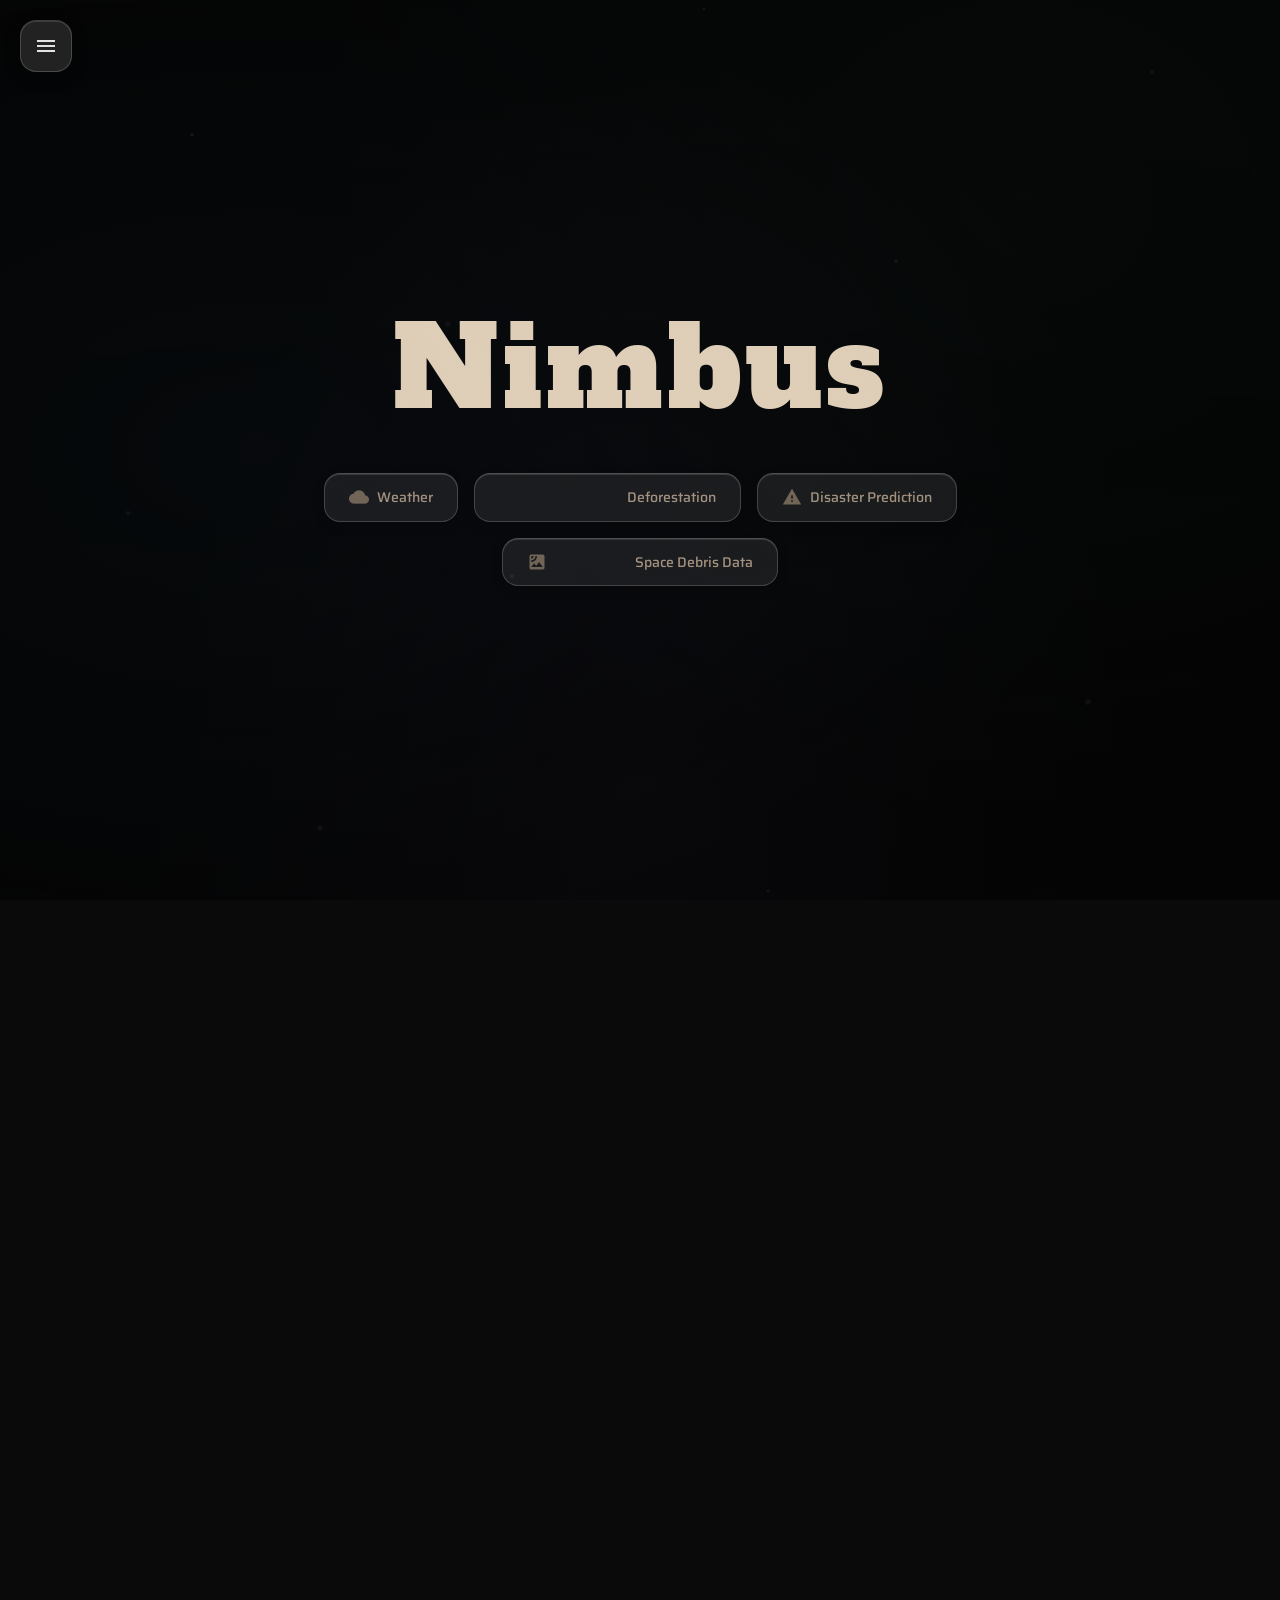
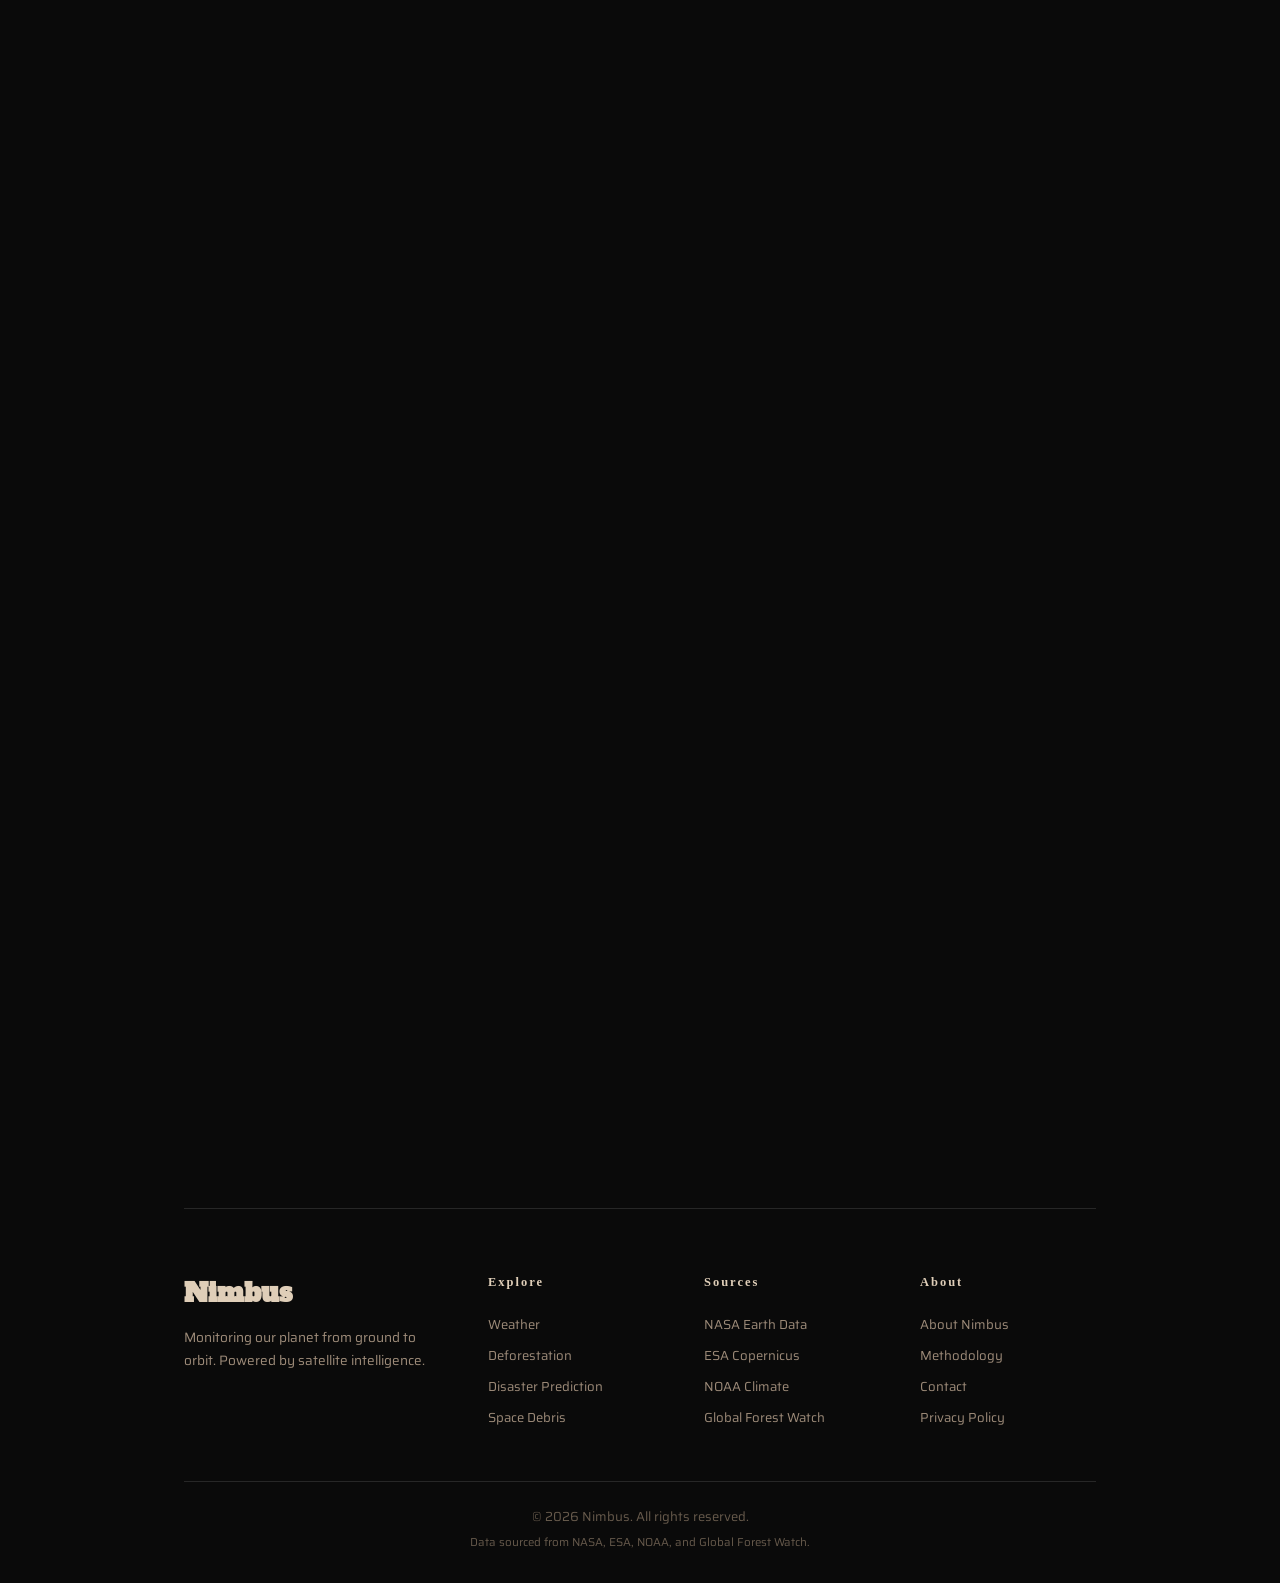
<file: prototype2.html>
<!DOCTYPE html>
<html lang="en">

<head>
    <meta charset="UTF-8">
    <meta name="viewport" content="width=device-width, initial-scale=1.0">
    <meta name="description"
        content="Nimbus — Monitoring Earth's climate, tracking deforestation, predicting disasters, and reducing space debris.">
    <title>Nimbus</title>

    <!-- Fonts -->
    <link rel="preconnect" href="https://fonts.googleapis.com">
    <link rel="preconnect" href="https://fonts.gstatic.com" crossorigin>
    <link
        href="https://fonts.googleapis.com/css2?family=Alfa+Slab+One&family=Saira:wght@300;400;500;600;700&display=swap"
        rel="stylesheet">

    <!-- Google Material Icons -->
    <link href="https://fonts.googleapis.com/icon?family=Material+Icons" rel="stylesheet">
    <link href="https://fonts.googleapis.com/css2?family=Material+Symbols+Outlined:opsz,wght,FILL,GRAD@24,400,0,0"
        rel="stylesheet">

    <link rel="stylesheet" href="prototype1.css">
</head>

<body>

    <!-- ========== HERO BACKGROUND (Global — only for hero) ========== -->
    <div class="parallax-bg">
        <div class="parallax-bg-layer" id="bgLayer1" data-speed="0.15"></div>
        <div class="parallax-bg-layer" id="bgLayer2" data-speed="0.35"></div>
        <div class="parallax-bg-layer" id="bgLayer3" data-speed="0.55"></div>
    </div>

    <!-- ========== LEFT SIDE MENU TOGGLE ========== -->
    <button class="menu-toggle" id="menuToggle" aria-label="Open menu">
        <span class="material-icons">menu</span>
    </button>

    <!-- Side Drawer -->
    <div class="side-drawer" id="sideDrawer">
        <div class="drawer-header">
            <span class="drawer-title">Menu</span>
            <button class="drawer-close" id="drawerClose" aria-label="Close menu">
                <span class="material-icons">close</span>
            </button>
        </div>
        <nav class="drawer-nav">
            <a href="#" class="drawer-link active">
                <span class="material-icons">home</span>
                <span>Home</span>
            </a>
            <a href="weather.html" class="drawer-link">
                <span class="material-icons">cloud</span>
                <span>Weather</span>
            </a>
            <a href="deforestation.html" class="drawer-link">
                <span class="material-icons">forest</span>
                <span>Deforestation</span>
            </a>
            <a href="disaster.html" class="drawer-link">
                <span class="material-icons">warning</span>
                <span>Disaster Prediction</span>
            </a>
            <a href="spacedebris.html" class="drawer-link">
                <span class="material-icons">satellite_alt</span>
                <span>Space Debris Data</span>
            </a>
        </nav>
        <div class="drawer-divider"></div>
        <button class="drawer-link add-profile-btn" id="addProfileBtn">
            <span class="material-icons">person_add</span>
            <span>Add Profile</span>
        </button>
    </div>

    <!-- Drawer Overlay -->
    <div class="drawer-overlay" id="drawerOverlay"></div>

    <!-- ========== ADD PROFILE MODAL ========== -->
    <div class="modal-overlay" id="modalOverlay">
        <div class="modal" id="profileModal">
            <div class="modal-header">
                <h3>Add Profile</h3>
                <button class="modal-close" id="modalClose" aria-label="Close modal">
                    <span class="material-icons">close</span>
                </button>
            </div>
            <div class="modal-body">
                <p>Enter your location to get personalized data.</p>
                <div class="input-group">
                    <span class="material-icons input-icon">location_on</span>
                    <input type="text" id="locationInput" placeholder="Enter your city or region" autocomplete="off">
                </div>
            </div>
            <div class="modal-footer">
                <button class="btn btn-secondary" id="modalCancel">Cancel</button>
                <button class="btn btn-primary" id="modalEnter">
                    <span class="material-icons">arrow_forward</span>
                    Enter
                </button>
            </div>
        </div>
    </div>

    <!-- ========== MAIN CONTENT ========== -->
    <main class="main-content">

        <!-- Hero / Title Section -->
        <section class="hero">
            <h1 class="site-title parallax-layer" data-speed="0.3">Nimbus</h1>
            <div class="nav-links parallax-layer" data-speed="0.5">
                <a href="weather.html" class="nav-pill">
                    <span class="material-icons">cloud</span>
                    Weather
                </a>
                <a href="deforestation.html" class="nav-pill">
                    <span class="material-icons">forest</span>
                    Deforestation
                </a>
                <a href="disaster.html" class="nav-pill">
                    <span class="material-icons">warning</span>
                    Disaster Prediction
                </a>
                <a href="spacedebris.html" class="nav-pill">
                    <span class="material-icons">satellite_alt</span>
                    Space Debris Data
                </a>
            </div>
        </section>

        <!-- ===== Weather Preview Section ===== -->
        <section class="content-section parallax-section has-section-bg" data-speed="0.92" id="weatherPreview">
            <div class="section-bg" data-bg-speed="0.4"
                style="background-image: url('https://live-production.wcms.abc-cdn.net.au/1c1b19189df618469f87261ac15eace6?impolicy=wcms_crop_resize&cropH=1152&cropW=2048&xPos=0&yPos=383&width=862&height=485');">
            </div>
            <div class="section-bg-overlay"></div>
            <div class="section-content">
                <div class="section-label">
                    <span class="material-icons">cloud</span>
                    <h2>Weather</h2>
                </div>
                <div class="card-row">
                    <div class="surface-card">
                        <div class="card-top">
                            <span class="material-icons card-icon">thermostat</span>
                            <span class="card-tag">Global Average</span>
                        </div>
                        <div class="card-value">+1.45°C</div>
                        <p class="card-desc">Global temperature anomaly above pre-industrial baseline (1850–1900).</p>
                    </div>
                    <div class="surface-card">
                        <div class="card-top">
                            <span class="material-icons card-icon">air</span>
                            <span class="card-tag">Atmosphere</span>
                        </div>
                        <div class="card-value">423 ppm</div>
                        <p class="card-desc">Current atmospheric CO₂ concentration — highest in 800,000 years.</p>
                    </div>
                    <div class="surface-card">
                        <div class="card-top">
                            <span class="material-icons card-icon">waves</span>
                            <span class="card-tag">Oceans</span>
                        </div>
                        <div class="card-value">+3.6 mm/yr</div>
                        <p class="card-desc">Annual global mean sea level rise, accelerating each decade.</p>
                    </div>
                </div>
                <a href="weather.html" class="see-more">
                    See more
                    <span class="material-icons">arrow_forward</span>
                </a>
            </div>
        </section>

        <!-- ===== Deforestation Preview Section ===== -->
        <section class="content-section parallax-section has-section-bg" data-speed="0.88" id="deforestationPreview">
            <div class="section-bg" data-bg-speed="0.35"
                style="background-image: url('https://api.time.com/wp-content/uploads/2014/09/california-wildfire-1.jpg');">
            </div>
            <div class="section-bg-overlay"></div>
            <div class="section-content">
                <div class="section-label">
                    <span class="material-icons">forest</span>
                    <h2>Deforestation</h2>
                </div>
                <div class="card-row">
                    <div class="surface-card">
                        <div class="card-top">
                            <span class="material-icons card-icon">content_cut</span>
                            <span class="card-tag">Annual Loss</span>
                        </div>
                        <div class="card-value">4.7M ha</div>
                        <p class="card-desc">Primary forest lost every year — an area the size of Denmark.</p>
                    </div>
                    <div class="surface-card">
                        <div class="card-top">
                            <span class="material-icons card-icon">local_fire_department</span>
                            <span class="card-tag">Wildfires</span>
                        </div>
                        <div class="card-value">30%</div>
                        <p class="card-desc">Of all tree cover loss is caused by wildfires, rising each year.</p>
                    </div>
                    <div class="surface-card">
                        <div class="card-top">
                            <span class="material-icons card-icon">public</span>
                            <span class="card-tag">Global Cover</span>
                        </div>
                        <div class="card-value">31%</div>
                        <p class="card-desc">Of Earth's land is still forested — down from 32.5% in 1990.</p>
                    </div>
                </div>
                <a href="deforestation.html" class="see-more">
                    See more
                    <span class="material-icons">arrow_forward</span>
                </a>
            </div>
        </section>

        <!-- ===== Disaster Prediction Preview Section ===== -->
        <section class="content-section parallax-section has-section-bg" data-speed="0.85" id="disasterPreview">
            <div class="section-bg" data-bg-speed="0.3"
                style="background-image: url('https://www.preventionweb.net/sites/default/files/styles/landscape_16_9/public/2023-11/rsz_credit_gregg_jaden_calgary_flood_destroyed_high_way_bridge_in_2013-min.jpg?itok=NAIfSZgG');">
            </div>
            <div class="section-bg-overlay"></div>
            <div class="section-content">
                <div class="section-label">
                    <span class="material-icons">warning</span>
                    <h2>Disaster Prediction</h2>
                </div>
                <div class="card-row">
                    <div class="surface-card">
                        <div class="card-top">
                            <span class="material-icons card-icon">earthquake</span>
                            <span class="card-tag">Seismic</span>
                        </div>
                        <div class="card-value">147</div>
                        <p class="card-desc">Significant earthquakes detected globally in the past 30 days.</p>
                    </div>
                    <div class="surface-card">
                        <div class="card-top">
                            <span class="material-icons card-icon">flood</span>
                            <span class="card-tag">Flooding</span>
                        </div>
                        <div class="card-value">89</div>
                        <p class="card-desc">Active flood warnings across 23 countries worldwide.</p>
                    </div>
                    <div class="surface-card">
                        <div class="card-top">
                            <span class="material-icons card-icon">cyclone</span>
                            <span class="card-tag">Storms</span>
                        </div>
                        <div class="card-value">12</div>
                        <p class="card-desc">Active tropical storms and cyclones currently being tracked.</p>
                    </div>
                </div>
                <a href="disaster.html" class="see-more">
                    See more
                    <span class="material-icons">arrow_forward</span>
                </a>
            </div>
        </section>

        <!-- ===== Space Debris Preview Section ===== -->
        <section class="content-section parallax-section has-section-bg" data-speed="0.82" id="debrisPreview">
            <div class="section-bg" data-bg-speed="0.25"
                style="background-image: url('https://www.nasa.gov/wp-content/uploads/2022/05/eo_pe_14797031062_4cbe0f218f_o_sm.png');">
            </div>
            <div class="section-bg-overlay"></div>
            <div class="section-content">
                <div class="section-label">
                    <span class="material-icons">satellite_alt</span>
                    <h2>Space Debris Data</h2>
                </div>
                <div class="card-row">
                    <div class="surface-card">
                        <div class="card-top">
                            <span class="material-icons card-icon">satellite_alt</span>
                            <span class="card-tag">Tracked Objects</span>
                        </div>
                        <div class="card-value">36,500</div>
                        <p class="card-desc">Objects larger than 10 cm currently tracked in Earth's orbit.</p>
                    </div>
                    <div class="surface-card">
                        <div class="card-top">
                            <span class="material-icons card-icon">speed</span>
                            <span class="card-tag">Velocity</span>
                        </div>
                        <div class="card-value">28,000 km/h</div>
                        <p class="card-desc">Average orbital speed of debris — fast enough to destroy satellites.
                        </p>
                    </div>
                    <div class="surface-card">
                        <div class="card-top">
                            <span class="material-icons card-icon">report_problem</span>
                            <span class="card-tag">Risk Level</span>
                        </div>
                        <div class="card-value">73 / 100</div>
                        <p class="card-desc">Collision risk index — elevated concern for Kessler Syndrome.</p>
                    </div>
                </div>
                <a href="spacedebris.html" class="see-more">
                    See more
                    <span class="material-icons">arrow_forward</span>
                </a>
            </div>
        </section>

        <!-- ===== Footer / End Credits ===== -->
        <footer class="footer">
            <div class="footer-top">
                <div class="footer-brand">
                    <h3 class="footer-title">Nimbus</h3>
                    <p>Monitoring our planet from ground to orbit. Powered by satellite intelligence.</p>
                </div>
                <div class="footer-col">
                    <h4>Explore</h4>
                    <a href="weather.html">Weather</a>
                    <a href="deforestation.html">Deforestation</a>
                    <a href="disaster.html">Disaster Prediction</a>
                    <a href="spacedebris.html">Space Debris</a>
                </div>
                <div class="footer-col">
                    <h4>Sources</h4>
                    <a href="#">NASA Earth Data</a>
                    <a href="#">ESA Copernicus</a>
                    <a href="#">NOAA Climate</a>
                    <a href="#">Global Forest Watch</a>
                </div>
                <div class="footer-col">
                    <h4>About</h4>
                    <a href="#">About Nimbus</a>
                    <a href="#">Methodology</a>
                    <a href="#">Contact</a>
                    <a href="#">Privacy Policy</a>
                </div>
            </div>
            <div class="footer-bottom">
                <p>© 2026 Nimbus. All rights reserved.</p>
                <p class="footer-sub">Data sourced from NASA, ESA, NOAA, and Global Forest Watch.</p>
            </div>
        </footer>

    </main>

    <script src="prototype1.js"></script>
</body>

</html>
</file>
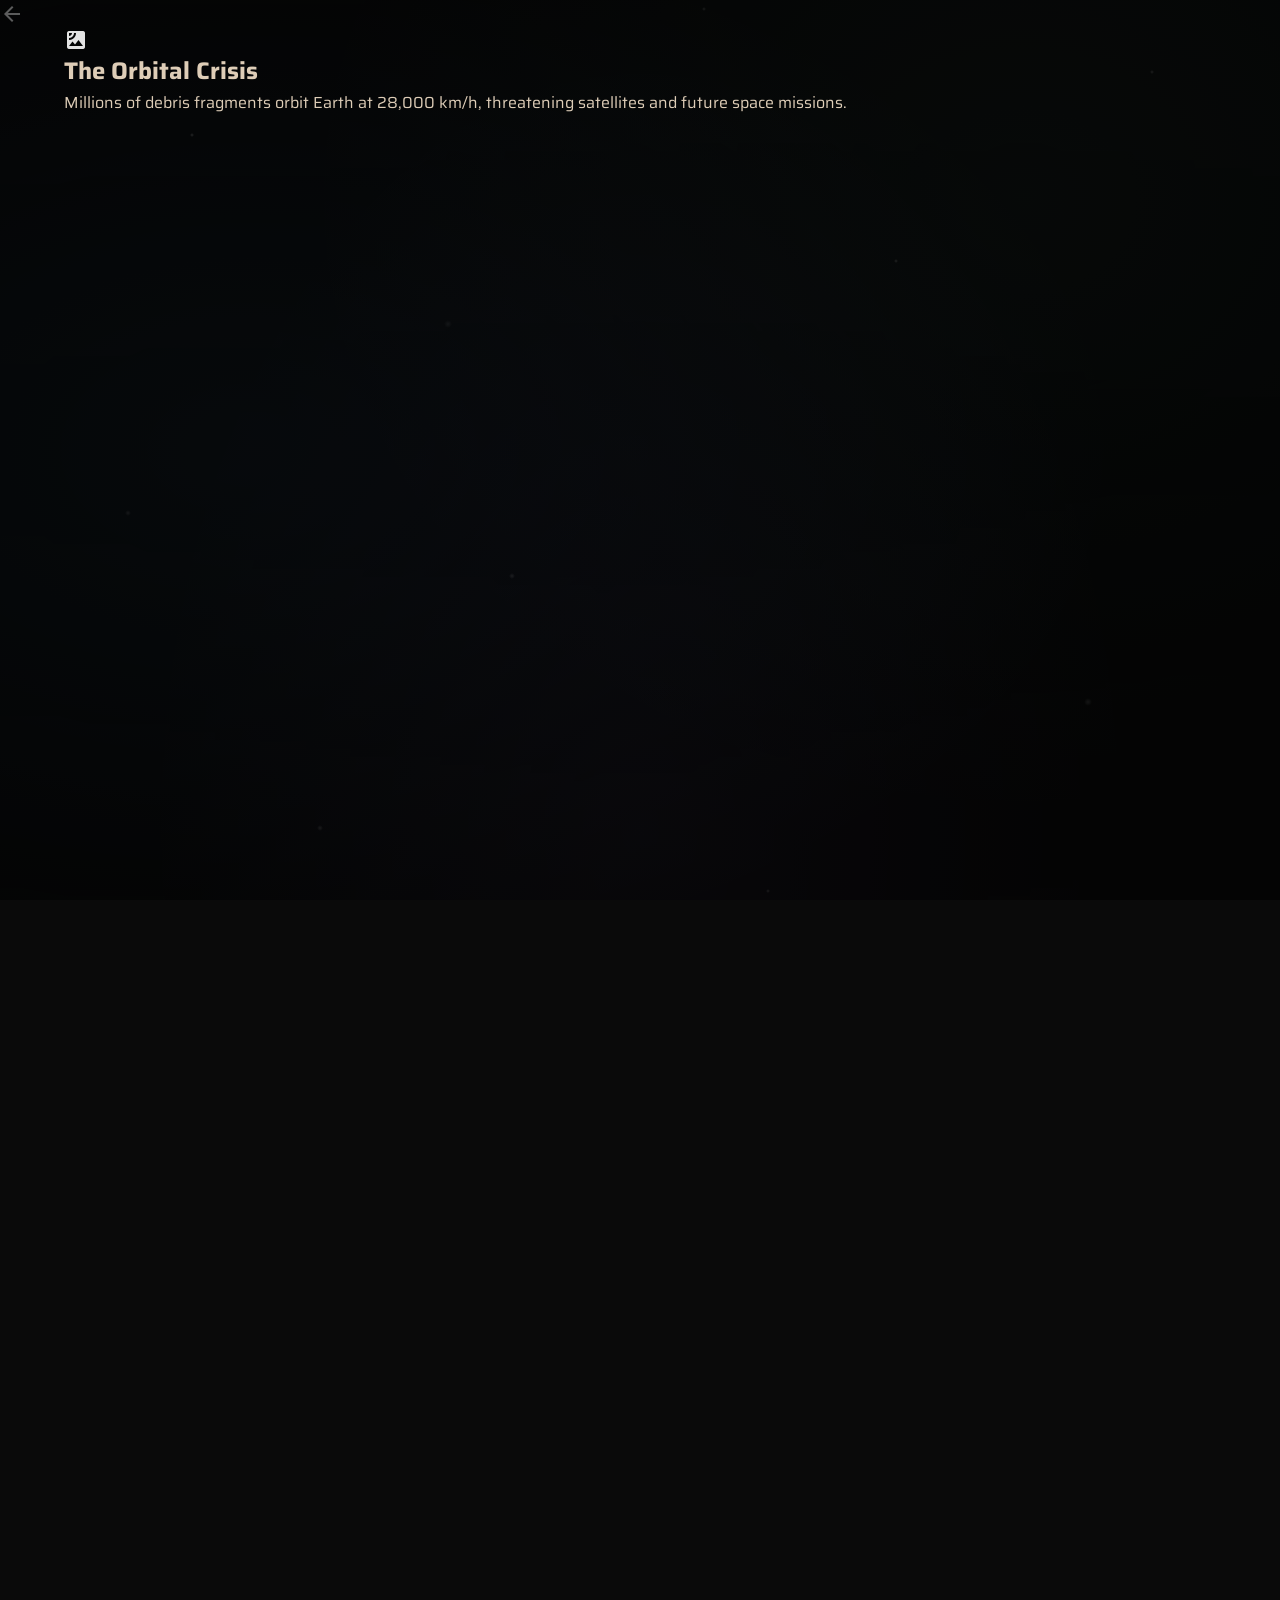
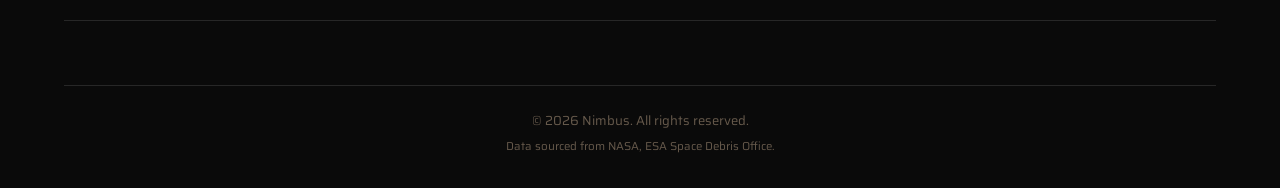
<file: spacedebris.html>
<!DOCTYPE html>
<html lang="en">

<head>
    <meta charset="UTF-8">
    <meta name="viewport" content="width=device-width, initial-scale=1.0">
    <meta name="description"
        content="Nimbus — Space Debris: Tracking the orbital crisis threatening satellites and future missions.">
    <title>Space Debris — Nimbus</title>

    <link rel="preconnect" href="https://fonts.googleapis.com">
    <link rel="preconnect" href="https://fonts.gstatic.com" crossorigin>
    <link
        href="https://fonts.googleapis.com/css2?family=Alfa+Slab+One&family=Saira:wght@300;400;500;600;700&display=swap"
        rel="stylesheet">
    <link href="https://fonts.googleapis.com/icon?family=Material+Icons" rel="stylesheet">

    <link rel="stylesheet" href="prototype1.css">
    <link rel="stylesheet" href="subpage.css">
</head>

<body>
    <!-- Parallax Background -->
    <div class="parallax-bg">
        <div class="parallax-bg-layer" id="bgLayer1" data-speed="0.15"
            style="background-image: url('https://www.nasa.gov/wp-content/uploads/2022/05/eo_pe_14797031062_4cbe0f218f_o_sm.png'); background-size: cover; background-position: center;">
        </div>
        <div class="parallax-bg-layer" id="bgLayer2" data-speed="0.35"></div>
        <div class="parallax-bg-layer" id="bgLayer3" data-speed="0.55"></div>
    </div>

    <!-- Back Button -->
    <a href="prototype1.html" class="back-btn" aria-label="Back to home">
        <span class="material-icons">arrow_back</span>
    </a>

    <!-- Main Content -->
    <main class="main-content subpage">

        <!-- Page Header -->
        <section class="subpage-hero">
            <span class="material-icons subpage-icon">satellite_alt</span>
            <h1 class="subpage-title">The Orbital Crisis</h1>
            <p class="subpage-subtitle">Millions of debris fragments orbit Earth at 28,000 km/h, threatening satellites
                and future space missions.</p>
        </section>

        <!-- Tracked Objects -->
        <section class="content-section parallax-section" data-speed="0.92">
            <div class="section-label">
                <span class="material-icons">track_changes</span>
                <h2>Tracked Objects in Orbit</h2>
            </div>
            <div class="detail-card surface-card">
                <div class="big-number">36,500</div>
                <p class="detail-desc">Objects larger than 10 cm currently tracked in Earth's orbit by ground-based
                    radar and space surveillance networks.</p>

                <div class="breakdown-grid">
                    <div class="breakdown-item">
                        <span class="bd-dot" style="background: var(--accent-primary)"></span>
                        <div class="bd-info">
                            <span class="bd-label">Active Satellites</span>
                            <span class="bd-value">7,200</span>
                        </div>
                    </div>
                    <div class="breakdown-item">
                        <span class="bd-dot" style="background: var(--accent-amber)"></span>
                        <div class="bd-info">
                            <span class="bd-label">Defunct Satellites</span>
                            <span class="bd-value">3,500</span>
                        </div>
                    </div>
                    <div class="breakdown-item">
                        <span class="bd-dot" style="background: var(--accent-red)"></span>
                        <div class="bd-info">
                            <span class="bd-label">Rocket Bodies</span>
                            <span class="bd-value">2,300</span>
                        </div>
                    </div>
                    <div class="breakdown-item">
                        <span class="bd-dot" style="background: var(--accent-green)"></span>
                        <div class="bd-info">
                            <span class="bd-label">Fragmentation Debris</span>
                            <span class="bd-value">23,500+</span>
                        </div>
                    </div>
                </div>
            </div>
        </section>

        <!-- Speed & Risk -->
        <section class="content-section parallax-section" data-speed="0.88">
            <div class="card-row card-row--2">
                <!-- Speed -->
                <div class="surface-card">
                    <div class="card-top">
                        <span class="material-icons card-icon">speed</span>
                        <span class="card-tag">Velocity</span>
                    </div>
                    <div class="card-value">28,000 km/h</div>
                    <p class="card-desc">Average orbital speed of debris — fast enough to destroy operational satellites
                        on impact. Even a 1 cm fragment carries the energy of a hand grenade.</p>
                </div>

                <!-- Collision Risk -->
                <div class="surface-card">
                    <div class="card-top">
                        <span class="material-icons card-icon">report_problem</span>
                        <span class="card-tag">Risk Level</span>
                    </div>
                    <div class="card-value">73 / 100</div>
                    <p class="card-desc">Collision risk index — elevated concern for Kessler Syndrome, a cascading chain
                        of collisions that could make orbits unusable.</p>
                    <span class="status-badge status-warning">⚠ Elevated Risk — Kessler Syndrome Concern</span>
                </div>
            </div>
        </section>

        <!-- Mitigation Strategies -->
        <section class="content-section parallax-section" data-speed="0.85">
            <div class="section-label">
                <span class="material-icons">build</span>
                <h2>Mitigation Strategies</h2>
            </div>
            <div class="card-row card-row--4">
                <div class="surface-card capability-card">
                    <span class="cap-emoji">🎯</span>
                    <h3>Active Debris Removal</h3>
                    <p class="card-desc">Robotic arms, nets, and harpoons to capture and deorbit large debris objects.
                    </p>
                    <span class="mit-status-badge testing">In Testing</span>
                </div>
                <div class="surface-card capability-card">
                    <span class="cap-emoji">🔄</span>
                    <h3>Deorbiting Standards</h3>
                    <p class="card-desc">25-year rule: satellites must deorbit within 25 years after mission end.</p>
                    <span class="mit-status-badge active">Active Policy</span>
                </div>
                <div class="surface-card capability-card">
                    <span class="cap-emoji">📡</span>
                    <h3>Space Situational Awareness</h3>
                    <p class="card-desc">Ground and space-based radar networks tracking objects as small as 1 cm.</p>
                    <span class="mit-status-badge active">Operational</span>
                </div>
                <div class="surface-card capability-card">
                    <span class="cap-emoji">🧲</span>
                    <h3>Laser Nudging</h3>
                    <p class="card-desc">Ground-based lasers gently altering debris orbits to prevent collisions.</p>
                    <span class="mit-status-badge research">Research Phase</span>
                </div>
            </div>
        </section>

        <!-- Footer -->
        <footer class="footer">
            <div class="footer-bottom">
                <p>© 2026 Nimbus. All rights reserved.</p>
                <p class="footer-sub">Data sourced from NASA, ESA Space Debris Office.</p>
            </div>
        </footer>

    </main>

    <script src="prototype1.js"></script>
</body>

</html>
</file>
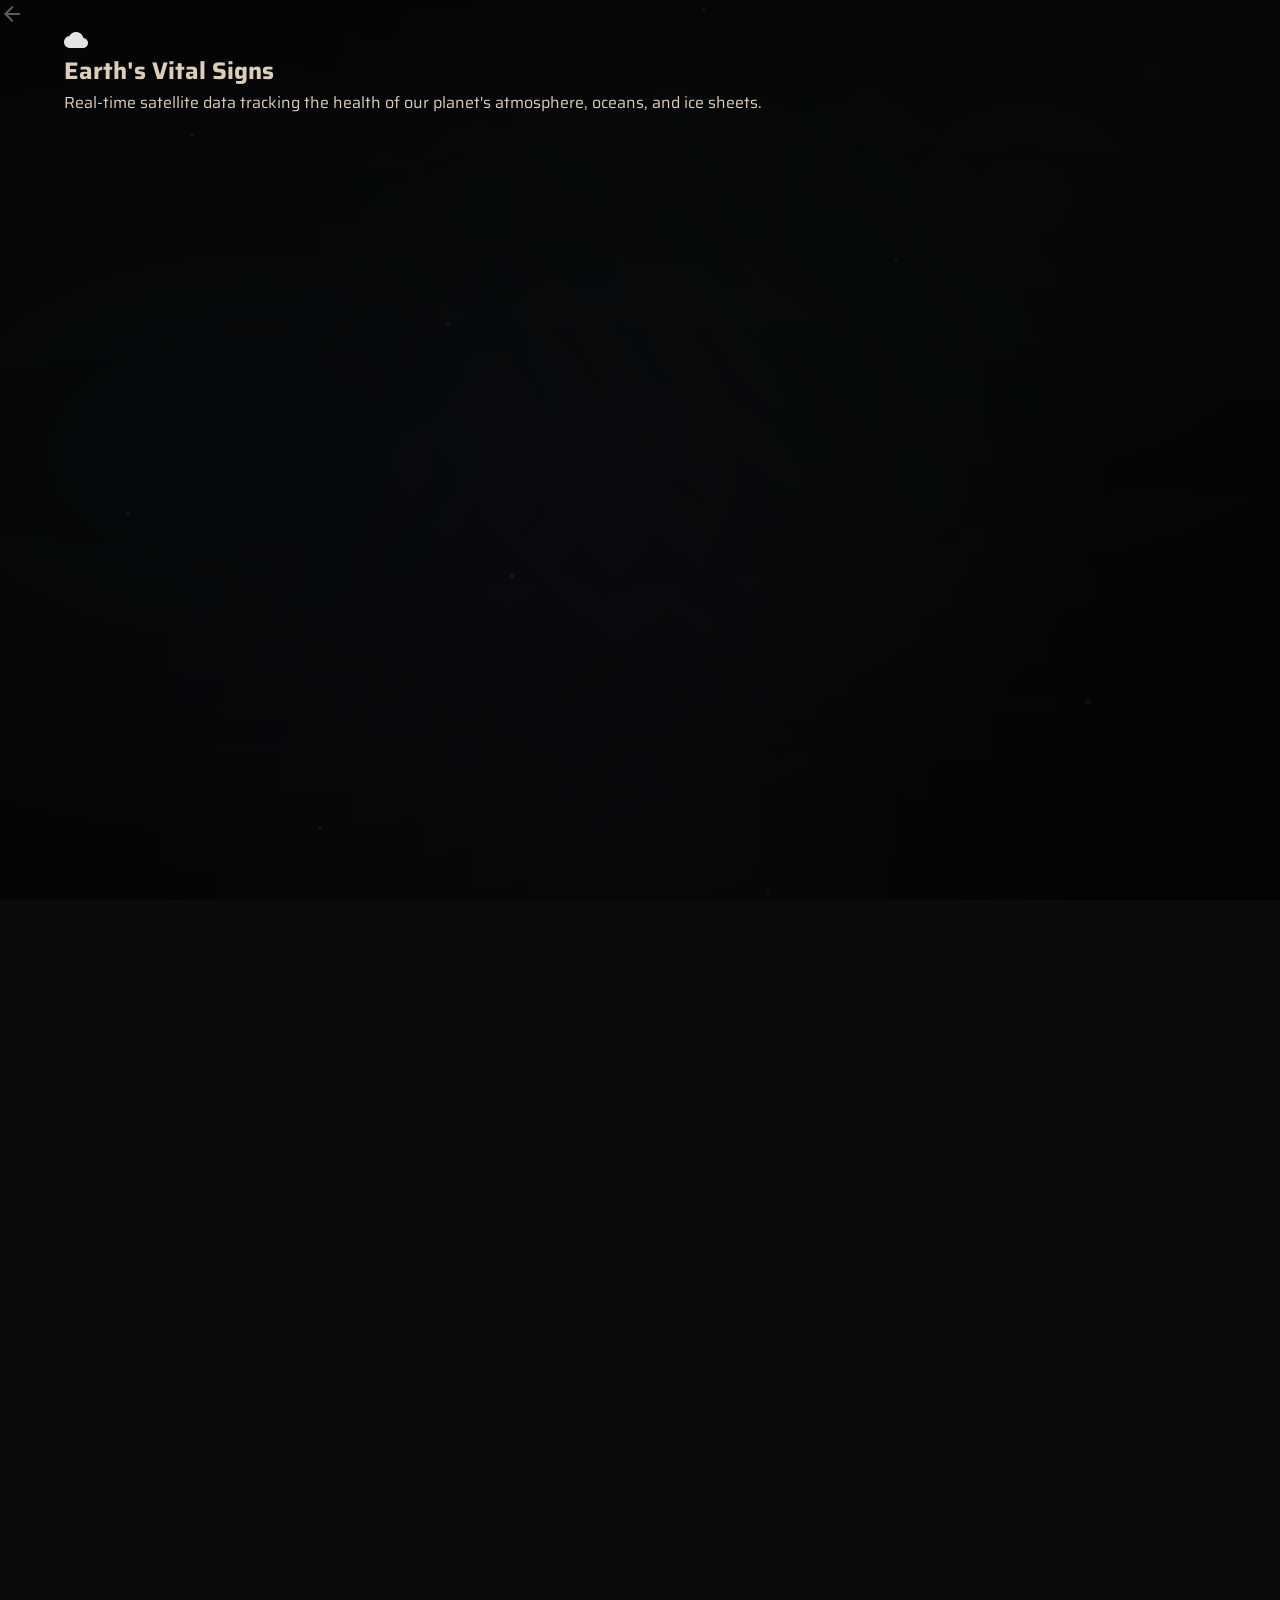
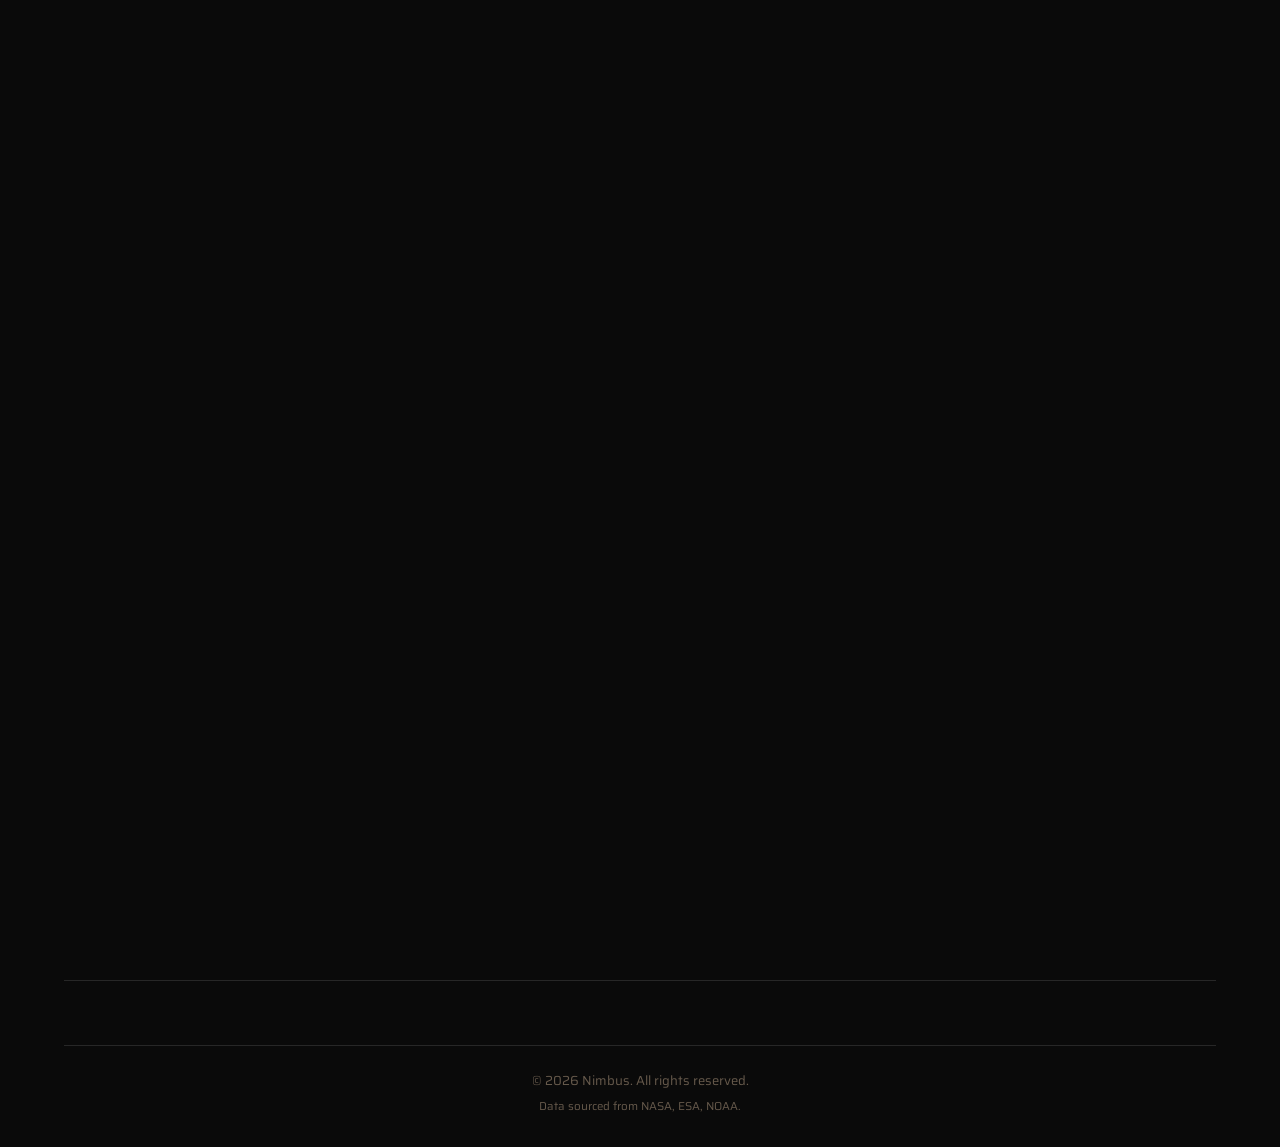
<file: weather.html>
<!DOCTYPE html>
<html lang="en">

<head>
    <meta charset="UTF-8">
    <meta name="viewport" content="width=device-width, initial-scale=1.0">
    <meta name="description"
        content="Nimbus — Climate Monitoring: Earth's vital signs tracked in real-time via satellite data.">
    <title>Weather — Nimbus</title>

    <!-- Fonts -->
    <link rel="preconnect" href="https://fonts.googleapis.com">
    <link rel="preconnect" href="https://fonts.gstatic.com" crossorigin>
    <link
        href="https://fonts.googleapis.com/css2?family=Alfa+Slab+One&family=Saira:wght@300;400;500;600;700&display=swap"
        rel="stylesheet">

    <!-- Google Material Icons -->
    <link href="https://fonts.googleapis.com/icon?family=Material+Icons" rel="stylesheet">

    <link rel="stylesheet" href="prototype1.css">
    <link rel="stylesheet" href="subpage.css">
</head>

<body>
    <!-- Parallax Background -->
    <div class="parallax-bg">
        <div class="parallax-bg-layer" id="bgLayer1" data-speed="0.15"
            style="background-image: url('https://live-production.wcms.abc-cdn.net.au/1c1b19189df618469f87261ac15eace6?impolicy=wcms_crop_resize&cropH=1152&cropW=2048&xPos=0&yPos=383&width=862&height=485'); background-size: cover; background-position: center;">
        </div>
        <div class="parallax-bg-layer" id="bgLayer2" data-speed="0.35"></div>
        <div class="parallax-bg-layer" id="bgLayer3" data-speed="0.55"></div>
    </div>

    <!-- Back Button -->
    <a href="prototype1.html" class="back-btn" aria-label="Back to home">
        <span class="material-icons">arrow_back</span>
    </a>

    <!-- Main Content -->
    <main class="main-content subpage">

        <!-- Page Header -->
        <section class="subpage-hero">
            <span class="material-icons subpage-icon">cloud</span>
            <h1 class="subpage-title">Earth's Vital Signs</h1>
            <p class="subpage-subtitle">Real-time satellite data tracking the health of our planet's atmosphere, oceans,
                and ice sheets.</p>
        </section>

        <!-- Temperature Anomaly -->
        <section class="content-section parallax-section" data-speed="0.92">
            <div class="section-label">
                <span class="material-icons">thermostat</span>
                <h2>Global Temperature Anomaly</h2>
            </div>
            <div class="detail-card surface-card">
                <div class="detail-header">
                    <div class="detail-value">+1.45°C</div>
                    <span class="status-badge status-warning">⚠ Above Baseline</span>
                </div>
                <p class="detail-desc">Above pre-industrial average (1850–1900 baseline). This anomaly represents the
                    dangerous warming trend threatening global ecosystems.</p>
                <div class="chart-bars">
                    <div class="chart-col">
                        <div class="chart-fill" style="height: 30%"></div>
                        <span class="chart-label">2018</span>
                        <span class="chart-val">+0.91°C</span>
                    </div>
                    <div class="chart-col">
                        <div class="chart-fill" style="height: 40%"></div>
                        <span class="chart-label">2019</span>
                        <span class="chart-val">+1.00°C</span>
                    </div>
                    <div class="chart-col">
                        <div class="chart-fill" style="height: 45%"></div>
                        <span class="chart-label">2020</span>
                        <span class="chart-val">+1.05°C</span>
                    </div>
                    <div class="chart-col">
                        <div class="chart-fill" style="height: 50%"></div>
                        <span class="chart-label">2021</span>
                        <span class="chart-val">+1.11°C</span>
                    </div>
                    <div class="chart-col">
                        <div class="chart-fill" style="height: 60%"></div>
                        <span class="chart-label">2022</span>
                        <span class="chart-val">+1.20°C</span>
                    </div>
                    <div class="chart-col">
                        <div class="chart-fill" style="height: 70%"></div>
                        <span class="chart-label">2023</span>
                        <span class="chart-val">+1.32°C</span>
                    </div>
                    <div class="chart-col highlight">
                        <div class="chart-fill" style="height: 85%"></div>
                        <span class="chart-label">2024</span>
                        <span class="chart-val">+1.45°C</span>
                    </div>
                </div>
            </div>
        </section>

        <!-- CO2 & Sea Level Row -->
        <section class="content-section parallax-section" data-speed="0.88">
            <div class="card-row card-row--2">
                <!-- CO2 -->
                <div class="surface-card">
                    <div class="card-top">
                        <span class="material-icons card-icon">air</span>
                        <span class="status-badge status-danger">🔴 Critical</span>
                    </div>
                    <div class="card-value">423 ppm</div>
                    <p class="card-desc">Atmospheric CO₂ concentration (Mauna Loa Observatory) — highest in 800,000
                        years.</p>
                    <div class="progress-track">
                        <div class="progress-labels">
                            <span>Pre-industrial: 280 ppm</span>
                            <span>Danger: 450 ppm</span>
                        </div>
                        <div class="progress-rail">
                            <div class="progress-fill" style="width: 84%"></div>
                        </div>
                    </div>
                </div>

                <!-- Sea Level -->
                <div class="surface-card">
                    <div class="card-top">
                        <span class="material-icons card-icon">waves</span>
                        <span class="status-badge status-warning">⚠ Rising</span>
                    </div>
                    <div class="card-value">+3.6 mm/yr</div>
                    <p class="card-desc">Annual global mean sea level rise rate, accelerating each decade.</p>
                    <div class="metric-row">
                        <div class="metric-item">
                            <span class="metric-val">+101mm</span>
                            <span class="metric-lbl">Since 1993</span>
                        </div>
                        <div class="metric-item">
                            <span class="metric-val">+230mm</span>
                            <span class="metric-lbl">Since 1880</span>
                        </div>
                    </div>
                </div>
            </div>
        </section>

        <!-- Arctic Sea Ice -->
        <section class="content-section parallax-section" data-speed="0.85">
            <div class="section-label">
                <span class="material-icons">ac_unit</span>
                <h2>Arctic Sea Ice</h2>
            </div>
            <div class="detail-card surface-card">
                <div class="detail-header">
                    <div class="detail-value">-13% / decade</div>
                    <span class="status-badge status-danger">🔴 Declining</span>
                </div>
                <p class="detail-desc">Rate of September sea ice extent decline. The Arctic is warming nearly 4 times
                    faster than the global average, with ice-free summers projected by 2050.</p>
                <div class="ring-display">
                    <div class="ring-chart-sub">
                        <svg viewBox="0 0 120 120">
                            <circle cx="60" cy="60" r="50" stroke="rgba(255,255,255,0.08)" stroke-width="10"
                                fill="none" />
                            <circle cx="60" cy="60" r="50" stroke="var(--accent-primary)" stroke-width="10" fill="none"
                                stroke-dasharray="314" stroke-dashoffset="119" stroke-linecap="round"
                                transform="rotate(-90 60 60)" />
                        </svg>
                        <div class="ring-center">
                            <span class="ring-num">62%</span>
                            <span class="ring-sub">Remaining</span>
                        </div>
                    </div>
                </div>
            </div>
        </section>

        <!-- Footer -->
        <footer class="footer">
            <div class="footer-bottom">
                <p>© 2026 Nimbus. All rights reserved.</p>
                <p class="footer-sub">Data sourced from NASA, ESA, NOAA.</p>
            </div>
        </footer>

    </main>

    <script src="prototype1.js"></script>
</body>

</html>
</file>
<file: prototype1.css>
/* ============================================
   NIMBUS — Prototype 1
   Material Dark Theme
   ============================================ */

/* --- Design Tokens (Material Dark) --- */
:root {
    /* Material Dark surfaces — liquid glass */
    --surface-0: #0a0a0a;
    --surface-1: rgba(255, 255, 255, 0.08);
    --surface-2: rgba(255, 255, 255, 0.12);
    --surface-3: rgba(255, 255, 255, 0.14);
    --surface-4: rgba(255, 255, 255, 0.10);
    --surface-overlay: rgba(255, 255, 255, 0.06);

    /* Glass properties */
    --glass-blur: 40px;
    --glass-border: rgba(255, 255, 255, 0.18);
    --glass-highlight: rgba(255, 255, 255, 0.12);
    --glass-radius: 16px;

    /* Text — very light warm orange tint */
    --text-high: rgba(255, 235, 210, 0.87);
    /* High emphasis — soft warm */
    --text-medium: rgba(255, 225, 195, 0.60);
    /* Medium emphasis */
    --text-disabled: rgba(255, 220, 185, 0.38);
    /* Disabled */

    /* Accent — desaturated for dark theme */
    --accent-primary: #82b1ff;
    /* Soft blue */
    --accent-secondary: #80cbc4;
    /* Teal */
    --accent-green: #81c784;
    /* Soft green */
    --accent-amber: #ffd54f;
    /* Soft amber */
    --accent-red: #ef9a9a;
    /* Soft red */

    /* Borders & Dividers */
    --divider: rgba(255, 255, 255, 0.12);
    --border: rgba(255, 255, 255, 0.08);

    /* Fonts */
    --font-title: 'Alfa Slab One', serif;
    --font-heading: 'Copperplate', 'Copperplate Gothic Bold', 'Copperplate Gothic', serif;
    --font-body: 'Saira', sans-serif;

    /* Transitions */
    --ease-standard: cubic-bezier(0.4, 0.0, 0.2, 1);
    --ease-decel: cubic-bezier(0.0, 0.0, 0.2, 1);
    --ease-accel: cubic-bezier(0.4, 0.0, 1, 1);
    --duration-short: 150ms;
    --duration-medium: 300ms;
    --duration-long: 500ms;
}

/* --- Reset & Base --- */
*,
*::before,
*::after {
    margin: 0;
    padding: 0;
    box-sizing: border-box;
}

html {
    scroll-behavior: smooth;
}

body {
    font-family: var(--font-body);
    background: var(--surface-0);
    color: var(--text-high);
    line-height: 1.6;
    overflow-x: hidden;
    -webkit-font-smoothing: antialiased;
    -moz-osx-font-smoothing: grayscale;
}

/* ============================================
   PARALLAX BACKGROUND LAYERS
   ============================================ */
.parallax-bg {
    position: fixed;
    inset: 0;
    z-index: 0;
    overflow: hidden;
    pointer-events: none;
}

.parallax-bg-layer {
    position: absolute;
    top: -20%;
    left: 0;
    width: 100%;
    height: 140%;
    will-change: transform;
}

/* Layer 1 — Forest photo (deepest, scrolls slowest) */
#bgLayer1 {
    background-image: url('https://learn.corel.com/wp-content/uploads/2022/02/tree-736885_1280.jpg');
    background-size: cover;
    background-position: center;
    background-repeat: no-repeat;
}

/* Layer 2 — Atmospheric mist (mid-depth) */
#bgLayer2 {
    background:
        radial-gradient(ellipse at 20% 50%, rgba(100, 180, 255, 0.08) 0%, transparent 60%),
        radial-gradient(ellipse at 80% 30%, rgba(120, 200, 180, 0.06) 0%, transparent 50%),
        radial-gradient(ellipse at 50% 80%, rgba(180, 140, 255, 0.05) 0%, transparent 55%),
        linear-gradient(180deg, rgba(0, 0, 0, 0) 0%, rgba(0, 0, 0, 0.3) 50%, rgba(0, 0, 0, 0) 100%);
}

/* Layer 3 — Floating light particles / bokeh (foreground, scrolls fastest) */
#bgLayer3 {
    background-image:
        radial-gradient(2px 2px at 15% 25%, rgba(255, 255, 255, 0.3), transparent),
        radial-gradient(3px 3px at 40% 60%, rgba(255, 255, 255, 0.2), transparent),
        radial-gradient(2px 2px at 70% 35%, rgba(255, 255, 255, 0.25), transparent),
        radial-gradient(4px 4px at 85% 70%, rgba(255, 255, 255, 0.15), transparent),
        radial-gradient(2px 2px at 55% 15%, rgba(255, 255, 255, 0.2), transparent),
        radial-gradient(3px 3px at 25% 80%, rgba(255, 255, 255, 0.18), transparent),
        radial-gradient(2px 2px at 90% 20%, rgba(255, 255, 255, 0.22), transparent),
        radial-gradient(3px 3px at 10% 55%, rgba(255, 255, 255, 0.15), transparent),
        radial-gradient(2px 2px at 60% 85%, rgba(255, 255, 255, 0.2), transparent),
        radial-gradient(4px 4px at 35% 40%, rgba(255, 255, 255, 0.12), transparent);
    background-size: 100% 100%;
}

/* Dark overlay above all BG layers for glass readability */
.parallax-bg::after {
    content: '';
    position: absolute;
    inset: 0;
    background: rgba(0, 0, 0, 0.55);
    z-index: 1;
}

/* Ensure all content sits above the background */
.menu-toggle,
.side-drawer,
.drawer-overlay,
.modal-overlay,
.main-content {
    position: relative;
    z-index: 2;
}

a {
    text-decoration: none;
    color: inherit;
}

ul {
    list-style: none;
}

button {
    cursor: pointer;
    border: none;
    font-family: inherit;
}

/* --- Material Icons Fix --- */
.material-icons {
    font-size: 24px;
    vertical-align: middle;
    color: #e3e3e3;
}

/* ============================================
   MENU TOGGLE BUTTON (Top-Left)
   ============================================ */
.menu-toggle {
    position: fixed;
    top: 20px;
    left: 20px;
    z-index: 100;
    width: 52px;
    height: 52px;
    border-radius: var(--glass-radius);
    background: var(--surface-2);
    backdrop-filter: blur(var(--glass-blur));
    -webkit-backdrop-filter: blur(var(--glass-blur));
    border: 1px solid var(--glass-border);
    border-top-color: var(--glass-highlight);
    display: flex;
    align-items: center;
    justify-content: center;
    transition: all var(--duration-medium) var(--ease-standard);
    box-shadow: 0 4px 16px rgba(0, 0, 0, 0.3), inset 0 1px 0 var(--glass-highlight);
}

.menu-toggle:hover {
    background: var(--surface-3);
    border-color: rgba(255, 255, 255, 0.25);
    box-shadow: 0 8px 24px rgba(0, 0, 0, 0.5), inset 0 1px 0 rgba(255, 255, 255, 0.2);
    transform: scale(1.05);
}

/* ============================================
   SIDE DRAWER
   ============================================ */
.side-drawer {
    position: fixed;
    top: 0;
    left: -300px;
    width: 280px;
    height: 100vh;
    background: rgba(18, 18, 18, 0.85);
    backdrop-filter: blur(30px);
    -webkit-backdrop-filter: blur(30px);
    border-right: 1px solid var(--glass-border);
    z-index: 200;
    display: flex;
    flex-direction: column;
    transition: left var(--duration-medium) var(--ease-decel);
    box-shadow: none;
}

.side-drawer.open {
    left: 0;
    box-shadow: 4px 0 32px rgba(0, 0, 0, 0.6);
}

.drawer-header {
    display: flex;
    align-items: center;
    justify-content: space-between;
    padding: 20px 16px;
    border-bottom: 1px solid var(--divider);
}

.drawer-title {
    font-family: var(--font-heading);
    font-size: 1.1rem;
    letter-spacing: 2px;
    color: var(--text-high);
}

.drawer-close {
    width: 40px;
    height: 40px;
    border-radius: 50%;
    background: transparent;
    display: flex;
    align-items: center;
    justify-content: center;
    transition: background var(--duration-short) var(--ease-standard);
}

.drawer-close:hover {
    background: var(--surface-overlay);
}

.drawer-nav {
    display: flex;
    flex-direction: column;
    padding: 8px 0;
}

.drawer-link {
    display: flex;
    align-items: center;
    gap: 16px;
    padding: 14px 24px;
    font-size: 0.92rem;
    font-weight: 500;
    color: var(--text-medium);
    background: transparent;
    width: 100%;
    text-align: left;
    transition: background var(--duration-short) var(--ease-standard),
        color var(--duration-short) var(--ease-standard);
}

.drawer-link:hover {
    background: var(--surface-overlay);
    color: var(--text-high);
}

.drawer-link.active {
    color: var(--accent-primary);
    background: rgba(130, 177, 255, 0.08);
}

.drawer-link.active .material-icons {
    color: var(--accent-primary);
}

.drawer-divider {
    height: 1px;
    background: var(--divider);
    margin: 8px 16px;
}

.add-profile-btn {
    color: var(--accent-secondary);
}

.add-profile-btn .material-icons {
    color: var(--accent-secondary);
}

/* Overlay */
.drawer-overlay {
    position: fixed;
    inset: 0;
    background: rgba(0, 0, 0, 0);
    z-index: 150;
    pointer-events: none;
    transition: background var(--duration-medium) var(--ease-standard);
}

.drawer-overlay.visible {
    background: rgba(0, 0, 0, 0.5);
    pointer-events: all;
}

/* ============================================
   ADD PROFILE MODAL
   ============================================ */
.modal-overlay {
    position: fixed;
    inset: 0;
    background: rgba(0, 0, 0, 0);
    z-index: 300;
    display: flex;
    align-items: center;
    justify-content: center;
    pointer-events: none;
    transition: background var(--duration-medium) var(--ease-standard);
}

.modal-overlay.visible {
    background: rgba(0, 0, 0, 0.6);
    pointer-events: all;
}

.modal {
    background: rgba(255, 255, 255, 0.08);
    backdrop-filter: blur(var(--glass-blur));
    -webkit-backdrop-filter: blur(var(--glass-blur));
    border: 1px solid var(--glass-border);
    border-top-color: rgba(255, 255, 255, 0.25);
    border-radius: var(--glass-radius);
    width: 400px;
    max-width: 90vw;
    transform: scale(0.9);
    opacity: 0;
    transition: all var(--duration-medium) var(--ease-decel);
    box-shadow: 0 8px 40px rgba(0, 0, 0, 0.5), inset 0 1px 0 rgba(255, 255, 255, 0.15);
}

.modal-overlay.visible .modal {
    transform: scale(1);
    opacity: 1;
}

.modal-header {
    display: flex;
    align-items: center;
    justify-content: space-between;
    padding: 20px 24px 12px;
}

.modal-header h3 {
    font-family: var(--font-heading);
    font-size: 1.1rem;
    letter-spacing: 1px;
}

.modal-close {
    width: 36px;
    height: 36px;
    border-radius: 50%;
    background: transparent;
    display: flex;
    align-items: center;
    justify-content: center;
    transition: background var(--duration-short) var(--ease-standard);
}

.modal-close:hover {
    background: var(--surface-overlay);
}

.modal-body {
    padding: 8px 24px 20px;
}

.modal-body p {
    font-size: 0.88rem;
    color: var(--text-medium);
    margin-bottom: 20px;
}

.input-group {
    display: flex;
    align-items: center;
    gap: 12px;
    background: rgba(255, 255, 255, 0.05);
    border: 1px solid var(--divider);
    border-radius: 12px;
    padding: 12px 16px;
    transition: border-color var(--duration-short) var(--ease-standard);
}

.input-group:focus-within {
    border-color: var(--accent-primary);
}

.input-icon {
    color: var(--text-disabled) !important;
    font-size: 20px !important;
}

.input-group:focus-within .input-icon {
    color: var(--accent-primary) !important;
}

.input-group input {
    flex: 1;
    background: none;
    border: none;
    outline: none;
    font-family: var(--font-body);
    font-size: 0.95rem;
    color: var(--text-high);
}

.input-group input::placeholder {
    color: var(--text-disabled);
}

.modal-footer {
    display: flex;
    justify-content: flex-end;
    gap: 12px;
    padding: 12px 24px 20px;
}

/* ============================================
   BUTTONS
   ============================================ */
.btn {
    display: inline-flex;
    align-items: center;
    gap: 8px;
    padding: 10px 24px;
    border-radius: 10px;
    font-family: var(--font-body);
    font-size: 0.88rem;
    font-weight: 600;
    transition: all var(--duration-short) var(--ease-standard);
}

.btn-primary {
    background: var(--accent-primary);
    color: var(--surface-0);
}

.btn-primary:hover {
    background: #9fc4ff;
    box-shadow: 0 2px 12px rgba(130, 177, 255, 0.3);
}

.btn-primary .material-icons {
    font-size: 18px !important;
    color: var(--surface-0) !important;
}

.btn-secondary {
    background: transparent;
    color: var(--accent-primary);
}

.btn-secondary:hover {
    background: rgba(130, 177, 255, 0.08);
}

/* ============================================
   MAIN CONTENT
   ============================================ */
.main-content {
    max-width: 960px;
    margin: 0 auto;
    padding: 0 24px;
}

/* ============================================
   HERO / TITLE SECTION
   ============================================ */
.hero {
    min-height: 100vh;
    display: flex;
    flex-direction: column;
    align-items: center;
    justify-content: center;
    text-align: center;
    gap: 48px;
}

.site-title {
    font-family: var(--font-title);
    font-size: clamp(3.5rem, 10vw, 7rem);
    font-weight: 400;
    color: var(--text-high);
    letter-spacing: 4px;
    line-height: 1;
}

.nav-links {
    display: flex;
    gap: 16px;
    flex-wrap: wrap;
    justify-content: center;
}

.nav-pill {
    display: inline-flex;
    align-items: center;
    gap: 8px;
    padding: 12px 24px;
    border-radius: var(--glass-radius);
    background: var(--surface-1);
    backdrop-filter: blur(var(--glass-blur));
    -webkit-backdrop-filter: blur(var(--glass-blur));
    border: 1px solid var(--glass-border);
    border-top-color: rgba(255, 255, 255, 0.22);
    font-size: 0.88rem;
    font-weight: 500;
    color: var(--text-medium);
    transition: all var(--duration-medium) var(--ease-standard);
    box-shadow: 0 4px 12px rgba(0, 0, 0, 0.2), inset 0 1px 0 var(--glass-highlight);
}

.nav-pill .material-icons {
    font-size: 20px !important;
    color: var(--text-disabled) !important;
    transition: color var(--duration-short) var(--ease-standard);
}

.nav-pill:hover {
    background: var(--surface-2);
    border-color: rgba(255, 255, 255, 0.28);
    color: var(--text-high);
    transform: translateY(-3px);
    box-shadow: 0 8px 28px rgba(0, 0, 0, 0.4), inset 0 1px 0 rgba(255, 255, 255, 0.18);
}

.nav-pill:hover .material-icons {
    color: var(--accent-primary) !important;
}

/* ============================================
   CONTENT SECTIONS (Preview Cards)
   ============================================ */
.content-section {
    padding: 80px 0;
    border-top: 1px solid var(--divider);
}

.section-label {
    display: flex;
    align-items: center;
    gap: 12px;
    margin-bottom: 32px;
}

.section-label .material-icons {
    font-size: 28px !important;
    color: var(--accent-primary) !important;
}

.section-label h2 {
    font-family: var(--font-heading);
    font-size: 1.4rem;
    font-weight: 400;
    letter-spacing: 3px;
    color: var(--text-high);
}

.card-row {
    display: grid;
    grid-template-columns: repeat(3, 1fr);
    gap: 20px;
    margin-bottom: 24px;
}

/* ============================================
   SURFACE CARDS (Material Elevation)
   ============================================ */
.surface-card {
    background: var(--surface-1);
    backdrop-filter: blur(var(--glass-blur));
    -webkit-backdrop-filter: blur(var(--glass-blur));
    border: 1px solid var(--glass-border);
    border-top-color: rgba(255, 255, 255, 0.22);
    border-radius: var(--glass-radius);
    padding: 24px;
    transition: all var(--duration-medium) var(--ease-standard);
    box-shadow: 0 4px 16px rgba(0, 0, 0, 0.2), inset 0 1px 0 var(--glass-highlight);
    position: relative;
    overflow: hidden;
}

.surface-card::before {
    content: '';
    position: absolute;
    top: 0;
    left: 0;
    right: 0;
    height: 1px;
    background: linear-gradient(90deg, transparent, rgba(255, 255, 255, 0.2), transparent);
}

.surface-card::after {
    content: '';
    position: absolute;
    top: -50%;
    left: -50%;
    width: 200%;
    height: 200%;
    background: radial-gradient(ellipse at 30% 20%, rgba(255, 255, 255, 0.04), transparent 60%);
    pointer-events: none;
}

.surface-card:hover {
    background: var(--surface-2);
    border-color: rgba(255, 255, 255, 0.25);
    transform: translateY(-4px);
    box-shadow: 0 16px 40px rgba(0, 0, 0, 0.5), inset 0 1px 0 rgba(255, 255, 255, 0.18);
}

.card-top {
    display: flex;
    align-items: center;
    justify-content: space-between;
    margin-bottom: 16px;
}

.card-icon {
    font-size: 28px !important;
    color: var(--accent-primary) !important;
}

.card-tag {
    font-size: 0.68rem;
    font-weight: 600;
    text-transform: uppercase;
    letter-spacing: 1.5px;
    color: var(--text-disabled);
    background: var(--surface-overlay);
    padding: 4px 10px;
    border-radius: 8px;
}

.card-value {
    font-family: var(--font-title);
    font-size: 2rem;
    color: var(--text-high);
    margin-bottom: 10px;
    line-height: 1.1;
}

.card-desc {
    font-size: 0.82rem;
    color: var(--text-medium);
    line-height: 1.6;
}

/* See More Link */
.see-more {
    display: inline-flex;
    align-items: center;
    gap: 6px;
    font-size: 0.88rem;
    font-weight: 500;
    color: var(--accent-primary);
    transition: all var(--duration-short) var(--ease-standard);
}

.see-more .material-icons {
    font-size: 18px !important;
    color: var(--accent-primary) !important;
    transition: transform var(--duration-short) var(--ease-standard);
}

.see-more:hover {
    color: #9fc4ff;
}

.see-more:hover .material-icons {
    transform: translateX(4px);
    color: #9fc4ff !important;
}

/* ============================================
   FOOTER
   ============================================ */
.footer {
    border-top: 1px solid var(--divider);
    padding: 64px 0 32px;
    margin-top: 40px;
}

.footer-top {
    display: grid;
    grid-template-columns: 1.5fr 1fr 1fr 1fr;
    gap: 40px;
    margin-bottom: 48px;
}

.footer-title {
    font-family: var(--font-title);
    font-size: 1.6rem;
    margin-bottom: 12px;
}

.footer-brand p {
    font-size: 0.85rem;
    color: var(--text-medium);
    line-height: 1.7;
    max-width: 280px;
}

.footer-col h4 {
    font-family: var(--font-heading);
    font-size: 0.78rem;
    letter-spacing: 2px;
    color: var(--text-high);
    margin-bottom: 16px;
}

.footer-col a {
    display: block;
    font-size: 0.82rem;
    color: var(--text-medium);
    padding: 5px 0;
    transition: color var(--duration-short) var(--ease-standard);
}

.footer-col a:hover {
    color: var(--accent-primary);
}

.footer-bottom {
    border-top: 1px solid var(--divider);
    padding-top: 24px;
    text-align: center;
}

.footer-bottom p {
    font-size: 0.82rem;
    color: var(--text-disabled);
}

.footer-sub {
    font-size: 0.72rem !important;
    margin-top: 6px;
}

/* ============================================
   RESPONSIVE
   ============================================ */
@media (max-width: 768px) {
    .card-row {
        grid-template-columns: 1fr;
    }

    .site-title {
        font-size: 3rem;
    }

    .nav-links {
        flex-direction: column;
        align-items: center;
    }

    .nav-pill {
        width: 100%;
        max-width: 280px;
        justify-content: center;
    }

    .footer-top {
        grid-template-columns: 1fr;
        gap: 32px;
    }

    .content-section {
        padding: 48px 0;
    }
}

@media (max-width: 480px) {
    .site-title {
        font-size: 2.4rem;
    }

    .surface-card {
        padding: 18px;
    }

    .card-value {
        font-size: 1.6rem;
    }
}

/* ============================================
   PARALLAX & SCROLL REVEAL
   ============================================ */

/* GPU-accelerated parallax layers */
.parallax-layer {
    will-change: transform, opacity;
    transition: none;
}

.parallax-section {
    will-change: transform, opacity;
}

.parallax-section .section-label,
.parallax-section .see-more {
    will-change: transform;
}

/* Scroll reveal — hidden state */
.content-section {
    opacity: 0;
    transform: translateY(40px);
    transition: opacity 0.7s cubic-bezier(0.0, 0.0, 0.2, 1),
        transform 0.7s cubic-bezier(0.0, 0.0, 0.2, 1);
}

.content-section.revealed {
    opacity: 1;
    transform: translateY(0);
}

/* Card stagger reveal */
.surface-card {
    opacity: 0;
    transform: translateY(24px) scale(0.97);
    transition: opacity 0.5s var(--ease-decel),
        transform 0.5s var(--ease-decel),
        background var(--duration-medium) var(--ease-standard),
        border-color var(--duration-medium) var(--ease-standard),
        box-shadow var(--duration-medium) var(--ease-standard);
}

.surface-card.card-revealed {
    opacity: 1;
    transform: translateY(0) scale(1);
}

/* Respect reduced motion */
@media (prefers-reduced-motion: reduce) {

    .parallax-layer,
    .parallax-section,
    .content-section,
    .surface-card {
        transition: none !important;
        transform: none !important;
        opacity: 1 !important;
    }
}
</file>
<file: subpage.css>
/* ============================================
   NIMBUS — Sub-Page & Dashboard Styles
   Extends prototype1.css for detail views
   ============================================ */

/* ============================================
   VIEW SYSTEM — Show/Hide Sections
   ============================================ */
.view {
    display: none;
}

.view.active {
    display: block;
    animation: viewFadeIn 0.45s var(--ease-decel) both;
}

@keyframes viewFadeIn {
    from {
        opacity: 0;
        transform: translateY(16px);
    }

    to {
        opacity: 1;
        transform: translateY(0);
    }
}

/* ============================================
   BACK LINK
   ============================================ */
.back-link {
    display: inline-flex;
    align-items: center;
    gap: 6px;
    font-size: 0.82rem;
    font-weight: 500;
    color: var(--text-medium);
    text-decoration: none;
    padding: 6px 14px;
    border-radius: var(--glass-radius);
    background: var(--surface-1);
    backdrop-filter: blur(var(--glass-blur));
    -webkit-backdrop-filter: blur(var(--glass-blur));
    border: 1px solid var(--glass-border);
    transition: all var(--duration-medium) var(--ease-standard);
    cursor: pointer;
}

.back-link:hover {
    background: var(--surface-2);
    color: var(--text-high);
    border-color: rgba(255, 255, 255, 0.25);
    transform: translateX(-4px);
}

.back-link .material-icons {
    font-size: 16px !important;
    color: var(--accent-primary) !important;
}

/* ============================================
   DASHBOARD HEADER
   ============================================ */
.dash-header {
    padding: 80px 0 8px;
    display: flex;
    flex-direction: column;
    gap: 16px;
}

.dash-title-row {
    display: flex;
    align-items: center;
    gap: 12px;
}

.dash-title-icon {
    font-size: 32px !important;
    color: var(--accent-primary) !important;
}

.dash-title {
    font-family: var(--font-title);
    font-size: clamp(1.5rem, 4vw, 2.2rem);
    color: var(--text-high);
    letter-spacing: 1px;
    line-height: 1.1;
}

/* ============================================
   DASHBOARD GRID
   ============================================ */
.dash-grid {
    display: grid;
    grid-template-columns: repeat(3, 1fr);
    gap: 16px;
    padding: 16px 0 40px;
}

.dash-card {
    padding: 20px !important;
    display: flex;
    flex-direction: column;
    min-height: 0;
    /* Override scroll-reveal hidden state from prototype1.css */
    opacity: 1 !important;
    transform: none !important;
}

.dash-card--wide {
    grid-column: span 2;
}

.dash-card--tall {
    grid-row: span 2;
}

.dash-card--full {
    grid-column: 1 / -1;
}

/* Override main content for dashboard views to have proper width */
.main-content {
    width: 100%;
    max-width: 1200px;
    margin: 0 auto;
    padding: 0 24px;
}

/* ============================================
   DASHBOARD CARD INTERNALS
   ============================================ */
.dash-card-top {
    display: flex;
    align-items: center;
    gap: 8px;
    margin-bottom: 12px;
    flex-wrap: wrap;
}

.dash-card-top .material-icons {
    font-size: 20px !important;
    color: var(--text-medium) !important;
}

.dash-card-label {
    font-family: var(--font-heading);
    font-size: 0.7rem;
    letter-spacing: 1px;
    color: var(--text-medium);
    flex: 1;
}

.dash-big-val {
    font-family: var(--font-title);
    font-size: clamp(1.8rem, 3.5vw, 2.6rem);
    color: var(--text-high);
    line-height: 1;
    margin-bottom: 4px;
}

.dash-unit {
    font-size: 0.45em;
    color: var(--text-medium);
    margin-left: 4px;
}

.dash-card-sub {
    font-size: 0.75rem;
    color: var(--text-disabled);
    line-height: 1.5;
}

/* ============================================
   DASHBOARD METRICS
   ============================================ */
.dash-metrics {
    display: flex;
    gap: 20px;
    margin-top: auto;
    padding-top: 12px;
    border-top: 1px solid var(--divider);
}

.dash-metric {
    display: flex;
    flex-direction: column;
    gap: 1px;
}

.dm-num {
    font-family: var(--font-title);
    font-size: 1rem;
    color: var(--accent-primary);
}

.dm-lbl {
    font-size: 0.68rem;
    color: var(--text-disabled);
}

/* Stat row (split data) */
.dash-stat-row {
    display: flex;
    gap: 20px;
    margin-top: 8px;
}

.dash-stat-block {
    display: flex;
    flex-direction: column;
    gap: 2px;
    flex: 1;
}

.dash-stat-num {
    font-family: var(--font-title);
    font-size: 1.8rem;
    line-height: 1;
}

.dash-stat-lbl {
    font-size: 0.75rem;
    color: var(--text-medium);
}

/* ============================================
   STATUS BADGES
   ============================================ */
.status-badge {
    display: inline-flex;
    align-items: center;
    gap: 4px;
    font-size: 0.62rem;
    font-weight: 600;
    text-transform: uppercase;
    letter-spacing: 0.5px;
    padding: 3px 8px;
    border-radius: 4px;
    white-space: nowrap;
}

.status-warning {
    background: rgba(255, 213, 79, 0.12);
    color: var(--accent-amber);
}

.status-danger {
    background: rgba(239, 154, 154, 0.12);
    color: var(--accent-red);
}

.status-active {
    background: rgba(129, 199, 132, 0.12);
    color: var(--accent-green);
}

/* ============================================
   DONUT CHART (Compact)
   ============================================ */
.donut-wrap {
    position: relative;
    width: 110px;
    height: 110px;
    margin: 8px auto;
}

.donut-chart {
    width: 100%;
    height: 100%;
}

.donut-center {
    position: absolute;
    inset: 0;
    display: flex;
    flex-direction: column;
    align-items: center;
    justify-content: center;
}

.donut-num {
    font-family: var(--font-title);
    font-size: 1.4rem;
    color: var(--accent-primary);
}

.donut-sub {
    font-size: 0.65rem;
    color: var(--text-disabled);
}

/* ============================================
   GAUGE (Semi-circle)
   ============================================ */
.gauge-mini {
    position: relative;
    width: 120px;
    height: 70px;
    margin: 4px auto 0;
}

.gauge-mini svg {
    width: 100%;
    height: 100%;
}

.gauge-center {
    position: absolute;
    bottom: 0;
    left: 50%;
    transform: translateX(-50%);
    display: flex;
    align-items: baseline;
    gap: 2px;
}

.gauge-num {
    font-family: var(--font-title);
    font-size: 1.6rem;
    color: var(--accent-amber);
}

.gauge-sub {
    font-size: 0.7rem;
    color: var(--text-disabled);
}

/* ============================================
   BAR CHART
   ============================================ */
.chart-bars {
    display: flex;
    align-items: flex-end;
    gap: 6px;
    height: 130px;
    padding-top: 12px;
    margin-top: 4px;
}

.chart-col {
    flex: 1;
    display: flex;
    flex-direction: column;
    align-items: center;
    gap: 4px;
    height: 100%;
    justify-content: flex-end;
}

.chart-fill {
    width: 100%;
    border-radius: 3px 3px 0 0;
    background: linear-gradient(180deg, var(--accent-primary), rgba(130, 177, 255, 0.25));
    transition: height 0.8s var(--ease-decel);
}

.chart-col.highlight .chart-fill {
    background: linear-gradient(180deg, var(--accent-amber), rgba(255, 213, 79, 0.35));
}

.chart-label {
    font-size: 0.6rem;
    color: var(--text-disabled);
}

.chart-val {
    font-size: 0.58rem;
    color: var(--text-medium);
    font-weight: 500;
}

/* ============================================
   PROGRESS BAR
   ============================================ */
.progress-track {
    margin-top: auto;
    padding-top: 8px;
}

.progress-labels {
    display: flex;
    justify-content: space-between;
    margin-bottom: 6px;
    font-size: 0.65rem;
    color: var(--text-disabled);
}

.progress-rail {
    height: 6px;
    background: rgba(255, 255, 255, 0.06);
    border-radius: 3px;
    overflow: hidden;
}

.progress-fill {
    height: 100%;
    background: linear-gradient(90deg, var(--accent-amber), var(--accent-red));
    border-radius: 3px;
    transition: width 1s var(--ease-decel);
}

/* ============================================
   TREND BADGES
   ============================================ */
.trend-badge {
    display: inline-block;
    margin-top: 8px;
    font-size: 0.7rem;
    font-weight: 600;
    padding: 3px 8px;
    border-radius: 4px;
}

.trend-down {
    background: rgba(129, 199, 132, 0.1);
    color: var(--accent-green);
}

.trend-up {
    background: rgba(239, 154, 154, 0.1);
    color: var(--accent-red);
}

/* ============================================
   HOTSPOT COMPACT (Horizontal bars)
   ============================================ */
.hotspot-compact {
    display: flex;
    flex-direction: column;
    gap: 10px;
}

.hs-row {
    display: grid;
    grid-template-columns: 10px 1fr auto 1fr;
    gap: 10px;
    align-items: center;
}

.hotspot-dot {
    width: 10px;
    height: 10px;
    border-radius: 50%;
    flex-shrink: 0;
}

.hotspot-dot.critical {
    background: var(--accent-red);
}

.hotspot-dot.warning {
    background: var(--accent-amber);
}

.hs-row strong {
    font-size: 0.8rem;
    color: var(--text-high);
}

.hs-val {
    font-size: 0.72rem;
    color: var(--accent-primary);
    font-weight: 500;
    text-align: right;
}

.hs-bar {
    height: 6px;
    background: rgba(255, 255, 255, 0.06);
    border-radius: 3px;
    overflow: hidden;
}

.hs-fill {
    height: 100%;
    border-radius: 3px;
}

/* ============================================
   ALERT LIST (Compact for dashboard)
   ============================================ */
.live-dot {
    font-size: 0.65rem;
    color: var(--accent-red);
    font-weight: 600;
    letter-spacing: 1px;
    animation: pulse-dot 1.5s ease infinite;
    margin-left: auto;
}

@keyframes pulse-dot {

    0%,
    100% {
        opacity: 1;
    }

    50% {
        opacity: 0.4;
    }
}

.alert-list-compact {
    display: flex;
    flex-direction: column;
    gap: 8px;
}

.alert-mini {
    display: flex;
    align-items: center;
    gap: 10px;
    padding: 8px 10px;
    border-radius: 8px;
    border: 1px solid var(--divider);
    background: rgba(255, 255, 255, 0.02);
}

.alert-mini.alert-high {
    border-left: 3px solid var(--accent-red);
}

.alert-mini.alert-medium {
    border-left: 3px solid var(--accent-amber);
}

.alert-mini.alert-low {
    border-left: 3px solid var(--accent-green);
}

.alert-mini>span:first-child {
    font-size: 1.1rem;
}

.alert-mi {
    font-size: 20px !important;
    color: var(--text-medium) !important;
}

.alert-mini.alert-high .alert-mi {
    color: var(--accent-red) !important;
}

.alert-mini.alert-medium .alert-mi {
    color: var(--accent-amber) !important;
}

.alert-mini.alert-low .alert-mi {
    color: var(--accent-green) !important;
}

.alert-mini>div {
    flex: 1;
    display: flex;
    flex-direction: column;
    gap: 1px;
}

.alert-mini strong {
    font-size: 0.78rem;
    color: var(--text-high);
}

.alert-mini div span {
    font-size: 0.68rem;
    color: var(--text-medium);
}

.alert-badge {
    font-size: 0.55rem;
    font-weight: 700;
    letter-spacing: 0.5px;
    padding: 2px 6px;
    border-radius: 3px;
}

.alert-badge.high {
    background: rgba(239, 154, 154, 0.15);
    color: var(--accent-red);
}

.alert-badge.medium {
    background: rgba(255, 213, 79, 0.15);
    color: var(--accent-amber);
}

.alert-badge.low {
    background: rgba(129, 199, 132, 0.15);
    color: var(--accent-green);
}

/* ============================================
   RISK BAR
   ============================================ */
.risk-bar-sub {
    margin-top: auto;
    padding-top: 8px;
    border-top: 1px solid var(--divider);
}

.risk-label-sub {
    font-size: 0.65rem;
    color: var(--text-disabled);
    display: block;
    margin-bottom: 4px;
}

.risk-track {
    height: 5px;
    background: rgba(255, 255, 255, 0.06);
    border-radius: 3px;
    overflow: hidden;
}

.risk-fill-sub {
    height: 100%;
    background: linear-gradient(90deg, var(--accent-green), var(--accent-amber));
    border-radius: 3px;
}

.risk-fill-sub.risk-high {
    background: linear-gradient(90deg, var(--accent-amber), var(--accent-red));
}

.risk-text-sub {
    font-size: 0.65rem;
    color: var(--text-medium);
    margin-top: 3px;
    display: block;
}

/* ============================================
   CAPABILITY GRID (compact inline)
   ============================================ */
.cap-grid {
    display: grid;
    grid-template-columns: repeat(4, 1fr);
    gap: 12px;
}

.cap-item {
    display: flex;
    flex-direction: column;
    align-items: center;
    text-align: center;
    gap: 4px;
    padding: 12px 8px;
    border-radius: 10px;
    background: rgba(255, 255, 255, 0.03);
}

.cap-item>span:first-child {
    font-size: 1.4rem;
}

.cap-mi {
    font-size: 24px !important;
    color: var(--accent-primary) !important;
}

.cap-item strong {
    font-size: 0.72rem;
    color: var(--text-high);
}

.cap-sub {
    font-size: 0.62rem;
    color: var(--text-disabled);
}

/* ============================================
   SPACE DEBRIS — breakdown row
   ============================================ */
.debris-dash-row {
    display: flex;
    gap: 24px;
    align-items: center;
}

.debris-big {
    flex-shrink: 0;
}

.debris-breakdown-mini {
    flex: 1;
    display: flex;
    flex-direction: column;
    gap: 8px;
}

.bd-row {
    display: flex;
    align-items: center;
    gap: 8px;
    font-size: 0.78rem;
    color: var(--text-medium);
}

.bd-dot {
    width: 8px;
    height: 8px;
    border-radius: 50%;
    flex-shrink: 0;
}

.bd-row strong {
    margin-left: auto;
    color: var(--text-high);
    font-size: 0.85rem;
}

/* ============================================
   MITIGATION STATUS BADGES
   ============================================ */
.mit-status-badge {
    display: inline-block;
    margin-top: 4px;
    font-size: 0.6rem;
    font-weight: 600;
    padding: 2px 8px;
    border-radius: 4px;
    letter-spacing: 0.5px;
}

.mit-status-badge.active {
    background: rgba(129, 199, 132, 0.12);
    color: var(--accent-green);
}

.mit-status-badge.testing {
    background: rgba(255, 213, 79, 0.12);
    color: var(--accent-amber);
}

.mit-status-badge.research {
    background: rgba(130, 177, 255, 0.12);
    color: var(--accent-primary);
}

/* ============================================
   RESPONSIVE
   ============================================ */
@media (max-width: 900px) {
    .dash-grid {
        grid-template-columns: repeat(2, 1fr);
    }

    .dash-card--wide {
        grid-column: span 2;
    }

    .cap-grid {
        grid-template-columns: repeat(2, 1fr);
    }
}

@media (max-width: 600px) {
    .dash-grid {
        grid-template-columns: 1fr;
    }

    .dash-card--wide,
    .dash-card--tall {
        grid-column: span 1;
        grid-row: span 1;
    }

    .dash-header {
        padding-top: 60px;
    }

    .dash-big-val {
        font-size: 1.8rem;
    }

    .cap-grid {
        grid-template-columns: 1fr 1fr;
    }

    .debris-dash-row {
        flex-direction: column;
    }

    .chart-bars {
        height: 100px;
    }

    .hs-row {
        grid-template-columns: 10px 1fr auto;
    }

    .hs-bar {
        display: none;
    }
}


/* ============================================
   COMPACT HOME — Hero, Stats, Grid
   ============================================ */
.home-hero {
    min-height: 45vh;
    display: flex;
    flex-direction: column;
    align-items: center;
    justify-content: center;
    text-align: center;
    gap: 20px;
    padding: 80px 0 20px;
}

.home-hero .site-title {
    font-size: clamp(1.8rem, 5vw, 3.2rem);
    max-width: 600px;
    line-height: 1.15;
}

.home-subtitle {
    font-size: 0.95rem;
    color: var(--text-medium);
    max-width: 520px;
    line-height: 1.6;
}

/* Stats bar */
.home-stats {
    display: flex;
    align-items: center;
    gap: 24px;
    padding: 16px 32px;
    border-radius: var(--glass-radius);
    background: var(--surface-1);
    backdrop-filter: blur(var(--glass-blur));
    -webkit-backdrop-filter: blur(var(--glass-blur));
    border: 1px solid var(--glass-border);
}

.home-stat {
    display: flex;
    flex-direction: column;
    align-items: center;
    gap: 2px;
}

.home-stat-num {
    font-family: var(--font-title);
    font-size: 1.4rem;
    color: var(--accent-primary);
}

.home-stat-lbl {
    font-size: 0.68rem;
    color: var(--text-disabled);
    text-transform: uppercase;
    letter-spacing: 0.5px;
}

.home-stat-divider {
    width: 1px;
    height: 32px;
    background: var(--divider);
}

/* 2×2 Preview Grid */
.home-grid-section {
    padding: 0 0 24px;
}

.home-grid {
    display: grid;
    grid-template-columns: repeat(2, 1fr);
    gap: 16px;
}

.home-card {
    display: flex;
    flex-direction: column;
    gap: 8px;
    text-decoration: none !important;
    cursor: pointer;
    /* Override scroll-reveal hidden state */
    opacity: 1 !important;
    transform: none !important;
}

.home-card-header {
    display: flex;
    align-items: center;
    gap: 8px;
}

.home-card-icon {
    font-size: 22px !important;
    color: var(--accent-primary) !important;
}

.home-card-title {
    font-family: var(--font-heading);
    font-size: 0.75rem;
    letter-spacing: 1px;
    color: var(--text-high);
    flex: 1;
}

.home-card-arrow {
    font-size: 18px !important;
    color: var(--text-disabled) !important;
    transition: transform 0.2s var(--ease-standard), color 0.2s;
}

.home-card:hover .home-card-arrow {
    transform: translateX(4px);
    color: var(--accent-primary) !important;
}

.home-card-stat {
    font-family: var(--font-title);
    font-size: 1.6rem;
    color: var(--text-high);
    line-height: 1;
}

.home-card-desc {
    font-size: 0.78rem;
    color: var(--text-medium);
    line-height: 1.5;
}

/* Responsive home */
@media (max-width: 600px) {
    .home-grid {
        grid-template-columns: 1fr;
    }

    .home-stats {
        flex-direction: column;
        gap: 12px;
        padding: 16px 20px;
    }

    .home-stat-divider {
        width: 40px;
        height: 1px;
    }

    .home-hero {
        min-height: 45vh;
        padding-top: 60px;
    }
}


/* ============================================
   INDIA SVG MAP — Interactive States
   ============================================ */
.dash-card--full {
    grid-column: 1 / -1;
}

.india-map-wrap {
    position: relative;
    width: 100%;
    max-width: 520px;
    margin: 12px auto 0;
}

.india-map-svg {
    width: 100%;
    height: auto;
}

.india-map-svg .state {
    stroke: rgba(255, 255, 255, 0.4);
    stroke-width: 1.5;
    cursor: pointer;
    transition: fill 0.25s, stroke 0.25s, filter 0.25s, opacity 0.25s;
}

/* North — Gold/Amber */
.state[data-name="Jammu & Kashmir"],
.state[data-name="Himachal Pradesh"],
.state[data-name="Punjab"],
.state[data-name="Uttarakhand"],
.state[data-name="Haryana & Delhi"] {
    fill: rgba(255, 193, 7, 0.55);
}

/* Central — Coral/Red */
.state[data-name="Uttar Pradesh"],
.state[data-name="Madhya Pradesh"],
.state[data-name="Chhattisgarh"] {
    fill: rgba(244, 67, 54, 0.5);
}

/* East — Purple */
.state[data-name="Bihar"],
.state[data-name="Jharkhand"],
.state[data-name="Odisha"] {
    fill: rgba(156, 39, 176, 0.5);
}

/* Northeast — Blue */
.state[data-name="Assam & NE States"],
.state[data-name="West Bengal"] {
    fill: rgba(33, 100, 243, 0.55);
}

/* West — Lavender */
.state[data-name="Rajasthan"],
.state[data-name="Gujarat"],
.state[data-name="Maharashtra"],
.state[data-name="Goa"] {
    fill: rgba(186, 152, 255, 0.45);
}

/* South — Green */
.state[data-name="Karnataka"],
.state[data-name="Kerala"],
.state[data-name="Tamil Nadu"],
.state[data-name="Andhra Pradesh"],
.state[data-name="Telangana"] {
    fill: rgba(76, 175, 80, 0.5);
}

.india-map-svg .state:hover {
    opacity: 0.95;
    stroke: rgba(255, 255, 255, 0.9);
    stroke-width: 2.2;
    filter: drop-shadow(0 0 14px rgba(255, 255, 255, 0.3)) brightness(1.5);
}

/* Tooltip */
.map-tooltip {
    position: absolute;
    pointer-events: none;
    opacity: 0;
    transform: translateY(6px);
    transition: opacity 0.2s, transform 0.2s;
    z-index: 50;
    background: rgba(15, 20, 35, 0.92);
    backdrop-filter: blur(16px);
    -webkit-backdrop-filter: blur(16px);
    border: 1px solid rgba(255, 255, 255, 0.12);
    border-radius: 12px;
    padding: 12px 16px;
    min-width: 200px;
    max-width: 260px;
    box-shadow: 0 8px 32px rgba(0, 0, 0, 0.4);
}

.map-tooltip.active {
    opacity: 1;
    transform: translateY(0);
}

.tt-name {
    display: block;
    font-family: var(--font-heading);
    font-size: 0.8rem;
    letter-spacing: 0.5px;
    color: var(--accent-primary);
    margin-bottom: 8px;
    padding-bottom: 6px;
    border-bottom: 1px solid rgba(255, 255, 255, 0.08);
}

.tt-rows {
    display: flex;
    flex-direction: column;
    gap: 5px;
}

.tt-rows>div {
    display: flex;
    align-items: center;
    gap: 6px;
    font-size: 0.72rem;
    color: var(--text-medium);
}

.tt-icon {
    font-size: 14px !important;
    color: var(--accent-primary) !important;
    opacity: 0.7;
}

.tt-label {
    color: var(--text-disabled);
    min-width: 55px;
}

.tt-val {
    color: var(--text-high);
    font-weight: 500;
}

/* Live badge */
.status-badge.status-active {
    background: rgba(76, 175, 80, 0.15);
    color: #69f0ae;
}

@media (max-width: 600px) {
    .india-map-wrap {
        max-width: 100%;
    }

    .map-tooltip {
        min-width: 170px;
        max-width: 220px;
        padding: 10px 12px;
    }
}
</file>
